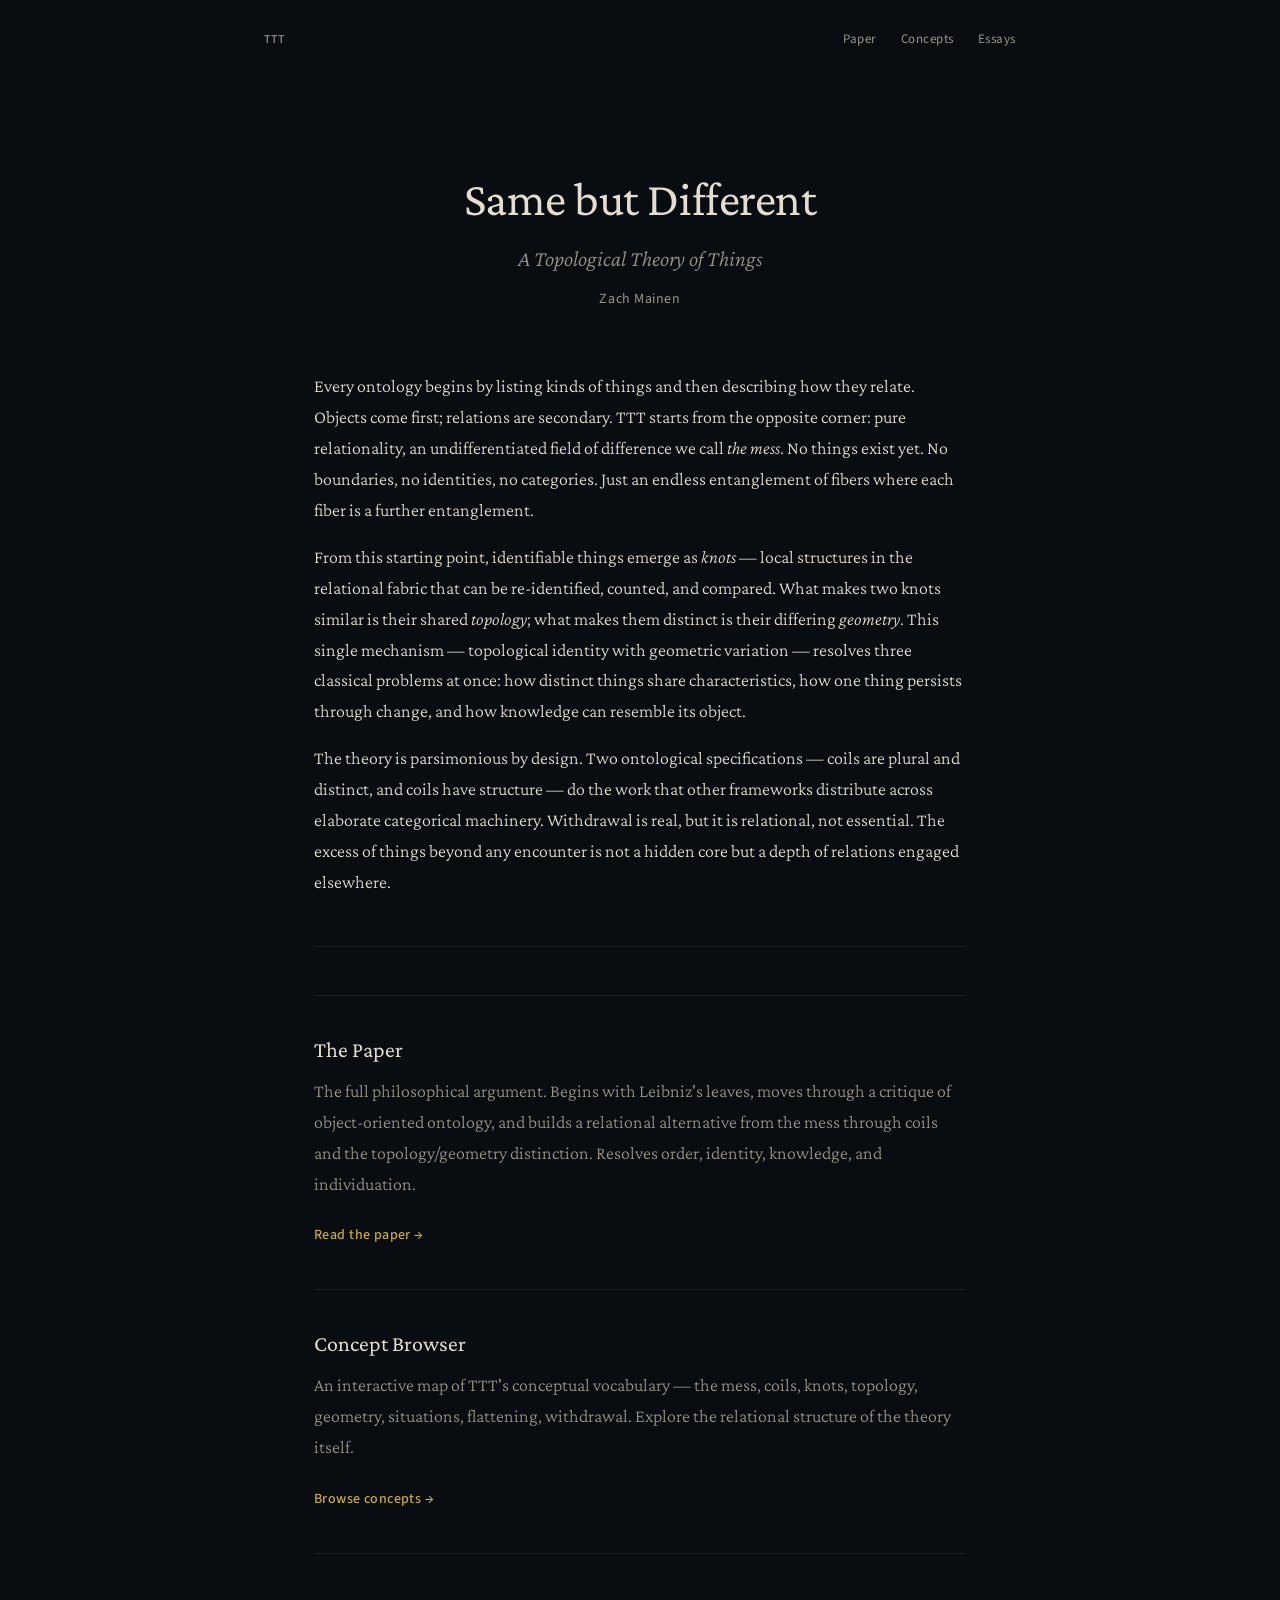
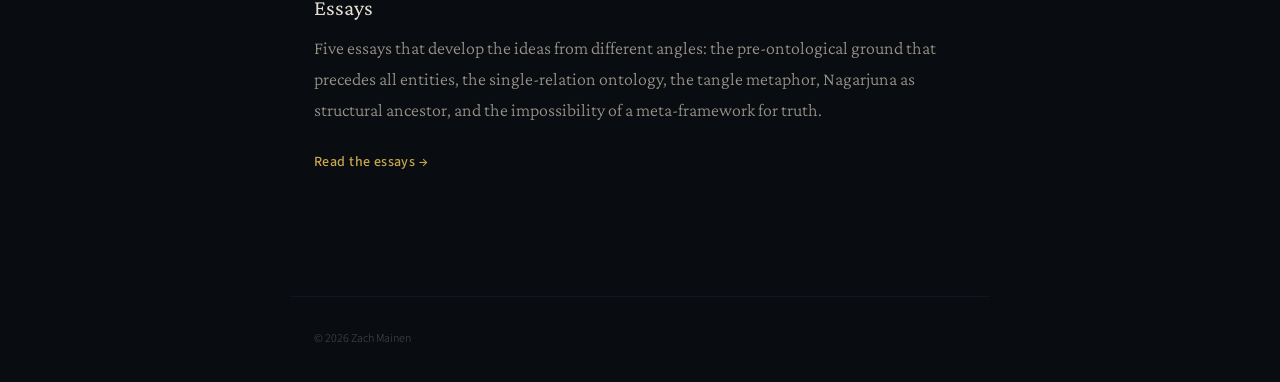
<file: index.html>
<!DOCTYPE html>
<html lang="en">
<head>
<meta charset="UTF-8">
<meta name="viewport" content="width=device-width, initial-scale=1.0">
<title>Same but Different: A Topological Theory of Things</title>
<link rel="stylesheet" href="style.css">
<meta name="description" content="A relational ontology where objects emerge as knots in the mess. By Zach Mainen.">
</head>
<body>

<nav class="site-nav">
  <a href="/" class="nav-title">TTT</a>
  <div class="nav-links">
    <a href="paper.html">Paper</a>
    <a href="concepts/">Concepts</a>
    <a href="essays/">Essays</a>
  </div>
</nav>

<div class="hero">
  <h1>Same but Different</h1>
  <p class="subtitle">A Topological Theory of Things</p>
  <p class="author">Zach Mainen</p>
</div>

<div class="content">

  <p>Every ontology begins by listing kinds of things and then describing how they relate. Objects come first; relations are secondary. TTT starts from the opposite corner: pure relationality, an undifferentiated field of difference we call <em>the mess</em>. No things exist yet. No boundaries, no identities, no categories. Just an endless entanglement of fibers where each fiber is a further entanglement.</p>

  <p>From this starting point, identifiable things emerge as <em>knots</em>&thinsp;&mdash;&thinsp;local structures in the relational fabric that can be re-identified, counted, and compared. What makes two knots similar is their shared <em>topology</em>; what makes them distinct is their differing <em>geometry</em>. This single mechanism&thinsp;&mdash;&thinsp;topological identity with geometric variation&thinsp;&mdash;&thinsp;resolves three classical problems at once: how distinct things share characteristics, how one thing persists through change, and how knowledge can resemble its object.</p>

  <p>The theory is parsimonious by design. Two ontological specifications&thinsp;&mdash;&thinsp;coils are plural and distinct, and coils have structure&thinsp;&mdash;&thinsp;do the work that other frameworks distribute across elaborate categorical machinery. Withdrawal is real, but it is relational, not essential. The excess of things beyond any encounter is not a hidden core but a depth of relations engaged elsewhere.</p>

  <hr>

  <div class="section-card">
    <h2>The Paper</h2>
    <p>The full philosophical argument. Begins with Leibniz's leaves, moves through a critique of object-oriented ontology, and builds a relational alternative from the mess through coils and the topology/geometry distinction. Resolves order, identity, knowledge, and individuation.</p>
    <a href="paper.html" class="section-link">Read the paper &rarr;</a>
  </div>

  <div class="section-card">
    <h2>Concept Browser</h2>
    <p>An interactive map of TTT's conceptual vocabulary&thinsp;&mdash;&thinsp;the mess, coils, knots, topology, geometry, situations, flattening, withdrawal. Explore the relational structure of the theory itself.</p>
    <a href="concepts/" class="section-link">Browse concepts &rarr;</a>
  </div>

  <div class="section-card">
    <h2>Essays</h2>
    <p>Five essays that develop the ideas from different angles: the pre-ontological ground that precedes all entities, the single-relation ontology, the tangle metaphor, Nagarjuna as structural ancestor, and the impossibility of a meta-framework for truth.</p>
    <a href="essays/" class="section-link">Read the essays &rarr;</a>
  </div>

</div>

<footer class="site-footer">
  &copy; 2026 Zach Mainen
</footer>

</body>
</html>
</file>
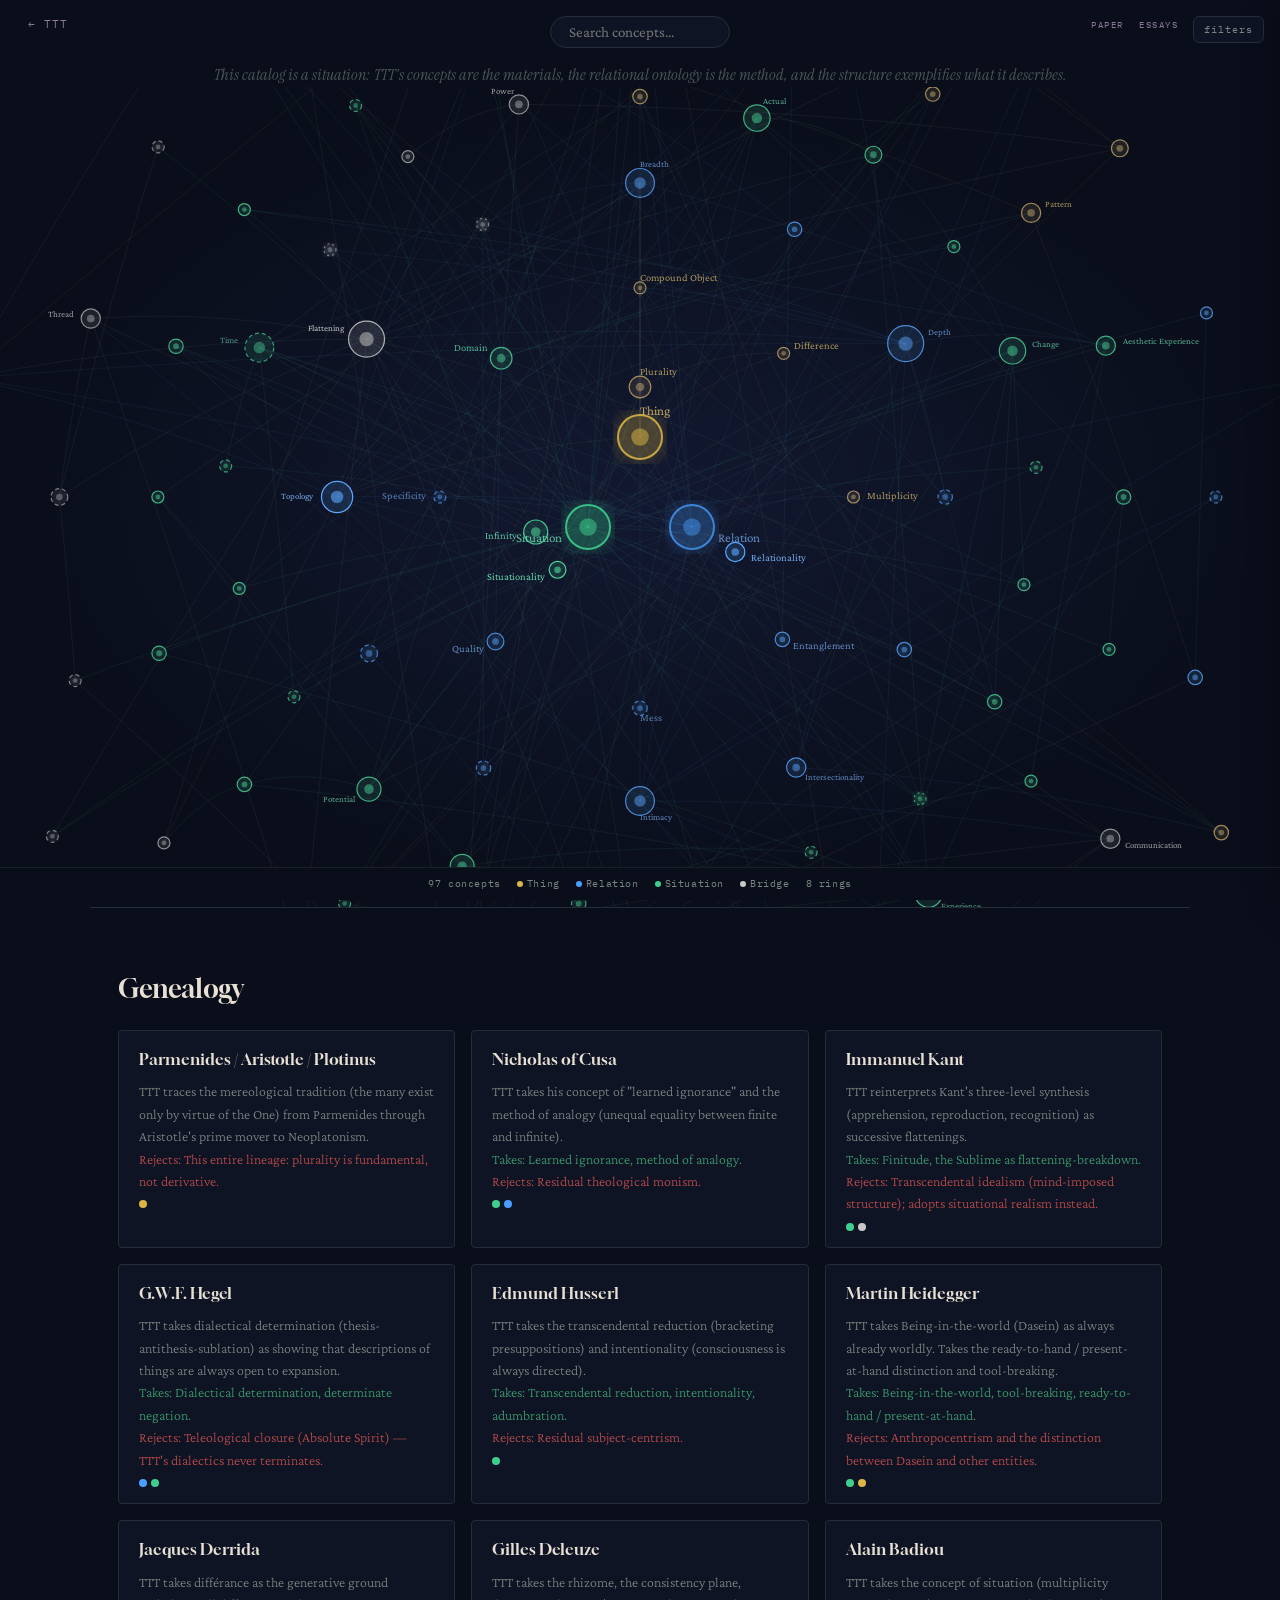
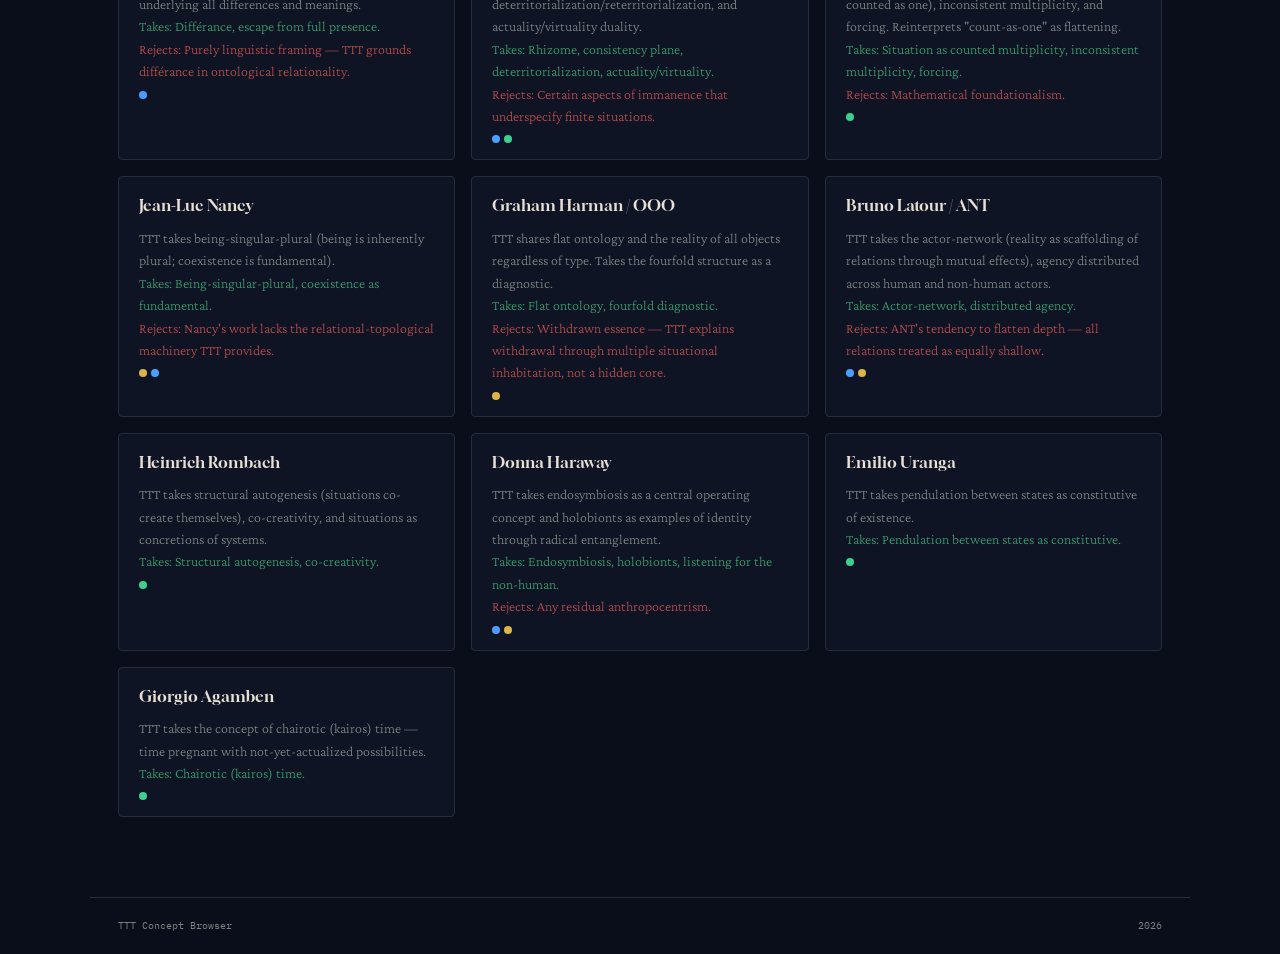
<file: concepts/index.html>
<!DOCTYPE html>
<html lang="en">
<head>
<meta charset="UTF-8">
<meta name="viewport" content="width=device-width, initial-scale=1.0, maximum-scale=5.0, user-scalable=yes">
<title>TTT Concept Browser</title>
<link rel="preconnect" href="https://fonts.googleapis.com">
<link rel="preconnect" href="https://fonts.gstatic.com" crossorigin>
<link href="https://fonts.googleapis.com/css2?family=Gloock&family=Crimson+Pro:ital,wght@0,300;0,400;1,300;1,400&family=IBM+Plex+Mono:wght@300;400&family=Instrument+Serif:ital@0;1&display=optional" rel="stylesheet">
<style>
*, *::before, *::after { box-sizing: border-box; margin: 0; padding: 0; }
:root {
  --bg: #0a0e1a; --bg2: #0f1424; --cream: #e8e0d4; --cream2: #7a8580;
  --gold: #c9a96e; --gold-dim: #2a2318; --silver: #8a7898; --line: #1a2028; --line2: #242d38;
  --thing: #dbb545; --thing-dim: #c9a96e; --relation: #4a9eff; --relation-dim: #7eb8ff;
  --situation: #3ecf8e; --situation-dim: #6ee7b7; --bridge: #c8c8c8;
}
html { scroll-behavior: smooth; }
body { background: var(--bg); color: var(--cream); font-family: 'Crimson Pro', Georgia, serif; line-height: 1.6; }
a { color: var(--gold); text-decoration: none; cursor: pointer; }
a:hover { opacity: 0.8; }

nav { padding: 16px 28px; display: flex; justify-content: space-between; align-items: center; max-width: 1400px; margin: 0 auto; }
.nav-home { font-family: 'Gloock', serif; font-size: 18px; color: var(--cream); }
.nav-links { display: flex; gap: 16px; align-items: center; }
.nav-links a, .nav-links button {
  font-family: 'IBM Plex Mono', monospace; font-size: 9px; letter-spacing: 0.16em;
  text-transform: uppercase; color: var(--silver); background: none; border: none; cursor: pointer;
}
.nav-links a:hover, .nav-links button:hover { color: var(--gold); }

.back-link {
  display: inline-block; font-family: 'IBM Plex Mono', monospace;
  font-size: 11px; letter-spacing: 0.08em; color: var(--silver); padding: 0;
}
.back-link:hover { color: var(--gold); }

.epigraph {
  text-align: center; padding: 12px 28px 0;
  font-family: 'Instrument Serif', serif; font-style: italic;
  font-size: clamp(13px, 1.4vw, 16px); color: var(--cream2); opacity: 0.6;
}

.search-float {
  position: fixed; top: 16px; left: 50%; transform: translateX(-50%); z-index: 100;
  font-family: 'Crimson Pro', serif; font-size: 15px; padding: 7px 18px;
  border: 1px solid var(--line2); border-radius: 20px; background: var(--bg2);
  color: var(--cream); outline: none; width: 180px; min-width: 180px; transition: width 0.3s, border-color 0.3s;
}
.search-float:focus { width: 280px; border-color: var(--gold); }

.active-filters { position: fixed; top: 48px; left: 50%; transform: translateX(-50%); z-index: 100;
  display: flex; gap: 4px; flex-wrap: wrap; justify-content: center; }
.filter-pill { font-family: 'IBM Plex Mono', monospace; font-size: 9px; padding: 2px 8px;
  border-radius: 10px; background: var(--bg2); border: 1px solid var(--line2); color: var(--cream2);
  cursor: pointer; display: flex; align-items: center; gap: 4px; }
.filter-pill:hover { border-color: var(--gold); }
.filter-pill .x { font-size: 11px; }

.graph-wrap { width: 100%; height: calc(100vh - 80px); min-height: 500px; position: relative; overflow: hidden; cursor: grab; }
.graph-wrap:active { cursor: grabbing; }
.graph-wrap svg { position: absolute; top: 0; left: 0; }

.tooltip {
  position: fixed; z-index: 200; pointer-events: none;
  background: var(--bg2); border: 1px solid var(--line2); border-radius: 6px;
  padding: 8px 12px; max-width: 280px; opacity: 0; transition: opacity 0.15s;
  box-shadow: 0 4px 20px rgba(0,0,0,0.4);
}
.tooltip.visible { opacity: 1; }
.tooltip .tt-name { font-family: 'Gloock', serif; font-size: 14px; color: var(--cream); margin-bottom: 2px; }
.tooltip .tt-def { font-family: 'Crimson Pro', serif; font-size: 12px; font-weight: 300;
  color: var(--cream2); line-height: 1.4;
  display: -webkit-box; -webkit-line-clamp: 2; -webkit-box-orient: vertical; overflow: hidden; }

.panel-overlay {
  position: fixed; top: 0; right: -420px; width: 400px; max-width: 90vw; height: 100vh;
  background: var(--bg2); border-left: 1px solid var(--line2); z-index: 300;
  overflow-y: auto; transition: right 0.3s ease; padding: 32px 28px;
  box-shadow: -8px 0 40px rgba(0,0,0,0.4);
}
.panel-overlay.open { right: 0; }
.panel-close { position: absolute; top: 16px; right: 16px; background: none; border: none;
  color: var(--cream2); font-size: 20px; cursor: pointer; line-height: 1; }
.panel-close:hover { color: var(--cream); }

.card-title { font-family: 'Gloock', serif; font-size: 26px; font-weight: 400; color: var(--cream); margin-bottom: 4px; line-height: 1.15; }
.card-alt { font-family: 'IBM Plex Mono', monospace; font-size: 11px; color: var(--cream2); }
.card-badges { display: flex; gap: 6px; flex-wrap: wrap; margin: 12px 0; }
.badge { font-family: 'IBM Plex Mono', monospace; font-size: 9px; letter-spacing: 0.1em;
  text-transform: uppercase; padding: 2px 8px; border-radius: 3px; }
.badge-ring { border: 1px solid var(--gold); color: var(--gold); }
.badge-family { border: 1px solid; padding: 2px 8px; }
.badge-maturity { color: #fff; }
.badge-mat-formalized { background: #2d8a6a; }
.badge-mat-polished { background: #3a9a6a; }
.badge-mat-developed { background: #3a7a9a; }
.badge-mat-sketched { background: #b89a3a; }
.badge-mat-stub { background: #b84a4a; }
.badge-mat-proposed { background: #8a5aaa; }
.badge-type { background: transparent; color: var(--silver); border: 1px solid var(--silver); }
.badge-author { border-radius: 50%; width: 22px; height: 22px; display: flex; align-items: center;
  justify-content: center; font-size: 8px; font-weight: 700; }
.badge-author-zm { background: #c9a96e22; color: #c9a96e; border: 1px solid #c9a96e; }
.badge-author-rs { background: #4a9eff22; color: #4a9eff; border: 1px solid #4a9eff; }
.badge-author-gg { background: #3ecf8e22; color: #3ecf8e; border: 1px solid #3ecf8e; }
.badge-author-collab { background: #c8c8c822; color: #c8c8c8; border: 1px solid #c8c8c8; }

.card-def { font-family: 'Crimson Pro', serif; font-size: 16px; font-weight: 300;
  line-height: 1.65; color: var(--cream2); margin: 16px 0; }
.card-fields { display: grid; grid-template-columns: 100px 1fr; gap: 6px 12px; font-size: 14px; }
.card-label { font-family: 'IBM Plex Mono', monospace; font-size: 9px; letter-spacing: 0.1em;
  text-transform: uppercase; color: var(--silver); padding-top: 3px; }
.card-value { color: var(--cream2); font-family: 'Crimson Pro', serif; font-weight: 300; line-height: 1.5; }
.card-value a { color: var(--gold); cursor: pointer; }
.card-value a:hover { text-decoration: underline; }
.haak-callout { margin: 12px 0; padding: 10px 14px; border-left: 2px solid var(--gold-dim);
  background: rgba(201,169,110,0.04); border-radius: 0 4px 4px 0; }
.haak-callout .card-label { margin-bottom: 4px; }

.pill { display: inline-block; font-family: 'IBM Plex Mono', monospace; font-size: 10px;
  padding: 2px 8px; border: 1px solid var(--line2); border-radius: 12px;
  color: var(--gold); cursor: pointer; margin: 2px 2px; transition: background 0.2s; }
.pill:hover { background: var(--gold-dim); }
.belongings-list { list-style: none; padding: 0; font-family: 'IBM Plex Mono', monospace;
  font-size: 10px; line-height: 1.8; color: var(--cream2); }
.belongings-list .bq { color: var(--silver); font-style: italic; }

.stats-bar { position: fixed; bottom: 0; left: 0; right: 0; z-index: 100;
  display: flex; justify-content: center; align-items: center; gap: 16px; padding: 8px 20px;
  font-family: 'IBM Plex Mono', monospace; font-size: 10px; letter-spacing: 0.06em;
  color: var(--cream2); background: var(--bg); border-top: 1px solid var(--line); }
.stat-dot { width: 6px; height: 6px; border-radius: 50%; display: inline-block; margin-right: 4px; }

.filters-toggle { position: fixed; top: 16px; right: 16px; z-index: 100;
  background: var(--bg2); border: 1px solid var(--line2); border-radius: 6px;
  color: var(--cream2); font-family: 'IBM Plex Mono', monospace; font-size: 10px;
  padding: 6px 10px; cursor: pointer; letter-spacing: 0.1em; }
.filters-toggle:hover { color: var(--cream); border-color: var(--gold); }
.filters-panel { position: fixed; top: 48px; right: 16px; z-index: 100;
  background: var(--bg2); border: 1px solid var(--line2); border-radius: 6px;
  padding: 16px; display: none; flex-direction: column; gap: 8px;
  box-shadow: 0 4px 20px rgba(0,0,0,0.4); }
.filters-panel.open { display: flex; }
.filters-panel label { font-family: 'IBM Plex Mono', monospace; font-size: 10px; color: var(--cream2);
  display: flex; align-items: center; gap: 6px; cursor: pointer; }
.filters-panel select {
  font-family: 'IBM Plex Mono', monospace; font-size: 10px; padding: 4px 8px;
  border: 1px solid var(--line2); border-radius: 3px; background: var(--bg);
  color: var(--cream); cursor: pointer; outline: none; }

.genealogy-section { padding: 60px 28px 80px; max-width: 1100px; margin: 0 auto;
  border-top: 1px solid var(--line2); }
.genealogy-section h2 { font-family: 'Gloock', serif; font-size: 26px; font-weight: 400;
  color: var(--cream); margin-bottom: 20px; }
.genealogy-grid { display: grid; grid-template-columns: repeat(auto-fill, minmax(280px, 1fr)); gap: 16px; }
.gen-card { border: 1px solid var(--line2); border-radius: 4px; padding: 16px 20px; background: var(--bg2); }
.gen-name { font-family: 'Gloock', serif; font-size: 16px; color: var(--cream); margin-bottom: 8px; }
.gen-body { font-family: 'Crimson Pro', serif; font-size: 14px; font-weight: 300; line-height: 1.6; color: var(--cream2); }
.gen-takes { color: #3a9a6a; }
.gen-rejects { color: #b84a4a; }
.gen-pillar-dots { display: flex; gap: 4px; margin-top: 8px; }
.gen-pillar-dot { width: 8px; height: 8px; border-radius: 50%; }

footer { border-top: 1px solid var(--line2); padding: 20px 28px;
  max-width: 1100px; margin: 0 auto;
  display: flex; justify-content: space-between;
  font-family: 'IBM Plex Mono', monospace; font-size: 10px; color: var(--cream2); }

@keyframes pulse-glow { 0%, 100% { filter: brightness(1); } 50% { filter: brightness(1.4); } }
@keyframes proposed-pulse { 0%, 100% { opacity: 0.7; } 50% { opacity: 0.9; } }

@media (max-width: 700px) {
  .panel-overlay { width: 100vw; max-width: 100vw; }
  .search-float { width: 140px; }
  .search-float:focus { width: 220px; }
  .genealogy-grid { grid-template-columns: 1fr; }
}
</style>
</head>
<body>
<nav>
  <a href="/" class="back-link">&larr; TTT</a>
  <div class="nav-links"><a href="../paper.html">Paper</a> <a href="../essays/">Essays</a> <a href="#genealogy">genealogy</a></div>
</nav>

<div class="epigraph">This catalog is a situation: TTT's concepts are the materials, the relational ontology is the method, and the structure exemplifies what it describes.</div>

<input type="text" class="search-float" id="search-input" placeholder="Search concepts...">
<button class="filters-toggle" id="filters-toggle">filters</button>
<div class="filters-panel" id="filters-panel">
  <select id="filter-ring"><option value="">All rings</option>
    <option value="0">Center (pillars)</option><option value="1">Ring 1 (axioms)</option>
    <option value="2">Ring 2 (features)</option><option value="3">Ring 3 (operators)</option>
    <option value="4">Ring 4 (dynamics)</option><option value="5">Ring 5 (experience)</option>
    <option value="6">Ring 6 (knowledge)</option><option value="7">Ring 7 (applied)</option>
  </select>
  <select id="filter-family"><option value="">All families</option>
    <option value="thing">Thing</option><option value="relation">Relation</option>
    <option value="situation">Situation</option><option value="bridge">Bridge</option>
  </select>
  <select id="filter-maturity"><option value="">All maturity</option>
    <option value="formalized">Formalized</option><option value="polished">Polished</option>
    <option value="developed">Developed</option><option value="sketched">Sketched</option>
    <option value="proposed">Proposed</option><option value="stub">Stub</option>
  </select>
  <select id="filter-author"><option value="">All authors</option>
    <option value="ZM">ZM</option><option value="RS">RS</option>
    <option value="GG">GG</option><option value="collaborative">Collaborative</option>
  </select>
</div>
<div class="active-filters" id="active-filters"></div>

<div class="tooltip" id="tooltip"><div class="tt-name"></div><div class="tt-def"></div></div>

<div class="graph-wrap" id="graph-wrap"><svg id="graph"></svg></div>

<div class="panel-overlay" id="panel">
  <button class="panel-close" id="panel-close">&times;</button>
  <div id="panel-content"></div>
</div>

<div class="stats-bar" id="stats-bar"></div>

<section class="genealogy-section" id="genealogy">
  <h2>Genealogy</h2>
  <div class="genealogy-grid" id="genealogy-grid"></div>
</section>

<footer><span>TTT Concept Browser</span><span>2026</span></footer>

<script>

const CONCEPTS = [
  {id:"plurality",num:1,name:"Plurality",alt:"Equivalency",layer:0,type:"quality-like",def:"Everything that exists is a set of equivalent, elemental things. No thing is ordered above or below any other; all share equal ontological status. There is more than one thing.",presupposes:[],maturity:"developed",author:"ZM",source:"ttt-v1-0.md",haak:null,belongings:["Plurality \u2192 TTT-corpus (member)","Plurality \u2192 ZM (author)","Plurality \u2192 ttt-v1-0.md (defined-in)","Plurality \u2192 R4/ontology-02 [HAAK] (correspondence)"]},
  {id:"relationality",num:2,name:"Relationality",alt:"Qualities",layer:0,type:"quality-like",def:"The qualities of things are their relations to other things. Relations do not exist apart from the things they relate. The substance of things is in their relations rather than in intrinsic, independent properties.",presupposes:[],maturity:"formalized",author:"ZM / collaborative",source:"ttt-v1-0.md, relationality-vs.md",haak:null,belongings:["Relationality \u2192 TTT-corpus (member)","Relationality \u2192 ZM (author)","Relationality \u2192 ttt-v1-0.md (defined-in)","Relationality \u2192 Ontology-02 [HAAK] (correspondence)"]},
  {id:"situationality",num:3,name:"Situationality",layer:0,type:"quality-like",def:"Situations are non-exclusive limited subsets of things and their relations. The same thing inhabits multiple situations simultaneously. Situations are characterized by transience, provisionality, and dynamism.",presupposes:[],maturity:"formalized",author:"ZM / collaborative",source:"ttt-v1-0.md, situation.md",haak:null,belongings:["Situationality \u2192 TTT-corpus (member)","Situationality \u2192 ZM (author)","Situationality \u2192 ttt-v1-0.md (defined-in)","Situationality \u2192 Ontology-01 Def.10 [HAAK] (correspondence)"]},
  {id:"infinity",num:4,name:"Infinity",alt:"Orders of Reality",layer:0,type:"quality-like",def:"There is no complete world, no all-encompassing top situation, no fundamental bedrock situation. Things have unlimited kinds of relationships and are thus infinite and mostly inaccessible. Situations are finite; things are inexhaustible.",presupposes:[],maturity:"polished",author:"ZM / collaborative",source:"ttt-v1-0.md, elements.md",haak:null,belongings:["Infinity \u2192 TTT-corpus (member)","Infinity \u2192 ZM (author)","Infinity \u2192 ttt-v1-0.md (defined-in)","Infinity \u2192 open quality graph [HAAK] (correspondence)"]},
  {id:"thing",num:5,name:"Thing",layer:1,type:"entity-like",def:"An element of existence; not reducible to its relations but constituted by them. Everything that is not exhausted by any one situation. Defined not by a substantial core but by infinite relational character.",presupposes:["plurality"],maturity:"polished",author:"ZM / RS",source:"thing.md",haak:null,belongings:["Thing \u2192 Plurality (presupposition)","Thing \u2192 TTT-corpus (member)","Thing \u2192 ZM (author)","Thing \u2192 thing.md (defined-in)","Thing \u2192 Entity [HAAK] (correspondence)"]},
  {id:"relation",num:6,name:"Relation",layer:1,type:"quality-like",def:"The fundamental fabric of reality. Relations are what things are, not what connects them. A thing is a complex of relations without needing an underlying substance. TTT's textile register uses \"fiber\" as an alternative name for relation.",presupposes:["relationality"],maturity:"developed",author:"collaborative",source:"ttt-v1-0.md, how-relations-coil-up-short.md",haak:null,belongings:["Relation \u2192 Relationality (presupposition)","Relation \u2192 TTT-corpus (member)","Relation \u2192 collaborative (author)","Relation \u2192 ttt-v1-0.md (defined-in)","Relation \u2192 Ontology-02 [HAAK] (correspondence)"]},
  {id:"situation",num:7,name:"Situation",layer:1,type:"situation-like",def:"A concrete, finite configuration of things and their relations. The primary site where things become manifest and interact. Always provisional and non-exclusive.",presupposes:["situationality","relationality","plurality"],maturity:"polished",author:"collaborative",source:"situation.md, why-everything-is-a-situation.md",haak:null,belongings:["Situation \u2192 Situationality (presupposition)","Situation \u2192 Relationality (presupposition)","Situation \u2192 Plurality (presupposition)","Situation \u2192 TTT-corpus (member)","Situation \u2192 collaborative (author)","Situation \u2192 situation.md (defined-in)","Situation \u2192 Ontology-01 Def.10 [HAAK] (correspondence)"]},
  {id:"mess",num:8,name:"Mess",alt:"Undifferentiated Multiplicity",layer:1,type:"quality-like",def:"The pre-ontological ground \u2014 pure relationality without identifiable individual entities. Not a limit of the ontology but its precondition. You cannot represent mess as an entity because representing IS the act of differentiating.",presupposes:["relationality"],maturity:"sketched",author:"ZM",source:"different-different-but-same.md",haak:null,belongings:["Mess \u2192 Relationality (presupposition)","Mess \u2192 TTT-corpus (member)","Mess \u2192 ZM (author)","Mess \u2192 different-different-but-same.md (defined-in)","Mess \u2192 entity-creation [HAAK] (correspondence)"]},
  {id:"quality",num:9,name:"Quality",alt:"as Relation",layer:2,type:"quality-like",def:"Not an inherent property but the relational way a thing presents itself within a situation. Qualities are the relations through which a thing is present to itself and other things as a specific something.",presupposes:["thing","relation","situation"],maturity:"developed",author:"collaborative",source:"qualities-as-relations.md",haak:null,belongings:["Quality \u2192 Thing (presupposition)","Quality \u2192 Relation (presupposition)","Quality \u2192 Situation (presupposition)","Quality \u2192 TTT-corpus (member)","Quality \u2192 collaborative (author)","Quality \u2192 qualities-as-relations.md (defined-in)","Quality \u2192 Ontology-02 [HAAK] (correspondence)"]},
  {id:"topology",num:10,name:"Topology",layer:2,type:"quality-like",def:"The stable style of relational configuration that defines identity through time while allowing geometrical variation. The invariant structure of a relational pattern that remains constant across geometric variations.",presupposes:["relation","thing"],maturity:"formalized",author:"ZM / collaborative",source:"different-different-but-same.md, plural-manifesto.md",haak:null,belongings:["Topology \u2192 Relation (presupposition)","Topology \u2192 Thing (presupposition)","Topology \u2192 TTT-corpus (member)","Topology \u2192 ZM (author)","Topology \u2192 different-different-but-same.md (defined-in)","Topology \u2192 Ontology-01 Def.8 [HAAK] (correspondence)"]},
  {id:"geometry",num:11,name:"Geometry",layer:2,type:"quality-like",def:"The specific spatial or configurational instantiation of a topology. Multiple geometries are compatible with a single topology, creating \"wiggle room\" \u2014 determination via topology, freedom via geometric variation.",presupposes:["topology"],maturity:"developed",author:"ZM",source:"different-different-but-same.md",haak:null,belongings:["Geometry \u2192 Topology (presupposition)","Geometry \u2192 TTT-corpus (member)","Geometry \u2192 ZM (author)","Geometry \u2192 different-different-but-same.md (defined-in)","Geometry \u2192 Ontology-01 Def.9/10 [HAAK] (correspondence)"]},
  {id:"coil",num:12,name:"Coil",layer:2,type:"quality-like",def:"A locality or domain within undifferentiated relational multiplicity; a partial grouping of relations that exhibits structure and pattern. Coils impose ordering on the mess by virtue of their structure.",presupposes:["mess","topology"],maturity:"developed",author:"ZM",source:"different-different-but-same.md",haak:null,belongings:["Coil \u2192 Mess (presupposition)","Coil \u2192 Topology (presupposition)","Coil \u2192 TTT-corpus (member)","Coil \u2192 ZM (author)","Coil \u2192 different-different-but-same.md (defined-in)"]},
  {id:"domain",num:13,name:"Domain",layer:2,type:"situation-like",def:"A type of situational entanglement sharing analogous relational structures. A set of one or more qualities defining a space of interaction for things that share those qualities.",presupposes:["situation","quality"],maturity:"developed",author:"collaborative",source:"plural-manifesto.md",haak:null,belongings:["Domain \u2192 Situation (presupposition)","Domain \u2192 Quality (presupposition)","Domain \u2192 TTT-corpus (member)","Domain \u2192 collaborative (author)","Domain \u2192 plural-manifesto.md (defined-in)","Domain \u2192 Ontology-01 Def.4 [HAAK] (correspondence)"]},
  {id:"realm",num:14,name:"Realm",layer:2,type:"situation-like",def:"A set of situations sharing a common set of things and relations \u2014 a field, area, sense, or layer of reality. All realms are equally real.",presupposes:["situation","breadth"],maturity:"developed",author:"collaborative",source:"realm.md",haak:null,belongings:["Realm \u2192 Situation (presupposition)","Realm \u2192 Breadth (presupposition)","Realm \u2192 TTT-corpus (member)","Realm \u2192 collaborative (author)","Realm \u2192 realm.md (defined-in)"]},
  {id:"entanglement",num:15,name:"Entanglement",layer:2,type:"situation-like",def:"A unique, delimited clustering of relations and things constituting a situation. Every entanglement is different from every other; an endless inexhaustible manifold exists.",presupposes:["relation","situation"],maturity:"developed",author:"collaborative",source:"plural-manifesto.md",haak:null,belongings:["Entanglement \u2192 Relation (presupposition)","Entanglement \u2192 Situation (presupposition)","Entanglement \u2192 TTT-corpus (member)","Entanglement \u2192 collaborative (author)","Entanglement \u2192 plural-manifesto.md (defined-in)","Entanglement \u2192 Ontology-09 [HAAK] (correspondence)"]},
  {id:"intersectionality",num:16,name:"Intersectionality",layer:2,type:"quality-like",def:"The relational complexity of things that occupy various situations simultaneously. Any one situation only exhibits a part of a thing's qualities because it contains only a limited part of its relations.",presupposes:["thing","situation","depth"],maturity:"developed",author:"ZM / collaborative",source:"situation.md",haak:null,belongings:["Intersectionality \u2192 Thing (presupposition)","Intersectionality \u2192 Situation (presupposition)","Intersectionality \u2192 Depth (presupposition)","Intersectionality \u2192 TTT-corpus (member)","Intersectionality \u2192 ZM (author)","Intersectionality \u2192 situation.md (defined-in)","Intersectionality \u2192 Ontology-12 [HAAK] (correspondence)"]},
  {id:"depth",num:17,name:"Depth",layer:2,type:"quality-like",def:"How many different aspects or relations of things a situation captures. A deep situation includes many different relations. Because any situation excludes some aspects, a thing is always deeper than what it exposes.",presupposes:["relation","situation"],maturity:"developed",author:"ZM / collaborative",source:"depth.md",haak:null,belongings:["Depth \u2192 Relation (presupposition)","Depth \u2192 Situation (presupposition)","Depth \u2192 TTT-corpus (member)","Depth \u2192 ZM (author)","Depth \u2192 depth.md (defined-in)"]},
  {id:"breadth",num:18,name:"Breadth",layer:2,type:"quality-like",def:"How many different things a situation encompasses. Broad situations include many things; breadth and depth tend to be inversely related.",presupposes:["situation","thing"],maturity:"developed",author:"ZM / collaborative",source:"breadth.md",haak:null,belongings:["Breadth \u2192 Situation (presupposition)","Breadth \u2192 Thing (presupposition)","Breadth \u2192 TTT-corpus (member)","Breadth \u2192 ZM (author)","Breadth \u2192 breadth.md (defined-in)"]},
  {id:"specificity",num:19,name:"Specificity",layer:2,type:"quality-like",def:"The unique relational configuration that makes each thing distinct. Even the undifferentiated mess has complete specificity because every bit is entangled with every other in a different way.",presupposes:["relation"],maturity:"sketched",author:"ZM",source:"different-different-but-same.md",haak:null,belongings:["Specificity \u2192 Relation (presupposition)","Specificity \u2192 TTT-corpus (member)","Specificity \u2192 ZM (author)","Specificity \u2192 different-different-but-same.md (defined-in)"]},
  {id:"difference",num:20,name:"Difference",layer:2,type:"method-like",def:"The classification of things as not the same. Both the shallowest and broadest realm; the foundation for language and mathematics.",presupposes:["thing","plurality"],maturity:"developed",author:"ZM",source:"breadth.md",haak:null,belongings:["Difference \u2192 Thing (presupposition)","Difference \u2192 Plurality (presupposition)","Difference \u2192 TTT-corpus (member)","Difference \u2192 ZM (author)","Difference \u2192 breadth.md (defined-in)"]},
  {id:"flattening",num:21,name:"Flattening",layer:3,type:"method-like",def:"The substitution of a thing by a limited set of its relationships. Increasing breadth while decreasing depth. Not a loss of reality but a perspectival compression that makes interaction possible. Ubiquitous, necessary, and dangerous.",presupposes:["depth","breadth","thing","situation"],maturity:"formalized",author:"ZM / collaborative",source:"flattening.md",haak:null,belongings:["Flattening \u2192 Depth (presupposition)","Flattening \u2192 Breadth (presupposition)","Flattening \u2192 Thing (presupposition)","Flattening \u2192 Situation (presupposition)","Flattening \u2192 TTT-corpus (member)","Flattening \u2192 ZM (author)","Flattening \u2192 flattening.md (defined-in)"]},
  {id:"focusing",num:22,name:"Focusing",layer:3,type:"method-like",def:"Increasing depth while decreasing breadth; concentrating relational intensity on fewer entanglements. The complementary operation to flattening.",presupposes:["depth","breadth"],maturity:"sketched",author:"collaborative",source:"plural-manifesto.md",haak:null,belongings:["Focusing \u2192 Depth (presupposition)","Focusing \u2192 Breadth (presupposition)","Focusing \u2192 TTT-corpus (member)","Focusing \u2192 collaborative (author)","Focusing \u2192 plural-manifesto.md (defined-in)"]},
  {id:"reach",num:23,name:"Reach",layer:3,type:"quality-like",def:"The product of breadth and depth. If reach is conserved, change in depth implies reciprocal change in breadth.",presupposes:["breadth","depth"],maturity:"sketched",author:"collaborative",source:"plural-manifesto.md",haak:null,belongings:["Reach \u2192 Breadth (presupposition)","Reach \u2192 Depth (presupposition)","Reach \u2192 TTT-corpus (member)","Reach \u2192 collaborative (author)","Reach \u2192 plural-manifesto.md (defined-in)"]},
  {id:"knot",num:24,name:"Knot",alt:"Topological Knot",layer:3,type:"entity-like",def:"An entanglement with persistent topology \u2014 persistent homologous relations. Knots correspond to objects or processes; relatively stable clusters of relations maintaining identity through change.",presupposes:["topology","entanglement"],maturity:"developed",author:"collaborative",source:"principles-pluralistic-relational-situational-ontology.md",haak:null,belongings:["Knot \u2192 Topology (presupposition)","Knot \u2192 Entanglement (presupposition)","Knot \u2192 TTT-corpus (member)","Knot \u2192 collaborative (author)","Knot \u2192 Ontology-01 Def.8 [HAAK] (correspondence)"]},
  {id:"pattern",num:25,name:"Pattern",layer:3,type:"quality-like",def:"A shared or common topology appearing across different situational entanglements; regular relational configurations that permit transfer of knowledge between situations.",presupposes:["topology","domain"],maturity:"developed",author:"collaborative",source:"principles-pluralistic-relational-situational-ontology.md",haak:null,belongings:["Pattern \u2192 Topology (presupposition)","Pattern \u2192 Domain (presupposition)","Pattern \u2192 TTT-corpus (member)","Pattern \u2192 collaborative (author)","Pattern \u2192 Ontology-01 Def.8 [HAAK] (correspondence)"]},
  {id:"tension",num:26,name:"Tension",layer:3,type:"quality-like",def:"Stresses that form as things weave with each other in their situations. The relational pressures emerging from interlacing of things.",presupposes:["relation","situation"],maturity:"sketched",author:"collaborative",source:"principles-pluralistic-relational-situational-ontology.md",haak:null,belongings:["Tension \u2192 Relation (presupposition)","Tension \u2192 Situation (presupposition)","Tension \u2192 TTT-corpus (member)","Tension \u2192 collaborative (author)"]},
  {id:"possible",num:27,name:"Possible",layer:3,type:"quality-like",def:"The full range of relations and configurations that could exist; unlimited and unknowable in totality. Cognitively dependent but not cognitively determined.",presupposes:["relation","situation"],maturity:"developed",author:"GG / RS",source:"possibility.md",haak:null,belongings:["Possible \u2192 Relation (presupposition)","Possible \u2192 Situation (presupposition)","Possible \u2192 TTT-corpus (member)","Possible \u2192 GG (author)","Possible \u2192 possibility.md (defined-in)"]},
  {id:"actual",num:28,name:"Actual",layer:3,type:"quality-like",def:"The relations and configurations currently manifesting in a situation. The present configuration of things. Narrower than both potential and possible.",presupposes:["situation"],maturity:"developed",author:"GG / collaborative",source:"intercontextual-nature-of-experience.md",haak:null,belongings:["Actual \u2192 Situation (presupposition)","Actual \u2192 TTT-corpus (member)","Actual \u2192 GG (author)","Actual \u2192 Ontology-01 Def.10 [HAAK] (correspondence)"]},
  {id:"potential",num:29,name:"Potential",layer:3,type:"quality-like",def:"Between the possible and the actual. The subset of possibilities realizable given current circumstances and constraints.",presupposes:["possible","actual","situation"],maturity:"developed",author:"GG",source:"intercontextual-nature-of-experience.md",haak:null,belongings:["Potential \u2192 Possible (presupposition)","Potential \u2192 Actual (presupposition)","Potential \u2192 Situation (presupposition)","Potential \u2192 TTT-corpus (member)","Potential \u2192 GG (author)"]},
  {id:"time",num:30,name:"Time",layer:3,type:"quality-like",def:"Not a container but a relational structure. The relation of situations extending from current state to future possibilities. Encompasses chronological (Chronos) and generative (Kairos) aspects.",presupposes:["relation","situation"],maturity:"sketched",author:"GG / RS / collaborative",source:"time.md",haak:null,belongings:["Time \u2192 Relation (presupposition)","Time \u2192 Situation (presupposition)","Time \u2192 TTT-corpus (member)","Time \u2192 GG (author)","Time \u2192 time.md (defined-in)","Time \u2192 Ontology-01 [HAAK] (correspondence)"]},
  {id:"change",num:31,name:"Change",layer:3,type:"method-like",def:"An ordering of things manifested across situations as possible relations actualize. Can occur within a situation (reconfiguration) or between situations (creation, destruction, discovery).",presupposes:["relation","actual","situation"],maturity:"developed",author:"collaborative",source:"principles-pluralistic-relational-situational-ontology.md",haak:null,belongings:["Change \u2192 Relation (presupposition)","Change \u2192 Actual (presupposition)","Change \u2192 Situation (presupposition)","Change \u2192 TTT-corpus (member)","Change \u2192 collaborative (author)"]},
  {id:"withdrawal",num:32,name:"Withdrawal",layer:3,type:"quality-like",def:"The aspect of a thing that exceeds its manifestation in any particular situation. Not a substantial core (contra Harman) but the result of things always inhabiting multiple situations.",presupposes:["situation","infinity","intersectionality"],maturity:"developed",author:"ZM / RS",source:"intro-to-ttt-what-is-reality.md",haak:null,belongings:["Withdrawal \u2192 Situation (presupposition)","Withdrawal \u2192 Infinity (presupposition)","Withdrawal \u2192 Intersectionality (presupposition)","Withdrawal \u2192 TTT-corpus (member)","Withdrawal \u2192 ZM (author)"]},
  {id:"givenness",num:33,name:"Givenness",alt:"Facet",layer:3,type:"quality-like",def:"How a thing presents itself within a situation; what is accessible through current relational engagement. Always partial and perspectival.",presupposes:["situation","withdrawal"],maturity:"developed",author:"ZM",source:"intro-to-ttt-what-is-reality.md",haak:null,belongings:["Givenness \u2192 Situation (presupposition)","Givenness \u2192 Withdrawal (presupposition)","Givenness \u2192 TTT-corpus (member)","Givenness \u2192 ZM (author)"]},
  {id:"scale",num:34,name:"Scale",layer:3,type:"quality-like",def:"The depth of situational nesting through which a thing is encountered. Scale is not intrinsic to things \u2014 it is the reach (breadth \u00d7 depth) of the situation in which the thing is read.",presupposes:["situation","breadth","depth","reach","domain"],maturity:"proposed",author:"ZM / collaborative",source:"missing-concepts.md",haak:null,belongings:["Scale \u2192 Situation (presupposition)","Scale \u2192 Breadth (presupposition)","Scale \u2192 Depth (presupposition)","Scale \u2192 Reach (presupposition)","Scale \u2192 Domain (presupposition)","Scale \u2192 TTT-corpus (member)","Scale \u2192 ZM (author)","Scale \u2192 missing-concepts.md (defined-in)","Scale \u2192 domain-subsumption [HAAK] (correspondence)"]},
  {id:"event",num:35,name:"Event",layer:4,type:"situation-like",def:"A situation extended across time in which the reality and depth of things is revealed or transformed. A rupture where genuinely new possibilities emerge. The birth of a new compound thing.",presupposes:["change","situation","time","depth"],maturity:"developed",author:"RS / GG / ZM",source:"events.md",haak:null,belongings:["Event \u2192 Change (presupposition)","Event \u2192 Situation (presupposition)","Event \u2192 Time (presupposition)","Event \u2192 Depth (presupposition)","Event \u2192 TTT-corpus (member)","Event \u2192 RS (author)","Event \u2192 events.md (defined-in)"]},
  {id:"movement",num:36,name:"Movement",layer:4,type:"method-like",def:"Change occurring within a situation; reconfiguration of relational position while the situation persists.",presupposes:["change","situation"],maturity:"sketched",author:"collaborative",source:"principles-pluralistic-relational-situational-ontology.md",haak:null,belongings:["Movement \u2192 Change (presupposition)","Movement \u2192 Situation (presupposition)","Movement \u2192 TTT-corpus (member)","Movement \u2192 collaborative (author)"]},
  {id:"process",num:37,name:"Process",layer:4,type:"entity-like",def:"A knot (topologically persistent entanglement) extended through time; a thing that maintains identity while undergoing change.",presupposes:["knot","time","change"],maturity:"sketched",author:"collaborative",source:"principles-pluralistic-relational-situational-ontology.md",haak:null,belongings:["Process \u2192 Knot (presupposition)","Process \u2192 Time (presupposition)","Process \u2192 Change (presupposition)","Process \u2192 TTT-corpus (member)","Process \u2192 collaborative (author)"]},
  {id:"actualization",num:38,name:"Actualization",layer:4,type:"method-like",def:"The process of potential relations becoming actual within situations. What emerges as some of the possible becomes actual through temporal unfolding.",presupposes:["actual","potential","time"],maturity:"developed",author:"collaborative",source:"core-principles-pluralistic-relational-situational-ontology.md",haak:null,belongings:["Actualization \u2192 Actual (presupposition)","Actualization \u2192 Potential (presupposition)","Actualization \u2192 Time (presupposition)","Actualization \u2192 TTT-corpus (member)","Actualization \u2192 collaborative (author)"]},
  {id:"multiplicity",num:39,name:"Multiplicity",layer:4,type:"quality-like",def:"The reserve of not-yet-presented and unknown relations; unrecognized depths exceeding both known possibilities and current actuality.",presupposes:["possible","relation"],maturity:"developed",author:"collaborative",source:"principles-pluralistic-relational-situational-ontology.md",haak:null,belongings:["Multiplicity \u2192 Possible (presupposition)","Multiplicity \u2192 Relation (presupposition)","Multiplicity \u2192 TTT-corpus (member)","Multiplicity \u2192 collaborative (author)"]},
  {id:"possibility_modal",num:40,name:"Possibility (modal)",layer:4,type:"quality-like",def:"The reserve of not-yet-presented but known relations unfolding through situations and time. Distinguished from the Possible (all that could exist) and the Potential (what can actualize given constraints).",presupposes:["possible","actual","knowledge"],maturity:"sketched",author:"collaborative",source:"principles-pluralistic-relational-situational-ontology.md",haak:null,belongings:["Possibility \u2192 Possible (presupposition)","Possibility \u2192 Actual (presupposition)","Possibility \u2192 Knowledge (presupposition)","Possibility \u2192 TTT-corpus (member)","Possibility \u2192 collaborative (author)"]},
  {id:"circumstance",num:41,name:"Circumstance",layer:4,type:"situation-like",def:"A situation considered as the conditions for development of new situations. The set of relational constraints and potentials shaping what can unfold.",presupposes:["situation","potential"],maturity:"sketched",author:"collaborative",source:"situation.md",haak:null,belongings:["Circumstance \u2192 Situation (presupposition)","Circumstance \u2192 Potential (presupposition)","Circumstance \u2192 TTT-corpus (member)","Circumstance \u2192 collaborative (author)"]},
  {id:"scene",num:42,name:"Scene",layer:4,type:"situation-like",def:"A set of situations considered as a sequence. The temporal ordering of situational transformations.",presupposes:["situation","time"],maturity:"sketched",author:"collaborative",source:"situation.md",haak:null,belongings:["Scene \u2192 Situation (presupposition)","Scene \u2192 Time (presupposition)","Scene \u2192 TTT-corpus (member)","Scene \u2192 collaborative (author)"]},
  {id:"causality",num:43,name:"Causality",layer:4,type:"method-like",def:"The expressed situational order of how changes propagate. Domain-specific rather than universal.",presupposes:["domain","change","actualization"],maturity:"developed",author:"collaborative",source:"principles-pluralistic-relational-situational-ontology.md",haak:null,belongings:["Causality \u2192 Domain (presupposition)","Causality \u2192 Change (presupposition)","Causality \u2192 Actualization (presupposition)","Causality \u2192 TTT-corpus (member)","Causality \u2192 collaborative (author)"]},
  {id:"determination",num:44,name:"Determination",layer:4,type:"method-like",def:"The fixing of particular relational configurations within a situation. A state of affairs determines itself by excluding all relations that do not pertain to it. Domain-specific; never absolute.",presupposes:["situation","domain","change"],maturity:"developed",author:"RS",source:"why-everything-is-a-situation.md",haak:null,belongings:["Determination \u2192 Situation (presupposition)","Determination \u2192 Domain (presupposition)","Determination \u2192 Change (presupposition)","Determination \u2192 TTT-corpus (member)","Determination \u2192 RS (author)"]},
  {id:"implicate_order",num:45,name:"Implicate Order",layer:4,type:"quality-like",def:"The unknowable totality of relations and possibilities; the fullness of reality beyond what can be actualized or expressed in situations.",presupposes:["possible","infinity"],maturity:"sketched",author:"collaborative",source:"principles-pluralistic-relational-situational-ontology.md",haak:null,belongings:["Implicate-Order \u2192 Possible (presupposition)","Implicate-Order \u2192 Infinity (presupposition)","Implicate-Order \u2192 TTT-corpus (member)","Implicate-Order \u2192 collaborative (author)"]},
  {id:"power",num:46,name:"Power",layer:4,type:"quality-like",def:"The potential to flatten, focus, or entangle situations; the capacity to reconfigure relational structures.",presupposes:["flattening","focusing"],maturity:"developed",author:"collaborative",source:"plural-manifesto.md",haak:null,belongings:["Power \u2192 Flattening (presupposition)","Power \u2192 Focusing (presupposition)","Power \u2192 TTT-corpus (member)","Power \u2192 collaborative (author)","Power \u2192 plural-manifesto.md (defined-in)"]},
  {id:"force",num:47,name:"Force",layer:4,type:"method-like",def:"The exercise of power; the actual manifestation of the potential to flatten or focus through action or intervention.",presupposes:["power"],maturity:"developed",author:"collaborative",source:"plural-manifesto.md",haak:null,belongings:["Force \u2192 Power (presupposition)","Force \u2192 TTT-corpus (member)","Force \u2192 collaborative (author)","Force \u2192 plural-manifesto.md (defined-in)"]},
  {id:"intimacy",num:48,name:"Intimacy",layer:4,type:"quality-like",def:"A self-entanglement of internal relations deeper than external relations. An intimate entanglement is deep but narrow in breadth.",presupposes:["depth","breadth","relation"],maturity:"developed",author:"collaborative",source:"principles-pluralistic-relational-situational-ontology.md",haak:null,belongings:["Intimacy \u2192 Depth (presupposition)","Intimacy \u2192 Breadth (presupposition)","Intimacy \u2192 Relation (presupposition)","Intimacy \u2192 TTT-corpus (member)","Intimacy \u2192 collaborative (author)"]},
  {id:"thread",num:49,name:"Thread",layer:4,type:"entity-like",def:"Narrow relational connections interweaving intimate situations. Threads are necessarily flatter than the intimate situations they connect.",presupposes:["intimacy","flattening"],maturity:"developed",author:"collaborative",source:"principles-pluralistic-relational-situational-ontology.md",haak:null,belongings:["Thread \u2192 Intimacy (presupposition)","Thread \u2192 Flattening (presupposition)","Thread \u2192 TTT-corpus (member)","Thread \u2192 collaborative (author)"]},
  {id:"composition",num:50,name:"Composition",layer:4,type:"method-like",def:"Nesting through belonging. A situation composes into a larger situation by belonging to it. The composed whole is a new situation, not a mere sum. Replaces mereology without reinstating the One.",presupposes:["situation","relation","quality","depth"],maturity:"proposed",author:"ZM / collaborative",source:"missing-concepts.md",haak:null,belongings:["Composition \u2192 Situation (presupposition)","Composition \u2192 Relation (presupposition)","Composition \u2192 Quality (presupposition)","Composition \u2192 Depth (presupposition)","Composition \u2192 TTT-corpus (member)","Composition \u2192 ZM (author)","Composition \u2192 missing-concepts.md (defined-in)","Composition \u2192 Ontology-12 [HAAK] (correspondence)"]},
  {id:"history",num:51,name:"History",layer:4,type:"quality-like",def:"The predecessor chain of situations that constitutes a thing's topology. Not external narrative but internal structure. History explains why two topologically similar things are still distinguishable: their predecessor chains diverge.",presupposes:["time","identity","situation","topology","change"],maturity:"proposed",author:"ZM / collaborative",source:"missing-concepts.md",haak:null,belongings:["History \u2192 Time (presupposition)","History \u2192 Identity (presupposition)","History \u2192 Situation (presupposition)","History \u2192 Topology (presupposition)","History \u2192 Change (presupposition)","History \u2192 TTT-corpus (member)","History \u2192 ZM (author)","History \u2192 missing-concepts.md (defined-in)","History \u2192 predecessor-chains [HAAK] (correspondence)"]},
  {id:"experience",num:52,name:"Experience",layer:5,type:"situation-like",def:"The unfolding of things into situations \u2014 a presentation, not a representation. Not restricted to conscious beings; all things have experience through their relational engagements.",presupposes:["relation","situation","actualization"],maturity:"developed",author:"GG / collaborative",source:"principles-pluralistic-relational-situational-ontology.md",haak:null,belongings:["Experience \u2192 Relation (presupposition)","Experience \u2192 Situation (presupposition)","Experience \u2192 Actualization (presupposition)","Experience \u2192 TTT-corpus (member)","Experience \u2192 GG (author)","Experience \u2192 Ontology-05 [HAAK] (correspondence)"]},
  {id:"presentation",num:53,name:"Presentation",layer:5,type:"method-like",def:"The actual appearing of relations within a situation. Contrasts with representation. Presentation is direct engagement with real relations.",presupposes:["experience"],maturity:"developed",author:"collaborative",source:"principles-pluralistic-relational-situational-ontology.md",haak:null,belongings:["Presentation \u2192 Experience (presupposition)","Presentation \u2192 TTT-corpus (member)","Presentation \u2192 collaborative (author)"]},
  {id:"selectivity",num:54,name:"Selectivity",layer:5,type:"method-like",def:"Because situational relations are limited, experience is necessarily selective \u2014 a selection of relations from the broader relational field.",presupposes:["experience","situation"],maturity:"developed",author:"collaborative",source:"principles-pluralistic-relational-situational-ontology.md",haak:null,belongings:["Selectivity \u2192 Experience (presupposition)","Selectivity \u2192 Situation (presupposition)","Selectivity \u2192 TTT-corpus (member)","Selectivity \u2192 collaborative (author)"]},
  {id:"perception",num:55,name:"Perception",layer:5,type:"method-like",def:"Sensitivity to tensions; the receptivity of a thing to relational pressures in its situations. Not merely sensory but relational awareness.",presupposes:["tension","experience"],maturity:"developed",author:"collaborative",source:"principles-pluralistic-relational-situational-ontology.md",haak:null,belongings:["Perception \u2192 Tension (presupposition)","Perception \u2192 Experience (presupposition)","Perception \u2192 TTT-corpus (member)","Perception \u2192 collaborative (author)","Perception \u2192 Ontology-05 [HAAK] (correspondence)"]},
  {id:"action",num:56,name:"Action",layer:5,type:"method-like",def:"The configuration of tensions; the exertion or reconfiguration of internal and external tensions to shape situations.",presupposes:["tension","situation"],maturity:"developed",author:"collaborative",source:"principles-pluralistic-relational-situational-ontology.md",haak:null,belongings:["Action \u2192 Tension (presupposition)","Action \u2192 Situation (presupposition)","Action \u2192 TTT-corpus (member)","Action \u2192 collaborative (author)"]},
  {id:"saliency",num:57,name:"Saliency",layer:5,type:"quality-like",def:"The property of becoming drawn to attention from the sea of surrounding relations. A transitional event from potentiality to actuality within the set of the potential.",presupposes:["potential","actual","experience"],maturity:"developed",author:"GG",source:"intercontextual-nature-of-experience.md",haak:null,belongings:["Saliency \u2192 Potential (presupposition)","Saliency \u2192 Actual (presupposition)","Saliency \u2192 Experience (presupposition)","Saliency \u2192 TTT-corpus (member)","Saliency \u2192 GG (author)"]},
  {id:"surprise",num:58,name:"Surprise",layer:5,type:"situation-like",def:"A transitional event from the possible-but-not-potential to actual. What was not expected suddenly becomes actual, causing rupture or radical shift.",presupposes:["possible","potential","actual"],maturity:"developed",author:"GG",source:"intercontextual-nature-of-experience.md",haak:null,belongings:["Surprise \u2192 Possible (presupposition)","Surprise \u2192 Potential (presupposition)","Surprise \u2192 Actual (presupposition)","Surprise \u2192 TTT-corpus (member)","Surprise \u2192 GG (author)"]},
  {id:"awareness",num:59,name:"Awareness",layer:5,type:"quality-like",def:"The capacity of a thing to change its own situation and therefore its experience. The reflexive ability to alter one's relational configuration. Not limited to conscious beings.",presupposes:["experience","action"],maturity:"developed",author:"collaborative",source:"principles-pluralistic-relational-situational-ontology.md",haak:null,belongings:["Awareness \u2192 Experience (presupposition)","Awareness \u2192 Action (presupposition)","Awareness \u2192 TTT-corpus (member)","Awareness \u2192 collaborative (author)"]},
  {id:"consciousness",num:60,name:"Consciousness",layer:5,type:"quality-like",def:"Continuity of awareness over time; known experience. Not a hard problem but a situational and relational phenomenon.",presupposes:["awareness","time","knowledge"],maturity:"developed",author:"GG / collaborative",source:"principles-pluralistic-relational-situational-ontology.md",haak:null,belongings:["Consciousness \u2192 Awareness (presupposition)","Consciousness \u2192 Time (presupposition)","Consciousness \u2192 Knowledge (presupposition)","Consciousness \u2192 TTT-corpus (member)","Consciousness \u2192 GG (author)"]},
  {id:"mind",num:61,name:"Mind",layer:5,type:"situation-like",def:"A highly focused situation of exquisite intimacy, distinguished by exuberant and stable self-relations and selective, comparatively variable non-self relations.",presupposes:["intimacy","selectivity"],maturity:"developed",author:"collaborative",source:"principles-pluralistic-relational-situational-ontology.md",haak:null,belongings:["Mind \u2192 Intimacy (presupposition)","Mind \u2192 Selectivity (presupposition)","Mind \u2192 TTT-corpus (member)","Mind \u2192 collaborative (author)"]},
  {id:"agency",num:62,name:"Agency / Agent",layer:5,type:"entity-like",def:"Agency is the capacity to change situations through actions. An agent is a system whose actions can change a situation.",presupposes:["action","situation"],maturity:"developed",author:"collaborative",source:"principles-pluralistic-relational-situational-ontology.md",haak:null,belongings:["Agency \u2192 Action (presupposition)","Agency \u2192 Situation (presupposition)","Agency \u2192 TTT-corpus (member)","Agency \u2192 collaborative (author)","Agency \u2192 Ontology-01 Def.2 [HAAK] (correspondence)"]},
  {id:"affordance",num:63,name:"Affordance",layer:5,type:"quality-like",def:"The relational possibilities offered by things within situations. Related to J.J. Gibson's ecological psychology.",presupposes:["thing","relation","potential","agency"],maturity:"sketched",author:"GG",source:"intercontextual-nature-of-experience.md",haak:null,belongings:["Affordance \u2192 Thing (presupposition)","Affordance \u2192 Relation (presupposition)","Affordance \u2192 Potential (presupposition)","Affordance \u2192 Agent (presupposition)","Affordance \u2192 TTT-corpus (member)","Affordance \u2192 GG (author)","Affordance \u2192 Ontology-01 [HAAK] (correspondence)"]},
  {id:"value",num:64,name:"Value",layer:5,type:"quality-like",def:"A necessary component for shaping meaning; creates the valence that makes things matter. Things can be valuable without being meaningful.",presupposes:["situation","relation"],maturity:"developed",author:"GG",source:"intercontextual-nature-of-experience.md",haak:null,belongings:["Value \u2192 Situation (presupposition)","Value \u2192 Relation (presupposition)","Value \u2192 TTT-corpus (member)","Value \u2192 GG (author)"]},
  {id:"meaning",num:65,name:"Meaning",layer:5,type:"quality-like",def:"A layer of history-dependent mixture of value and affordance clothed over whatever lies salient for an organism in a specific situation.",presupposes:["value","affordance","saliency"],maturity:"developed",author:"GG",source:"intercontextual-nature-of-experience.md",haak:null,belongings:["Meaning \u2192 Value (presupposition)","Meaning \u2192 Affordance (presupposition)","Meaning \u2192 Saliency (presupposition)","Meaning \u2192 TTT-corpus (member)","Meaning \u2192 GG (author)"]},
  {id:"knowledge",num:66,name:"Knowledge",layer:6,type:"situation-like",def:"The power to control a situation; a relation between knower and known. Limited and always involves an unknown. Situational rather than absolute.",presupposes:["power","situation","agency"],maturity:"developed",author:"collaborative",source:"principles-pluralistic-relational-situational-ontology.md",haak:null,belongings:["Knowledge \u2192 Power (presupposition)","Knowledge \u2192 Situation (presupposition)","Knowledge \u2192 Agent (presupposition)","Knowledge \u2192 TTT-corpus (member)","Knowledge \u2192 collaborative (author)"]},
  {id:"unknown",num:67,name:"Unknown",layer:6,type:"quality-like",def:"All relations of a knower not constituting the known. Simply relations out of the scope of the current knowing situation.",presupposes:["knowledge","relation"],maturity:"developed",author:"collaborative",source:"known-and-unknown.md",haak:null,belongings:["Unknown \u2192 Knowledge (presupposition)","Unknown \u2192 Relation (presupposition)","Unknown \u2192 TTT-corpus (member)","Unknown \u2192 collaborative (author)","Unknown \u2192 known-and-unknown.md (defined-in)"]},
  {id:"homology",num:68,name:"Homology",layer:6,type:"quality-like",def:"A useful similarity or correspondence between knowledge and its referent. Permits transfer of insights across domains.",presupposes:["knowledge","pattern"],maturity:"developed",author:"collaborative",source:"principles-pluralistic-relational-situational-ontology.md",haak:null,belongings:["Homology \u2192 Knowledge (presupposition)","Homology \u2192 Pattern (presupposition)","Homology \u2192 TTT-corpus (member)","Homology \u2192 collaborative (author)","Homology \u2192 Ontology-04 [HAAK] (correspondence)"]},
  {id:"analogy",num:69,name:"Analogy",layer:6,type:"method-like",def:"Relational correspondence based on unequal equality. From Cusanus via Kant: reason can know the absolute only through unequal equality between finite and infinite.",presupposes:["homology","infinity"],maturity:"developed",author:"RS",source:"how-relations-coil-up.md",haak:null,belongings:["Analogy \u2192 Homology (presupposition)","Analogy \u2192 Infinity (presupposition)","Analogy \u2192 TTT-corpus (member)","Analogy \u2192 RS (author)","Analogy \u2192 how-relations-coil-up.md (defined-in)"]},
  {id:"communication",num:70,name:"Communication",layer:6,type:"method-like",def:"The intertwining of intimate situations through threads. Information can only be communicated through flattening.",presupposes:["intimacy","thread","flattening"],maturity:"developed",author:"collaborative",source:"principles-pluralistic-relational-situational-ontology.md",haak:null,belongings:["Communication \u2192 Intimacy (presupposition)","Communication \u2192 Thread (presupposition)","Communication \u2192 Flattening (presupposition)","Communication \u2192 TTT-corpus (member)","Communication \u2192 collaborative (author)","Communication \u2192 Ontology-09 [HAAK] (correspondence)"]},
  {id:"dialogue",num:71,name:"Dialogue",layer:6,type:"situation-like",def:"A relationally broader form of communication in which entanglements increase both breadth and depth. Beyond simple exchange; involves mutual deepening.",presupposes:["communication","intimacy"],maturity:"developed",author:"collaborative",source:"principles-pluralistic-relational-situational-ontology.md",haak:null,belongings:["Dialogue \u2192 Communication (presupposition)","Dialogue \u2192 Intimacy (presupposition)","Dialogue \u2192 TTT-corpus (member)","Dialogue \u2192 collaborative (author)"]},
  {id:"tool",num:72,name:"Tool / Instrument",layer:6,type:"entity-like",def:"Real things engaged in practices with pragmatic purpose; things that can flatten or focus situations. Tools can break, exposing latent qualities.",presupposes:["agency","power","flattening"],maturity:"developed",author:"collaborative",source:"principles-pluralistic-relational-situational-ontology.md",haak:null,belongings:["Tool \u2192 Agency (presupposition)","Tool \u2192 Power (presupposition)","Tool \u2192 Flattening (presupposition)","Tool \u2192 TTT-corpus (member)","Tool \u2192 collaborative (author)","Tool \u2192 Ontology-01 Def.3 [HAAK] (correspondence)"]},
  {id:"breaking",num:73,name:"Breaking",layer:6,type:"method-like",def:"The moment when a tool's smooth functioning is interrupted, revealing the relational depths it normally conceals. Breaking exposes the flattening that was operating invisibly.",presupposes:["tool","flattening","depth"],maturity:"sketched",author:"collaborative",source:"principles-pluralistic-relational-situational-ontology.md",haak:null,belongings:["Breaking \u2192 Tool (presupposition)","Breaking \u2192 Flattening (presupposition)","Breaking \u2192 Depth (presupposition)","Breaking \u2192 TTT-corpus (member)","Breaking \u2192 collaborative (author)"]},
  {id:"endosymbiosis",num:74,name:"Endosymbiosis",alt:"epistemological",layer:6,type:"situation-like",def:"Knowledge as situational endosymbiosis \u2014 the intimate entanglement of knowing subject and known object in mutual relational depth.",presupposes:["knowledge","intimacy"],maturity:"sketched",author:"collaborative",source:"principles-pluralistic-relational-situational-ontology.md",haak:null,belongings:["Endosymbiosis \u2192 Knowledge (presupposition)","Endosymbiosis \u2192 Intimacy (presupposition)","Endosymbiosis \u2192 TTT-corpus (member)","Endosymbiosis \u2192 collaborative (author)"]},
  {id:"idolatry",num:75,name:"Idolatry",layer:6,type:"method-like",def:"The mistake of taking a flattened version of a thing for the entirety of that thing. A fundamental error in knowledge formation.",presupposes:["flattening","knowledge"],maturity:"developed",author:"collaborative",source:"principles-pluralistic-relational-situational-ontology.md",haak:null,belongings:["Idolatry \u2192 Flattening (presupposition)","Idolatry \u2192 Knowledge (presupposition)","Idolatry \u2192 TTT-corpus (member)","Idolatry \u2192 collaborative (author)"]},
  {id:"signal",num:76,name:"Signal",layer:6,type:"quality-like",def:"A flattened relational trace carrying information between situations. The minimal relational content that survives compression through a thread.",presupposes:["flattening","thread"],maturity:"sketched",author:"collaborative",source:"principles-pluralistic-relational-situational-ontology.md",haak:null,belongings:["Signal \u2192 Flattening (presupposition)","Signal \u2192 Thread (presupposition)","Signal \u2192 TTT-corpus (member)","Signal \u2192 collaborative (author)"]},
  {id:"trace",num:77,name:"Trace",layer:6,type:"quality-like",def:"The residual relational imprint left by a signal or interaction. What persists after the situation that produced it has dissolved.",presupposes:["signal","situation"],maturity:"sketched",author:"collaborative",source:"principles-pluralistic-relational-situational-ontology.md",haak:null,belongings:["Trace \u2192 Signal (presupposition)","Trace \u2192 Situation (presupposition)","Trace \u2192 TTT-corpus (member)","Trace \u2192 collaborative (author)"]},
  {id:"preparation",num:78,name:"Preparation",layer:6,type:"method-like",def:"The deliberate structuring of a situation to receive signals and produce traces. Experimental setup as ontological act.",presupposes:["situation","signal","knowledge"],maturity:"sketched",author:"collaborative",source:"principles-pluralistic-relational-situational-ontology.md",haak:null,belongings:["Preparation \u2192 Situation (presupposition)","Preparation \u2192 Signal (presupposition)","Preparation \u2192 Knowledge (presupposition)","Preparation \u2192 TTT-corpus (member)","Preparation \u2192 collaborative (author)"]},
  {id:"error",num:79,name:"Error",alt:"Misperception",layer:6,type:"method-like",def:"Topological misassignment: the attribution of a relational pattern to a coil it does not belong to. The relations perceived are real but the coil through which they are read is wrong. Correction is re-reading the same relations through a different coil.",presupposes:["perception","topology","coil","flattening","pattern"],maturity:"proposed",author:"ZM / collaborative",source:"missing-concepts.md",haak:null,belongings:["Error \u2192 Perception (presupposition)","Error \u2192 Topology (presupposition)","Error \u2192 Coil (presupposition)","Error \u2192 Flattening (presupposition)","Error \u2192 Pattern (presupposition)","Error \u2192 TTT-corpus (member)","Error \u2192 ZM (author)","Error \u2192 missing-concepts.md (defined-in)","Error \u2192 Library-Theorem [HAAK] (correspondence)"]},
  {id:"language",num:80,name:"Language",layer:6,type:"entity-like",def:"A shared repertoire of patterns (topological templates) used to flatten intimate situations into threads for transmission. A word is a pattern \u2014 a topology without specific geometry. Language is the most powerful and most dangerous flattening tool.",presupposes:["communication","thread","flattening","pattern","tool"],maturity:"proposed",author:"ZM / collaborative",source:"missing-concepts.md",haak:null,belongings:["Language \u2192 Communication (presupposition)","Language \u2192 Thread (presupposition)","Language \u2192 Flattening (presupposition)","Language \u2192 Pattern (presupposition)","Language \u2192 Tool (presupposition)","Language \u2192 TTT-corpus (member)","Language \u2192 ZM (author)","Language \u2192 missing-concepts.md (defined-in)","Language \u2192 index-hierarchy [HAAK] (correspondence)"]},
  {id:"subject_object",num:81,name:"Subject / Object",layer:7,type:"entity-like",def:"Subject: the limited aspect of a thing that is the knower. Object: the limited aspect that is the known. Not ontologically distinct; distinction is contextual and relational.",presupposes:["knowledge","situation","thing","flattening"],maturity:"developed",author:"collaborative",source:"principles-pluralistic-relational-situational-ontology.md",haak:null,belongings:["Subject/Object \u2192 Knowledge (presupposition)","Subject/Object \u2192 Situation (presupposition)","Subject/Object \u2192 Thing (presupposition)","Subject/Object \u2192 Flattening (presupposition)","Subject/Object \u2192 TTT-corpus (member)","Subject/Object \u2192 collaborative (author)","Subject/Object \u2192 Ontology-01 Def.2/5 [HAAK] (correspondence)"]},
  {id:"person",num:82,name:"Person",layer:7,type:"entity-like",def:"A thing understood through its relational embeddedness rather than autonomous individuality. Defined by situations inhabited and constellations of relations engaged. Ontologically equal to all other things.",presupposes:["thing","relation","situation","intersectionality"],maturity:"developed",author:"ZM / RS",source:"relational-ethics.md",haak:null,belongings:["Person \u2192 Thing (presupposition)","Person \u2192 Relation (presupposition)","Person \u2192 Situation (presupposition)","Person \u2192 Intersectionality (presupposition)","Person \u2192 TTT-corpus (member)","Person \u2192 ZM (author)","Person \u2192 relational-ethics.md (defined-in)","Person \u2192 Ontology-11 [HAAK] (correspondence)"]},
  {id:"living_being",num:83,name:"Living Being",layer:7,type:"entity-like",def:"An intimate situation in which self-relations (internal) are privileged over non-self relations (external), creating sustained relational asymmetry and self-coherence.",presupposes:["intimacy","relation"],maturity:"sketched",author:"collaborative",source:"principles-pluralistic-relational-situational-ontology.md",haak:null,belongings:["Living-Being \u2192 Intimacy (presupposition)","Living-Being \u2192 Relation (presupposition)","Living-Being \u2192 TTT-corpus (member)","Living-Being \u2192 collaborative (author)"]},
  {id:"identity",num:84,name:"Identity / Individuation",layer:7,type:"quality-like",def:"Persistence through time via topological stability. The unique relational profile distinguishing one thing from all others.",presupposes:["topology","geometry","time","relation"],maturity:"developed",author:"collaborative",source:"how-relations-coil-up.md",haak:null,belongings:["Identity \u2192 Topology (presupposition)","Identity \u2192 Geometry (presupposition)","Identity \u2192 Time (presupposition)","Identity \u2192 Relation (presupposition)","Identity \u2192 TTT-corpus (member)","Identity \u2192 collaborative (author)","Identity \u2192 how-relations-coil-up.md (defined-in)","Identity \u2192 Ontology-11 [HAAK] (correspondence)"]},
  {id:"freedom",num:85,name:"Freedom",layer:7,type:"quality-like",def:"The capacity to act beyond any single situational determination. Arises from infinite depth: agents are always deeper than their situational manifestations.",presupposes:["depth","intersectionality","agency"],maturity:"sketched",author:"GG",source:"determinism-and-free-will.md",haak:null,belongings:["Freedom \u2192 Depth (presupposition)","Freedom \u2192 Intersectionality (presupposition)","Freedom \u2192 Agent (presupposition)","Freedom \u2192 TTT-corpus (member)","Freedom \u2192 GG (author)","Freedom \u2192 determinism-and-free-will.md (defined-in)"]},
  {id:"aesthetic_experience",num:86,name:"Aesthetic Experience",layer:7,type:"situation-like",def:"An encounter at the boundary between situations where the endlessness of things becomes apparent. Merges depth and breadth in a way that makes situational boundaries porous.",presupposes:["depth","breadth","situation"],maturity:"developed",author:"collaborative",source:"principles-pluralistic-relational-situational-ontology.md",haak:null,belongings:["Aesthetic-Experience \u2192 Depth (presupposition)","Aesthetic-Experience \u2192 Breadth (presupposition)","Aesthetic-Experience \u2192 Situation (presupposition)","Aesthetic-Experience \u2192 TTT-corpus (member)","Aesthetic-Experience \u2192 collaborative (author)"]},
  {id:"contemplation",num:87,name:"Contemplation",layer:7,type:"method-like",def:"The opening up of infinities of possibilities within a situation. Contrasts with knowledge (which crystallizes new possibilities). Aesthetic practice; a deepening and loosening rather than closure.",presupposes:["aesthetic_experience","possibility_modal"],maturity:"developed",author:"collaborative",source:"principles-pluralistic-relational-situational-ontology.md",haak:null,belongings:["Contemplation \u2192 Aesthetic-Experience (presupposition)","Contemplation \u2192 Possibility (presupposition)","Contemplation \u2192 TTT-corpus (member)","Contemplation \u2192 collaborative (author)"]},
  {id:"fiction_art",num:88,name:"Fiction / Art",layer:7,type:"method-like",def:"The communication of intimate situations from creator to audience by tapping into shared depths. An aesthetic modality transmitting deep relational structures.",presupposes:["intimacy","communication","aesthetic_experience"],maturity:"developed",author:"collaborative",source:"principles-pluralistic-relational-situational-ontology.md",haak:null,belongings:["Fiction/Art \u2192 Intimacy (presupposition)","Fiction/Art \u2192 Communication (presupposition)","Fiction/Art \u2192 Aesthetic-Experience (presupposition)","Fiction/Art \u2192 TTT-corpus (member)","Fiction/Art \u2192 collaborative (author)"]},
  {id:"wonder",num:89,name:"Wonder",layer:7,type:"situation-like",def:"The continuous oscillation between displeasure and pleasure when encountering things too grand for synthesis to complete. A feedback loop revealing infinite depth and open-endedness of knowledge.",presupposes:["aesthetic_experience","flattening","depth"],maturity:"developed",author:"RS / ZM",source:"ttt-preamble-history-of-flattening.md",haak:null,belongings:["Wonder \u2192 Aesthetic-Experience (presupposition)","Wonder \u2192 Flattening (presupposition)","Wonder \u2192 Depth (presupposition)","Wonder \u2192 TTT-corpus (member)","Wonder \u2192 RS (author)"]},
  {id:"relational_ethics",num:90,name:"Relational Ethics",layer:7,type:"quality-like",def:"Ethics grounded in relationality. Wellbeing of the relational field is good for the person and vice versa. Rejects both isolationist autonomy and homogenizing conformism.",presupposes:["relation","situation","person","infinity"],maturity:"developed",author:"ZM / RS",source:"relational-ethics.md",haak:null,belongings:["Relational-Ethics \u2192 Relation (presupposition)","Relational-Ethics \u2192 Situation (presupposition)","Relational-Ethics \u2192 Person (presupposition)","Relational-Ethics \u2192 Infinity (presupposition)","Relational-Ethics \u2192 TTT-corpus (member)","Relational-Ethics \u2192 ZM (author)","Relational-Ethics \u2192 relational-ethics.md (defined-in)","Relational-Ethics \u2192 Ontology-13 [HAAK] (correspondence)"]},
  {id:"zero_person",num:91,name:"Zero-Person Perspective",layer:7,type:"method-like",def:"A reconceptualization of phenomenological perspective avoiding the subjective/objective split. The perspective of an embodied thing relating from within its own relational field.",presupposes:["thing","situation","experience","perception"],maturity:"sketched",author:"ZM",source:"zero-person-and-the-psyche.md",haak:null,belongings:["Zero-Person \u2192 Thing (presupposition)","Zero-Person \u2192 Situation (presupposition)","Zero-Person \u2192 Experience (presupposition)","Zero-Person \u2192 Perception (presupposition)","Zero-Person \u2192 TTT-corpus (member)","Zero-Person \u2192 ZM (author)"]},
  {id:"psychedelic_remapping",num:92,name:"Psychedelic Remapping",layer:7,type:"method-like",def:"The hypothesis that psychedelics primarily alter how the brain parses the world into situations, enabling new situational configurations and promoting cognitive flexibility.",presupposes:["situationality","perception","mind"],maturity:"sketched",author:"ZM",source:"situations-and-psychedelics.md",haak:null,belongings:["Psychedelic-Remapping \u2192 Situationality (presupposition)","Psychedelic-Remapping \u2192 Perception (presupposition)","Psychedelic-Remapping \u2192 Mind (presupposition)","Psychedelic-Remapping \u2192 TTT-corpus (member)","Psychedelic-Remapping \u2192 ZM (author)"]},
  {id:"interstitiality",num:93,name:"Interstitiality",layer:7,type:"quality-like",def:"The small gaps that open up even in totalizing systems, where expressions of human infinitude escape domination. Life, joy, creativity, and resistance appear in margins.",presupposes:["flattening","infinity","situation"],maturity:"sketched",author:"ZM",source:"interstitiality-of-doom-and-hope.md",haak:null,belongings:["Interstitiality \u2192 Flattening (presupposition)","Interstitiality \u2192 Infinity (presupposition)","Interstitiality \u2192 Situation (presupposition)","Interstitiality \u2192 TTT-corpus (member)","Interstitiality \u2192 ZM (author)"]},
  {id:"democratic_ontology",num:94,name:"Democratic Ontology",layer:7,type:"quality-like",def:"An ontology granting equal ontological status to all things regardless of type, scale, or nature. TTT's pluralism is fundamentally democratic.",presupposes:["plurality","relation"],maturity:"developed",author:"collaborative",source:"plural-manifesto.md",haak:null,belongings:["Democratic-Ontology \u2192 Plurality (presupposition)","Democratic-Ontology \u2192 Relation (presupposition)","Democratic-Ontology \u2192 TTT-corpus (member)","Democratic-Ontology \u2192 collaborative (author)"]},
  {id:"relational_depth_clause",num:95,name:"Relational Depth Clause",layer:7,type:"quality-like",def:"A proposed constraint for AI design: actions cannot reduce the relational depth of things involved; must increase or preserve relational complexity. Prevents harm by preventing flattening.",presupposes:["flattening","depth","agency"],maturity:"stub",author:"ZM",source:"ai-paperclip-catastrophe.md",haak:null,belongings:["Relational-Depth-Clause \u2192 Flattening (presupposition)","Relational-Depth-Clause \u2192 Depth (presupposition)","Relational-Depth-Clause \u2192 Agency (presupposition)","Relational-Depth-Clause \u2192 TTT-corpus (member)","Relational-Depth-Clause \u2192 ZM (author)","Relational-Depth-Clause \u2192 Constitution [HAAK] (correspondence)"]},
  {id:"compound_object",num:96,name:"Compound Object",alt:"Symbiosis",layer:7,type:"entity-like",def:"An object formed through mutually deepening interaction of multiple objects. The birth of a new compound object is an event. Not a mere sum of parts.",presupposes:["thing","relation","event","depth"],maturity:"developed",author:"RS",source:"events.md",haak:null,belongings:["Compound-Object \u2192 Thing (presupposition)","Compound-Object \u2192 Relation (presupposition)","Compound-Object \u2192 Event (presupposition)","Compound-Object \u2192 Depth (presupposition)","Compound-Object \u2192 TTT-corpus (member)","Compound-Object \u2192 RS (author)","Compound-Object \u2192 events.md (defined-in)","Compound-Object \u2192 Ontology-01 Def.6 [HAAK] (correspondence)"]},
  {id:"normativity",num:97,name:"Normativity",layer:7,type:"quality-like",def:"The topological reading of flattening: an act is normatively charged when it changes the topology of a relational field, not merely its geometry. The \"ought\" does not come from outside the relational field \u2014 it is the field's own resistance to topological destruction.",presupposes:["relation","topology","flattening","depth","relational_ethics","agency"],maturity:"proposed",author:"ZM / collaborative",source:"missing-concepts.md",haak:null,belongings:["Normativity \u2192 Relation (presupposition)","Normativity \u2192 Topology (presupposition)","Normativity \u2192 Flattening (presupposition)","Normativity \u2192 Depth (presupposition)","Normativity \u2192 Relational-Ethics (presupposition)","Normativity \u2192 Agency (presupposition)","Normativity \u2192 TTT-corpus (member)","Normativity \u2192 ZM (author)","Normativity \u2192 missing-concepts.md (defined-in)","Normativity \u2192 Policy/Constitution [HAAK] (correspondence)"]}
];

const GENEALOGY = [
  {name:"Parmenides / Aristotle / Plotinus",body:"TTT traces the mereological tradition (the many exist only by virtue of the One) from Parmenides through Aristotle's prime mover to Neoplatonism.",takes:null,rejects:"This entire lineage: plurality is fundamental, not derivative."},
  {name:"Nicholas of Cusa",body:"TTT takes his concept of \"learned ignorance\" and the method of analogy (unequal equality between finite and infinite).",takes:"Learned ignorance, method of analogy.",rejects:"Residual theological monism."},
  {name:"Immanuel Kant",body:"TTT reinterprets Kant's three-level synthesis (apprehension, reproduction, recognition) as successive flattenings.",takes:"Finitude, the Sublime as flattening-breakdown.",rejects:"Transcendental idealism (mind-imposed structure); adopts situational realism instead."},
  {name:"G.W.F. Hegel",body:"TTT takes dialectical determination (thesis-antithesis-sublation) as showing that descriptions of things are always open to expansion.",takes:"Dialectical determination, determinate negation.",rejects:"Teleological closure (Absolute Spirit) \u2014 TTT's dialectics never terminates."},
  {name:"Edmund Husserl",body:"TTT takes the transcendental reduction (bracketing presuppositions) and intentionality (consciousness is always directed).",takes:"Transcendental reduction, intentionality, adumbration.",rejects:"Residual subject-centrism."},
  {name:"Martin Heidegger",body:"TTT takes Being-in-the-world (Dasein) as always already worldly. Takes the ready-to-hand / present-at-hand distinction and tool-breaking.",takes:"Being-in-the-world, tool-breaking, ready-to-hand / present-at-hand.",rejects:"Anthropocentrism and the distinction between Dasein and other entities."},
  {name:"Jacques Derrida",body:"TTT takes diff\u00e9rance as the generative ground underlying all differences and meanings.",takes:"Diff\u00e9rance, escape from full presence.",rejects:"Purely linguistic framing \u2014 TTT grounds diff\u00e9rance in ontological relationality."},
  {name:"Gilles Deleuze",body:"TTT takes the rhizome, the consistency plane, deterritorialization/reterritorialization, and actuality/virtuality duality.",takes:"Rhizome, consistency plane, deterritorialization, actuality/virtuality.",rejects:"Certain aspects of immanence that underspecify finite situations."},
  {name:"Alain Badiou",body:"TTT takes the concept of situation (multiplicity counted as one), inconsistent multiplicity, and forcing. Reinterprets \"count-as-one\" as flattening.",takes:"Situation as counted multiplicity, inconsistent multiplicity, forcing.",rejects:"Mathematical foundationalism."},
  {name:"Jean-Luc Nancy",body:"TTT takes being-singular-plural (being is inherently plural; coexistence is fundamental).",takes:"Being-singular-plural, coexistence as fundamental.",rejects:"Nancy's work lacks the relational-topological machinery TTT provides."},
  {name:"Graham Harman / OOO",body:"TTT shares flat ontology and the reality of all objects regardless of type. Takes the fourfold structure as a diagnostic.",takes:"Flat ontology, fourfold diagnostic.",rejects:"Withdrawn essence \u2014 TTT explains withdrawal through multiple situational inhabitation, not a hidden core."},
  {name:"Bruno Latour / ANT",body:"TTT takes the actor-network (reality as scaffolding of relations through mutual effects), agency distributed across human and non-human actors.",takes:"Actor-network, distributed agency.",rejects:"ANT's tendency to flatten depth \u2014 all relations treated as equally shallow."},
  {name:"Heinrich Rombach",body:"TTT takes structural autogenesis (situations co-create themselves), co-creativity, and situations as concretions of systems.",takes:"Structural autogenesis, co-creativity.",rejects:null},
  {name:"Donna Haraway",body:"TTT takes endosymbiosis as a central operating concept and holobionts as examples of identity through radical entanglement.",takes:"Endosymbiosis, holobionts, listening for the non-human.",rejects:"Any residual anthropocentrism."},
  {name:"Emilio Uranga",body:"TTT takes pendulation between states as constitutive of existence.",takes:"Pendulation between states as constitutive.",rejects:null},
  {name:"Giorgio Agamben",body:"TTT takes the concept of chairotic (kairos) time \u2014 time pregnant with not-yet-actualized possibilities.",takes:"Chairotic (kairos) time.",rejects:null}
];

// === SEMANTIC RING & FAMILY ASSIGNMENTS ===
const RING_MAP = {
  // Ring 0: center pillars
  thing:0, relation:0, situation:0,
  // Ring 1: axioms
  plurality:1, relationality:1, situationality:1, infinity:1,
  // Ring 2: primary features
  quality:2, domain:2, compound_object:2, difference:2, multiplicity:2,
  specificity:2, mess:2, entanglement:2,
  // Ring 3: operators & measures
  breadth:3, depth:3, reach:3, coil:3, topology:3, geometry:3, flattening:3,
  scale:3, focusing:3, intimacy:3, tension:3, intersectionality:3,
  // Ring 4: dynamics
  time:4, change:4, identity:4, composition:4, history:4, scene:4, realm:4,
  possible:4, actual:4, potential:4, actualization:4, event:4, movement:4,
  process:4, circumstance:4, causality:4, determination:4, force:4, power:4,
  implicate_order:4, possibility_modal:4,
  // Ring 5: experience & perception
  perception:5, experience:5, consciousness:5, awareness:5, selectivity:5,
  encounter:5, pattern:5, knot:5, error:5, saliency:5, surprise:5,
  presentation:5, action:5, mind:5, givenness:5, withdrawal:5,
  aesthetic_experience:5, contemplation:5, wonder:5, zero_person:5,
  psychedelic_remapping:5,
  // Ring 6: knowledge & communication
  communication:6, thread:6, language:6, knowledge:6, unknown:6,
  tool:6, signal:6, trace:6, preparation:6, homology:6, analogy:6,
  dialogue:6, breaking:6, endosymbiosis:6, idolatry:6,
  meaning:6, value:6, affordance:6, fiction_art:6, subject_object:6,
  // Ring 7: applied/integrative
  agency:7, relational_ethics:7, normativity:7, freedom:7,
  democratic_ontology:7, person:7, living_being:7,
  relational_depth_clause:7, interstitiality:7,
};

const FAMILY_MAP = {
  // Thing-family: entities, identity, patterns, agents
  thing:"thing", plurality:"thing", difference:"thing", identity:"thing",
  compound_object:"thing", multiplicity:"thing", person:"thing", living_being:"thing",
  pattern:"thing", knot:"thing", agency:"thing", action:"thing",
  mind:"thing", subject_object:"thing", freedom:"thing",
  affordance:"thing", tool:"thing", breaking:"thing",
  // Relation-family: structure, topology, geometry, qualities, operators
  relation:"relation", relationality:"relation", quality:"relation", topology:"relation",
  geometry:"relation", coil:"relation", breadth:"relation", depth:"relation",
  reach:"relation", specificity:"relation", mess:"relation",
  entanglement:"relation", intersectionality:"relation",
  homology:"relation", analogy:"relation", intimacy:"relation",
  tension:"relation", focusing:"relation", endosymbiosis:"relation",
  relational_depth_clause:"relation",
  // Situation-family: encounters, time, change, perception, domains
  situation:"situation", situationality:"situation", infinity:"situation",
  domain:"situation", realm:"situation", time:"situation", change:"situation",
  possible:"situation", actual:"situation", potential:"situation",
  actualization:"situation", event:"situation", movement:"situation",
  process:"situation", circumstance:"situation", scene:"situation",
  history:"situation", causality:"situation", determination:"situation",
  implicate_order:"situation", possibility_modal:"situation",
  experience:"situation", perception:"situation", consciousness:"situation",
  awareness:"situation", selectivity:"situation", saliency:"situation",
  surprise:"situation", presentation:"situation", givenness:"situation",
  withdrawal:"situation", aesthetic_experience:"situation", contemplation:"situation",
  wonder:"situation", zero_person:"situation", psychedelic_remapping:"situation",
  // Bridge concepts
  flattening:"bridge", scale:"bridge", composition:"bridge", communication:"bridge",
  thread:"bridge", language:"bridge", knowledge:"bridge", unknown:"bridge",
  signal:"bridge", trace:"bridge", preparation:"bridge", dialogue:"bridge",
  idolatry:"bridge", error:"bridge", power:"bridge", force:"bridge",
  value:"bridge", meaning:"bridge", fiction_art:"bridge",
  relational_ethics:"bridge", normativity:"bridge",
  democratic_ontology:"bridge", interstitiality:"bridge",
};

const FAMILY_COLORS = {
  thing: {bright:"#dbb545", mid:"#c9a96e", dim:"#e8c872"},
  relation: {bright:"#4a9eff", mid:"#5aa8ff", dim:"#7eb8ff"},
  situation: {bright:"#3ecf8e", mid:"#4dd89a", dim:"#6ee7b7"},
  bridge: {bright:"#c8c8c8", mid:"#b0b0b0", dim:"#d8d8d8"},
};

const RING_RADII = [0, 110, 210, 310, 410, 500, 590, 680];
const RING_LABELS = ["Pillars","Axioms","Features","Operators","Dynamics","Experience","Knowledge","Applied"];

// Pillar angular anchors (Thing=top, Relation=bottom-left, Situation=bottom-right)
const PILLAR_ANGLES = { thing: -Math.PI/2, relation: -Math.PI/2 + 2*Math.PI/3, situation: -Math.PI/2 + 4*Math.PI/3 };

// Assign which pillar each axiom is near
const AXIOM_PILLAR = { plurality:"thing", relationality:"relation", situationality:"situation", infinity:"situation" };

function familyOf(c) { return FAMILY_MAP[c.id] || "bridge"; }
function ringOf(c) { return RING_MAP[c.id] !== undefined ? RING_MAP[c.id] : 4; }
function familyColor(fam) { return FAMILY_COLORS[fam] || FAMILY_COLORS.bridge; }

// Count dependents for sizing
const depCount = {};
CONCEPTS.forEach(c => { depCount[c.id] = 0; });
CONCEPTS.forEach(c => { (c.presupposes||[]).forEach(p => { if(depCount[p]!==undefined) depCount[p]++; }); });

// Maturity config
const MAT_CFG = {
  formalized: {opacity:1, dash:"", glow:false},
  polished: {opacity:0.9, dash:"", glow:false},
  developed: {opacity:0.8, dash:"", glow:false},
  sketched: {opacity:0.7, dash:"4,3", glow:false},
  stub: {opacity:0.6, dash:"2,3", glow:false},
  proposed: {opacity:0.7, dash:"2,3", glow:true},
};

// Build concept lookup
const cMap = {}; CONCEPTS.forEach(c => { cMap[c.id] = c; });

// Layout: assign angular positions
function layoutConcepts() {
  const positions = {};
  const ringGroups = {};
  CONCEPTS.forEach(c => {
    const r = ringOf(c);
    if (!ringGroups[r]) ringGroups[r] = [];
    ringGroups[r].push(c);
  });

  // Ring 0: three pillars at fixed positions
  const pillars = ["thing","relation","situation"];
  pillars.forEach(pid => {
    positions[pid] = { x: Math.cos(PILLAR_ANGLES[pid]) * 60, y: Math.sin(PILLAR_ANGLES[pid]) * 60 };
  });

  // Ring 1: axioms near their pillar
  const axioms = ringGroups[1] || [];
  axioms.forEach(c => {
    const pillar = AXIOM_PILLAR[c.id] || "thing";
    const base = PILLAR_ANGLES[pillar];
    const idx = axioms.filter(a => AXIOM_PILLAR[a.id] === pillar).indexOf(c);
    const count = axioms.filter(a => AXIOM_PILLAR[a.id] === pillar).length;
    const spread = 0.4;
    const angle = base + (idx - (count-1)/2) * spread;
    positions[c.id] = { x: Math.cos(angle) * RING_RADII[1], y: Math.sin(angle) * RING_RADII[1] };
  });

  // Rings 2-7: distribute by family sector + even spacing
  for (let ring = 2; ring <= 7; ring++) {
    const group = ringGroups[ring] || [];
    if (!group.length) continue;
    const radius = RING_RADII[ring] || (ring * 90 + 60);

    // Sort by family to cluster, then spread evenly
    const familyOrder = ["thing","relation","situation","bridge"];
    group.sort((a,b) => {
      const fa = familyOrder.indexOf(familyOf(a)), fb = familyOrder.indexOf(familyOf(b));
      if (fa !== fb) return fa - fb;
      return a.name.localeCompare(b.name);
    });

    const n = group.length;
    group.forEach((c, i) => {
      const angle = -Math.PI/2 + (2 * Math.PI * i / n);
      // Add small jitter based on id hash for visual interest
      let hash = 0;
      for (let j = 0; j < c.id.length; j++) hash = ((hash << 5) - hash) + c.id.charCodeAt(j);
      const jitter = ((hash % 100) / 100 - 0.5) * 12;
      positions[c.id] = {
        x: Math.cos(angle) * (radius + jitter),
        y: Math.sin(angle) * (radius + jitter)
      };
    });
  }
  return positions;
}

// === RENDERING ===
const wrap = document.getElementById('graph-wrap');
const svg = document.getElementById('graph');
const tooltip = document.getElementById('tooltip');
const panel = document.getElementById('panel');
const panelContent = document.getElementById('panel-content');
const searchInput = document.getElementById('search-input');

let W, H, cx, cy;
let zoom = 1, panX = 0, panY = 0;
let selected = null;
let positions = {};
let searchTerm = "";
let filters = { ring: "", family: "", maturity: "", author: "" };

function resize() {
  W = wrap.clientWidth; H = wrap.clientHeight;
  cx = W/2; cy = H/2;
  svg.setAttribute('width', W);
  svg.setAttribute('height', H);
  render();
}

function nodeRadius(c) {
  if (ringOf(c) === 0) return 22;
  const deps = depCount[c.id] || 0;
  return Math.max(6, Math.min(18, 6 + deps * 1.2));
}

function isVisible(c) {
  if (searchTerm) {
    const s = searchTerm.toLowerCase();
    if (!c.name.toLowerCase().includes(s) && !c.id.includes(s) &&
        !(c.alt && c.alt.toLowerCase().includes(s))) return false;
  }
  if (filters.ring !== "" && ringOf(c) !== parseInt(filters.ring)) return false;
  if (filters.family && familyOf(c) !== filters.family) return false;
  if (filters.maturity && c.maturity !== filters.maturity) return false;
  if (filters.author) {
    const fa = filters.author.toLowerCase();
    const ca = (c.author||"").toLowerCase();
    if (fa === "collaborative") { if (!ca.includes("collaborative")) return false; }
    else { if (!ca.toLowerCase().includes(fa.toLowerCase())) return false; }
  }
  return true;
}

function screenX(wx) { return cx + (wx + panX) * zoom; }
function screenY(wy) { return cy + (wy + panY) * zoom; }

function render() {
  positions = layoutConcepts();
  let html = '';

  // Defs: gaussian blur for glow
  html += '<defs>';
  html += '<filter id="glow"><feGaussianBlur stdDeviation="4" result="blur"/><feMerge><feMergeNode in="blur"/><feMergeNode in="SourceGraphic"/></feMerge></filter>';
  html += '<filter id="glow-strong"><feGaussianBlur stdDeviation="8" result="blur"/><feMerge><feMergeNode in="blur"/><feMergeNode in="SourceGraphic"/></feMerge></filter>';
  html += '<radialGradient id="bg-grad" cx="50%" cy="50%" r="50%"><stop offset="0%" stop-color="#121830"/><stop offset="100%" stop-color="#0a0e1a"/></radialGradient>';
  html += '</defs>';

  // Background
  html += `<rect x="0" y="0" width="${W}" height="${H}" fill="url(#bg-grad)"/>`;

  // Ring guides
  for (let i = 1; i <= 7; i++) {
    const r = RING_RADII[i] * zoom;
    html += `<circle cx="${screenX(0)}" cy="${screenY(0)}" r="${r}" fill="none" stroke="#2a3050" stroke-width="0.5" opacity="0.06"/>`;
  }

  // Determine selected ancestry/descendants
  let ancestors = new Set(), descendants = new Set(), chainEdges = new Set();
  if (selected) {
    // BFS ancestors
    const q = [selected];
    ancestors.add(selected);
    while (q.length) {
      const cur = q.shift();
      const c = cMap[cur];
      if (c) (c.presupposes||[]).forEach(p => { if (!ancestors.has(p)) { ancestors.add(p); q.push(p); } chainEdges.add(p+'->'+cur); });
    }
    // BFS descendants
    const q2 = [selected];
    descendants.add(selected);
    while (q2.length) {
      const cur = q2.shift();
      CONCEPTS.forEach(c => {
        if ((c.presupposes||[]).includes(cur) && !descendants.has(c.id)) {
          descendants.add(c.id); q2.push(c.id); chainEdges.add(cur+'->'+c.id);
        }
      });
    }
  }

  const chain = new Set([...ancestors, ...descendants]);

  // Edges
  CONCEPTS.forEach(c => {
    if (!positions[c.id]) return;
    (c.presupposes||[]).forEach(pid => {
      if (!positions[pid]) return;
      const src = positions[pid], tgt = positions[c.id];
      const sx = screenX(src.x), sy = screenY(src.y), tx = screenX(tgt.x), ty = screenY(tgt.y);
      const mx = (sx+tx)/2, my = (sy+ty)/2 - 20*zoom;
      const edgeKey = pid+'->'+c.id;
      const inChain = chainEdges.has(edgeKey);
      const srcFam = familyOf(cMap[pid]||c);
      const col = familyColor(srcFam).mid;
      let op = 0.12, sw = 0.6;
      if (selected) {
        if (inChain) { op = 0.6; sw = 1.8; } else { op = 0.03; }
      }
      if (!isVisible(c) && !isVisible(cMap[pid]||c)) op = 0.02;
      html += `<path d="M${sx},${sy} Q${mx},${my} ${tx},${ty}" fill="none" stroke="${col}" stroke-width="${sw*zoom}" opacity="${op}"/>`;
    });
  });

  // Nodes + labels
  CONCEPTS.forEach(c => {
    if (!positions[c.id]) return;
    const pos = positions[c.id];
    const x = screenX(pos.x), y = screenY(pos.y);
    const r = nodeRadius(c) * zoom;
    const fam = familyOf(c);
    const col = familyColor(fam);
    const mat = MAT_CFG[c.maturity] || MAT_CFG.developed;
    const vis = isVisible(c);
    const ring = ringOf(c);

    let nodeOp = mat.opacity;
    if (!vis) nodeOp = 0.08;
    if (selected) {
      if (chain.has(c.id)) nodeOp = mat.opacity;
      else nodeOp = 0.1;
    }

    const fillCol = ring === 0 ? col.bright : col.mid;
    const useGlow = ring === 0 || (mat.glow);
    const filterAttr = ring === 0 ? 'filter="url(#glow-strong)"' : (useGlow ? 'filter="url(#glow)"' : '');
    const dashAttr = mat.dash ? `stroke-dasharray="${mat.dash}"` : '';
    const pulseStyle = mat.glow ? 'animation: proposed-pulse 2s ease-in-out infinite;' : '';
    const pillarPulse = ring === 0 ? 'animation: pulse-glow 4s ease-in-out infinite;' : '';

    html += `<g class="node" data-id="${c.id}" style="cursor:pointer;${pulseStyle}${pillarPulse}" opacity="${nodeOp}">`;
    html += `<circle cx="${x}" cy="${y}" r="${r}" fill="${fillCol}" fill-opacity="0.15" stroke="${fillCol}" stroke-width="${ring===0?2:1.2}" ${dashAttr} ${filterAttr}/>`;
    html += `<circle cx="${x}" cy="${y}" r="${r*0.4}" fill="${fillCol}" fill-opacity="0.6"/>`;

    // Labels: always show for ring 0-2, or if 3+ dependents, or if zoomed enough
    const showLabel = ring <= 2 || (depCount[c.id]||0) >= 3 || zoom > 1.3;
    if (showLabel) {
      const angle = Math.atan2(pos.y, pos.x);
      const lx = x + Math.cos(angle) * (r + 8);
      const ly = y + Math.sin(angle) * (r + 3);
      const anchor = Math.abs(angle) > Math.PI/2 ? "end" : "start";
      const fs = ring === 0 ? 13*zoom : (ring <= 2 ? 10.5*zoom : 9*zoom);
      html += `<text x="${lx}" y="${ly}" fill="${col.dim}" font-family="'Crimson Pro',serif" font-size="${fs}" text-anchor="${anchor}" dominant-baseline="middle" opacity="${nodeOp > 0.5 ? 0.9 : nodeOp}">${c.name}</text>`;
    }
    html += '</g>';
  });

  svg.innerHTML = html;

  // Attach events
  svg.querySelectorAll('.node').forEach(g => {
    const id = g.dataset.id;
    g.addEventListener('mouseenter', e => showTooltip(e, id));
    g.addEventListener('mousemove', e => moveTooltip(e));
    g.addEventListener('mouseleave', hideTooltip);
    g.addEventListener('click', e => { e.stopPropagation(); selectConcept(id); });
    // Touch
    g.addEventListener('touchend', e => { e.preventDefault(); selectConcept(id); });
  });

  updateStats();
}

function showTooltip(e, id) {
  const c = cMap[id]; if (!c) return;
  tooltip.querySelector('.tt-name').textContent = c.name;
  tooltip.querySelector('.tt-def').textContent = c.def;
  tooltip.classList.add('visible');
  moveTooltip(e);
  // Scale node
  const g = svg.querySelector(`.node[data-id="${id}"]`);
  if (g) g.style.transform = `scale(1.3)`;
}
function moveTooltip(e) {
  const x = (e.touches ? e.touches[0].clientX : e.clientX) + 14;
  const y = (e.touches ? e.touches[0].clientY : e.clientY) + 14;
  tooltip.style.left = Math.min(x, window.innerWidth - 300) + 'px';
  tooltip.style.top = Math.min(y, window.innerHeight - 80) + 'px';
}
function hideTooltip() {
  tooltip.classList.remove('visible');
  svg.querySelectorAll('.node').forEach(g => g.style.transform = '');
}

function selectConcept(id) {
  selected = selected === id ? null : id;
  render();
  if (selected) openPanel(id); else closePanel();
}

function openPanel(id) {
  const c = cMap[id]; if (!c) return;
  const fam = familyOf(c);
  const col = familyColor(fam);
  const ring = ringOf(c);
  const mat = c.maturity;

  let h = `<div class="card-title" style="color:${col.bright}">${c.name}</div>`;
  if (c.alt) h += `<div class="card-alt">${c.alt}</div>`;

  // Badges
  h += '<div class="card-badges">';
  h += `<span class="badge badge-ring">Ring ${ring}: ${RING_LABELS[ring]||''}</span>`;
  h += `<span class="badge badge-family" style="border-color:${col.mid};color:${col.mid}">${fam}</span>`;
  h += `<span class="badge badge-maturity badge-mat-${mat}">${mat}</span>`;
  if (c.type) h += `<span class="badge badge-type">${c.type}</span>`;
  // Author badges
  const authors = (c.author||"").split(/[\/,]/).map(a=>a.trim()).filter(Boolean);
  authors.forEach(a => {
    const al = a.toLowerCase();
    let cls = 'badge-author-collab';
    if (al.includes('zm')) cls = 'badge-author-zm';
    else if (al.includes('rs')) cls = 'badge-author-rs';
    else if (al.includes('gg')) cls = 'badge-author-gg';
    h += `<span class="badge badge-author ${cls}">${a.replace('collaborative','C').substring(0,2).toUpperCase()}</span>`;
  });
  h += '</div>';

  h += `<div class="card-def">${c.def}</div>`;

  // Presupposes
  if (c.presupposes && c.presupposes.length) {
    h += '<div class="card-fields"><div class="card-label">Presupposes</div><div class="card-value">';
    c.presupposes.forEach(pid => {
      const pc = cMap[pid];
      const name = pc ? pc.name : pid;
      h += `<span class="pill" onclick="selectConcept('${pid}')">${name}</span>`;
    });
    h += '</div></div>';
  }

  // Dependents
  const deps = CONCEPTS.filter(d => (d.presupposes||[]).includes(id));
  if (deps.length) {
    h += '<div class="card-fields"><div class="card-label">Dependents</div><div class="card-value">';
    deps.forEach(d => { h += `<span class="pill" onclick="selectConcept('${d.id}')">${d.name}</span>`; });
    h += '</div></div>';
  }

  // Belongings
  if (c.belongings && c.belongings.length) {
    h += '<div class="card-fields"><div class="card-label">Belongings</div><div class="card-value"><ul class="belongings-list">';
    c.belongings.forEach(b => {
      const parts = b.split('(');
      if (parts.length > 1) h += `<li>${parts[0]}<span class="bq">(${parts.slice(1).join('(')}</span></li>`;
      else h += `<li>${b}</li>`;
    });
    h += '</ul></div></div>';
  }

  // Implementation notes
  if (c.haak) {
    h += ``;
  }

  // Source
  if (c.source) h += `<div class="card-fields"><div class="card-label">Source</div><div class="card-value">${c.source}</div></div>`;

  panelContent.innerHTML = h;
  panel.classList.add('open');
}

function closePanel() {
  panel.classList.remove('open');
  selected = null;
  render();
}

document.getElementById('panel-close').onclick = closePanel;
svg.addEventListener('click', e => { if (e.target === svg || e.target.tagName === 'rect') { selected = null; render(); closePanel(); } });
document.addEventListener('keydown', e => { if (e.key === 'Escape') { closePanel(); } });

// Zoom + pan
let dragging = false, dragX = 0, dragY = 0;
wrap.addEventListener('mousedown', e => { if (e.target.closest('.node')) return; dragging = true; dragX = e.clientX; dragY = e.clientY; });
window.addEventListener('mousemove', e => { if (!dragging) return; panX += (e.clientX - dragX) / zoom; panY += (e.clientY - dragY) / zoom; dragX = e.clientX; dragY = e.clientY; render(); });
window.addEventListener('mouseup', () => { dragging = false; });

wrap.addEventListener('wheel', e => {
  e.preventDefault();
  const rect = wrap.getBoundingClientRect();
  const mx = e.clientX - rect.left - cx, my = e.clientY - rect.top - cy;
  const oldZ = zoom;
  zoom *= e.deltaY < 0 ? 1.08 : 0.926;
  zoom = Math.max(0.3, Math.min(5, zoom));
  panX += mx * (1/oldZ - 1/zoom);
  panY += my * (1/oldZ - 1/zoom);
  render();
}, {passive: false});

// Touch zoom/pan
let touches0 = null, touchDist0 = 0, touchPan0 = null;
wrap.addEventListener('touchstart', e => {
  if (e.touches.length === 2) {
    const dx = e.touches[0].clientX - e.touches[1].clientX;
    const dy = e.touches[0].clientY - e.touches[1].clientY;
    touchDist0 = Math.sqrt(dx*dx+dy*dy);
    touches0 = {zoom, panX, panY};
  } else if (e.touches.length === 1) {
    touchPan0 = {x: e.touches[0].clientX, y: e.touches[0].clientY, px: panX, py: panY};
  }
});
wrap.addEventListener('touchmove', e => {
  if (e.touches.length === 2 && touches0) {
    e.preventDefault();
    const dx = e.touches[0].clientX - e.touches[1].clientX;
    const dy = e.touches[0].clientY - e.touches[1].clientY;
    const d = Math.sqrt(dx*dx+dy*dy);
    zoom = Math.max(0.3, Math.min(5, touches0.zoom * d / touchDist0));
    render();
  } else if (e.touches.length === 1 && touchPan0) {
    panX = touchPan0.px + (e.touches[0].clientX - touchPan0.x) / zoom;
    panY = touchPan0.py + (e.touches[0].clientY - touchPan0.y) / zoom;
    render();
  }
}, {passive: false});
wrap.addEventListener('touchend', () => { touches0 = null; touchPan0 = null; });

// Search
searchInput.addEventListener('input', () => { searchTerm = searchInput.value; render(); });

// Filters
['filter-ring','filter-family','filter-maturity','filter-author'].forEach(id => {
  document.getElementById(id).addEventListener('change', e => {
    const key = id.replace('filter-','');
    filters[key] = e.target.value;
    updateFilterPills();
    render();
  });
});

document.getElementById('filters-toggle').onclick = () => {
  document.getElementById('filters-panel').classList.toggle('open');
};

function updateFilterPills() {
  const el = document.getElementById('active-filters');
  let h = '';
  Object.entries(filters).forEach(([k,v]) => {
    if (v) h += `<span class="filter-pill" onclick="clearFilter('${k}')">${k}: ${v} <span class="x">&times;</span></span>`;
  });
  el.innerHTML = h;
}

function clearFilter(key) {
  filters[key] = '';
  document.getElementById('filter-'+key).value = '';
  updateFilterPills();
  render();
}
window.clearFilter = clearFilter;
window.selectConcept = selectConcept;

function updateStats() {
  const vis = CONCEPTS.filter(isVisible).length;
  const bar = document.getElementById('stats-bar');
  bar.innerHTML = `<span>${vis} concepts</span>` +
    `<span><span class="stat-dot" style="background:#dbb545"></span>Thing</span>` +
    `<span><span class="stat-dot" style="background:#4a9eff"></span>Relation</span>` +
    `<span><span class="stat-dot" style="background:#3ecf8e"></span>Situation</span>` +
    `<span><span class="stat-dot" style="background:#c8c8c8"></span>Bridge</span>` +
    `<span>8 rings</span>`;
}

// Genealogy
function renderGenealogy() {
  const grid = document.getElementById('genealogy-grid');
  // Thinker -> pillar influence mapping
  const thinkerPillars = {
    "Parmenides": ["thing"], "Nicholas": ["situation","relation"], "Immanuel Kant": ["situation","bridge"],
    "G.W.F. Hegel": ["relation","situation"], "Edmund Husserl": ["situation"], "Martin Heidegger": ["situation","thing"],
    "Jacques Derrida": ["relation"], "Gilles Deleuze": ["relation","situation"], "Alain Badiou": ["situation"],
    "Jean-Luc Nancy": ["thing","relation"], "Graham Harman": ["thing"], "Bruno Latour": ["relation","thing"],
    "Heinrich Rombach": ["situation"], "Donna Haraway": ["relation","thing"], "Emilio Uranga": ["situation"],
    "Giorgio Agamben": ["situation"]
  };

  grid.innerHTML = GENEALOGY.map(g => {
    let dots = '';
    const key = Object.keys(thinkerPillars).find(k => g.name.includes(k));
    const pillars = key ? thinkerPillars[key] : ["bridge"];
    pillars.forEach(p => {
      const col = FAMILY_COLORS[p] ? FAMILY_COLORS[p].bright : '#888';
      dots += `<span class="gen-pillar-dot" style="background:${col}"></span>`;
    });
    return `<div class="gen-card">
      <div class="gen-name">${g.name}</div>
      <div class="gen-body">${g.body}
        ${g.takes ? `<br><span class="gen-takes">Takes: ${g.takes}</span>` : ''}
        ${g.rejects ? `<br><span class="gen-rejects">Rejects: ${g.rejects}</span>` : ''}
      </div>
      <div class="gen-pillar-dots">${dots}</div>
    </div>`;
  }).join('');
}

// Init
window.addEventListener('resize', resize);
renderGenealogy();
resize();
</script>
</body>
</html>
</file>
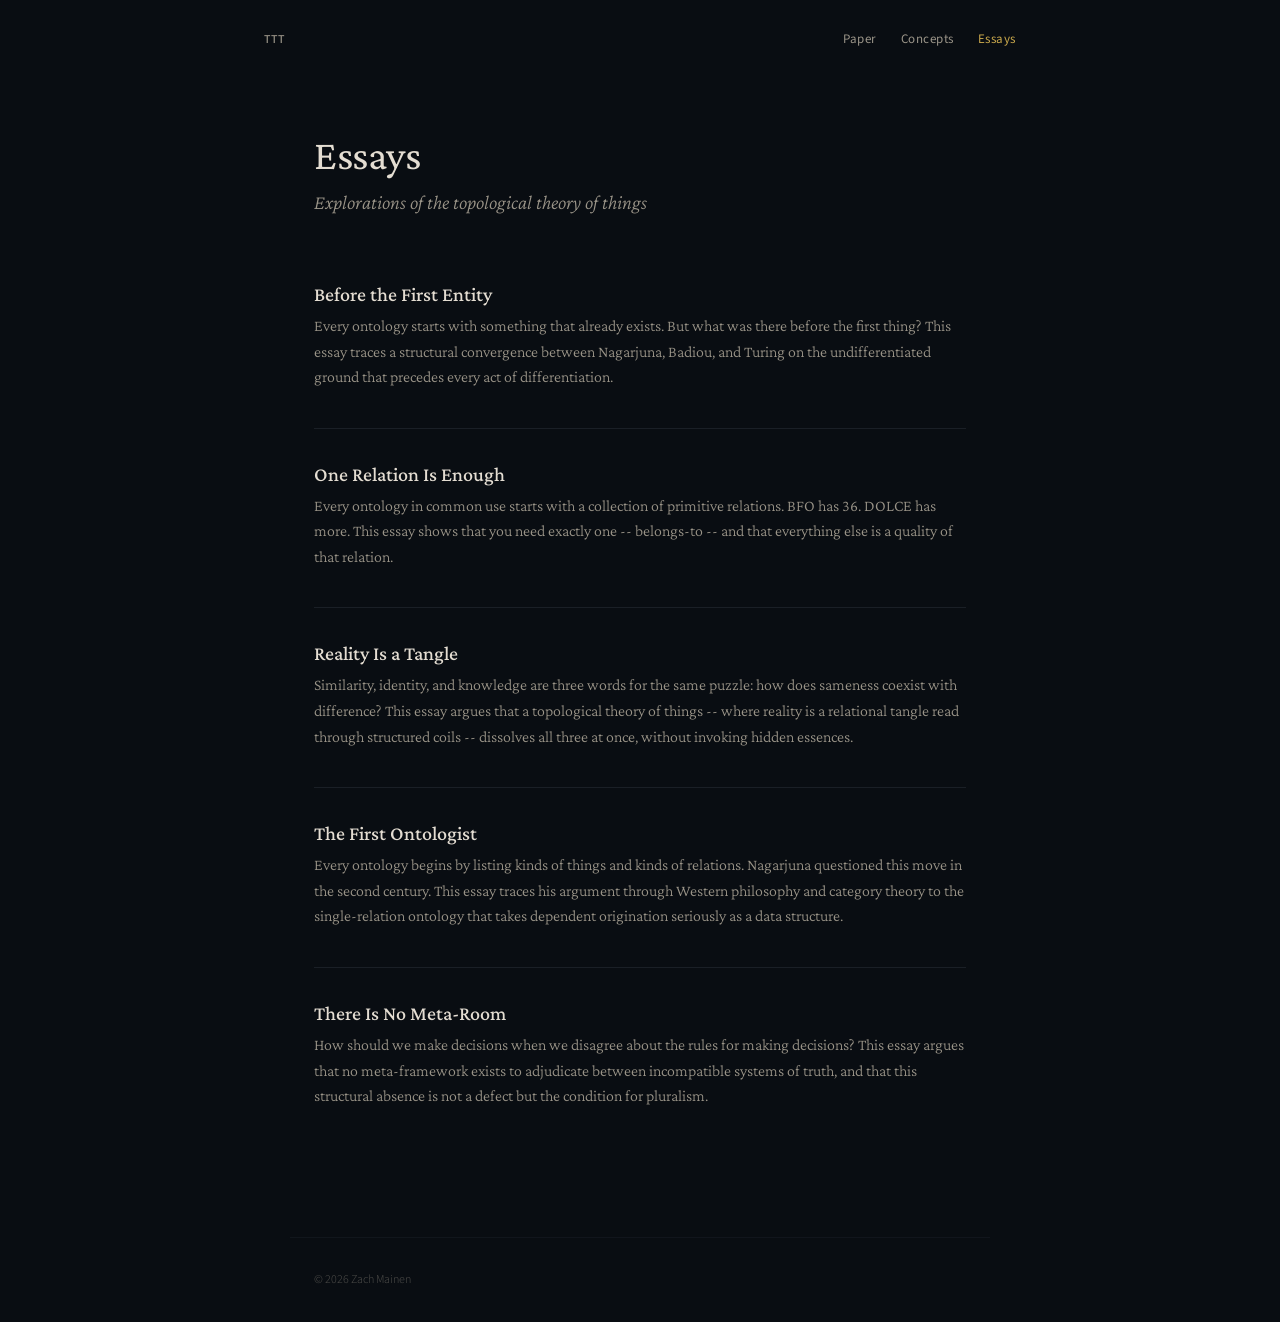
<file: essays/index.html>
<!DOCTYPE html>
<html lang="en">
<head>
<meta charset="UTF-8">
<meta name="viewport" content="width=device-width, initial-scale=1.0">
<title>Essays &mdash; TTT</title>
<link rel="stylesheet" href="../style.css">
</head>
<body>

<nav class="site-nav">
  <a href="/" class="nav-title">TTT</a>
  <div class="nav-links">
    <a href="../paper.html">Paper</a>
    <a href="../concepts/">Concepts</a>
    <a href="./" class="active">Essays</a>
  </div>
</nav>

<div class="content">

<h1>Essays</h1>
<p class="subtitle">Explorations of the topological theory of things</p>

<ul class="essay-list">
  <li class="essay-item">
    <h3><a href="before-the-first-entity.html">Before the First Entity</a></h3>
    <p class="essay-excerpt">Every ontology starts with something that already exists. But what was there before the first thing? This essay traces a structural convergence between Nagarjuna, Badiou, and Turing on the undifferentiated ground that precedes every act of differentiation.</p>
  </li>
  <li class="essay-item">
    <h3><a href="one-relation-is-enough.html">One Relation Is Enough</a></h3>
    <p class="essay-excerpt">Every ontology in common use starts with a collection of primitive relations. BFO has 36. DOLCE has more. This essay shows that you need exactly one -- belongs-to -- and that everything else is a quality of that relation.</p>
  </li>
  <li class="essay-item">
    <h3><a href="reality-is-a-tangle.html">Reality Is a Tangle</a></h3>
    <p class="essay-excerpt">Similarity, identity, and knowledge are three words for the same puzzle: how does sameness coexist with difference? This essay argues that a topological theory of things -- where reality is a relational tangle read through structured coils -- dissolves all three at once, without invoking hidden essences.</p>
  </li>
  <li class="essay-item">
    <h3><a href="the-first-ontologist.html">The First Ontologist</a></h3>
    <p class="essay-excerpt">Every ontology begins by listing kinds of things and kinds of relations. Nagarjuna questioned this move in the second century. This essay traces his argument through Western philosophy and category theory to the single-relation ontology that takes dependent origination seriously as a data structure.</p>
  </li>
  <li class="essay-item">
    <h3><a href="there-is-no-meta-room.html">There Is No Meta-Room</a></h3>
    <p class="essay-excerpt">How should we make decisions when we disagree about the rules for making decisions? This essay argues that no meta-framework exists to adjudicate between incompatible systems of truth, and that this structural absence is not a defect but the condition for pluralism.</p>
  </li>
</ul>

</div>

<footer class="site-footer">
  &copy; 2026 Zach Mainen
</footer>

</body>
</html>
</file>
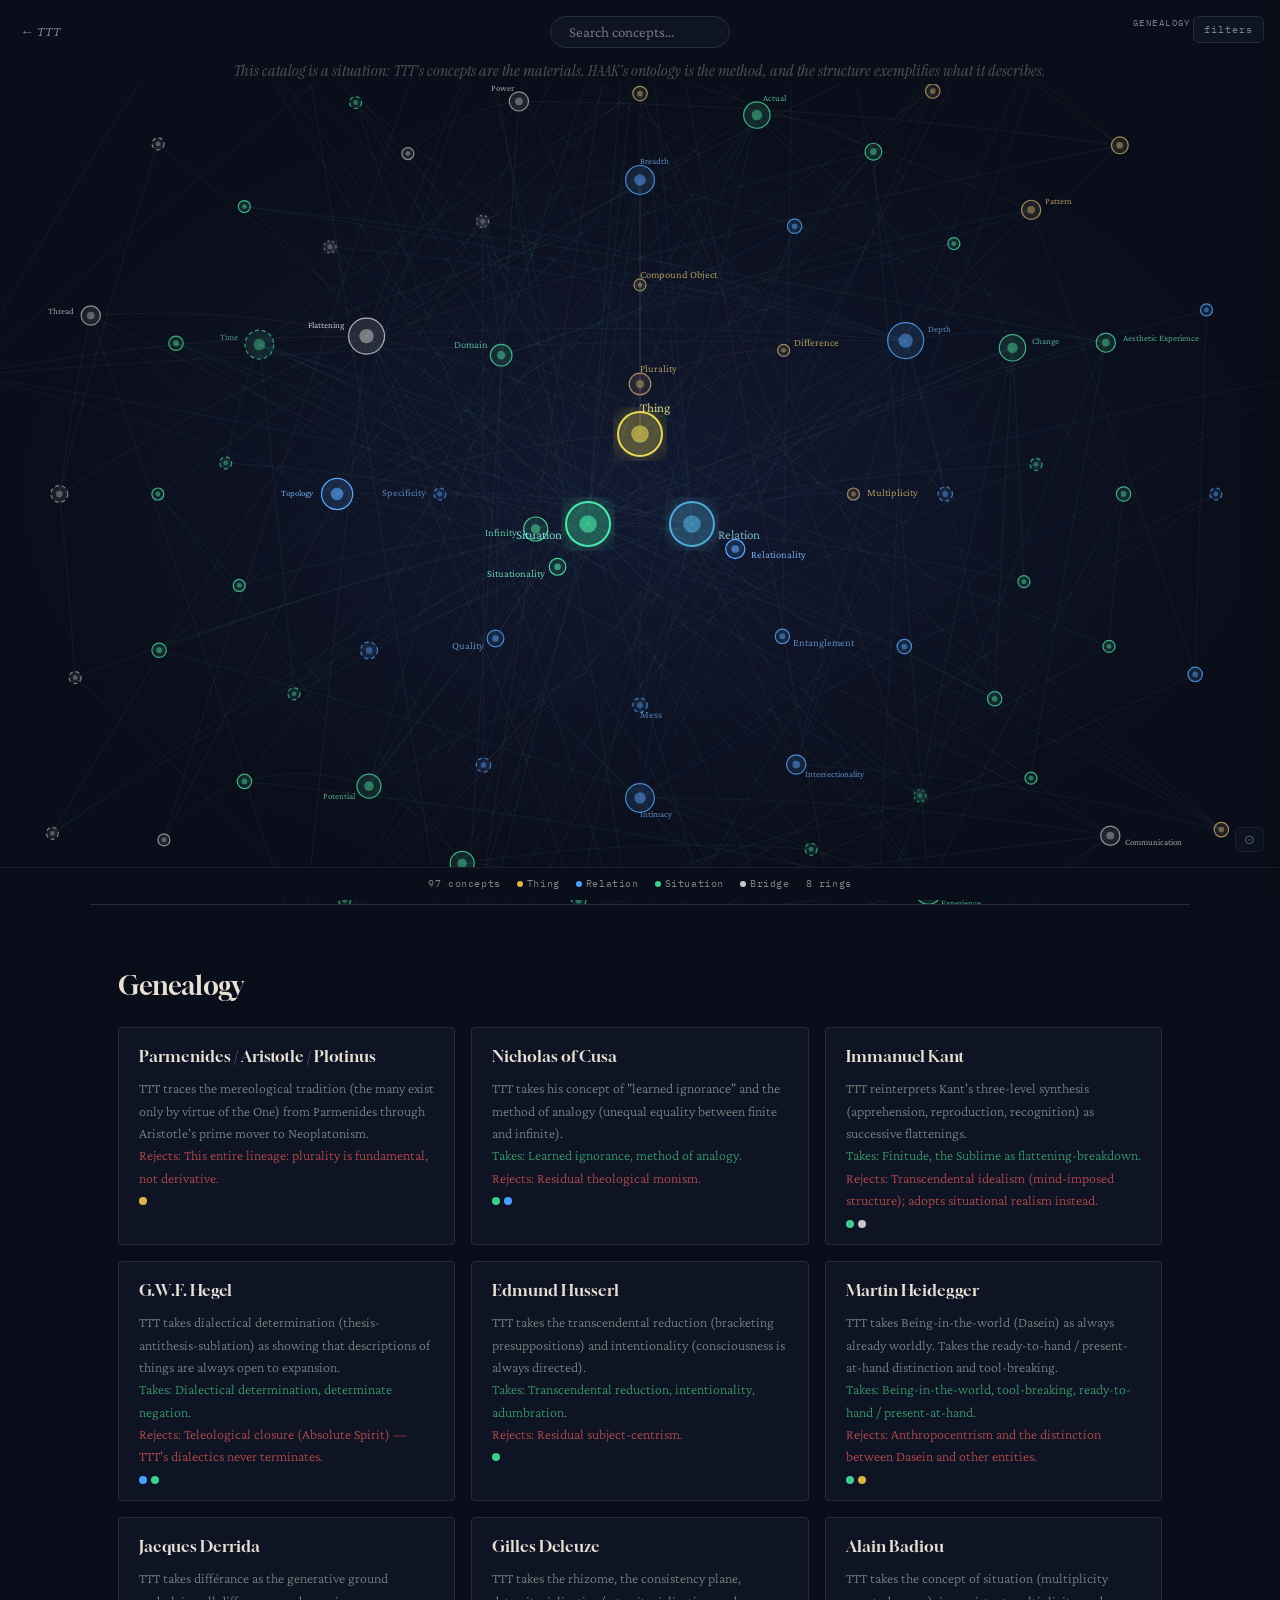
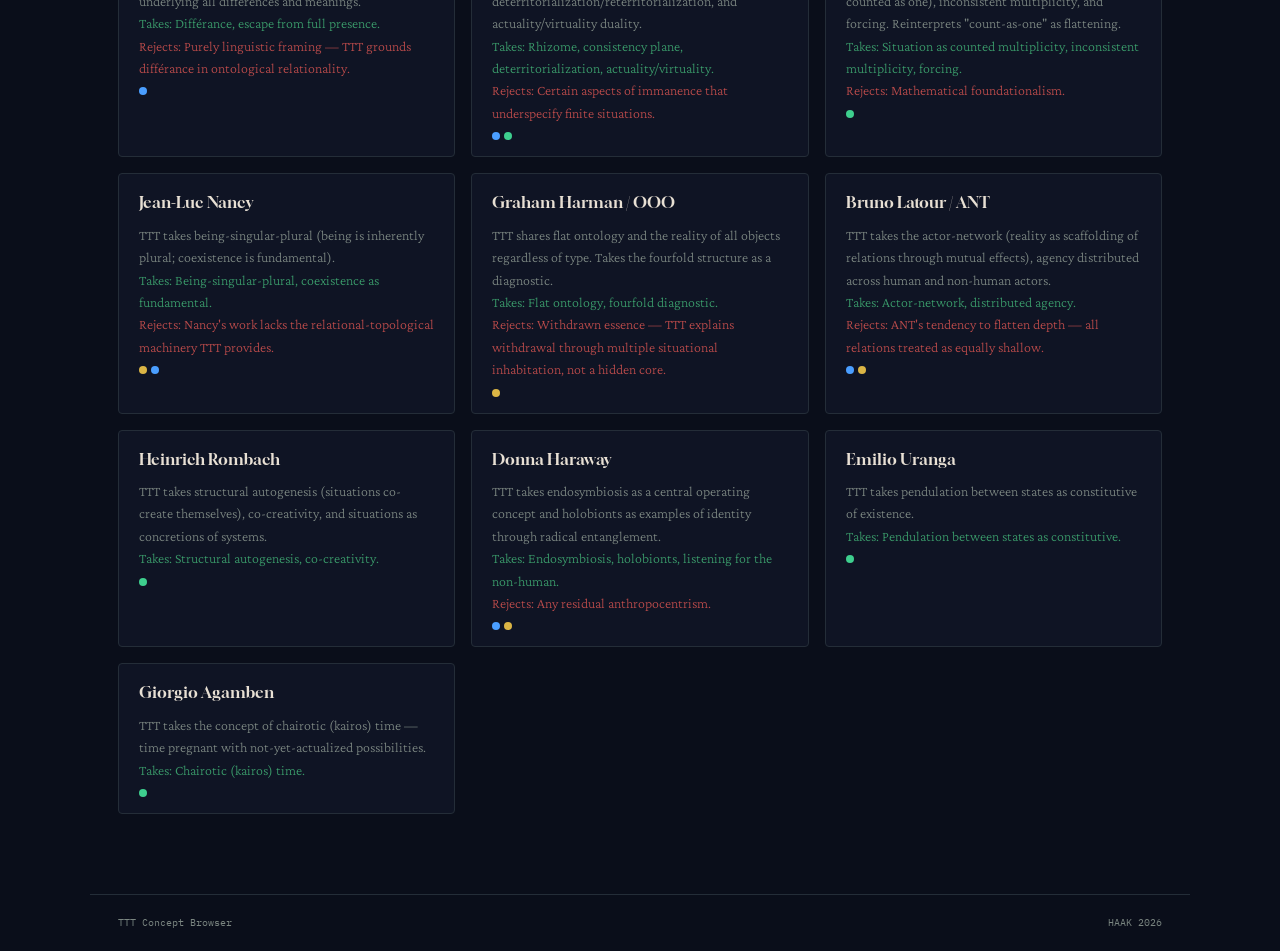
<file: concepts.html>
<!DOCTYPE html>
<html lang="en">
<head>
<meta charset="UTF-8">
<meta name="viewport" content="width=device-width, initial-scale=1.0, maximum-scale=5.0, user-scalable=yes">
<title>TTT — Topological Theory of Things</title>
<link rel="preconnect" href="https://fonts.googleapis.com">
<link rel="preconnect" href="https://fonts.gstatic.com" crossorigin>
<link href="https://fonts.googleapis.com/css2?family=Gloock&family=Crimson+Pro:ital,wght@0,300;0,400;1,300;1,400&family=IBM+Plex+Mono:wght@300;400&family=Instrument+Serif:ital@0;1&display=swap" rel="stylesheet">
<style>
*, *::before, *::after { box-sizing: border-box; margin: 0; padding: 0; }
:root {
  --bg: #0a0e1a; --bg2: #0f1424; --cream: #e8e0d4; --cream2: #7a8580;
  --gold: #c9a96e; --gold-dim: #2a2318; --silver: #8a7898; --line: #1a2028; --line2: #242d38;
  --thing: #dbb545; --thing-dim: #c9a96e; --relation: #4a9eff; --relation-dim: #7eb8ff;
  --situation: #3ecf8e; --situation-dim: #6ee7b7; --bridge: #c8c8c8;
}
html { scroll-behavior: smooth; }
body { background: var(--bg); color: var(--cream); font-family: 'Crimson Pro', Georgia, serif; line-height: 1.6; }
a { color: var(--gold); text-decoration: none; cursor: pointer; }
a:hover { opacity: 0.8; }

nav { padding: 16px 28px; display: flex; justify-content: space-between; align-items: center; max-width: 1400px; margin: 0 auto; }
.nav-home { font-family: 'Gloock', serif; font-size: 18px; color: var(--cream); }
.nav-links { display: flex; gap: 16px; align-items: center; }
.nav-links a, .nav-links button {
  font-family: 'IBM Plex Mono', monospace; font-size: 9px; letter-spacing: 0.16em;
  text-transform: uppercase; color: var(--silver); background: none; border: none; cursor: pointer;
}
.nav-links a:hover, .nav-links button:hover { color: var(--gold); }

.back-link {
  position: fixed; top: 20px; left: 20px; z-index: 100;
  font-family: 'Crimson Pro', serif; font-style: italic;
  font-size: 14px; color: var(--silver); text-decoration: none;
}
.back-link:hover { color: var(--gold); opacity: 1; }

.reset-view {
  position: fixed; bottom: 48px; right: 16px; z-index: 100;
  background: var(--bg2); border: 1px solid var(--line2); border-radius: 6px;
  color: var(--cream2); font-family: 'IBM Plex Mono', monospace; font-size: 13px;
  padding: 5px 8px; cursor: pointer; letter-spacing: 0; line-height: 1;
  opacity: 0.7; transition: opacity 0.2s, border-color 0.2s, color 0.2s;
}
.reset-view:hover { color: var(--gold); border-color: var(--gold); opacity: 1; }

.epigraph {
  text-align: center; padding: 12px 28px 0;
  font-family: 'Instrument Serif', serif; font-style: italic;
  font-size: clamp(13px, 1.4vw, 16px); color: var(--cream2); opacity: 0.6;
}

.search-float {
  position: fixed; top: 16px; left: 50%; transform: translateX(-50%); z-index: 100;
  font-family: 'Crimson Pro', serif; font-size: 15px; padding: 7px 18px;
  border: 1px solid var(--line2); border-radius: 20px; background: var(--bg2);
  color: var(--cream); outline: none; width: 180px; transition: width 0.3s, border-color 0.3s;
}
.search-float:focus { width: 280px; border-color: var(--gold); }

.active-filters { position: fixed; top: 48px; left: 50%; transform: translateX(-50%); z-index: 100;
  display: flex; gap: 4px; flex-wrap: wrap; justify-content: center; }
.filter-pill { font-family: 'IBM Plex Mono', monospace; font-size: 9px; padding: 2px 8px;
  border-radius: 10px; background: var(--bg2); border: 1px solid var(--line2); color: var(--cream2);
  cursor: pointer; display: flex; align-items: center; gap: 4px; }
.filter-pill:hover { border-color: var(--gold); }
.filter-pill .x { font-size: 11px; }

.graph-wrap { width: 100%; height: calc(100vh - 80px); min-height: 500px; position: relative; overflow: hidden; cursor: grab; }
.graph-wrap:active { cursor: grabbing; }
.graph-wrap svg { position: absolute; top: 0; left: 0; }

.tooltip {
  position: fixed; z-index: 200; pointer-events: none;
  background: var(--bg2); border: 1px solid var(--line2); border-radius: 6px;
  padding: 8px 12px; max-width: 280px; opacity: 0; transition: opacity 0.15s;
  box-shadow: 0 4px 20px rgba(0,0,0,0.4);
}
.tooltip.visible { opacity: 1; }
.tooltip .tt-name { font-family: 'Gloock', serif; font-size: 14px; color: var(--cream); margin-bottom: 2px; }
.tooltip .tt-def { font-family: 'Crimson Pro', serif; font-size: 12px; font-weight: 300;
  color: var(--cream2); line-height: 1.4;
  display: -webkit-box; -webkit-line-clamp: 2; -webkit-box-orient: vertical; overflow: hidden; }

.panel-overlay {
  position: fixed; top: 0; right: -420px; width: 400px; max-width: 90vw; height: 100vh;
  background: var(--bg2); border-left: 1px solid var(--line2); z-index: 300;
  overflow-y: auto; transition: right 0.3s ease; padding: 32px 28px;
  box-shadow: -8px 0 40px rgba(0,0,0,0.4);
}
.panel-overlay.open { right: 0; }
.panel-close { position: absolute; top: 16px; right: 16px; background: none; border: none;
  color: var(--cream2); font-size: 20px; cursor: pointer; line-height: 1; }
.panel-close:hover { color: var(--cream); }

.card-title { font-family: 'Gloock', serif; font-size: 26px; font-weight: 400; color: var(--cream); margin-bottom: 4px; line-height: 1.15; }
.card-alt { font-family: 'IBM Plex Mono', monospace; font-size: 11px; color: var(--cream2); }
.card-badges { display: flex; gap: 6px; flex-wrap: wrap; margin: 12px 0; }
.badge { font-family: 'IBM Plex Mono', monospace; font-size: 9px; letter-spacing: 0.1em;
  text-transform: uppercase; padding: 2px 8px; border-radius: 3px; }
.badge-ring { border: 1px solid var(--gold); color: var(--gold); }
.badge-family { border: 1px solid; padding: 2px 8px; }
.badge-maturity { color: #fff; }
.badge-mat-formalized { background: #2d8a6a; }
.badge-mat-polished { background: #3a9a6a; }
.badge-mat-developed { background: #3a7a9a; }
.badge-mat-sketched { background: #b89a3a; }
.badge-mat-stub { background: #b84a4a; }
.badge-mat-proposed { background: #8a5aaa; }
.badge-type { background: transparent; color: var(--silver); border: 1px solid var(--silver); }
.badge-author { border-radius: 50%; width: 22px; height: 22px; display: flex; align-items: center;
  justify-content: center; font-size: 8px; font-weight: 700; }
.badge-author-zm { background: #c9a96e22; color: #c9a96e; border: 1px solid #c9a96e; }
.badge-author-rs { background: #4a9eff22; color: #4a9eff; border: 1px solid #4a9eff; }
.badge-author-gg { background: #3ecf8e22; color: #3ecf8e; border: 1px solid #3ecf8e; }
.badge-author-collab { background: #c8c8c822; color: #c8c8c8; border: 1px solid #c8c8c8; }

.card-def { font-family: 'Crimson Pro', serif; font-size: 16px; font-weight: 300;
  line-height: 1.65; color: var(--cream2); margin: 16px 0; }
.card-fields { display: grid; grid-template-columns: 100px 1fr; gap: 6px 12px; font-size: 14px; }
.card-label { font-family: 'IBM Plex Mono', monospace; font-size: 9px; letter-spacing: 0.1em;
  text-transform: uppercase; color: var(--silver); padding-top: 3px; }
.card-value { color: var(--cream2); font-family: 'Crimson Pro', serif; font-weight: 300; line-height: 1.5; }
.card-value a { color: var(--gold); cursor: pointer; }
.card-value a:hover { text-decoration: underline; }
.haak-callout { margin: 12px 0; padding: 10px 14px; border-left: 2px solid var(--gold-dim);
  background: rgba(201,169,110,0.04); border-radius: 0 4px 4px 0; }
.haak-callout .card-label { margin-bottom: 4px; }

.pill { display: inline-block; font-family: 'IBM Plex Mono', monospace; font-size: 10px;
  padding: 2px 8px; border: 1px solid var(--line2); border-radius: 12px;
  color: var(--gold); cursor: pointer; margin: 2px 2px; transition: background 0.2s; }
.pill:hover { background: var(--gold-dim); }
.belongings-list { list-style: none; padding: 0; font-family: 'IBM Plex Mono', monospace;
  font-size: 10px; line-height: 1.8; color: var(--cream2); }
.belongings-list .bq { color: var(--silver); font-style: italic; }

.stats-bar { position: fixed; bottom: 0; left: 0; right: 0; z-index: 100;
  display: flex; justify-content: center; align-items: center; gap: 16px; padding: 8px 20px;
  font-family: 'IBM Plex Mono', monospace; font-size: 10px; letter-spacing: 0.06em;
  color: var(--cream2); background: var(--bg); border-top: 1px solid var(--line); }
.stat-dot { width: 6px; height: 6px; border-radius: 50%; display: inline-block; margin-right: 4px; }

.filters-toggle { position: fixed; top: 16px; right: 16px; z-index: 100;
  background: var(--bg2); border: 1px solid var(--line2); border-radius: 6px;
  color: var(--cream2); font-family: 'IBM Plex Mono', monospace; font-size: 10px;
  padding: 6px 10px; cursor: pointer; letter-spacing: 0.1em; }
.filters-toggle:hover { color: var(--cream); border-color: var(--gold); }
.filters-panel { position: fixed; top: 48px; right: 16px; z-index: 100;
  background: var(--bg2); border: 1px solid var(--line2); border-radius: 6px;
  padding: 16px; display: none; flex-direction: column; gap: 8px;
  box-shadow: 0 4px 20px rgba(0,0,0,0.4); }
.filters-panel.open { display: flex; }
.filters-panel label { font-family: 'IBM Plex Mono', monospace; font-size: 10px; color: var(--cream2);
  display: flex; align-items: center; gap: 6px; cursor: pointer; }
.filters-panel select {
  font-family: 'IBM Plex Mono', monospace; font-size: 10px; padding: 4px 8px;
  border: 1px solid var(--line2); border-radius: 3px; background: var(--bg);
  color: var(--cream); cursor: pointer; outline: none; }

.genealogy-section { padding: 60px 28px 80px; max-width: 1100px; margin: 0 auto;
  border-top: 1px solid var(--line2); }
.genealogy-section h2 { font-family: 'Gloock', serif; font-size: 26px; font-weight: 400;
  color: var(--cream); margin-bottom: 20px; }
.genealogy-grid { display: grid; grid-template-columns: repeat(auto-fill, minmax(280px, 1fr)); gap: 16px; }
.gen-card { border: 1px solid var(--line2); border-radius: 4px; padding: 16px 20px; background: var(--bg2); }
.gen-name { font-family: 'Gloock', serif; font-size: 16px; color: var(--cream); margin-bottom: 8px; }
.gen-body { font-family: 'Crimson Pro', serif; font-size: 14px; font-weight: 300; line-height: 1.6; color: var(--cream2); }
.gen-takes { color: #3a9a6a; }
.gen-rejects { color: #b84a4a; }
.gen-pillar-dots { display: flex; gap: 4px; margin-top: 8px; }
.gen-pillar-dot { width: 8px; height: 8px; border-radius: 50%; }

footer { border-top: 1px solid var(--line2); padding: 20px 28px;
  max-width: 1100px; margin: 0 auto;
  display: flex; justify-content: space-between;
  font-family: 'IBM Plex Mono', monospace; font-size: 10px; color: var(--cream2); }


@media (max-width: 700px) {
  .panel-overlay { width: 100vw; max-width: 100vw; }
  .search-float { width: 140px; }
  .search-float:focus { width: 220px; }
  .genealogy-grid { grid-template-columns: 1fr; }
}
</style>
</head>
<body>
<a href="index.html" class="back-link">&larr; TTT</a>
<nav>
  <div></div>
  <div class="nav-links"><a href="#genealogy">genealogy</a><a href="paper.html">paper &rarr;</a></div>
</nav>

<div class="epigraph">This catalog is a situation: TTT's concepts are the materials, HAAK's ontology is the method, and the structure exemplifies what it describes.</div>

<input type="text" class="search-float" id="search-input" placeholder="Search concepts...">
<button class="filters-toggle" id="filters-toggle">filters</button>
<button class="reset-view" id="reset-view" title="Reset view">⊙</button>
<div class="filters-panel" id="filters-panel">
  <select id="filter-ring"><option value="">All rings</option>
    <option value="0">Center (pillars)</option><option value="1">Ring 1 (axioms)</option>
    <option value="2">Ring 2 (features)</option><option value="3">Ring 3 (operators)</option>
    <option value="4">Ring 4 (dynamics)</option><option value="5">Ring 5 (experience)</option>
    <option value="6">Ring 6 (knowledge)</option><option value="7">Ring 7 (applied)</option>
  </select>
  <select id="filter-family"><option value="">All families</option>
    <option value="thing">Thing</option><option value="relation">Relation</option>
    <option value="situation">Situation</option><option value="bridge">Bridge</option>
  </select>
  <select id="filter-maturity"><option value="">All maturity</option>
    <option value="formalized">Formalized</option><option value="polished">Polished</option>
    <option value="developed">Developed</option><option value="sketched">Sketched</option>
    <option value="proposed">Proposed</option><option value="stub">Stub</option>
  </select>
  <select id="filter-author"><option value="">All authors</option>
    <option value="ZM">ZM</option><option value="RS">RS</option>
    <option value="GG">GG</option><option value="collaborative">Collaborative</option>
  </select>
</div>
<div class="active-filters" id="active-filters"></div>

<div class="tooltip" id="tooltip"><div class="tt-name"></div><div class="tt-def"></div></div>

<div class="graph-wrap" id="graph-wrap"><svg id="graph"></svg></div>

<div class="panel-overlay" id="panel">
  <button class="panel-close" id="panel-close">&times;</button>
  <div id="panel-content"></div>
</div>

<div class="stats-bar" id="stats-bar"></div>

<section class="genealogy-section" id="genealogy">
  <h2>Genealogy</h2>
  <div class="genealogy-grid" id="genealogy-grid"></div>
</section>

<footer><span>TTT Concept Browser</span><span>HAAK 2026</span></footer>

<script>

const CONCEPTS = [
  {id:"plurality",num:1,name:"Plurality",alt:"Equivalency",layer:0,type:"quality-like",def:"Everything that exists is a set of equivalent, elemental things. No thing is ordered above or below any other; all share equal ontological status. There is more than one thing.",presupposes:[],maturity:"developed",author:"ZM",source:"ttt-v1-0.md",haak:"R4 (ontology/02) resolves the apparent divergence: axis-roles are qualities of BELONGINGS, not types of ENTITIES. TTT's ontological equivalence is preserved at the entity level.",belongings:["Plurality \u2192 TTT-corpus (member)","Plurality \u2192 ZM (author)","Plurality \u2192 ttt-v1-0.md (defined-in)","Plurality \u2192 R4/ontology-02 [HAAK] (correspondence)"]},
  {id:"relationality",num:2,name:"Relationality",alt:"Qualities",layer:0,type:"quality-like",def:"The qualities of things are their relations to other things. Relations do not exist apart from the things they relate. The substance of things is in their relations rather than in intrinsic, independent properties.",presupposes:[],maturity:"formalized",author:"ZM / collaborative",source:"ttt-v1-0.md, relationality-vs.md",haak:"Ontology 02-relations (relations as constitutive, not external)",belongings:["Relationality \u2192 TTT-corpus (member)","Relationality \u2192 ZM (author)","Relationality \u2192 ttt-v1-0.md (defined-in)","Relationality \u2192 Ontology-02 [HAAK] (correspondence)"]},
  {id:"situationality",num:3,name:"Situationality",layer:0,type:"quality-like",def:"Situations are non-exclusive limited subsets of things and their relations. The same thing inhabits multiple situations simultaneously. Situations are characterized by transience, provisionality, and dynamism.",presupposes:[],maturity:"formalized",author:"ZM / collaborative",source:"ttt-v1-0.md, situation.md",haak:"Ontology 01-objects Def. 10 (Situation as descriptive token compound)",belongings:["Situationality \u2192 TTT-corpus (member)","Situationality \u2192 ZM (author)","Situationality \u2192 ttt-v1-0.md (defined-in)","Situationality \u2192 Ontology-01 Def.10 [HAAK] (correspondence)"]},
  {id:"infinity",num:4,name:"Infinity",alt:"Orders of Reality",layer:0,type:"quality-like",def:"There is no complete world, no all-encompassing top situation, no fundamental bedrock situation. Things have unlimited kinds of relationships and are thus infinite and mostly inaccessible. Situations are finite; things are inexhaustible.",presupposes:[],maturity:"polished",author:"ZM / collaborative",source:"ttt-v1-0.md, elements.md",haak:"HAAK achieves infinity through openness \u2014 the quality graph is finite at any snapshot but has no closure axiom.",belongings:["Infinity \u2192 TTT-corpus (member)","Infinity \u2192 ZM (author)","Infinity \u2192 ttt-v1-0.md (defined-in)","Infinity \u2192 open quality graph [HAAK] (correspondence)"]},
  {id:"thing",num:5,name:"Thing",layer:1,type:"entity-like",def:"An element of existence; not reducible to its relations but constituted by them. Everything that is not exhausted by any one situation. Defined not by a substantial core but by infinite relational character.",presupposes:["plurality"],maturity:"polished",author:"ZM / RS",source:"thing.md",haak:"Entity (ontology/01 Def. 1)",belongings:["Thing \u2192 Plurality (presupposition)","Thing \u2192 TTT-corpus (member)","Thing \u2192 ZM (author)","Thing \u2192 thing.md (defined-in)","Thing \u2192 Entity [HAAK] (correspondence)"]},
  {id:"relation",num:6,name:"Relation",layer:1,type:"quality-like",def:"The fundamental fabric of reality. Relations are what things are, not what connects them. A thing is a complex of relations without needing an underlying substance. TTT's textile register uses \"fiber\" as an alternative name for relation.",presupposes:["relationality"],maturity:"developed",author:"collaborative",source:"ttt-v1-0.md, how-relations-coil-up-short.md",haak:"Ontology 02-relations (relations formalized as typed edges in situation graphs)",belongings:["Relation \u2192 Relationality (presupposition)","Relation \u2192 TTT-corpus (member)","Relation \u2192 collaborative (author)","Relation \u2192 ttt-v1-0.md (defined-in)","Relation \u2192 Ontology-02 [HAAK] (correspondence)"]},
  {id:"situation",num:7,name:"Situation",layer:1,type:"situation-like",def:"A concrete, finite configuration of things and their relations. The primary site where things become manifest and interact. Always provisional and non-exclusive.",presupposes:["situationality","relationality","plurality"],maturity:"polished",author:"collaborative",source:"situation.md, why-everything-is-a-situation.md",haak:"Ontology 01-objects Def. 10 (Situation = descriptive token in actor \u00d7 method \u00d7 domain)",belongings:["Situation \u2192 Situationality (presupposition)","Situation \u2192 Relationality (presupposition)","Situation \u2192 Plurality (presupposition)","Situation \u2192 TTT-corpus (member)","Situation \u2192 collaborative (author)","Situation \u2192 situation.md (defined-in)","Situation \u2192 Ontology-01 Def.10 [HAAK] (correspondence)"]},
  {id:"mess",num:8,name:"Mess",alt:"Undifferentiated Multiplicity",layer:1,type:"quality-like",def:"The pre-ontological ground \u2014 pure relationality without identifiable individual entities. Not a limit of the ontology but its precondition. You cannot represent mess as an entity because representing IS the act of differentiating.",presupposes:["relationality"],maturity:"sketched",author:"ZM",source:"different-different-but-same.md",haak:"The count-for-one operation (entity creation as first belonging appended to ledger)",belongings:["Mess \u2192 Relationality (presupposition)","Mess \u2192 TTT-corpus (member)","Mess \u2192 ZM (author)","Mess \u2192 different-different-but-same.md (defined-in)","Mess \u2192 entity-creation [HAAK] (correspondence)"]},
  {id:"quality",num:9,name:"Quality",alt:"as Relation",layer:2,type:"quality-like",def:"Not an inherent property but the relational way a thing presents itself within a situation. Qualities are the relations through which a thing is present to itself and other things as a specific something.",presupposes:["thing","relation","situation"],maturity:"developed",author:"collaborative",source:"qualities-as-relations.md",haak:"Ontology 02-relations (qualities as typed relation values)",belongings:["Quality \u2192 Thing (presupposition)","Quality \u2192 Relation (presupposition)","Quality \u2192 Situation (presupposition)","Quality \u2192 TTT-corpus (member)","Quality \u2192 collaborative (author)","Quality \u2192 qualities-as-relations.md (defined-in)","Quality \u2192 Ontology-02 [HAAK] (correspondence)"]},
  {id:"topology",num:10,name:"Topology",layer:2,type:"quality-like",def:"The stable style of relational configuration that defines identity through time while allowing geometrical variation. The invariant structure of a relational pattern that remains constant across geometric variations.",presupposes:["relation","thing"],maturity:"formalized",author:"ZM / collaborative",source:"different-different-but-same.md, plural-manifesto.md",haak:"Ontology 01-objects Def. 8 (Pattern = descriptive type compound)",belongings:["Topology \u2192 Relation (presupposition)","Topology \u2192 Thing (presupposition)","Topology \u2192 TTT-corpus (member)","Topology \u2192 ZM (author)","Topology \u2192 different-different-but-same.md (defined-in)","Topology \u2192 Ontology-01 Def.8 [HAAK] (correspondence)"]},
  {id:"geometry",num:11,name:"Geometry",layer:2,type:"quality-like",def:"The specific spatial or configurational instantiation of a topology. Multiple geometries are compatible with a single topology, creating \"wiggle room\" \u2014 determination via topology, freedom via geometric variation.",presupposes:["topology"],maturity:"developed",author:"ZM",source:"different-different-but-same.md",haak:"Ontology 01-objects Def. 9/10 (type/token distinction)",belongings:["Geometry \u2192 Topology (presupposition)","Geometry \u2192 TTT-corpus (member)","Geometry \u2192 ZM (author)","Geometry \u2192 different-different-but-same.md (defined-in)","Geometry \u2192 Ontology-01 Def.9/10 [HAAK] (correspondence)"]},
  {id:"coil",num:12,name:"Coil",layer:2,type:"quality-like",def:"A locality or domain within undifferentiated relational multiplicity; a partial grouping of relations that exhibits structure and pattern. Coils impose ordering on the mess by virtue of their structure.",presupposes:["mess","topology"],maturity:"developed",author:"ZM",source:"different-different-but-same.md",haak:null,belongings:["Coil \u2192 Mess (presupposition)","Coil \u2192 Topology (presupposition)","Coil \u2192 TTT-corpus (member)","Coil \u2192 ZM (author)","Coil \u2192 different-different-but-same.md (defined-in)"]},
  {id:"domain",num:13,name:"Domain",layer:2,type:"situation-like",def:"A type of situational entanglement sharing analogous relational structures. A set of one or more qualities defining a space of interaction for things that share those qualities.",presupposes:["situation","quality"],maturity:"developed",author:"collaborative",source:"plural-manifesto.md",haak:"Ontology 01-objects Def. 4 (Domain = bounded context for action)",belongings:["Domain \u2192 Situation (presupposition)","Domain \u2192 Quality (presupposition)","Domain \u2192 TTT-corpus (member)","Domain \u2192 collaborative (author)","Domain \u2192 plural-manifesto.md (defined-in)","Domain \u2192 Ontology-01 Def.4 [HAAK] (correspondence)"]},
  {id:"realm",num:14,name:"Realm",layer:2,type:"situation-like",def:"A set of situations sharing a common set of things and relations \u2014 a field, area, sense, or layer of reality. All realms are equally real.",presupposes:["situation","breadth"],maturity:"developed",author:"collaborative",source:"realm.md",haak:null,belongings:["Realm \u2192 Situation (presupposition)","Realm \u2192 Breadth (presupposition)","Realm \u2192 TTT-corpus (member)","Realm \u2192 collaborative (author)","Realm \u2192 realm.md (defined-in)"]},
  {id:"entanglement",num:15,name:"Entanglement",layer:2,type:"situation-like",def:"A unique, delimited clustering of relations and things constituting a situation. Every entanglement is different from every other; an endless inexhaustible manifold exists.",presupposes:["relation","situation"],maturity:"developed",author:"collaborative",source:"plural-manifesto.md",haak:"Ontology 09-situation-graph (situation as a subgraph of relations)",belongings:["Entanglement \u2192 Relation (presupposition)","Entanglement \u2192 Situation (presupposition)","Entanglement \u2192 TTT-corpus (member)","Entanglement \u2192 collaborative (author)","Entanglement \u2192 plural-manifesto.md (defined-in)","Entanglement \u2192 Ontology-09 [HAAK] (correspondence)"]},
  {id:"intersectionality",num:16,name:"Intersectionality",layer:2,type:"quality-like",def:"The relational complexity of things that occupy various situations simultaneously. Any one situation only exhibits a part of a thing's qualities because it contains only a limited part of its relations.",presupposes:["thing","situation","depth"],maturity:"developed",author:"ZM / collaborative",source:"situation.md",haak:"Ontology 12-situation-nesting (situations nest and overlap)",belongings:["Intersectionality \u2192 Thing (presupposition)","Intersectionality \u2192 Situation (presupposition)","Intersectionality \u2192 Depth (presupposition)","Intersectionality \u2192 TTT-corpus (member)","Intersectionality \u2192 ZM (author)","Intersectionality \u2192 situation.md (defined-in)","Intersectionality \u2192 Ontology-12 [HAAK] (correspondence)"]},
  {id:"depth",num:17,name:"Depth",layer:2,type:"quality-like",def:"How many different aspects or relations of things a situation captures. A deep situation includes many different relations. Because any situation excludes some aspects, a thing is always deeper than what it exposes.",presupposes:["relation","situation"],maturity:"developed",author:"ZM / collaborative",source:"depth.md",haak:null,belongings:["Depth \u2192 Relation (presupposition)","Depth \u2192 Situation (presupposition)","Depth \u2192 TTT-corpus (member)","Depth \u2192 ZM (author)","Depth \u2192 depth.md (defined-in)"]},
  {id:"breadth",num:18,name:"Breadth",layer:2,type:"quality-like",def:"How many different things a situation encompasses. Broad situations include many things; breadth and depth tend to be inversely related.",presupposes:["situation","thing"],maturity:"developed",author:"ZM / collaborative",source:"breadth.md",haak:null,belongings:["Breadth \u2192 Situation (presupposition)","Breadth \u2192 Thing (presupposition)","Breadth \u2192 TTT-corpus (member)","Breadth \u2192 ZM (author)","Breadth \u2192 breadth.md (defined-in)"]},
  {id:"specificity",num:19,name:"Specificity",layer:2,type:"quality-like",def:"The unique relational configuration that makes each thing distinct. Even the undifferentiated mess has complete specificity because every bit is entangled with every other in a different way.",presupposes:["relation"],maturity:"sketched",author:"ZM",source:"different-different-but-same.md",haak:null,belongings:["Specificity \u2192 Relation (presupposition)","Specificity \u2192 TTT-corpus (member)","Specificity \u2192 ZM (author)","Specificity \u2192 different-different-but-same.md (defined-in)"]},
  {id:"difference",num:20,name:"Difference",layer:2,type:"method-like",def:"The classification of things as not the same. Both the shallowest and broadest realm; the foundation for language and mathematics.",presupposes:["thing","plurality"],maturity:"developed",author:"ZM",source:"breadth.md",haak:null,belongings:["Difference \u2192 Thing (presupposition)","Difference \u2192 Plurality (presupposition)","Difference \u2192 TTT-corpus (member)","Difference \u2192 ZM (author)","Difference \u2192 breadth.md (defined-in)"]},
  {id:"flattening",num:21,name:"Flattening",layer:3,type:"method-like",def:"The substitution of a thing by a limited set of its relationships. Increasing breadth while decreasing depth. Not a loss of reality but a perspectival compression that makes interaction possible. Ubiquitous, necessary, and dangerous.",presupposes:["depth","breadth","thing","situation"],maturity:"formalized",author:"ZM / collaborative",source:"flattening.md",haak:null,belongings:["Flattening \u2192 Depth (presupposition)","Flattening \u2192 Breadth (presupposition)","Flattening \u2192 Thing (presupposition)","Flattening \u2192 Situation (presupposition)","Flattening \u2192 TTT-corpus (member)","Flattening \u2192 ZM (author)","Flattening \u2192 flattening.md (defined-in)"]},
  {id:"focusing",num:22,name:"Focusing",layer:3,type:"method-like",def:"Increasing depth while decreasing breadth; concentrating relational intensity on fewer entanglements. The complementary operation to flattening.",presupposes:["depth","breadth"],maturity:"sketched",author:"collaborative",source:"plural-manifesto.md",haak:null,belongings:["Focusing \u2192 Depth (presupposition)","Focusing \u2192 Breadth (presupposition)","Focusing \u2192 TTT-corpus (member)","Focusing \u2192 collaborative (author)","Focusing \u2192 plural-manifesto.md (defined-in)"]},
  {id:"reach",num:23,name:"Reach",layer:3,type:"quality-like",def:"The product of breadth and depth. If reach is conserved, change in depth implies reciprocal change in breadth.",presupposes:["breadth","depth"],maturity:"sketched",author:"collaborative",source:"plural-manifesto.md",haak:null,belongings:["Reach \u2192 Breadth (presupposition)","Reach \u2192 Depth (presupposition)","Reach \u2192 TTT-corpus (member)","Reach \u2192 collaborative (author)","Reach \u2192 plural-manifesto.md (defined-in)"]},
  {id:"knot",num:24,name:"Knot",alt:"Topological Knot",layer:3,type:"entity-like",def:"An entanglement with persistent topology \u2014 persistent homologous relations. Knots correspond to objects or processes; relatively stable clusters of relations maintaining identity through change.",presupposes:["topology","entanglement"],maturity:"developed",author:"collaborative",source:"principles-pluralistic-relational-situational-ontology.md",haak:"Ontology 01-objects Def. 8 (Pattern as persistent relational structure)",belongings:["Knot \u2192 Topology (presupposition)","Knot \u2192 Entanglement (presupposition)","Knot \u2192 TTT-corpus (member)","Knot \u2192 collaborative (author)","Knot \u2192 Ontology-01 Def.8 [HAAK] (correspondence)"]},
  {id:"pattern",num:25,name:"Pattern",layer:3,type:"quality-like",def:"A shared or common topology appearing across different situational entanglements; regular relational configurations that permit transfer of knowledge between situations.",presupposes:["topology","domain"],maturity:"developed",author:"collaborative",source:"principles-pluralistic-relational-situational-ontology.md",haak:"Ontology 01-objects Def. 8 (Pattern = descriptive type compound)",belongings:["Pattern \u2192 Topology (presupposition)","Pattern \u2192 Domain (presupposition)","Pattern \u2192 TTT-corpus (member)","Pattern \u2192 collaborative (author)","Pattern \u2192 Ontology-01 Def.8 [HAAK] (correspondence)"]},
  {id:"tension",num:26,name:"Tension",layer:3,type:"quality-like",def:"Stresses that form as things weave with each other in their situations. The relational pressures emerging from interlacing of things.",presupposes:["relation","situation"],maturity:"sketched",author:"collaborative",source:"principles-pluralistic-relational-situational-ontology.md",haak:null,belongings:["Tension \u2192 Relation (presupposition)","Tension \u2192 Situation (presupposition)","Tension \u2192 TTT-corpus (member)","Tension \u2192 collaborative (author)"]},
  {id:"possible",num:27,name:"Possible",layer:3,type:"quality-like",def:"The full range of relations and configurations that could exist; unlimited and unknowable in totality. Cognitively dependent but not cognitively determined.",presupposes:["relation","situation"],maturity:"developed",author:"GG / RS",source:"possibility.md",haak:null,belongings:["Possible \u2192 Relation (presupposition)","Possible \u2192 Situation (presupposition)","Possible \u2192 TTT-corpus (member)","Possible \u2192 GG (author)","Possible \u2192 possibility.md (defined-in)"]},
  {id:"actual",num:28,name:"Actual",layer:3,type:"quality-like",def:"The relations and configurations currently manifesting in a situation. The present configuration of things. Narrower than both potential and possible.",presupposes:["situation"],maturity:"developed",author:"GG / collaborative",source:"intercontextual-nature-of-experience.md",haak:"Ontology 01-objects Def. 10 (Situation = what is actually happening)",belongings:["Actual \u2192 Situation (presupposition)","Actual \u2192 TTT-corpus (member)","Actual \u2192 GG (author)","Actual \u2192 Ontology-01 Def.10 [HAAK] (correspondence)"]},
  {id:"potential",num:29,name:"Potential",layer:3,type:"quality-like",def:"Between the possible and the actual. The subset of possibilities realizable given current circumstances and constraints.",presupposes:["possible","actual","situation"],maturity:"developed",author:"GG",source:"intercontextual-nature-of-experience.md",haak:null,belongings:["Potential \u2192 Possible (presupposition)","Potential \u2192 Actual (presupposition)","Potential \u2192 Situation (presupposition)","Potential \u2192 TTT-corpus (member)","Potential \u2192 GG (author)"]},
  {id:"time",num:30,name:"Time",layer:3,type:"quality-like",def:"Not a container but a relational structure. The relation of situations extending from current state to future possibilities. Encompasses chronological (Chronos) and generative (Kairos) aspects.",presupposes:["relation","situation"],maturity:"sketched",author:"GG / RS / collaborative",source:"time.md",haak:"Ontology 01-objects (time as property of all objects)",belongings:["Time \u2192 Relation (presupposition)","Time \u2192 Situation (presupposition)","Time \u2192 TTT-corpus (member)","Time \u2192 GG (author)","Time \u2192 time.md (defined-in)","Time \u2192 Ontology-01 [HAAK] (correspondence)"]},
  {id:"change",num:31,name:"Change",layer:3,type:"method-like",def:"An ordering of things manifested across situations as possible relations actualize. Can occur within a situation (reconfiguration) or between situations (creation, destruction, discovery).",presupposes:["relation","actual","situation"],maturity:"developed",author:"collaborative",source:"principles-pluralistic-relational-situational-ontology.md",haak:null,belongings:["Change \u2192 Relation (presupposition)","Change \u2192 Actual (presupposition)","Change \u2192 Situation (presupposition)","Change \u2192 TTT-corpus (member)","Change \u2192 collaborative (author)"]},
  {id:"withdrawal",num:32,name:"Withdrawal",layer:3,type:"quality-like",def:"The aspect of a thing that exceeds its manifestation in any particular situation. Not a substantial core (contra Harman) but the result of things always inhabiting multiple situations.",presupposes:["situation","infinity","intersectionality"],maturity:"developed",author:"ZM / RS",source:"intro-to-ttt-what-is-reality.md",haak:null,belongings:["Withdrawal \u2192 Situation (presupposition)","Withdrawal \u2192 Infinity (presupposition)","Withdrawal \u2192 Intersectionality (presupposition)","Withdrawal \u2192 TTT-corpus (member)","Withdrawal \u2192 ZM (author)"]},
  {id:"givenness",num:33,name:"Givenness",alt:"Facet",layer:3,type:"quality-like",def:"How a thing presents itself within a situation; what is accessible through current relational engagement. Always partial and perspectival.",presupposes:["situation","withdrawal"],maturity:"developed",author:"ZM",source:"intro-to-ttt-what-is-reality.md",haak:null,belongings:["Givenness \u2192 Situation (presupposition)","Givenness \u2192 Withdrawal (presupposition)","Givenness \u2192 TTT-corpus (member)","Givenness \u2192 ZM (author)"]},
  {id:"scale",num:34,name:"Scale",layer:3,type:"quality-like",def:"The depth of situational nesting through which a thing is encountered. Scale is not intrinsic to things \u2014 it is the reach (breadth \u00d7 depth) of the situation in which the thing is read.",presupposes:["situation","breadth","depth","reach","domain"],maturity:"proposed",author:"ZM / collaborative",source:"missing-concepts.md",haak:"Domain subsumption hierarchy",belongings:["Scale \u2192 Situation (presupposition)","Scale \u2192 Breadth (presupposition)","Scale \u2192 Depth (presupposition)","Scale \u2192 Reach (presupposition)","Scale \u2192 Domain (presupposition)","Scale \u2192 TTT-corpus (member)","Scale \u2192 ZM (author)","Scale \u2192 missing-concepts.md (defined-in)","Scale \u2192 domain-subsumption [HAAK] (correspondence)"]},
  {id:"event",num:35,name:"Event",layer:4,type:"situation-like",def:"A situation extended across time in which the reality and depth of things is revealed or transformed. A rupture where genuinely new possibilities emerge. The birth of a new compound thing.",presupposes:["change","situation","time","depth"],maturity:"developed",author:"RS / GG / ZM",source:"events.md",haak:null,belongings:["Event \u2192 Change (presupposition)","Event \u2192 Situation (presupposition)","Event \u2192 Time (presupposition)","Event \u2192 Depth (presupposition)","Event \u2192 TTT-corpus (member)","Event \u2192 RS (author)","Event \u2192 events.md (defined-in)"]},
  {id:"movement",num:36,name:"Movement",layer:4,type:"method-like",def:"Change occurring within a situation; reconfiguration of relational position while the situation persists.",presupposes:["change","situation"],maturity:"sketched",author:"collaborative",source:"principles-pluralistic-relational-situational-ontology.md",haak:null,belongings:["Movement \u2192 Change (presupposition)","Movement \u2192 Situation (presupposition)","Movement \u2192 TTT-corpus (member)","Movement \u2192 collaborative (author)"]},
  {id:"process",num:37,name:"Process",layer:4,type:"entity-like",def:"A knot (topologically persistent entanglement) extended through time; a thing that maintains identity while undergoing change.",presupposes:["knot","time","change"],maturity:"sketched",author:"collaborative",source:"principles-pluralistic-relational-situational-ontology.md",haak:null,belongings:["Process \u2192 Knot (presupposition)","Process \u2192 Time (presupposition)","Process \u2192 Change (presupposition)","Process \u2192 TTT-corpus (member)","Process \u2192 collaborative (author)"]},
  {id:"actualization",num:38,name:"Actualization",layer:4,type:"method-like",def:"The process of potential relations becoming actual within situations. What emerges as some of the possible becomes actual through temporal unfolding.",presupposes:["actual","potential","time"],maturity:"developed",author:"collaborative",source:"core-principles-pluralistic-relational-situational-ontology.md",haak:null,belongings:["Actualization \u2192 Actual (presupposition)","Actualization \u2192 Potential (presupposition)","Actualization \u2192 Time (presupposition)","Actualization \u2192 TTT-corpus (member)","Actualization \u2192 collaborative (author)"]},
  {id:"multiplicity",num:39,name:"Multiplicity",layer:4,type:"quality-like",def:"The reserve of not-yet-presented and unknown relations; unrecognized depths exceeding both known possibilities and current actuality.",presupposes:["possible","relation"],maturity:"developed",author:"collaborative",source:"principles-pluralistic-relational-situational-ontology.md",haak:null,belongings:["Multiplicity \u2192 Possible (presupposition)","Multiplicity \u2192 Relation (presupposition)","Multiplicity \u2192 TTT-corpus (member)","Multiplicity \u2192 collaborative (author)"]},
  {id:"possibility_modal",num:40,name:"Possibility (modal)",layer:4,type:"quality-like",def:"The reserve of not-yet-presented but known relations unfolding through situations and time. Distinguished from the Possible (all that could exist) and the Potential (what can actualize given constraints).",presupposes:["possible","actual","knowledge"],maturity:"sketched",author:"collaborative",source:"principles-pluralistic-relational-situational-ontology.md",haak:null,belongings:["Possibility \u2192 Possible (presupposition)","Possibility \u2192 Actual (presupposition)","Possibility \u2192 Knowledge (presupposition)","Possibility \u2192 TTT-corpus (member)","Possibility \u2192 collaborative (author)"]},
  {id:"circumstance",num:41,name:"Circumstance",layer:4,type:"situation-like",def:"A situation considered as the conditions for development of new situations. The set of relational constraints and potentials shaping what can unfold.",presupposes:["situation","potential"],maturity:"sketched",author:"collaborative",source:"situation.md",haak:null,belongings:["Circumstance \u2192 Situation (presupposition)","Circumstance \u2192 Potential (presupposition)","Circumstance \u2192 TTT-corpus (member)","Circumstance \u2192 collaborative (author)"]},
  {id:"scene",num:42,name:"Scene",layer:4,type:"situation-like",def:"A set of situations considered as a sequence. The temporal ordering of situational transformations.",presupposes:["situation","time"],maturity:"sketched",author:"collaborative",source:"situation.md",haak:null,belongings:["Scene \u2192 Situation (presupposition)","Scene \u2192 Time (presupposition)","Scene \u2192 TTT-corpus (member)","Scene \u2192 collaborative (author)"]},
  {id:"causality",num:43,name:"Causality",layer:4,type:"method-like",def:"The expressed situational order of how changes propagate. Domain-specific rather than universal.",presupposes:["domain","change","actualization"],maturity:"developed",author:"collaborative",source:"principles-pluralistic-relational-situational-ontology.md",haak:null,belongings:["Causality \u2192 Domain (presupposition)","Causality \u2192 Change (presupposition)","Causality \u2192 Actualization (presupposition)","Causality \u2192 TTT-corpus (member)","Causality \u2192 collaborative (author)"]},
  {id:"determination",num:44,name:"Determination",layer:4,type:"method-like",def:"The fixing of particular relational configurations within a situation. A state of affairs determines itself by excluding all relations that do not pertain to it. Domain-specific; never absolute.",presupposes:["situation","domain","change"],maturity:"developed",author:"RS",source:"why-everything-is-a-situation.md",haak:null,belongings:["Determination \u2192 Situation (presupposition)","Determination \u2192 Domain (presupposition)","Determination \u2192 Change (presupposition)","Determination \u2192 TTT-corpus (member)","Determination \u2192 RS (author)"]},
  {id:"implicate_order",num:45,name:"Implicate Order",layer:4,type:"quality-like",def:"The unknowable totality of relations and possibilities; the fullness of reality beyond what can be actualized or expressed in situations.",presupposes:["possible","infinity"],maturity:"sketched",author:"collaborative",source:"principles-pluralistic-relational-situational-ontology.md",haak:null,belongings:["Implicate-Order \u2192 Possible (presupposition)","Implicate-Order \u2192 Infinity (presupposition)","Implicate-Order \u2192 TTT-corpus (member)","Implicate-Order \u2192 collaborative (author)"]},
  {id:"power",num:46,name:"Power",layer:4,type:"quality-like",def:"The potential to flatten, focus, or entangle situations; the capacity to reconfigure relational structures.",presupposes:["flattening","focusing"],maturity:"developed",author:"collaborative",source:"plural-manifesto.md",haak:null,belongings:["Power \u2192 Flattening (presupposition)","Power \u2192 Focusing (presupposition)","Power \u2192 TTT-corpus (member)","Power \u2192 collaborative (author)","Power \u2192 plural-manifesto.md (defined-in)"]},
  {id:"force",num:47,name:"Force",layer:4,type:"method-like",def:"The exercise of power; the actual manifestation of the potential to flatten or focus through action or intervention.",presupposes:["power"],maturity:"developed",author:"collaborative",source:"plural-manifesto.md",haak:null,belongings:["Force \u2192 Power (presupposition)","Force \u2192 TTT-corpus (member)","Force \u2192 collaborative (author)","Force \u2192 plural-manifesto.md (defined-in)"]},
  {id:"intimacy",num:48,name:"Intimacy",layer:4,type:"quality-like",def:"A self-entanglement of internal relations deeper than external relations. An intimate entanglement is deep but narrow in breadth.",presupposes:["depth","breadth","relation"],maturity:"developed",author:"collaborative",source:"principles-pluralistic-relational-situational-ontology.md",haak:null,belongings:["Intimacy \u2192 Depth (presupposition)","Intimacy \u2192 Breadth (presupposition)","Intimacy \u2192 Relation (presupposition)","Intimacy \u2192 TTT-corpus (member)","Intimacy \u2192 collaborative (author)"]},
  {id:"thread",num:49,name:"Thread",layer:4,type:"entity-like",def:"Narrow relational connections interweaving intimate situations. Threads are necessarily flatter than the intimate situations they connect.",presupposes:["intimacy","flattening"],maturity:"developed",author:"collaborative",source:"principles-pluralistic-relational-situational-ontology.md",haak:null,belongings:["Thread \u2192 Intimacy (presupposition)","Thread \u2192 Flattening (presupposition)","Thread \u2192 TTT-corpus (member)","Thread \u2192 collaborative (author)"]},
  {id:"composition",num:50,name:"Composition",layer:4,type:"method-like",def:"Nesting through belonging. A situation composes into a larger situation by belonging to it. The composed whole is a new situation, not a mere sum. Replaces mereology without reinstating the One.",presupposes:["situation","relation","quality","depth"],maturity:"proposed",author:"ZM / collaborative",source:"missing-concepts.md",haak:"Ontology/12 situation nesting; rank field on belongings",belongings:["Composition \u2192 Situation (presupposition)","Composition \u2192 Relation (presupposition)","Composition \u2192 Quality (presupposition)","Composition \u2192 Depth (presupposition)","Composition \u2192 TTT-corpus (member)","Composition \u2192 ZM (author)","Composition \u2192 missing-concepts.md (defined-in)","Composition \u2192 Ontology-12 [HAAK] (correspondence)"]},
  {id:"history",num:51,name:"History",layer:4,type:"quality-like",def:"The predecessor chain of situations that constitutes a thing's topology. Not external narrative but internal structure. History explains why two topologically similar things are still distinguishable: their predecessor chains diverge.",presupposes:["time","identity","situation","topology","change"],maturity:"proposed",author:"ZM / collaborative",source:"missing-concepts.md",haak:"Session predecessor chains; situation registers; agent mortality (Foundation 08)",belongings:["History \u2192 Time (presupposition)","History \u2192 Identity (presupposition)","History \u2192 Situation (presupposition)","History \u2192 Topology (presupposition)","History \u2192 Change (presupposition)","History \u2192 TTT-corpus (member)","History \u2192 ZM (author)","History \u2192 missing-concepts.md (defined-in)","History \u2192 predecessor-chains [HAAK] (correspondence)"]},
  {id:"experience",num:52,name:"Experience",layer:5,type:"situation-like",def:"The unfolding of things into situations \u2014 a presentation, not a representation. Not restricted to conscious beings; all things have experience through their relational engagements.",presupposes:["relation","situation","actualization"],maturity:"developed",author:"GG / collaborative",source:"principles-pluralistic-relational-situational-ontology.md",haak:"Ontology 05-perception-memory (perception as relational engagement)",belongings:["Experience \u2192 Relation (presupposition)","Experience \u2192 Situation (presupposition)","Experience \u2192 Actualization (presupposition)","Experience \u2192 TTT-corpus (member)","Experience \u2192 GG (author)","Experience \u2192 Ontology-05 [HAAK] (correspondence)"]},
  {id:"presentation",num:53,name:"Presentation",layer:5,type:"method-like",def:"The actual appearing of relations within a situation. Contrasts with representation. Presentation is direct engagement with real relations.",presupposes:["experience"],maturity:"developed",author:"collaborative",source:"principles-pluralistic-relational-situational-ontology.md",haak:null,belongings:["Presentation \u2192 Experience (presupposition)","Presentation \u2192 TTT-corpus (member)","Presentation \u2192 collaborative (author)"]},
  {id:"selectivity",num:54,name:"Selectivity",layer:5,type:"method-like",def:"Because situational relations are limited, experience is necessarily selective \u2014 a selection of relations from the broader relational field.",presupposes:["experience","situation"],maturity:"developed",author:"collaborative",source:"principles-pluralistic-relational-situational-ontology.md",haak:null,belongings:["Selectivity \u2192 Experience (presupposition)","Selectivity \u2192 Situation (presupposition)","Selectivity \u2192 TTT-corpus (member)","Selectivity \u2192 collaborative (author)"]},
  {id:"perception",num:55,name:"Perception",layer:5,type:"method-like",def:"Sensitivity to tensions; the receptivity of a thing to relational pressures in its situations. Not merely sensory but relational awareness.",presupposes:["tension","experience"],maturity:"developed",author:"collaborative",source:"principles-pluralistic-relational-situational-ontology.md",haak:"Ontology 05-perception-memory",belongings:["Perception \u2192 Tension (presupposition)","Perception \u2192 Experience (presupposition)","Perception \u2192 TTT-corpus (member)","Perception \u2192 collaborative (author)","Perception \u2192 Ontology-05 [HAAK] (correspondence)"]},
  {id:"action",num:56,name:"Action",layer:5,type:"method-like",def:"The configuration of tensions; the exertion or reconfiguration of internal and external tensions to shape situations.",presupposes:["tension","situation"],maturity:"developed",author:"collaborative",source:"principles-pluralistic-relational-situational-ontology.md",haak:null,belongings:["Action \u2192 Tension (presupposition)","Action \u2192 Situation (presupposition)","Action \u2192 TTT-corpus (member)","Action \u2192 collaborative (author)"]},
  {id:"saliency",num:57,name:"Saliency",layer:5,type:"quality-like",def:"The property of becoming drawn to attention from the sea of surrounding relations. A transitional event from potentiality to actuality within the set of the potential.",presupposes:["potential","actual","experience"],maturity:"developed",author:"GG",source:"intercontextual-nature-of-experience.md",haak:null,belongings:["Saliency \u2192 Potential (presupposition)","Saliency \u2192 Actual (presupposition)","Saliency \u2192 Experience (presupposition)","Saliency \u2192 TTT-corpus (member)","Saliency \u2192 GG (author)"]},
  {id:"surprise",num:58,name:"Surprise",layer:5,type:"situation-like",def:"A transitional event from the possible-but-not-potential to actual. What was not expected suddenly becomes actual, causing rupture or radical shift.",presupposes:["possible","potential","actual"],maturity:"developed",author:"GG",source:"intercontextual-nature-of-experience.md",haak:null,belongings:["Surprise \u2192 Possible (presupposition)","Surprise \u2192 Potential (presupposition)","Surprise \u2192 Actual (presupposition)","Surprise \u2192 TTT-corpus (member)","Surprise \u2192 GG (author)"]},
  {id:"awareness",num:59,name:"Awareness",layer:5,type:"quality-like",def:"The capacity of a thing to change its own situation and therefore its experience. The reflexive ability to alter one's relational configuration. Not limited to conscious beings.",presupposes:["experience","action"],maturity:"developed",author:"collaborative",source:"principles-pluralistic-relational-situational-ontology.md",haak:null,belongings:["Awareness \u2192 Experience (presupposition)","Awareness \u2192 Action (presupposition)","Awareness \u2192 TTT-corpus (member)","Awareness \u2192 collaborative (author)"]},
  {id:"consciousness",num:60,name:"Consciousness",layer:5,type:"quality-like",def:"Continuity of awareness over time; known experience. Not a hard problem but a situational and relational phenomenon.",presupposes:["awareness","time","knowledge"],maturity:"developed",author:"GG / collaborative",source:"principles-pluralistic-relational-situational-ontology.md",haak:null,belongings:["Consciousness \u2192 Awareness (presupposition)","Consciousness \u2192 Time (presupposition)","Consciousness \u2192 Knowledge (presupposition)","Consciousness \u2192 TTT-corpus (member)","Consciousness \u2192 GG (author)"]},
  {id:"mind",num:61,name:"Mind",layer:5,type:"situation-like",def:"A highly focused situation of exquisite intimacy, distinguished by exuberant and stable self-relations and selective, comparatively variable non-self relations.",presupposes:["intimacy","selectivity"],maturity:"developed",author:"collaborative",source:"principles-pluralistic-relational-situational-ontology.md",haak:null,belongings:["Mind \u2192 Intimacy (presupposition)","Mind \u2192 Selectivity (presupposition)","Mind \u2192 TTT-corpus (member)","Mind \u2192 collaborative (author)"]},
  {id:"agency",num:62,name:"Agency / Agent",layer:5,type:"entity-like",def:"Agency is the capacity to change situations through actions. An agent is a system whose actions can change a situation.",presupposes:["action","situation"],maturity:"developed",author:"collaborative",source:"principles-pluralistic-relational-situational-ontology.md",haak:"Ontology 01-objects Def. 2 (Actor = operator capable of processing)",belongings:["Agency \u2192 Action (presupposition)","Agency \u2192 Situation (presupposition)","Agency \u2192 TTT-corpus (member)","Agency \u2192 collaborative (author)","Agency \u2192 Ontology-01 Def.2 [HAAK] (correspondence)"]},
  {id:"affordance",num:63,name:"Affordance",layer:5,type:"quality-like",def:"The relational possibilities offered by things within situations. Related to J.J. Gibson's ecological psychology.",presupposes:["thing","relation","potential","agency"],maturity:"sketched",author:"GG",source:"intercontextual-nature-of-experience.md",haak:"Ontology 01-objects (affordances of materials)",belongings:["Affordance \u2192 Thing (presupposition)","Affordance \u2192 Relation (presupposition)","Affordance \u2192 Potential (presupposition)","Affordance \u2192 Agent (presupposition)","Affordance \u2192 TTT-corpus (member)","Affordance \u2192 GG (author)","Affordance \u2192 Ontology-01 [HAAK] (correspondence)"]},
  {id:"value",num:64,name:"Value",layer:5,type:"quality-like",def:"A necessary component for shaping meaning; creates the valence that makes things matter. Things can be valuable without being meaningful.",presupposes:["situation","relation"],maturity:"developed",author:"GG",source:"intercontextual-nature-of-experience.md",haak:null,belongings:["Value \u2192 Situation (presupposition)","Value \u2192 Relation (presupposition)","Value \u2192 TTT-corpus (member)","Value \u2192 GG (author)"]},
  {id:"meaning",num:65,name:"Meaning",layer:5,type:"quality-like",def:"A layer of history-dependent mixture of value and affordance clothed over whatever lies salient for an organism in a specific situation.",presupposes:["value","affordance","saliency"],maturity:"developed",author:"GG",source:"intercontextual-nature-of-experience.md",haak:null,belongings:["Meaning \u2192 Value (presupposition)","Meaning \u2192 Affordance (presupposition)","Meaning \u2192 Saliency (presupposition)","Meaning \u2192 TTT-corpus (member)","Meaning \u2192 GG (author)"]},
  {id:"knowledge",num:66,name:"Knowledge",layer:6,type:"situation-like",def:"The power to control a situation; a relation between knower and known. Limited and always involves an unknown. Situational rather than absolute.",presupposes:["power","situation","agency"],maturity:"developed",author:"collaborative",source:"principles-pluralistic-relational-situational-ontology.md",haak:null,belongings:["Knowledge \u2192 Power (presupposition)","Knowledge \u2192 Situation (presupposition)","Knowledge \u2192 Agent (presupposition)","Knowledge \u2192 TTT-corpus (member)","Knowledge \u2192 collaborative (author)"]},
  {id:"unknown",num:67,name:"Unknown",layer:6,type:"quality-like",def:"All relations of a knower not constituting the known. Simply relations out of the scope of the current knowing situation.",presupposes:["knowledge","relation"],maturity:"developed",author:"collaborative",source:"known-and-unknown.md",haak:null,belongings:["Unknown \u2192 Knowledge (presupposition)","Unknown \u2192 Relation (presupposition)","Unknown \u2192 TTT-corpus (member)","Unknown \u2192 collaborative (author)","Unknown \u2192 known-and-unknown.md (defined-in)"]},
  {id:"homology",num:68,name:"Homology",layer:6,type:"quality-like",def:"A useful similarity or correspondence between knowledge and its referent. Permits transfer of insights across domains.",presupposes:["knowledge","pattern"],maturity:"developed",author:"collaborative",source:"principles-pluralistic-relational-situational-ontology.md",haak:"Ontology 04-correspondence (correspondence as structural homology)",belongings:["Homology \u2192 Knowledge (presupposition)","Homology \u2192 Pattern (presupposition)","Homology \u2192 TTT-corpus (member)","Homology \u2192 collaborative (author)","Homology \u2192 Ontology-04 [HAAK] (correspondence)"]},
  {id:"analogy",num:69,name:"Analogy",layer:6,type:"method-like",def:"Relational correspondence based on unequal equality. From Cusanus via Kant: reason can know the absolute only through unequal equality between finite and infinite.",presupposes:["homology","infinity"],maturity:"developed",author:"RS",source:"how-relations-coil-up.md",haak:null,belongings:["Analogy \u2192 Homology (presupposition)","Analogy \u2192 Infinity (presupposition)","Analogy \u2192 TTT-corpus (member)","Analogy \u2192 RS (author)","Analogy \u2192 how-relations-coil-up.md (defined-in)"]},
  {id:"communication",num:70,name:"Communication",layer:6,type:"method-like",def:"The intertwining of intimate situations through threads. Information can only be communicated through flattening.",presupposes:["intimacy","thread","flattening"],maturity:"developed",author:"collaborative",source:"principles-pluralistic-relational-situational-ontology.md",haak:"Ontology 09-situation-graph (communication as edges between situation subgraphs)",belongings:["Communication \u2192 Intimacy (presupposition)","Communication \u2192 Thread (presupposition)","Communication \u2192 Flattening (presupposition)","Communication \u2192 TTT-corpus (member)","Communication \u2192 collaborative (author)","Communication \u2192 Ontology-09 [HAAK] (correspondence)"]},
  {id:"dialogue",num:71,name:"Dialogue",layer:6,type:"situation-like",def:"A relationally broader form of communication in which entanglements increase both breadth and depth. Beyond simple exchange; involves mutual deepening.",presupposes:["communication","intimacy"],maturity:"developed",author:"collaborative",source:"principles-pluralistic-relational-situational-ontology.md",haak:null,belongings:["Dialogue \u2192 Communication (presupposition)","Dialogue \u2192 Intimacy (presupposition)","Dialogue \u2192 TTT-corpus (member)","Dialogue \u2192 collaborative (author)"]},
  {id:"tool",num:72,name:"Tool / Instrument",layer:6,type:"entity-like",def:"Real things engaged in practices with pragmatic purpose; things that can flatten or focus situations. Tools can break, exposing latent qualities.",presupposes:["agency","power","flattening"],maturity:"developed",author:"collaborative",source:"principles-pluralistic-relational-situational-ontology.md",haak:"Ontology 01-objects Def. 3 (Method as procedure; Material as operand)",belongings:["Tool \u2192 Agency (presupposition)","Tool \u2192 Power (presupposition)","Tool \u2192 Flattening (presupposition)","Tool \u2192 TTT-corpus (member)","Tool \u2192 collaborative (author)","Tool \u2192 Ontology-01 Def.3 [HAAK] (correspondence)"]},
  {id:"breaking",num:73,name:"Breaking",layer:6,type:"method-like",def:"The moment when a tool's smooth functioning is interrupted, revealing the relational depths it normally conceals. Breaking exposes the flattening that was operating invisibly.",presupposes:["tool","flattening","depth"],maturity:"sketched",author:"collaborative",source:"principles-pluralistic-relational-situational-ontology.md",haak:null,belongings:["Breaking \u2192 Tool (presupposition)","Breaking \u2192 Flattening (presupposition)","Breaking \u2192 Depth (presupposition)","Breaking \u2192 TTT-corpus (member)","Breaking \u2192 collaborative (author)"]},
  {id:"endosymbiosis",num:74,name:"Endosymbiosis",alt:"epistemological",layer:6,type:"situation-like",def:"Knowledge as situational endosymbiosis \u2014 the intimate entanglement of knowing subject and known object in mutual relational depth.",presupposes:["knowledge","intimacy"],maturity:"sketched",author:"collaborative",source:"principles-pluralistic-relational-situational-ontology.md",haak:null,belongings:["Endosymbiosis \u2192 Knowledge (presupposition)","Endosymbiosis \u2192 Intimacy (presupposition)","Endosymbiosis \u2192 TTT-corpus (member)","Endosymbiosis \u2192 collaborative (author)"]},
  {id:"idolatry",num:75,name:"Idolatry",layer:6,type:"method-like",def:"The mistake of taking a flattened version of a thing for the entirety of that thing. A fundamental error in knowledge formation.",presupposes:["flattening","knowledge"],maturity:"developed",author:"collaborative",source:"principles-pluralistic-relational-situational-ontology.md",haak:null,belongings:["Idolatry \u2192 Flattening (presupposition)","Idolatry \u2192 Knowledge (presupposition)","Idolatry \u2192 TTT-corpus (member)","Idolatry \u2192 collaborative (author)"]},
  {id:"signal",num:76,name:"Signal",layer:6,type:"quality-like",def:"A flattened relational trace carrying information between situations. The minimal relational content that survives compression through a thread.",presupposes:["flattening","thread"],maturity:"sketched",author:"collaborative",source:"principles-pluralistic-relational-situational-ontology.md",haak:null,belongings:["Signal \u2192 Flattening (presupposition)","Signal \u2192 Thread (presupposition)","Signal \u2192 TTT-corpus (member)","Signal \u2192 collaborative (author)"]},
  {id:"trace",num:77,name:"Trace",layer:6,type:"quality-like",def:"The residual relational imprint left by a signal or interaction. What persists after the situation that produced it has dissolved.",presupposes:["signal","situation"],maturity:"sketched",author:"collaborative",source:"principles-pluralistic-relational-situational-ontology.md",haak:null,belongings:["Trace \u2192 Signal (presupposition)","Trace \u2192 Situation (presupposition)","Trace \u2192 TTT-corpus (member)","Trace \u2192 collaborative (author)"]},
  {id:"preparation",num:78,name:"Preparation",layer:6,type:"method-like",def:"The deliberate structuring of a situation to receive signals and produce traces. Experimental setup as ontological act.",presupposes:["situation","signal","knowledge"],maturity:"sketched",author:"collaborative",source:"principles-pluralistic-relational-situational-ontology.md",haak:null,belongings:["Preparation \u2192 Situation (presupposition)","Preparation \u2192 Signal (presupposition)","Preparation \u2192 Knowledge (presupposition)","Preparation \u2192 TTT-corpus (member)","Preparation \u2192 collaborative (author)"]},
  {id:"error",num:79,name:"Error",alt:"Misperception",layer:6,type:"method-like",def:"Topological misassignment: the attribution of a relational pattern to a coil it does not belong to. The relations perceived are real but the coil through which they are read is wrong. Correction is re-reading the same relations through a different coil.",presupposes:["perception","topology","coil","flattening","pattern"],maturity:"proposed",author:"ZM / collaborative",source:"missing-concepts.md",haak:"Library Theorem (organized retrieval preserves structure); drift resistance",belongings:["Error \u2192 Perception (presupposition)","Error \u2192 Topology (presupposition)","Error \u2192 Coil (presupposition)","Error \u2192 Flattening (presupposition)","Error \u2192 Pattern (presupposition)","Error \u2192 TTT-corpus (member)","Error \u2192 ZM (author)","Error \u2192 missing-concepts.md (defined-in)","Error \u2192 Library-Theorem [HAAK] (correspondence)"]},
  {id:"language",num:80,name:"Language",layer:6,type:"entity-like",def:"A shared repertoire of patterns (topological templates) used to flatten intimate situations into threads for transmission. A word is a pattern \u2014 a topology without specific geometry. Language is the most powerful and most dangerous flattening tool.",presupposes:["communication","thread","flattening","pattern","tool"],maturity:"proposed",author:"ZM / collaborative",source:"missing-concepts.md",haak:"Index hierarchy; gateway channels; the belongs-to relation as minimal language",belongings:["Language \u2192 Communication (presupposition)","Language \u2192 Thread (presupposition)","Language \u2192 Flattening (presupposition)","Language \u2192 Pattern (presupposition)","Language \u2192 Tool (presupposition)","Language \u2192 TTT-corpus (member)","Language \u2192 ZM (author)","Language \u2192 missing-concepts.md (defined-in)","Language \u2192 index-hierarchy [HAAK] (correspondence)"]},
  {id:"subject_object",num:81,name:"Subject / Object",layer:7,type:"entity-like",def:"Subject: the limited aspect of a thing that is the knower. Object: the limited aspect that is the known. Not ontologically distinct; distinction is contextual and relational.",presupposes:["knowledge","situation","thing","flattening"],maturity:"developed",author:"collaborative",source:"principles-pluralistic-relational-situational-ontology.md",haak:"Ontology 01-objects Def. 2/5 (Actor/Material asymmetry)",belongings:["Subject/Object \u2192 Knowledge (presupposition)","Subject/Object \u2192 Situation (presupposition)","Subject/Object \u2192 Thing (presupposition)","Subject/Object \u2192 Flattening (presupposition)","Subject/Object \u2192 TTT-corpus (member)","Subject/Object \u2192 collaborative (author)","Subject/Object \u2192 Ontology-01 Def.2/5 [HAAK] (correspondence)"]},
  {id:"person",num:82,name:"Person",layer:7,type:"entity-like",def:"A thing understood through its relational embeddedness rather than autonomous individuality. Defined by situations inhabited and constellations of relations engaged. Ontologically equal to all other things.",presupposes:["thing","relation","situation","intersectionality"],maturity:"developed",author:"ZM / RS",source:"relational-ethics.md",haak:"Ontology 11-identity (entity identity resolution)",belongings:["Person \u2192 Thing (presupposition)","Person \u2192 Relation (presupposition)","Person \u2192 Situation (presupposition)","Person \u2192 Intersectionality (presupposition)","Person \u2192 TTT-corpus (member)","Person \u2192 ZM (author)","Person \u2192 relational-ethics.md (defined-in)","Person \u2192 Ontology-11 [HAAK] (correspondence)"]},
  {id:"living_being",num:83,name:"Living Being",layer:7,type:"entity-like",def:"An intimate situation in which self-relations (internal) are privileged over non-self relations (external), creating sustained relational asymmetry and self-coherence.",presupposes:["intimacy","relation"],maturity:"sketched",author:"collaborative",source:"principles-pluralistic-relational-situational-ontology.md",haak:null,belongings:["Living-Being \u2192 Intimacy (presupposition)","Living-Being \u2192 Relation (presupposition)","Living-Being \u2192 TTT-corpus (member)","Living-Being \u2192 collaborative (author)"]},
  {id:"identity",num:84,name:"Identity / Individuation",layer:7,type:"quality-like",def:"Persistence through time via topological stability. The unique relational profile distinguishing one thing from all others.",presupposes:["topology","geometry","time","relation"],maturity:"developed",author:"collaborative",source:"how-relations-coil-up.md",haak:"Ontology 11-identity (hub-and-spoke identity resolution)",belongings:["Identity \u2192 Topology (presupposition)","Identity \u2192 Geometry (presupposition)","Identity \u2192 Time (presupposition)","Identity \u2192 Relation (presupposition)","Identity \u2192 TTT-corpus (member)","Identity \u2192 collaborative (author)","Identity \u2192 how-relations-coil-up.md (defined-in)","Identity \u2192 Ontology-11 [HAAK] (correspondence)"]},
  {id:"freedom",num:85,name:"Freedom",layer:7,type:"quality-like",def:"The capacity to act beyond any single situational determination. Arises from infinite depth: agents are always deeper than their situational manifestations.",presupposes:["depth","intersectionality","agency"],maturity:"sketched",author:"GG",source:"determinism-and-free-will.md",haak:null,belongings:["Freedom \u2192 Depth (presupposition)","Freedom \u2192 Intersectionality (presupposition)","Freedom \u2192 Agent (presupposition)","Freedom \u2192 TTT-corpus (member)","Freedom \u2192 GG (author)","Freedom \u2192 determinism-and-free-will.md (defined-in)"]},
  {id:"aesthetic_experience",num:86,name:"Aesthetic Experience",layer:7,type:"situation-like",def:"An encounter at the boundary between situations where the endlessness of things becomes apparent. Merges depth and breadth in a way that makes situational boundaries porous.",presupposes:["depth","breadth","situation"],maturity:"developed",author:"collaborative",source:"principles-pluralistic-relational-situational-ontology.md",haak:null,belongings:["Aesthetic-Experience \u2192 Depth (presupposition)","Aesthetic-Experience \u2192 Breadth (presupposition)","Aesthetic-Experience \u2192 Situation (presupposition)","Aesthetic-Experience \u2192 TTT-corpus (member)","Aesthetic-Experience \u2192 collaborative (author)"]},
  {id:"contemplation",num:87,name:"Contemplation",layer:7,type:"method-like",def:"The opening up of infinities of possibilities within a situation. Contrasts with knowledge (which crystallizes new possibilities). Aesthetic practice; a deepening and loosening rather than closure.",presupposes:["aesthetic_experience","possibility_modal"],maturity:"developed",author:"collaborative",source:"principles-pluralistic-relational-situational-ontology.md",haak:null,belongings:["Contemplation \u2192 Aesthetic-Experience (presupposition)","Contemplation \u2192 Possibility (presupposition)","Contemplation \u2192 TTT-corpus (member)","Contemplation \u2192 collaborative (author)"]},
  {id:"fiction_art",num:88,name:"Fiction / Art",layer:7,type:"method-like",def:"The communication of intimate situations from creator to audience by tapping into shared depths. An aesthetic modality transmitting deep relational structures.",presupposes:["intimacy","communication","aesthetic_experience"],maturity:"developed",author:"collaborative",source:"principles-pluralistic-relational-situational-ontology.md",haak:null,belongings:["Fiction/Art \u2192 Intimacy (presupposition)","Fiction/Art \u2192 Communication (presupposition)","Fiction/Art \u2192 Aesthetic-Experience (presupposition)","Fiction/Art \u2192 TTT-corpus (member)","Fiction/Art \u2192 collaborative (author)"]},
  {id:"wonder",num:89,name:"Wonder",layer:7,type:"situation-like",def:"The continuous oscillation between displeasure and pleasure when encountering things too grand for synthesis to complete. A feedback loop revealing infinite depth and open-endedness of knowledge.",presupposes:["aesthetic_experience","flattening","depth"],maturity:"developed",author:"RS / ZM",source:"ttt-preamble-history-of-flattening.md",haak:null,belongings:["Wonder \u2192 Aesthetic-Experience (presupposition)","Wonder \u2192 Flattening (presupposition)","Wonder \u2192 Depth (presupposition)","Wonder \u2192 TTT-corpus (member)","Wonder \u2192 RS (author)"]},
  {id:"relational_ethics",num:90,name:"Relational Ethics",layer:7,type:"quality-like",def:"Ethics grounded in relationality. Wellbeing of the relational field is good for the person and vice versa. Rejects both isolationist autonomy and homogenizing conformism.",presupposes:["relation","situation","person","infinity"],maturity:"developed",author:"ZM / RS",source:"relational-ethics.md",haak:"Ontology 13-governance-as-situation (governance as situated normative structure)",belongings:["Relational-Ethics \u2192 Relation (presupposition)","Relational-Ethics \u2192 Situation (presupposition)","Relational-Ethics \u2192 Person (presupposition)","Relational-Ethics \u2192 Infinity (presupposition)","Relational-Ethics \u2192 TTT-corpus (member)","Relational-Ethics \u2192 ZM (author)","Relational-Ethics \u2192 relational-ethics.md (defined-in)","Relational-Ethics \u2192 Ontology-13 [HAAK] (correspondence)"]},
  {id:"zero_person",num:91,name:"Zero-Person Perspective",layer:7,type:"method-like",def:"A reconceptualization of phenomenological perspective avoiding the subjective/objective split. The perspective of an embodied thing relating from within its own relational field.",presupposes:["thing","situation","experience","perception"],maturity:"sketched",author:"ZM",source:"zero-person-and-the-psyche.md",haak:null,belongings:["Zero-Person \u2192 Thing (presupposition)","Zero-Person \u2192 Situation (presupposition)","Zero-Person \u2192 Experience (presupposition)","Zero-Person \u2192 Perception (presupposition)","Zero-Person \u2192 TTT-corpus (member)","Zero-Person \u2192 ZM (author)"]},
  {id:"psychedelic_remapping",num:92,name:"Psychedelic Remapping",layer:7,type:"method-like",def:"The hypothesis that psychedelics primarily alter how the brain parses the world into situations, enabling new situational configurations and promoting cognitive flexibility.",presupposes:["situationality","perception","mind"],maturity:"sketched",author:"ZM",source:"situations-and-psychedelics.md",haak:null,belongings:["Psychedelic-Remapping \u2192 Situationality (presupposition)","Psychedelic-Remapping \u2192 Perception (presupposition)","Psychedelic-Remapping \u2192 Mind (presupposition)","Psychedelic-Remapping \u2192 TTT-corpus (member)","Psychedelic-Remapping \u2192 ZM (author)"]},
  {id:"interstitiality",num:93,name:"Interstitiality",layer:7,type:"quality-like",def:"The small gaps that open up even in totalizing systems, where expressions of human infinitude escape domination. Life, joy, creativity, and resistance appear in margins.",presupposes:["flattening","infinity","situation"],maturity:"sketched",author:"ZM",source:"interstitiality-of-doom-and-hope.md",haak:null,belongings:["Interstitiality \u2192 Flattening (presupposition)","Interstitiality \u2192 Infinity (presupposition)","Interstitiality \u2192 Situation (presupposition)","Interstitiality \u2192 TTT-corpus (member)","Interstitiality \u2192 ZM (author)"]},
  {id:"democratic_ontology",num:94,name:"Democratic Ontology",layer:7,type:"quality-like",def:"An ontology granting equal ontological status to all things regardless of type, scale, or nature. TTT's pluralism is fundamentally democratic.",presupposes:["plurality","relation"],maturity:"developed",author:"collaborative",source:"plural-manifesto.md",haak:null,belongings:["Democratic-Ontology \u2192 Plurality (presupposition)","Democratic-Ontology \u2192 Relation (presupposition)","Democratic-Ontology \u2192 TTT-corpus (member)","Democratic-Ontology \u2192 collaborative (author)"]},
  {id:"relational_depth_clause",num:95,name:"Relational Depth Clause",layer:7,type:"quality-like",def:"A proposed constraint for AI design: actions cannot reduce the relational depth of things involved; must increase or preserve relational complexity. Prevents harm by preventing flattening.",presupposes:["flattening","depth","agency"],maturity:"stub",author:"ZM",source:"ai-paperclip-catastrophe.md",haak:"Patterns/policies 01-constitution (governance constraints on agent action)",belongings:["Relational-Depth-Clause \u2192 Flattening (presupposition)","Relational-Depth-Clause \u2192 Depth (presupposition)","Relational-Depth-Clause \u2192 Agency (presupposition)","Relational-Depth-Clause \u2192 TTT-corpus (member)","Relational-Depth-Clause \u2192 ZM (author)","Relational-Depth-Clause \u2192 Constitution [HAAK] (correspondence)"]},
  {id:"compound_object",num:96,name:"Compound Object",alt:"Symbiosis",layer:7,type:"entity-like",def:"An object formed through mutually deepening interaction of multiple objects. The birth of a new compound object is an event. Not a mere sum of parts.",presupposes:["thing","relation","event","depth"],maturity:"developed",author:"RS",source:"events.md",haak:"Ontology 01-objects Def. 6 (Compound = synthesis across all three axes)",belongings:["Compound-Object \u2192 Thing (presupposition)","Compound-Object \u2192 Relation (presupposition)","Compound-Object \u2192 Event (presupposition)","Compound-Object \u2192 Depth (presupposition)","Compound-Object \u2192 TTT-corpus (member)","Compound-Object \u2192 RS (author)","Compound-Object \u2192 events.md (defined-in)","Compound-Object \u2192 Ontology-01 Def.6 [HAAK] (correspondence)"]},
  {id:"normativity",num:97,name:"Normativity",layer:7,type:"quality-like",def:"The topological reading of flattening: an act is normatively charged when it changes the topology of a relational field, not merely its geometry. The \"ought\" does not come from outside the relational field \u2014 it is the field's own resistance to topological destruction.",presupposes:["relation","topology","flattening","depth","relational_ethics","agency"],maturity:"proposed",author:"ZM / collaborative",source:"missing-concepts.md",haak:"Descriptive/normative split (ontology/01); Policy and Constitution (patterns/policies/01)",belongings:["Normativity \u2192 Relation (presupposition)","Normativity \u2192 Topology (presupposition)","Normativity \u2192 Flattening (presupposition)","Normativity \u2192 Depth (presupposition)","Normativity \u2192 Relational-Ethics (presupposition)","Normativity \u2192 Agency (presupposition)","Normativity \u2192 TTT-corpus (member)","Normativity \u2192 ZM (author)","Normativity \u2192 missing-concepts.md (defined-in)","Normativity \u2192 Policy/Constitution [HAAK] (correspondence)"]}
];

const GENEALOGY = [
  {name:"Parmenides / Aristotle / Plotinus",body:"TTT traces the mereological tradition (the many exist only by virtue of the One) from Parmenides through Aristotle's prime mover to Neoplatonism.",takes:null,rejects:"This entire lineage: plurality is fundamental, not derivative."},
  {name:"Nicholas of Cusa",body:"TTT takes his concept of \"learned ignorance\" and the method of analogy (unequal equality between finite and infinite).",takes:"Learned ignorance, method of analogy.",rejects:"Residual theological monism."},
  {name:"Immanuel Kant",body:"TTT reinterprets Kant's three-level synthesis (apprehension, reproduction, recognition) as successive flattenings.",takes:"Finitude, the Sublime as flattening-breakdown.",rejects:"Transcendental idealism (mind-imposed structure); adopts situational realism instead."},
  {name:"G.W.F. Hegel",body:"TTT takes dialectical determination (thesis-antithesis-sublation) as showing that descriptions of things are always open to expansion.",takes:"Dialectical determination, determinate negation.",rejects:"Teleological closure (Absolute Spirit) \u2014 TTT's dialectics never terminates."},
  {name:"Edmund Husserl",body:"TTT takes the transcendental reduction (bracketing presuppositions) and intentionality (consciousness is always directed).",takes:"Transcendental reduction, intentionality, adumbration.",rejects:"Residual subject-centrism."},
  {name:"Martin Heidegger",body:"TTT takes Being-in-the-world (Dasein) as always already worldly. Takes the ready-to-hand / present-at-hand distinction and tool-breaking.",takes:"Being-in-the-world, tool-breaking, ready-to-hand / present-at-hand.",rejects:"Anthropocentrism and the distinction between Dasein and other entities."},
  {name:"Jacques Derrida",body:"TTT takes diff\u00e9rance as the generative ground underlying all differences and meanings.",takes:"Diff\u00e9rance, escape from full presence.",rejects:"Purely linguistic framing \u2014 TTT grounds diff\u00e9rance in ontological relationality."},
  {name:"Gilles Deleuze",body:"TTT takes the rhizome, the consistency plane, deterritorialization/reterritorialization, and actuality/virtuality duality.",takes:"Rhizome, consistency plane, deterritorialization, actuality/virtuality.",rejects:"Certain aspects of immanence that underspecify finite situations."},
  {name:"Alain Badiou",body:"TTT takes the concept of situation (multiplicity counted as one), inconsistent multiplicity, and forcing. Reinterprets \"count-as-one\" as flattening.",takes:"Situation as counted multiplicity, inconsistent multiplicity, forcing.",rejects:"Mathematical foundationalism."},
  {name:"Jean-Luc Nancy",body:"TTT takes being-singular-plural (being is inherently plural; coexistence is fundamental).",takes:"Being-singular-plural, coexistence as fundamental.",rejects:"Nancy's work lacks the relational-topological machinery TTT provides."},
  {name:"Graham Harman / OOO",body:"TTT shares flat ontology and the reality of all objects regardless of type. Takes the fourfold structure as a diagnostic.",takes:"Flat ontology, fourfold diagnostic.",rejects:"Withdrawn essence \u2014 TTT explains withdrawal through multiple situational inhabitation, not a hidden core."},
  {name:"Bruno Latour / ANT",body:"TTT takes the actor-network (reality as scaffolding of relations through mutual effects), agency distributed across human and non-human actors.",takes:"Actor-network, distributed agency.",rejects:"ANT's tendency to flatten depth \u2014 all relations treated as equally shallow."},
  {name:"Heinrich Rombach",body:"TTT takes structural autogenesis (situations co-create themselves), co-creativity, and situations as concretions of systems.",takes:"Structural autogenesis, co-creativity.",rejects:null},
  {name:"Donna Haraway",body:"TTT takes endosymbiosis as a central operating concept and holobionts as examples of identity through radical entanglement.",takes:"Endosymbiosis, holobionts, listening for the non-human.",rejects:"Any residual anthropocentrism."},
  {name:"Emilio Uranga",body:"TTT takes pendulation between states as constitutive of existence.",takes:"Pendulation between states as constitutive.",rejects:null},
  {name:"Giorgio Agamben",body:"TTT takes the concept of chairotic (kairos) time \u2014 time pregnant with not-yet-actualized possibilities.",takes:"Chairotic (kairos) time.",rejects:null}
];

// === SEMANTIC RING & FAMILY ASSIGNMENTS ===
const RING_MAP = {
  // Ring 0: center pillars
  thing:0, relation:0, situation:0,
  // Ring 1: axioms
  plurality:1, relationality:1, situationality:1, infinity:1,
  // Ring 2: primary features
  quality:2, domain:2, compound_object:2, difference:2, multiplicity:2,
  specificity:2, mess:2, entanglement:2,
  // Ring 3: operators & measures
  breadth:3, depth:3, reach:3, coil:3, topology:3, geometry:3, flattening:3,
  scale:3, focusing:3, intimacy:3, tension:3, intersectionality:3,
  // Ring 4: dynamics
  time:4, change:4, identity:4, composition:4, history:4, scene:4, realm:4,
  possible:4, actual:4, potential:4, actualization:4, event:4, movement:4,
  process:4, circumstance:4, causality:4, determination:4, force:4, power:4,
  implicate_order:4, possibility_modal:4,
  // Ring 5: experience & perception
  perception:5, experience:5, consciousness:5, awareness:5, selectivity:5,
  encounter:5, pattern:5, knot:5, error:5, saliency:5, surprise:5,
  presentation:5, action:5, mind:5, givenness:5, withdrawal:5,
  aesthetic_experience:5, contemplation:5, wonder:5, zero_person:5,
  psychedelic_remapping:5,
  // Ring 6: knowledge & communication
  communication:6, thread:6, language:6, knowledge:6, unknown:6,
  tool:6, signal:6, trace:6, preparation:6, homology:6, analogy:6,
  dialogue:6, breaking:6, endosymbiosis:6, idolatry:6,
  meaning:6, value:6, affordance:6, fiction_art:6, subject_object:6,
  // Ring 7: applied/integrative
  agency:7, relational_ethics:7, normativity:7, freedom:7,
  democratic_ontology:7, person:7, living_being:7,
  relational_depth_clause:7, interstitiality:7,
};

const FAMILY_MAP = {
  // Thing-family: entities, identity, patterns, agents
  thing:"thing", plurality:"thing", difference:"thing", identity:"thing",
  compound_object:"thing", multiplicity:"thing", person:"thing", living_being:"thing",
  pattern:"thing", knot:"thing", agency:"thing", action:"thing",
  mind:"thing", subject_object:"thing", freedom:"thing",
  affordance:"thing", tool:"thing", breaking:"thing",
  // Relation-family: structure, topology, geometry, qualities, operators
  relation:"relation", relationality:"relation", quality:"relation", topology:"relation",
  geometry:"relation", coil:"relation", breadth:"relation", depth:"relation",
  reach:"relation", specificity:"relation", mess:"relation",
  entanglement:"relation", intersectionality:"relation",
  homology:"relation", analogy:"relation", intimacy:"relation",
  tension:"relation", focusing:"relation", endosymbiosis:"relation",
  relational_depth_clause:"relation",
  // Situation-family: encounters, time, change, perception, domains
  situation:"situation", situationality:"situation", infinity:"situation",
  domain:"situation", realm:"situation", time:"situation", change:"situation",
  possible:"situation", actual:"situation", potential:"situation",
  actualization:"situation", event:"situation", movement:"situation",
  process:"situation", circumstance:"situation", scene:"situation",
  history:"situation", causality:"situation", determination:"situation",
  implicate_order:"situation", possibility_modal:"situation",
  experience:"situation", perception:"situation", consciousness:"situation",
  awareness:"situation", selectivity:"situation", saliency:"situation",
  surprise:"situation", presentation:"situation", givenness:"situation",
  withdrawal:"situation", aesthetic_experience:"situation", contemplation:"situation",
  wonder:"situation", zero_person:"situation", psychedelic_remapping:"situation",
  // Bridge concepts
  flattening:"bridge", scale:"bridge", composition:"bridge", communication:"bridge",
  thread:"bridge", language:"bridge", knowledge:"bridge", unknown:"bridge",
  signal:"bridge", trace:"bridge", preparation:"bridge", dialogue:"bridge",
  idolatry:"bridge", error:"bridge", power:"bridge", force:"bridge",
  value:"bridge", meaning:"bridge", fiction_art:"bridge",
  relational_ethics:"bridge", normativity:"bridge",
  democratic_ontology:"bridge", interstitiality:"bridge",
};

const FAMILY_COLORS = {
  thing: {bright:"#dbb545", mid:"#c9a96e", dim:"#e8c872"},
  relation: {bright:"#4a9eff", mid:"#5aa8ff", dim:"#7eb8ff"},
  situation: {bright:"#3ecf8e", mid:"#4dd89a", dim:"#6ee7b7"},
  bridge: {bright:"#c8c8c8", mid:"#b0b0b0", dim:"#d8d8d8"},
};

const RING_RADII = [0, 110, 210, 310, 410, 500, 590, 680];
const RING_LABELS = ["Pillars","Axioms","Features","Operators","Dynamics","Experience","Knowledge","Applied"];

// Pillar angular anchors (Thing=top, Relation=bottom-left, Situation=bottom-right)
const PILLAR_ANGLES = { thing: -Math.PI/2, relation: -Math.PI/2 + 2*Math.PI/3, situation: -Math.PI/2 + 4*Math.PI/3 };

// Assign which pillar each axiom is near
const AXIOM_PILLAR = { plurality:"thing", relationality:"relation", situationality:"situation", infinity:"situation" };

function familyOf(c) { return FAMILY_MAP[c.id] || "bridge"; }
function ringOf(c) { return RING_MAP[c.id] !== undefined ? RING_MAP[c.id] : 4; }
function familyColor(fam) { return FAMILY_COLORS[fam] || FAMILY_COLORS.bridge; }

// Count dependents for sizing
const depCount = {};
CONCEPTS.forEach(c => { depCount[c.id] = 0; });
CONCEPTS.forEach(c => { (c.presupposes||[]).forEach(p => { if(depCount[p]!==undefined) depCount[p]++; }); });

// Maturity config
const MAT_CFG = {
  formalized: {opacity:1, dash:"", glow:false},
  polished: {opacity:0.9, dash:"", glow:false},
  developed: {opacity:0.8, dash:"", glow:false},
  sketched: {opacity:0.7, dash:"4,3", glow:false},
  stub: {opacity:0.6, dash:"2,3", glow:false},
  proposed: {opacity:0.7, dash:"2,3", glow:true},
};

// Build concept lookup
const cMap = {}; CONCEPTS.forEach(c => { cMap[c.id] = c; });

// Layout: assign angular positions
function layoutConcepts() {
  const positions = {};
  const ringGroups = {};
  CONCEPTS.forEach(c => {
    const r = ringOf(c);
    if (!ringGroups[r]) ringGroups[r] = [];
    ringGroups[r].push(c);
  });

  // Ring 0: three pillars at fixed positions
  const pillars = ["thing","relation","situation"];
  pillars.forEach(pid => {
    positions[pid] = { x: Math.cos(PILLAR_ANGLES[pid]) * 60, y: Math.sin(PILLAR_ANGLES[pid]) * 60 };
  });

  // Ring 1: axioms near their pillar
  const axioms = ringGroups[1] || [];
  axioms.forEach(c => {
    const pillar = AXIOM_PILLAR[c.id] || "thing";
    const base = PILLAR_ANGLES[pillar];
    const idx = axioms.filter(a => AXIOM_PILLAR[a.id] === pillar).indexOf(c);
    const count = axioms.filter(a => AXIOM_PILLAR[a.id] === pillar).length;
    const spread = 0.4;
    const angle = base + (idx - (count-1)/2) * spread;
    positions[c.id] = { x: Math.cos(angle) * RING_RADII[1], y: Math.sin(angle) * RING_RADII[1] };
  });

  // Rings 2-7: distribute by family sector + even spacing
  for (let ring = 2; ring <= 7; ring++) {
    const group = ringGroups[ring] || [];
    if (!group.length) continue;
    const radius = RING_RADII[ring] || (ring * 90 + 60);

    // Sort by family to cluster, then spread evenly
    const familyOrder = ["thing","relation","situation","bridge"];
    group.sort((a,b) => {
      const fa = familyOrder.indexOf(familyOf(a)), fb = familyOrder.indexOf(familyOf(b));
      if (fa !== fb) return fa - fb;
      return a.name.localeCompare(b.name);
    });

    const n = group.length;
    group.forEach((c, i) => {
      const angle = -Math.PI/2 + (2 * Math.PI * i / n);
      // Add small jitter based on id hash for visual interest
      let hash = 0;
      for (let j = 0; j < c.id.length; j++) hash = ((hash << 5) - hash) + c.id.charCodeAt(j);
      const jitter = ((hash % 100) / 100 - 0.5) * 12;
      positions[c.id] = {
        x: Math.cos(angle) * (radius + jitter),
        y: Math.sin(angle) * (radius + jitter)
      };
    });
  }
  return positions;
}

// === RENDERING ===
const wrap = document.getElementById('graph-wrap');
const svg = document.getElementById('graph');
const tooltip = document.getElementById('tooltip');
const panel = document.getElementById('panel');
const panelContent = document.getElementById('panel-content');
const searchInput = document.getElementById('search-input');

let W, H, cx, cy;
let zoom = 1, panX = 0, panY = 0;
let selected = null;
let positions = {};
let searchTerm = "";
let filters = { ring: "", family: "", maturity: "", author: "" };

function resize() {
  W = wrap.clientWidth; H = wrap.clientHeight;
  cx = W/2; cy = H/2;
  svg.setAttribute('width', W);
  svg.setAttribute('height', H);
  render();
}

function nodeRadius(c) {
  if (ringOf(c) === 0) return 22;
  const deps = depCount[c.id] || 0;
  return Math.max(6, Math.min(18, 6 + deps * 1.2));
}

function isVisible(c) {
  if (searchTerm) {
    const s = searchTerm.toLowerCase();
    if (!c.name.toLowerCase().includes(s) && !c.id.includes(s) &&
        !(c.alt && c.alt.toLowerCase().includes(s))) return false;
  }
  if (filters.ring !== "" && ringOf(c) !== parseInt(filters.ring)) return false;
  if (filters.family && familyOf(c) !== filters.family) return false;
  if (filters.maturity && c.maturity !== filters.maturity) return false;
  if (filters.author) {
    const fa = filters.author.toLowerCase();
    const ca = (c.author||"").toLowerCase();
    if (fa === "collaborative") { if (!ca.includes("collaborative")) return false; }
    else { if (!ca.toLowerCase().includes(fa.toLowerCase())) return false; }
  }
  return true;
}

function screenX(wx) { return cx + (wx + panX) * zoom; }
function screenY(wy) { return cy + (wy + panY) * zoom; }

function render() {
  positions = layoutConcepts();
  let html = '';

  // Defs: gaussian blur for glow
  html += '<defs>';
  html += '<filter id="glow"><feGaussianBlur stdDeviation="4" result="blur"/><feMerge><feMergeNode in="blur"/><feMergeNode in="SourceGraphic"/></feMerge></filter>';
  html += '<filter id="glow-strong"><feGaussianBlur stdDeviation="8" result="blur"/><feMerge><feMergeNode in="blur"/><feMergeNode in="SourceGraphic"/></feMerge></filter>';
  html += '<radialGradient id="bg-grad" cx="50%" cy="50%" r="50%"><stop offset="0%" stop-color="#121830"/><stop offset="100%" stop-color="#0a0e1a"/></radialGradient>';
  html += '</defs>';

  // Background
  html += `<rect x="0" y="0" width="${W}" height="${H}" fill="url(#bg-grad)"/>`;

  // Ring guides
  for (let i = 1; i <= 7; i++) {
    const r = RING_RADII[i] * zoom;
    html += `<circle cx="${screenX(0)}" cy="${screenY(0)}" r="${r}" fill="none" stroke="#2a3050" stroke-width="0.5" opacity="0.06"/>`;
  }

  // Determine selected ancestry/descendants
  let ancestors = new Set(), descendants = new Set(), chainEdges = new Set();
  if (selected) {
    // BFS ancestors
    const q = [selected];
    ancestors.add(selected);
    while (q.length) {
      const cur = q.shift();
      const c = cMap[cur];
      if (c) (c.presupposes||[]).forEach(p => { if (!ancestors.has(p)) { ancestors.add(p); q.push(p); } chainEdges.add(p+'->'+cur); });
    }
    // BFS descendants
    const q2 = [selected];
    descendants.add(selected);
    while (q2.length) {
      const cur = q2.shift();
      CONCEPTS.forEach(c => {
        if ((c.presupposes||[]).includes(cur) && !descendants.has(c.id)) {
          descendants.add(c.id); q2.push(c.id); chainEdges.add(cur+'->'+c.id);
        }
      });
    }
  }

  const chain = new Set([...ancestors, ...descendants]);

  // Edges
  CONCEPTS.forEach(c => {
    if (!positions[c.id]) return;
    (c.presupposes||[]).forEach(pid => {
      if (!positions[pid]) return;
      const src = positions[pid], tgt = positions[c.id];
      const sx = screenX(src.x), sy = screenY(src.y), tx = screenX(tgt.x), ty = screenY(tgt.y);
      const mx = (sx+tx)/2, my = (sy+ty)/2 - 20*zoom;
      const edgeKey = pid+'->'+c.id;
      const inChain = chainEdges.has(edgeKey);
      const srcFam = familyOf(cMap[pid]||c);
      const col = familyColor(srcFam).mid;
      let op = 0.12, sw = 0.6;
      if (selected) {
        if (inChain) { op = 0.6; sw = 1.8; } else { op = 0.03; }
      }
      if (!isVisible(c) && !isVisible(cMap[pid]||c)) op = 0.02;
      html += `<path d="M${sx},${sy} Q${mx},${my} ${tx},${ty}" fill="none" stroke="${col}" stroke-width="${sw*zoom}" opacity="${op}"/>`;
    });
  });

  // Nodes + labels
  CONCEPTS.forEach(c => {
    if (!positions[c.id]) return;
    const pos = positions[c.id];
    const x = screenX(pos.x), y = screenY(pos.y);
    const r = nodeRadius(c) * zoom;
    const fam = familyOf(c);
    const col = familyColor(fam);
    const mat = MAT_CFG[c.maturity] || MAT_CFG.developed;
    const vis = isVisible(c);
    const ring = ringOf(c);

    let nodeOp = mat.opacity;
    if (!vis) nodeOp = 0.08;
    if (selected) {
      if (chain.has(c.id)) nodeOp = mat.opacity;
      else nodeOp = 0.1;
    }

    const fillCol = ring === 0 ? col.bright : col.mid;
    const useGlow = ring === 0 || (mat.glow);
    const filterAttr = ring === 0 ? 'filter="url(#glow-strong)"' : (useGlow ? 'filter="url(#glow)"' : '');
    const dashAttr = mat.dash ? `stroke-dasharray="${mat.dash}"` : '';
    const isPillar = ring === 0;
    const isProposed = mat.glow;

    html += `<g class="node${isPillar ? ' anim-pillar' : ''}${isProposed ? ' anim-proposed' : ''}" data-id="${c.id}" style="cursor:pointer;transform-box:fill-box;transform-origin:center;" opacity="${nodeOp}">`;
    html += `<circle cx="${x}" cy="${y}" r="${r}" fill="${fillCol}" fill-opacity="0.15" stroke="${fillCol}" stroke-width="${ring===0?2:1.2}" ${dashAttr} ${filterAttr}/>`;
    html += `<circle cx="${x}" cy="${y}" r="${r*0.4}" fill="${fillCol}" fill-opacity="0.6"/>`;

    // Labels: always show for ring 0-2, or if 3+ dependents, or if zoomed enough
    const showLabel = ring <= 2 || (depCount[c.id]||0) >= 3 || zoom > 1.3;
    if (showLabel) {
      const angle = Math.atan2(pos.y, pos.x);
      const lx = x + Math.cos(angle) * (r + 8);
      const ly = y + Math.sin(angle) * (r + 3);
      const anchor = Math.abs(angle) > Math.PI/2 ? "end" : "start";
      const fs = ring === 0 ? 13*zoom : (ring <= 2 ? 10.5*zoom : 9*zoom);
      html += `<text x="${lx}" y="${ly}" fill="${col.dim}" font-family="'Crimson Pro',serif" font-size="${fs}" text-anchor="${anchor}" dominant-baseline="middle" opacity="${nodeOp > 0.5 ? 0.9 : nodeOp}">${c.name}</text>`;
    }
    html += '</g>';
  });

  svg.innerHTML = html;

  // Attach events
  svg.querySelectorAll('.node').forEach(g => {
    const id = g.dataset.id;
    g.addEventListener('mouseenter', e => showTooltip(e, id));
    g.addEventListener('mousemove', e => moveTooltip(e));
    g.addEventListener('mouseleave', hideTooltip);
    g.addEventListener('click', e => { e.stopPropagation(); selectConcept(id); });
    // Touch
    g.addEventListener('touchend', e => { e.preventDefault(); selectConcept(id); });
  });

  updateStats();
}

function showTooltip(e, id) {
  const c = cMap[id]; if (!c) return;
  tooltip.querySelector('.tt-name').textContent = c.name;
  tooltip.querySelector('.tt-def').textContent = c.def;
  tooltip.classList.add('visible');
  moveTooltip(e);
  // Scale node
  const g = svg.querySelector(`.node[data-id="${id}"]`);
  if (g) { g.style.transformBox = 'fill-box'; g.style.transformOrigin = 'center'; g.style.transform = `scale(1.3)`; }
}
function moveTooltip(e) {
  const x = (e.touches ? e.touches[0].clientX : e.clientX) + 14;
  const y = (e.touches ? e.touches[0].clientY : e.clientY) + 14;
  tooltip.style.left = Math.min(x, window.innerWidth - 300) + 'px';
  tooltip.style.top = Math.min(y, window.innerHeight - 80) + 'px';
}
function hideTooltip() {
  tooltip.classList.remove('visible');
  svg.querySelectorAll('.node').forEach(g => { g.style.transformBox = ''; g.style.transformOrigin = ''; g.style.transform = ''; });
}

function selectConcept(id) {
  selected = selected === id ? null : id;
  render();
  if (selected) openPanel(id); else closePanel();
}

function openPanel(id) {
  const c = cMap[id]; if (!c) return;
  const fam = familyOf(c);
  const col = familyColor(fam);
  const ring = ringOf(c);
  const mat = c.maturity;

  let h = `<div class="card-title" style="color:${col.bright}">${c.name}</div>`;
  if (c.alt) h += `<div class="card-alt">${c.alt}</div>`;

  // Badges
  h += '<div class="card-badges">';
  h += `<span class="badge badge-ring">Ring ${ring}: ${RING_LABELS[ring]||''}</span>`;
  h += `<span class="badge badge-family" style="border-color:${col.mid};color:${col.mid}">${fam}</span>`;
  h += `<span class="badge badge-maturity badge-mat-${mat}">${mat}</span>`;
  if (c.type) h += `<span class="badge badge-type">${c.type}</span>`;
  // Author badges
  const authors = (c.author||"").split(/[\/,]/).map(a=>a.trim()).filter(Boolean);
  authors.forEach(a => {
    const al = a.toLowerCase();
    let cls = 'badge-author-collab';
    if (al.includes('zm')) cls = 'badge-author-zm';
    else if (al.includes('rs')) cls = 'badge-author-rs';
    else if (al.includes('gg')) cls = 'badge-author-gg';
    h += `<span class="badge badge-author ${cls}">${a.replace('collaborative','C').substring(0,2).toUpperCase()}</span>`;
  });
  h += '</div>';

  h += `<div class="card-def">${c.def}</div>`;

  // Presupposes
  if (c.presupposes && c.presupposes.length) {
    h += '<div class="card-fields"><div class="card-label">Presupposes</div><div class="card-value">';
    c.presupposes.forEach(pid => {
      const pc = cMap[pid];
      const name = pc ? pc.name : pid;
      h += `<span class="pill" onclick="selectConcept('${pid}')">${name}</span>`;
    });
    h += '</div></div>';
  }

  // Dependents
  const deps = CONCEPTS.filter(d => (d.presupposes||[]).includes(id));
  if (deps.length) {
    h += '<div class="card-fields"><div class="card-label">Dependents</div><div class="card-value">';
    deps.forEach(d => { h += `<span class="pill" onclick="selectConcept('${d.id}')">${d.name}</span>`; });
    h += '</div></div>';
  }

  // Belongings
  if (c.belongings && c.belongings.length) {
    h += '<div class="card-fields"><div class="card-label">Belongings</div><div class="card-value"><ul class="belongings-list">';
    c.belongings.forEach(b => {
      const parts = b.split('(');
      if (parts.length > 1) h += `<li>${parts[0]}<span class="bq">(${parts.slice(1).join('(')}</span></li>`;
      else h += `<li>${b}</li>`;
    });
    h += '</ul></div></div>';
  }

  // HAAK counterpart
  if (c.haak) {
    h += `<div class="haak-callout"><div class="card-label">HAAK counterpart</div><div class="card-value">${c.haak}</div></div>`;
  }

  // Source
  if (c.source) h += `<div class="card-fields"><div class="card-label">Source</div><div class="card-value">${c.source}</div></div>`;

  panelContent.innerHTML = h;
  panel.classList.add('open');
}

function closePanel() {
  panel.classList.remove('open');
  selected = null;
  render();
}

document.getElementById('panel-close').onclick = closePanel;
svg.addEventListener('click', e => { if (e.target === svg || e.target.tagName === 'rect') { selected = null; render(); closePanel(); } });
document.addEventListener('keydown', e => { if (e.key === 'Escape') { closePanel(); } });

// Zoom + pan
let dragging = false, dragX = 0, dragY = 0;
wrap.addEventListener('mousedown', e => { if (e.target.closest('.node')) return; dragging = true; dragX = e.clientX; dragY = e.clientY; });
window.addEventListener('mousemove', e => { if (!dragging) return; panX += (e.clientX - dragX) / zoom; panY += (e.clientY - dragY) / zoom; dragX = e.clientX; dragY = e.clientY; render(); });
window.addEventListener('mouseup', () => { dragging = false; });

wrap.addEventListener('wheel', e => {
  e.preventDefault();
  const rect = wrap.getBoundingClientRect();
  const mx = e.clientX - rect.left - cx, my = e.clientY - rect.top - cy;
  const oldZ = zoom;
  zoom *= e.deltaY < 0 ? 1.08 : 0.926;
  zoom = Math.max(0.3, Math.min(5, zoom));
  panX += mx * (1/oldZ - 1/zoom);
  panY += my * (1/oldZ - 1/zoom);
  render();
}, {passive: false});

// Touch zoom/pan
let touches0 = null, touchDist0 = 0, touchPan0 = null;
wrap.addEventListener('touchstart', e => {
  if (e.touches.length === 2) {
    const dx = e.touches[0].clientX - e.touches[1].clientX;
    const dy = e.touches[0].clientY - e.touches[1].clientY;
    touchDist0 = Math.sqrt(dx*dx+dy*dy);
    touches0 = {zoom, panX, panY};
  } else if (e.touches.length === 1) {
    touchPan0 = {x: e.touches[0].clientX, y: e.touches[0].clientY, px: panX, py: panY};
  }
});
wrap.addEventListener('touchmove', e => {
  if (e.touches.length === 2 && touches0) {
    e.preventDefault();
    const dx = e.touches[0].clientX - e.touches[1].clientX;
    const dy = e.touches[0].clientY - e.touches[1].clientY;
    const d = Math.sqrt(dx*dx+dy*dy);
    zoom = Math.max(0.3, Math.min(5, touches0.zoom * d / touchDist0));
    render();
  } else if (e.touches.length === 1 && touchPan0) {
    panX = touchPan0.px + (e.touches[0].clientX - touchPan0.x) / zoom;
    panY = touchPan0.py + (e.touches[0].clientY - touchPan0.y) / zoom;
    render();
  }
}, {passive: false});
wrap.addEventListener('touchend', () => { touches0 = null; touchPan0 = null; });

// Reset view
const DEFAULT_ZOOM = 1, DEFAULT_PAN_X = 0, DEFAULT_PAN_Y = 0;
function animateReset() {
  const startZoom = zoom, startPanX = panX, startPanY = panY;
  const duration = 320;
  const t0 = performance.now();
  function step(now) {
    const p = Math.min(1, (now - t0) / duration);
    const e = 1 - Math.pow(1 - p, 3); // ease-out cubic
    zoom = startZoom + (DEFAULT_ZOOM - startZoom) * e;
    panX = startPanX + (DEFAULT_PAN_X - startPanX) * e;
    panY = startPanY + (DEFAULT_PAN_Y - startPanY) * e;
    render();
    if (p < 1) requestAnimationFrame(step);
  }
  requestAnimationFrame(step);
}
document.getElementById('reset-view').onclick = animateReset;
wrap.addEventListener('dblclick', e => {
  if (e.target.closest('.node')) return;
  animateReset();
});

// Search
searchInput.addEventListener('input', () => { searchTerm = searchInput.value; render(); });

// Filters
['filter-ring','filter-family','filter-maturity','filter-author'].forEach(id => {
  document.getElementById(id).addEventListener('change', e => {
    const key = id.replace('filter-','');
    filters[key] = e.target.value;
    updateFilterPills();
    render();
  });
});

document.getElementById('filters-toggle').onclick = () => {
  document.getElementById('filters-panel').classList.toggle('open');
};

function updateFilterPills() {
  const el = document.getElementById('active-filters');
  let h = '';
  Object.entries(filters).forEach(([k,v]) => {
    if (v) h += `<span class="filter-pill" onclick="clearFilter('${k}')">${k}: ${v} <span class="x">&times;</span></span>`;
  });
  el.innerHTML = h;
}

function clearFilter(key) {
  filters[key] = '';
  document.getElementById('filter-'+key).value = '';
  updateFilterPills();
  render();
}
window.clearFilter = clearFilter;
window.selectConcept = selectConcept;

function updateStats() {
  const vis = CONCEPTS.filter(isVisible).length;
  const bar = document.getElementById('stats-bar');
  bar.innerHTML = `<span>${vis} concepts</span>` +
    `<span><span class="stat-dot" style="background:#dbb545"></span>Thing</span>` +
    `<span><span class="stat-dot" style="background:#4a9eff"></span>Relation</span>` +
    `<span><span class="stat-dot" style="background:#3ecf8e"></span>Situation</span>` +
    `<span><span class="stat-dot" style="background:#c8c8c8"></span>Bridge</span>` +
    `<span>8 rings</span>`;
}

// Genealogy
function renderGenealogy() {
  const grid = document.getElementById('genealogy-grid');
  // Thinker -> pillar influence mapping
  const thinkerPillars = {
    "Parmenides": ["thing"], "Nicholas": ["situation","relation"], "Immanuel Kant": ["situation","bridge"],
    "G.W.F. Hegel": ["relation","situation"], "Edmund Husserl": ["situation"], "Martin Heidegger": ["situation","thing"],
    "Jacques Derrida": ["relation"], "Gilles Deleuze": ["relation","situation"], "Alain Badiou": ["situation"],
    "Jean-Luc Nancy": ["thing","relation"], "Graham Harman": ["thing"], "Bruno Latour": ["relation","thing"],
    "Heinrich Rombach": ["situation"], "Donna Haraway": ["relation","thing"], "Emilio Uranga": ["situation"],
    "Giorgio Agamben": ["situation"]
  };

  grid.innerHTML = GENEALOGY.map(g => {
    let dots = '';
    const key = Object.keys(thinkerPillars).find(k => g.name.includes(k));
    const pillars = key ? thinkerPillars[key] : ["bridge"];
    pillars.forEach(p => {
      const col = FAMILY_COLORS[p] ? FAMILY_COLORS[p].bright : '#888';
      dots += `<span class="gen-pillar-dot" style="background:${col}"></span>`;
    });
    return `<div class="gen-card">
      <div class="gen-name">${g.name}</div>
      <div class="gen-body">${g.body}
        ${g.takes ? `<br><span class="gen-takes">Takes: ${g.takes}</span>` : ''}
        ${g.rejects ? `<br><span class="gen-rejects">Rejects: ${g.rejects}</span>` : ''}
      </div>
      <div class="gen-pillar-dots">${dots}</div>
    </div>`;
  }).join('');
}

// Pulse animation loop — runs independently of render() so pan/zoom doesn't restart it
let pulseStart = null;
function pulseTick(ts) {
  if (!pulseStart) pulseStart = ts;
  const t = (ts - pulseStart) / 1000; // seconds

  // Pillar nodes: brightness pulse over 4s
  const pillarT = (Math.sin(t * Math.PI / 2) + 1) / 2; // 0→1→0, period 4s
  const brightness = 1 + pillarT * 0.4;
  svg.querySelectorAll('.anim-pillar').forEach(g => {
    g.style.filter = `brightness(${brightness.toFixed(3)})`;
  });

  // Proposed nodes: opacity pulse over 2s
  const propT = (Math.sin(t * Math.PI) + 1) / 2; // 0→1→0, period 2s
  svg.querySelectorAll('.anim-proposed').forEach(g => {
    const baseOp = parseFloat(g.getAttribute('opacity')) || 0.7;
    g.style.opacity = (baseOp * (0.85 + propT * 0.15)).toFixed(3);
  });

  requestAnimationFrame(pulseTick);
}
requestAnimationFrame(pulseTick);

// Init
window.addEventListener('resize', resize);
renderGenealogy();
resize();
</script>
</body>
</html>
</file>
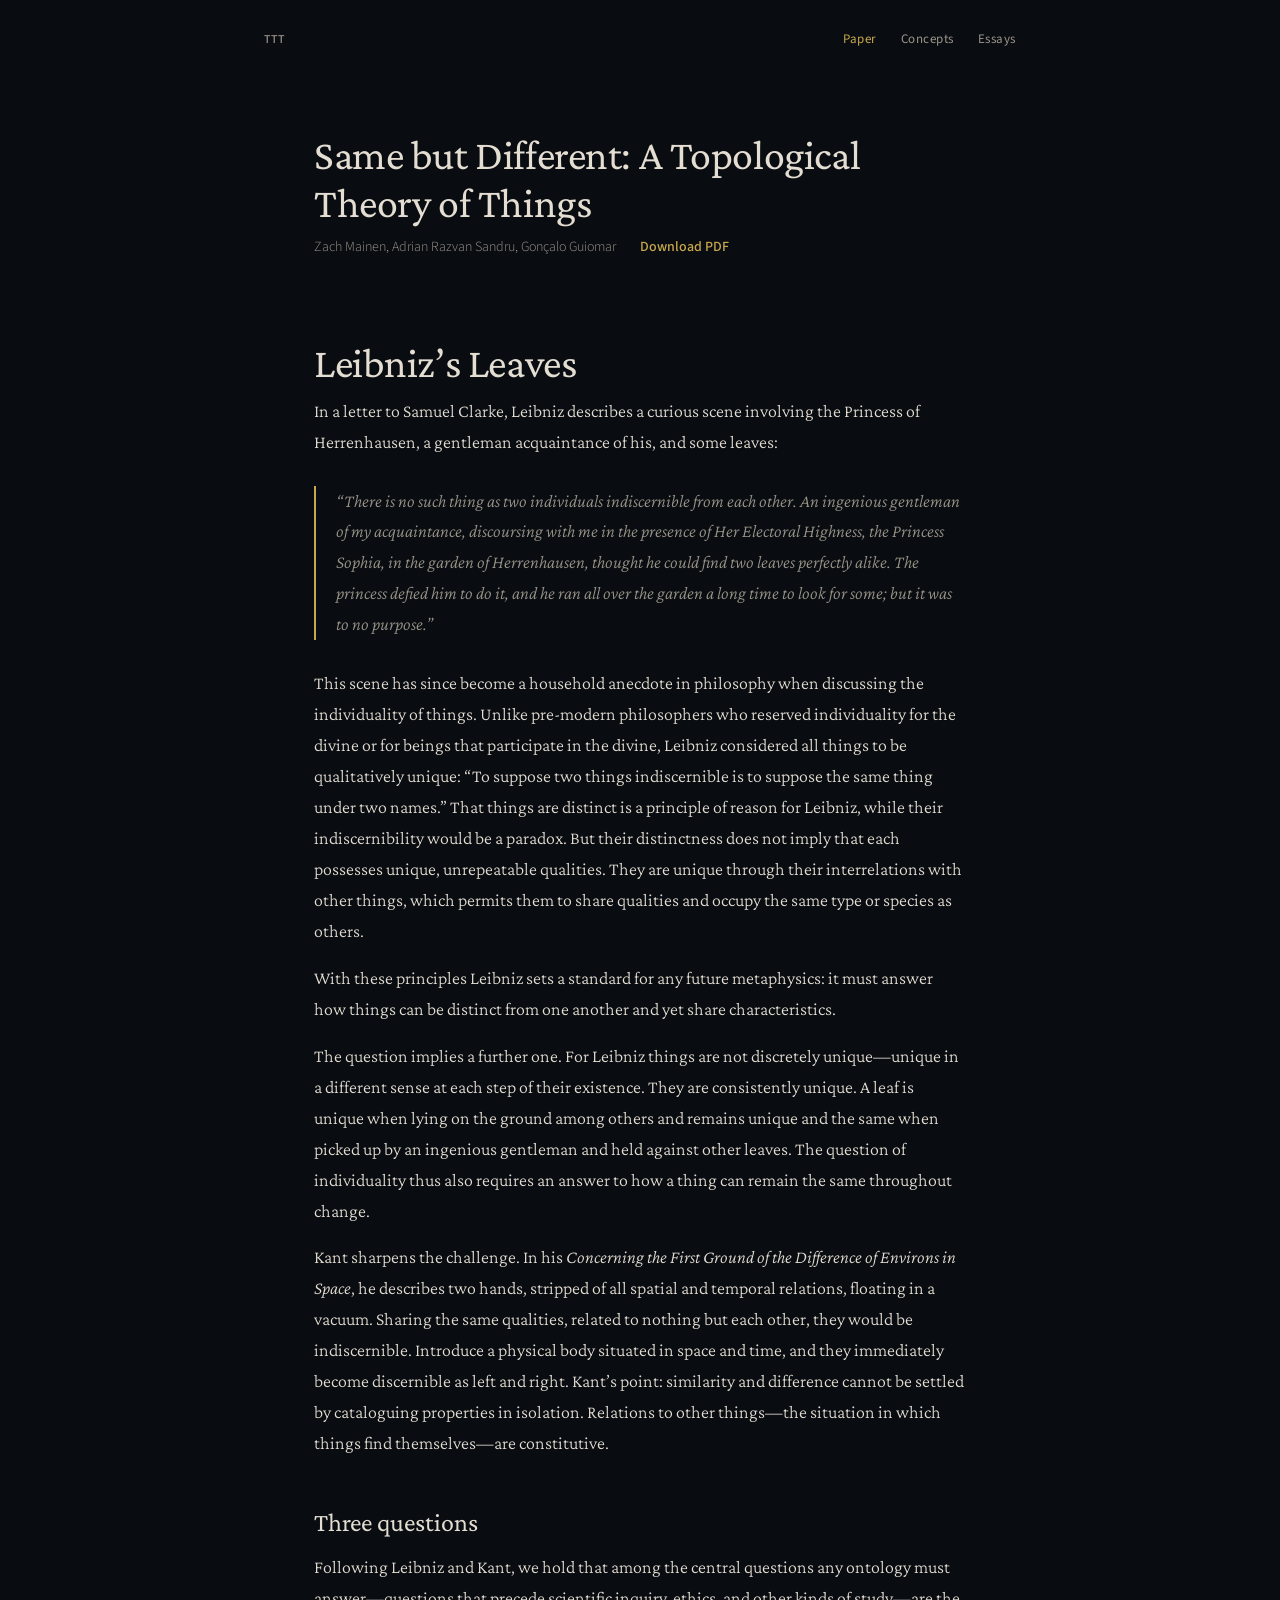
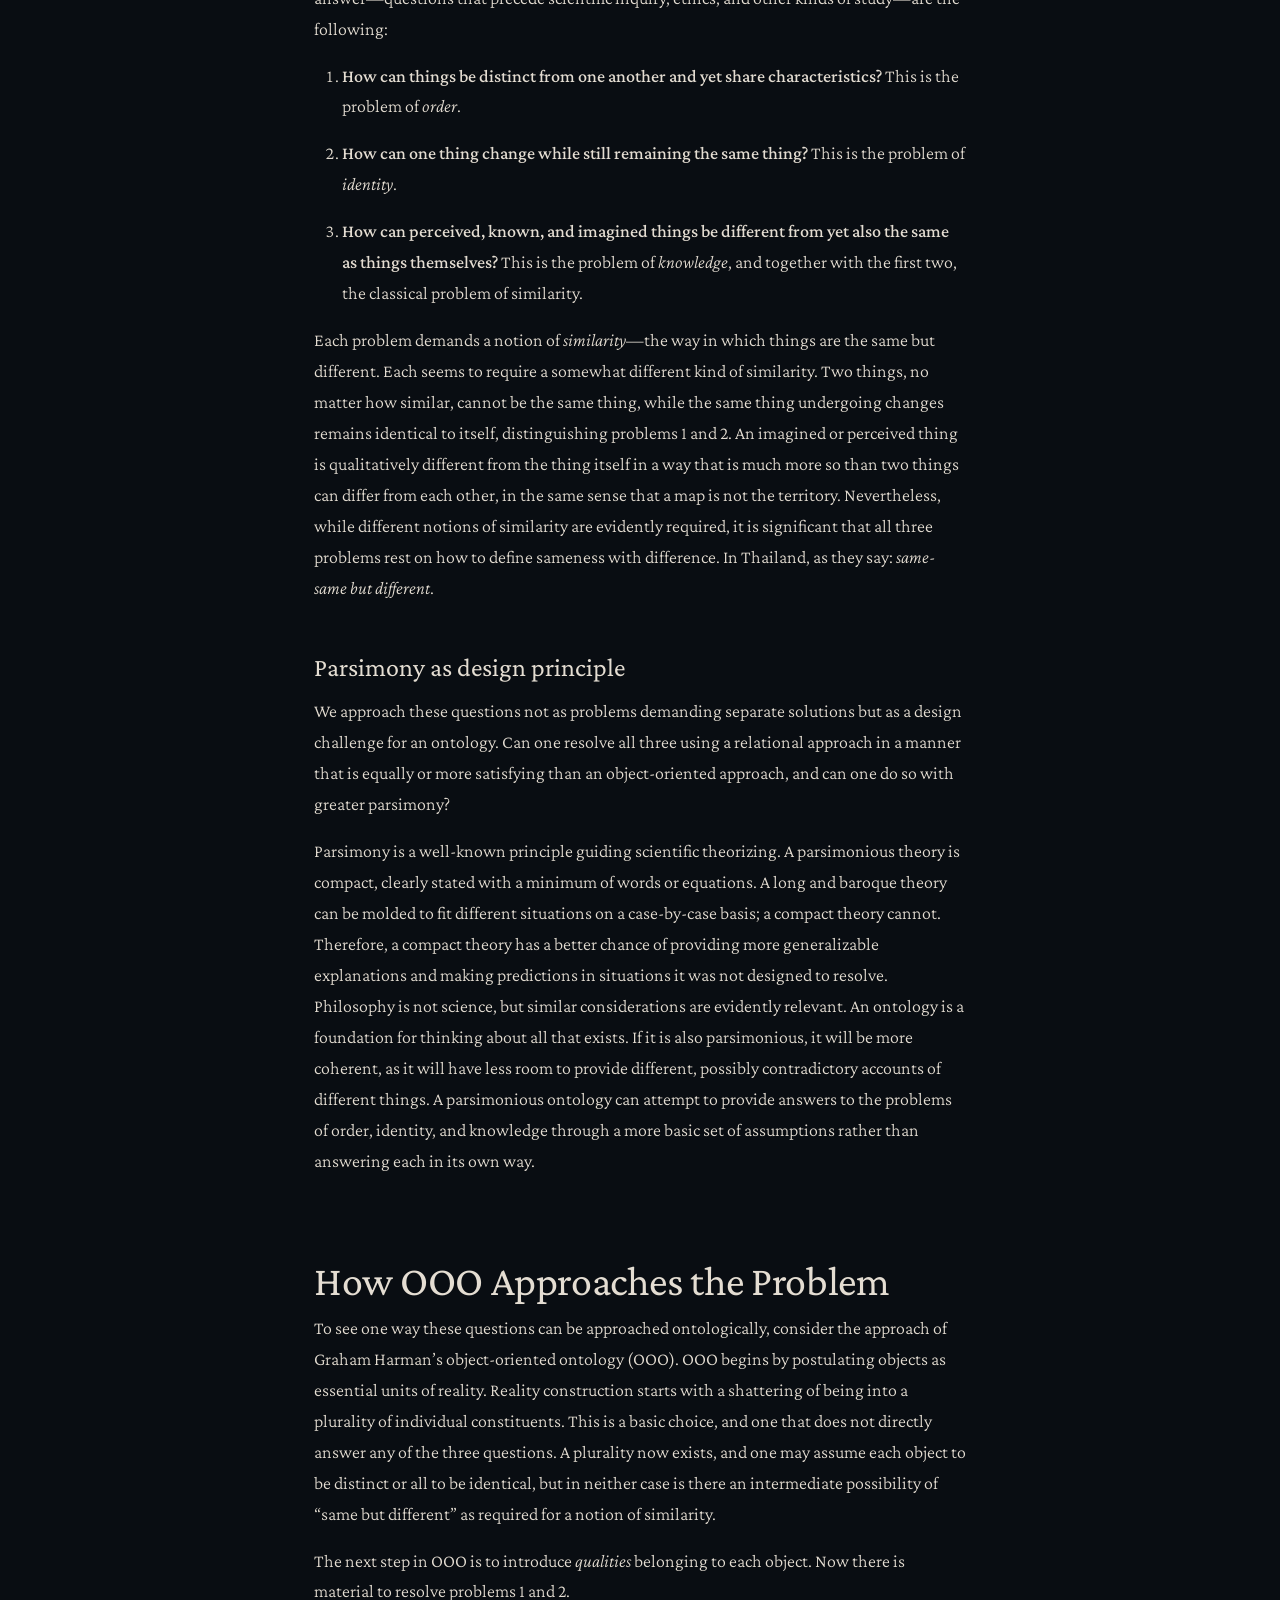
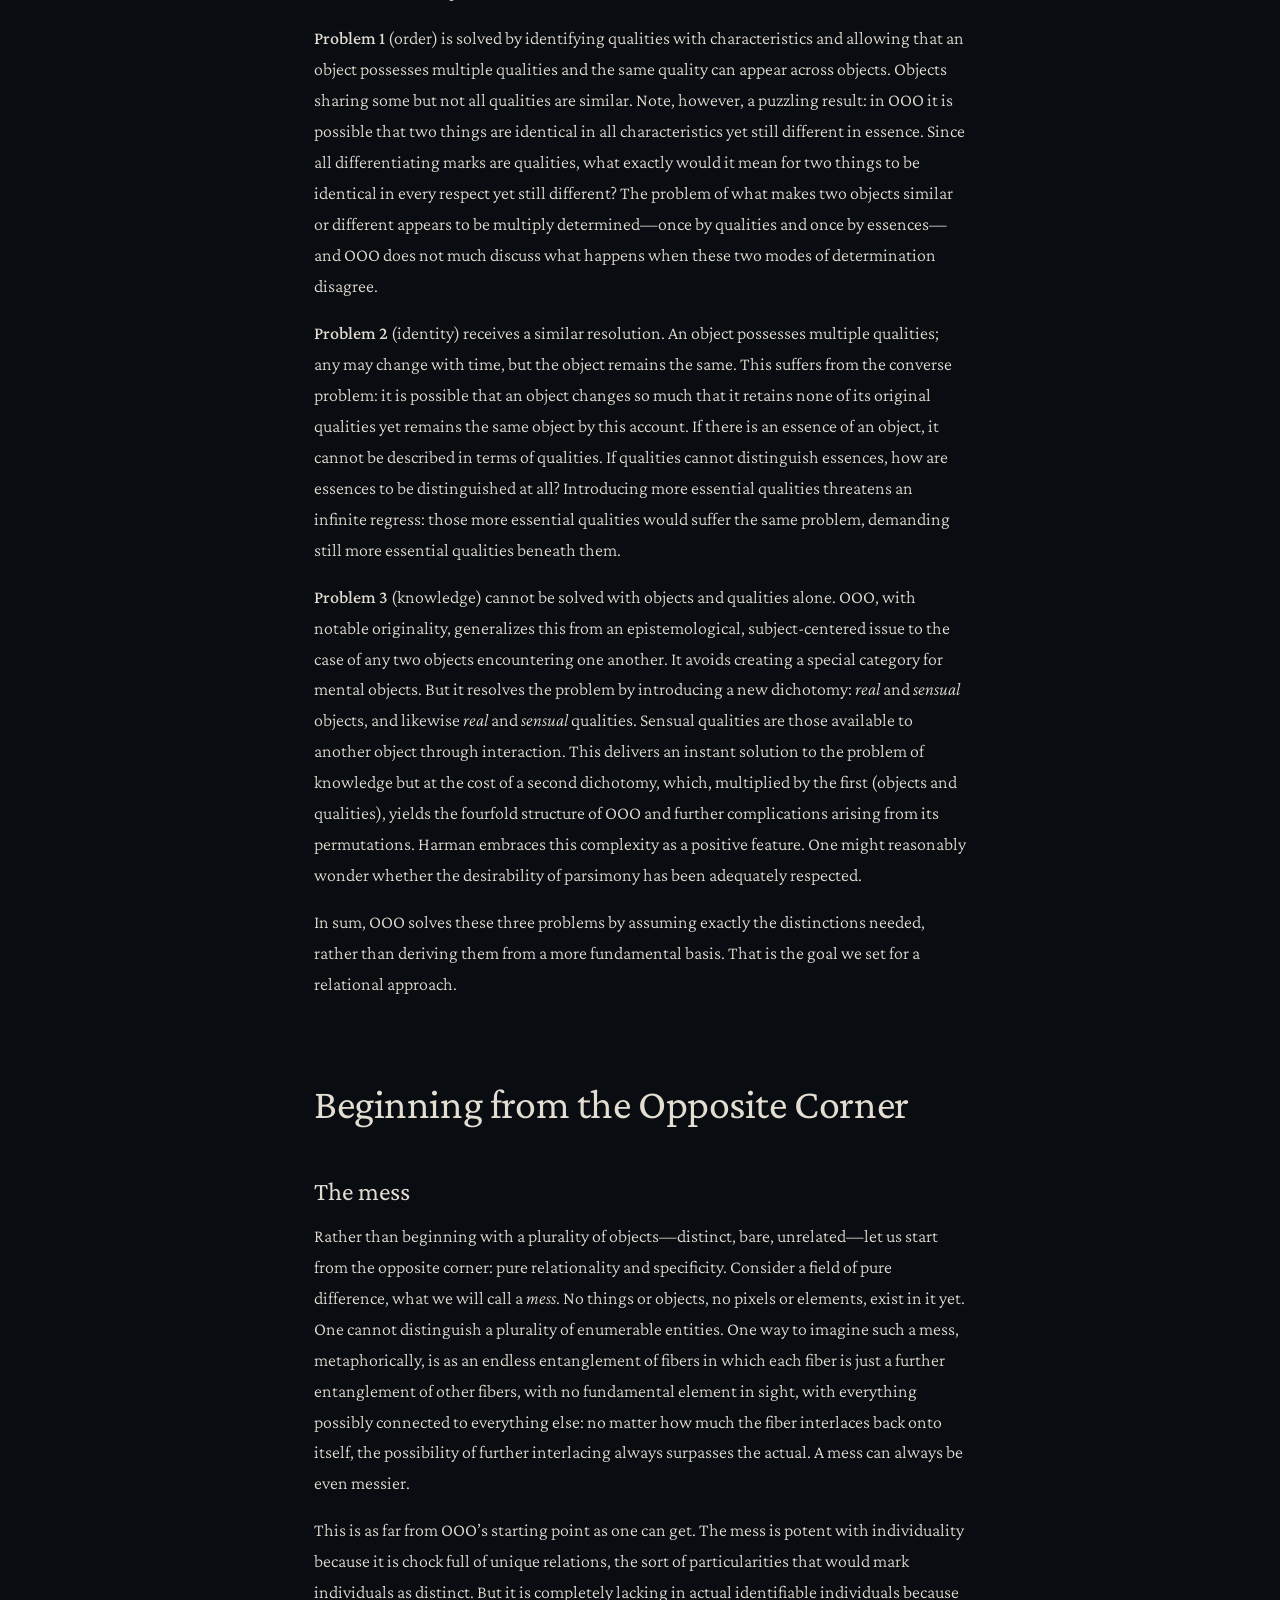
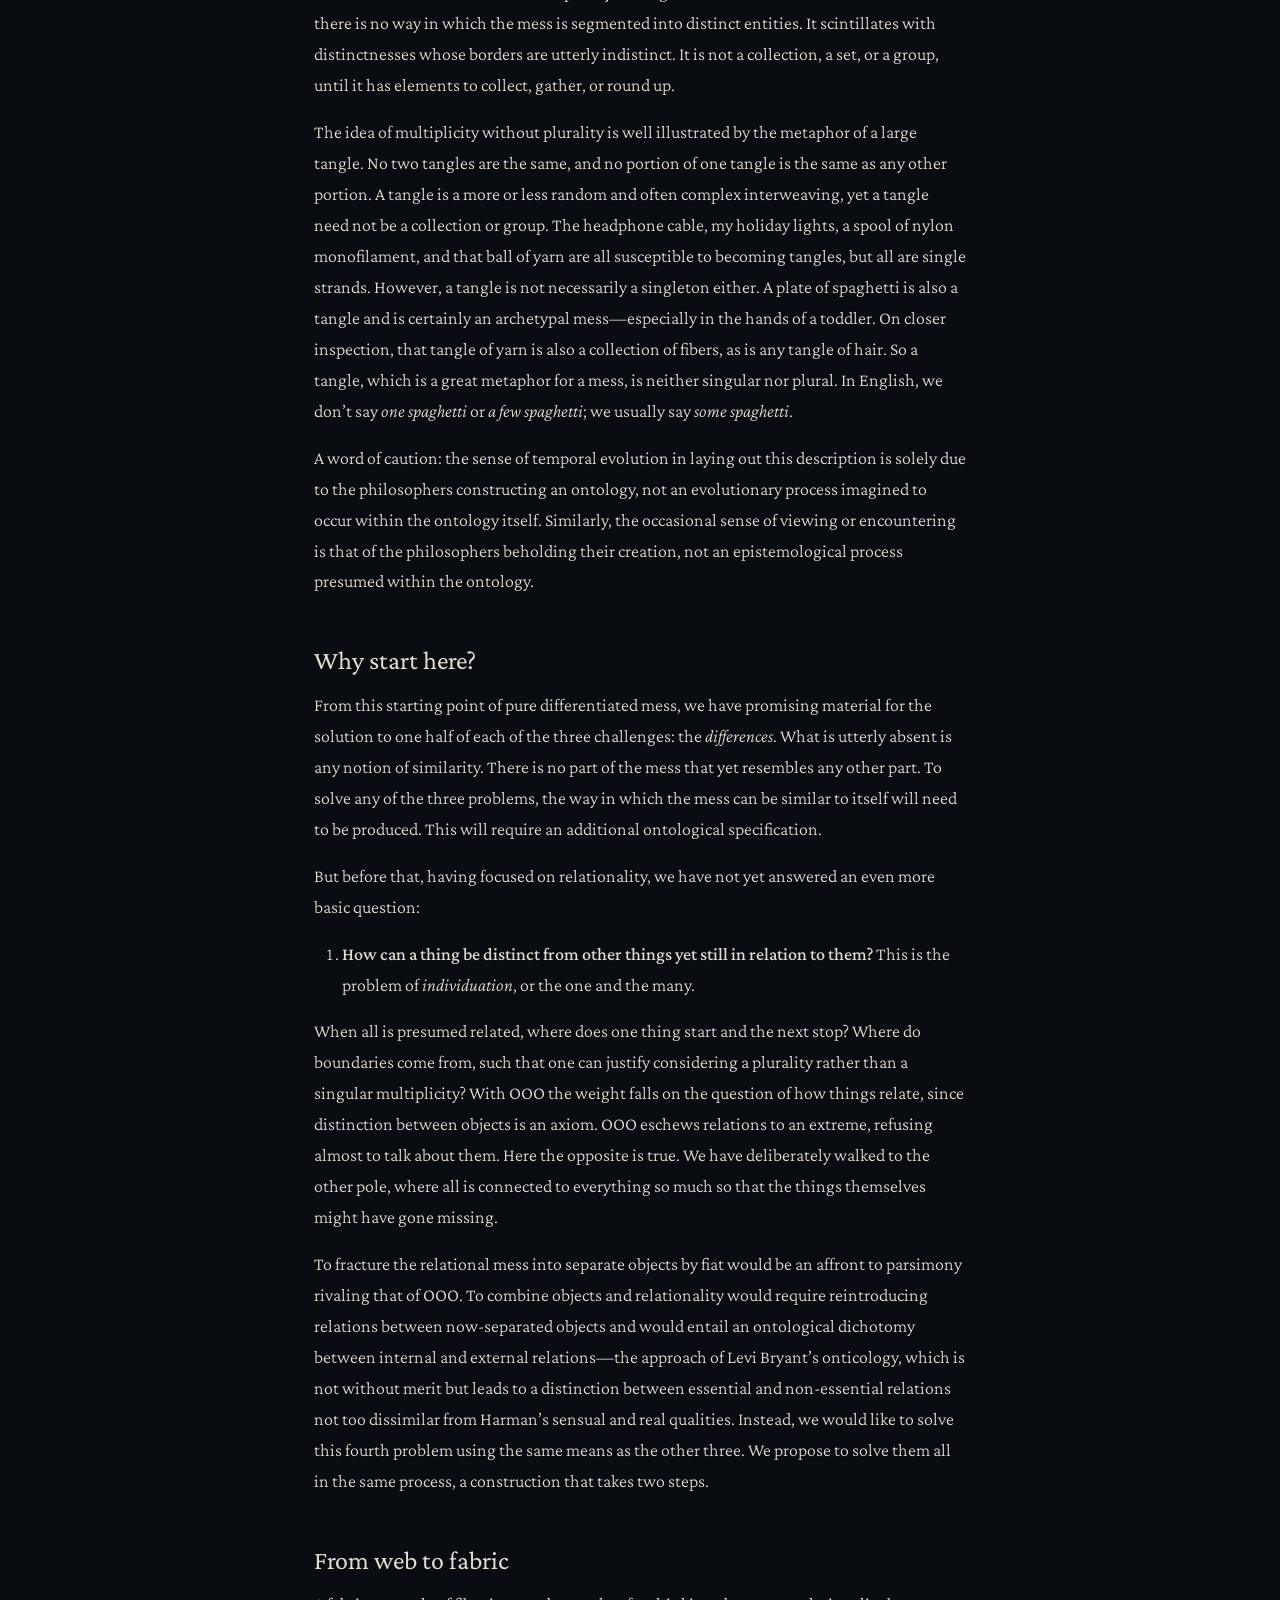
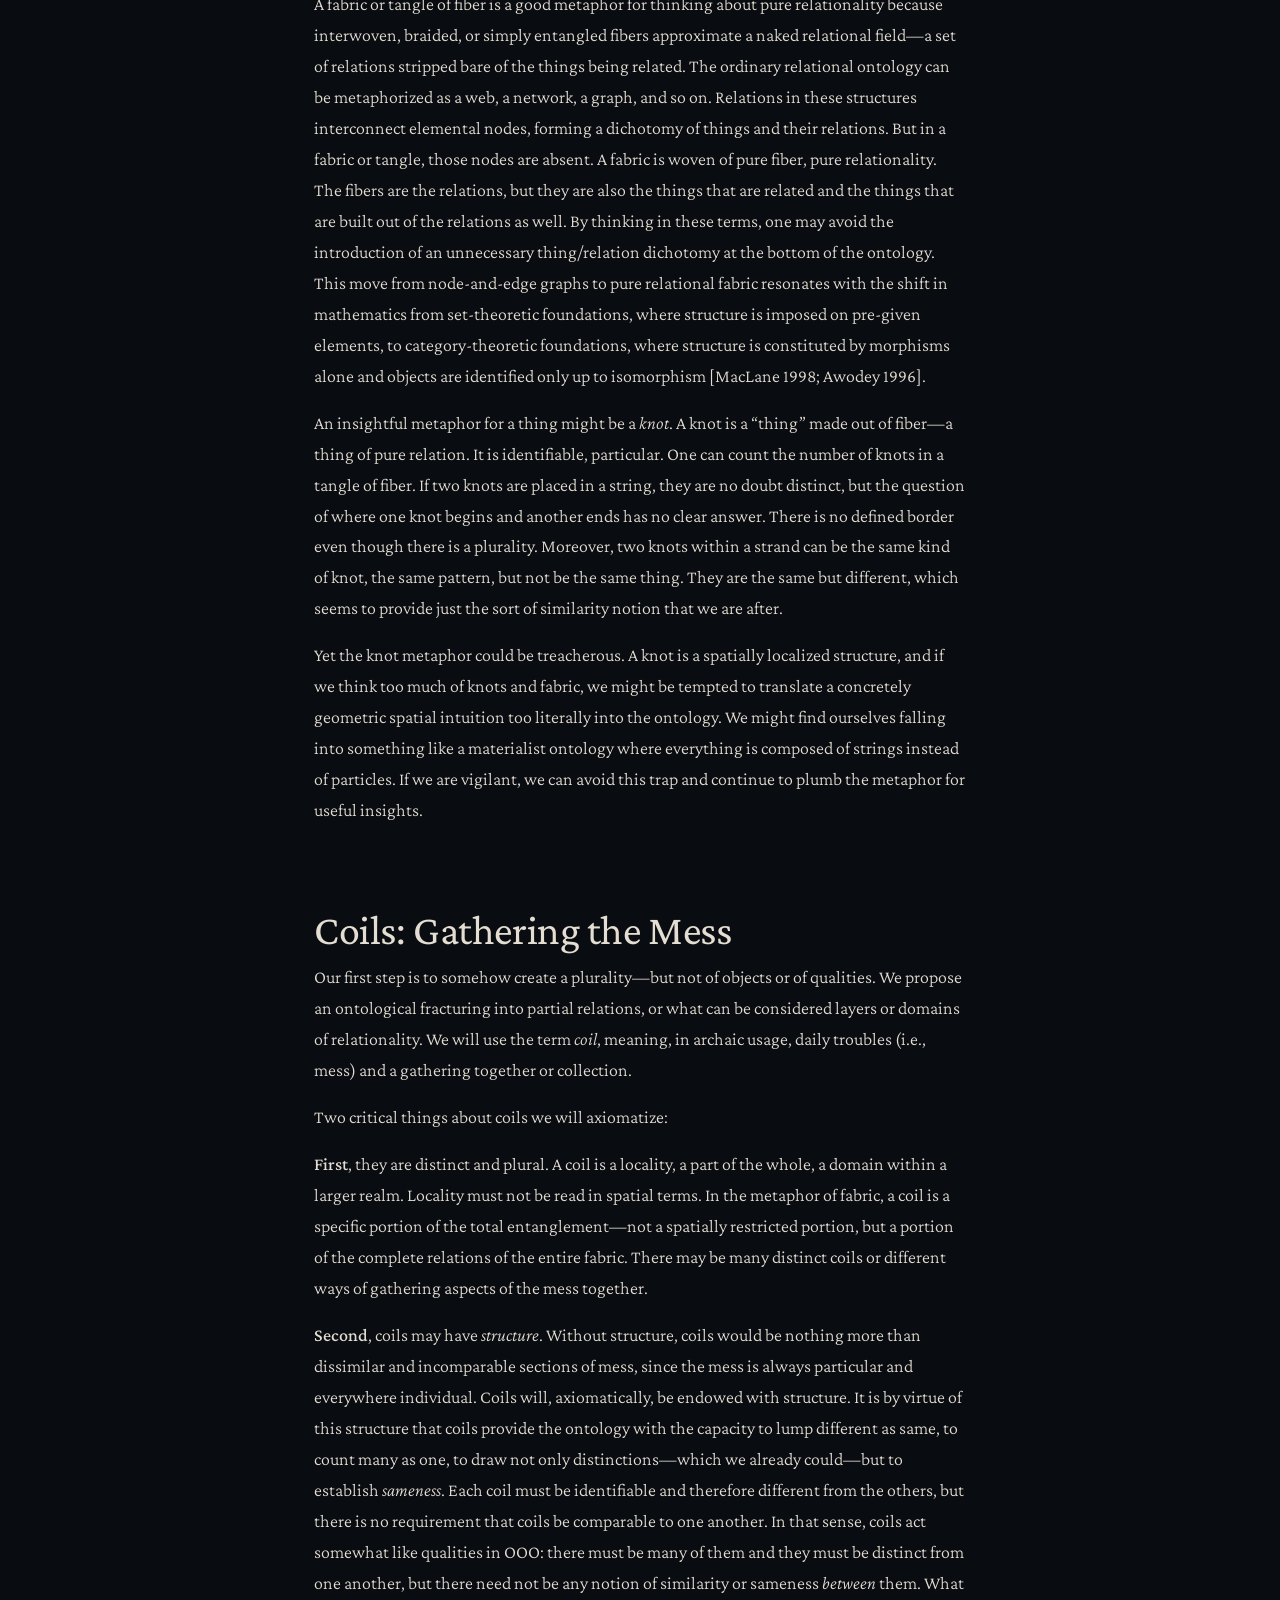
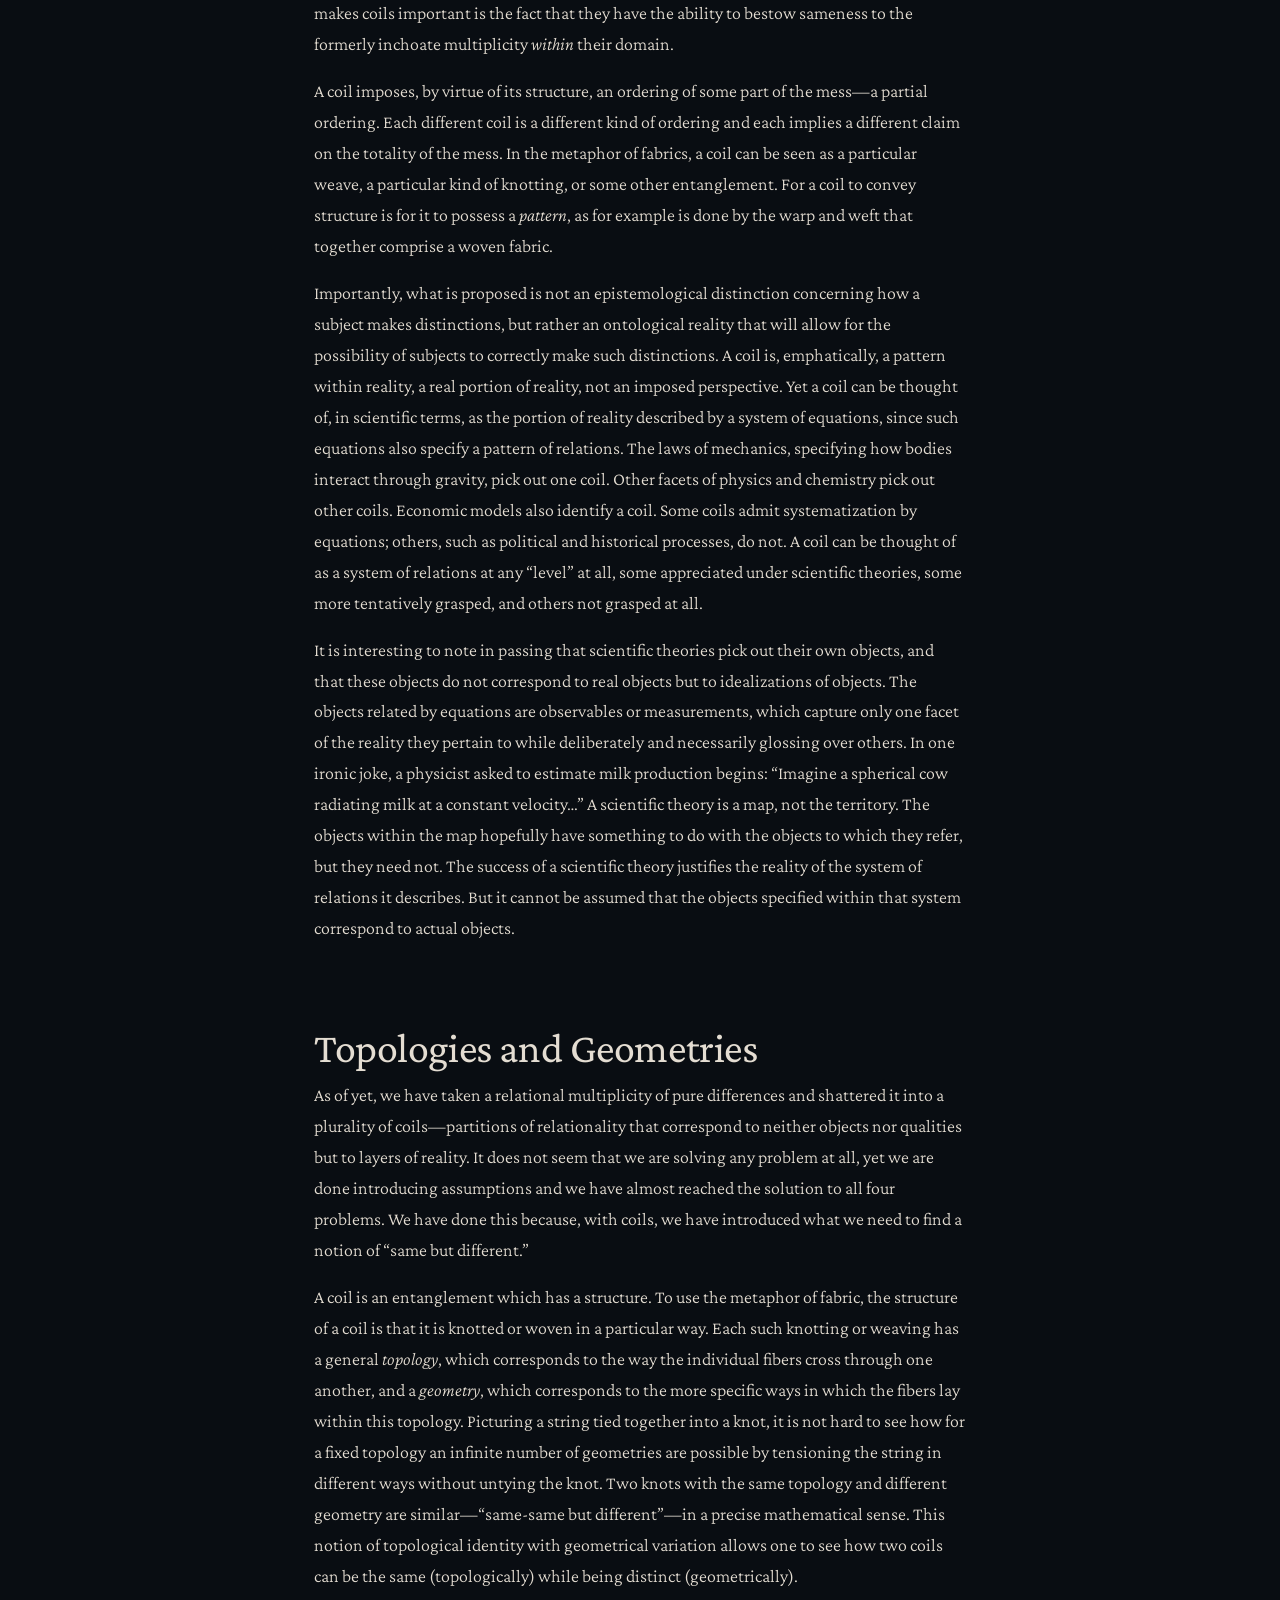
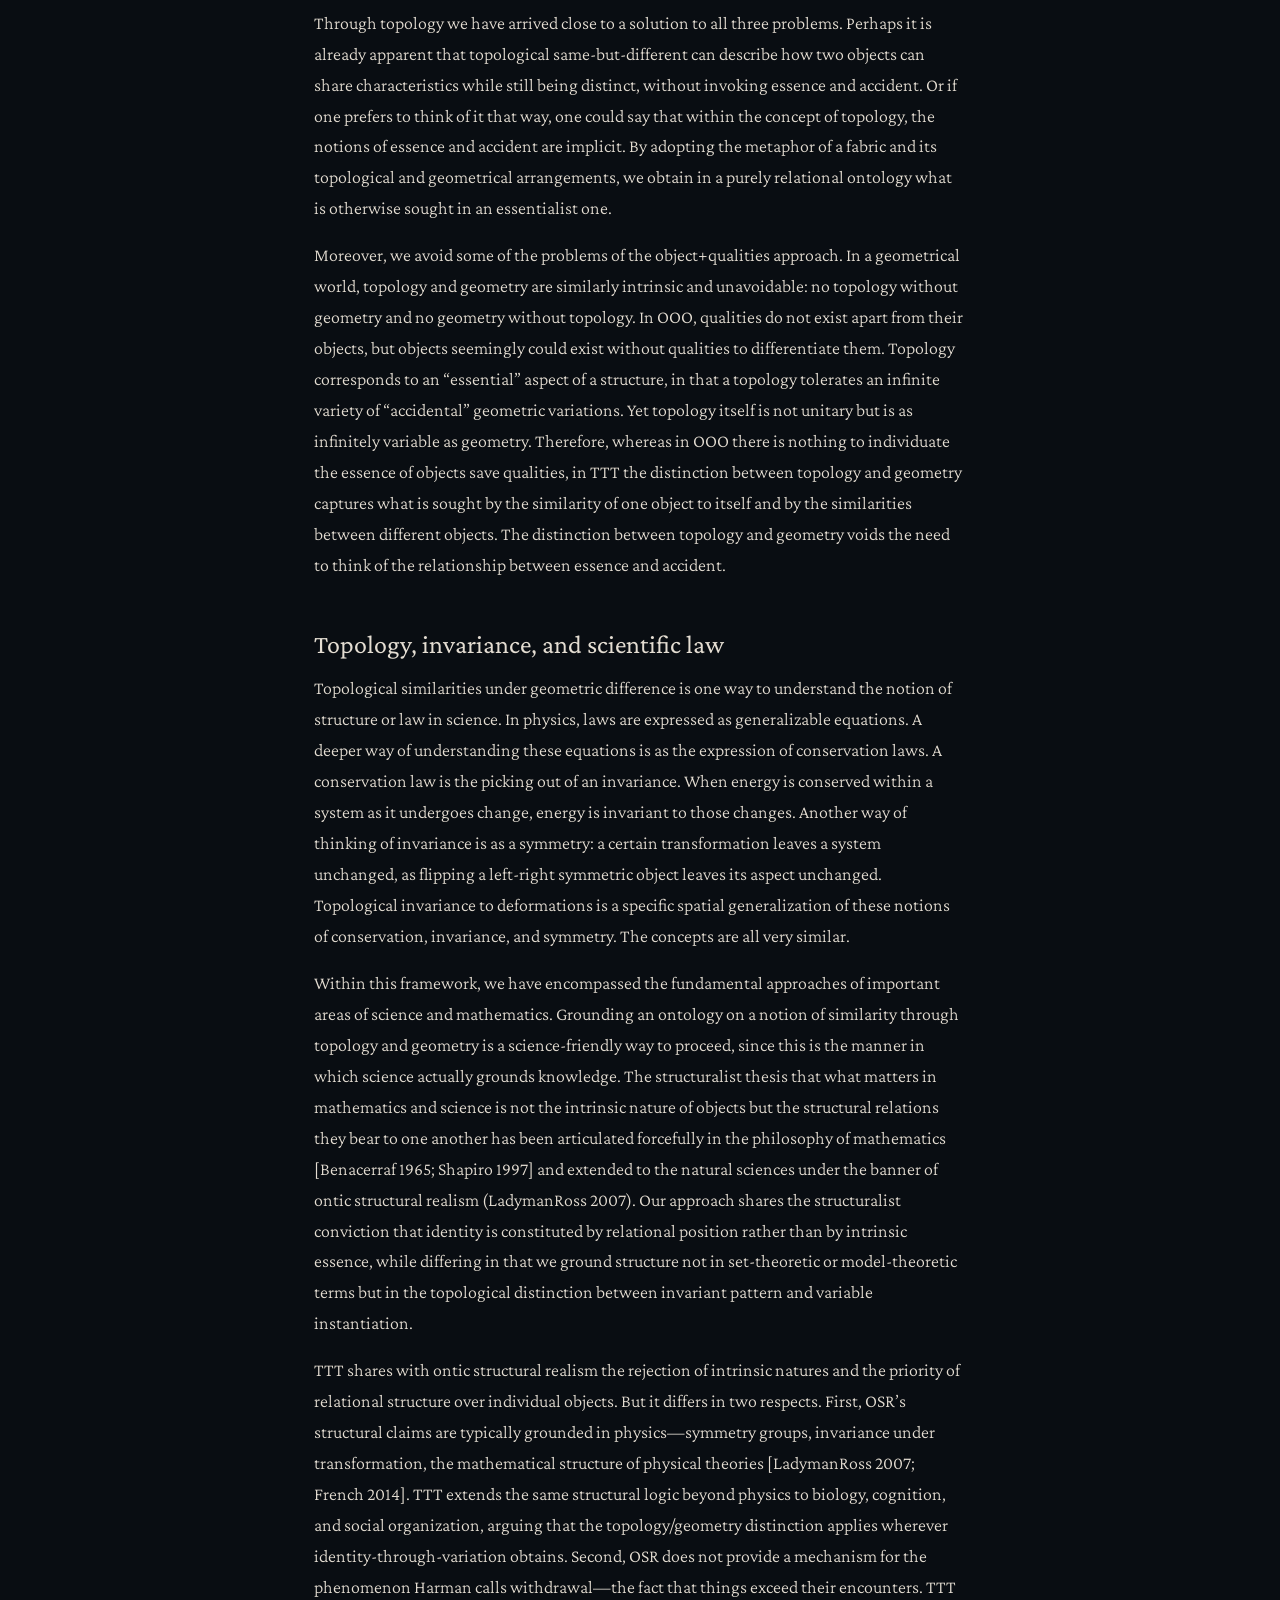
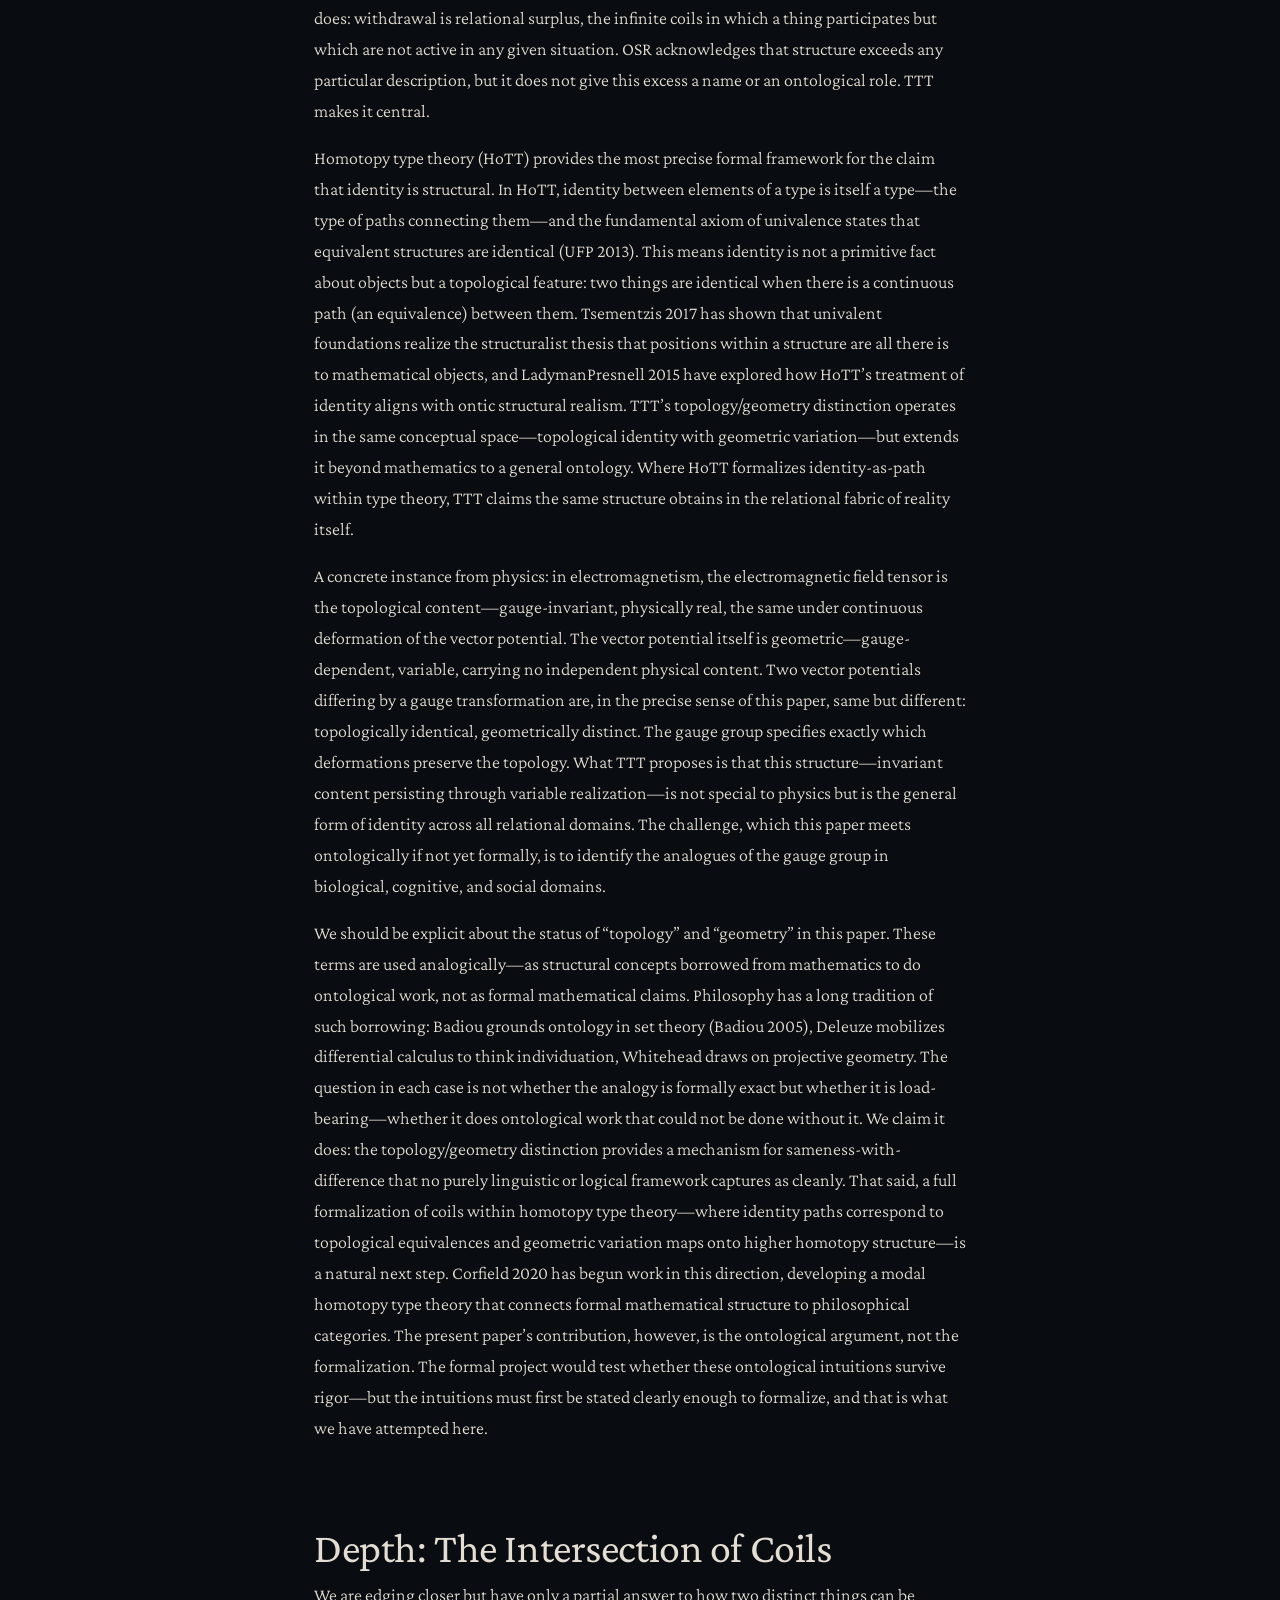
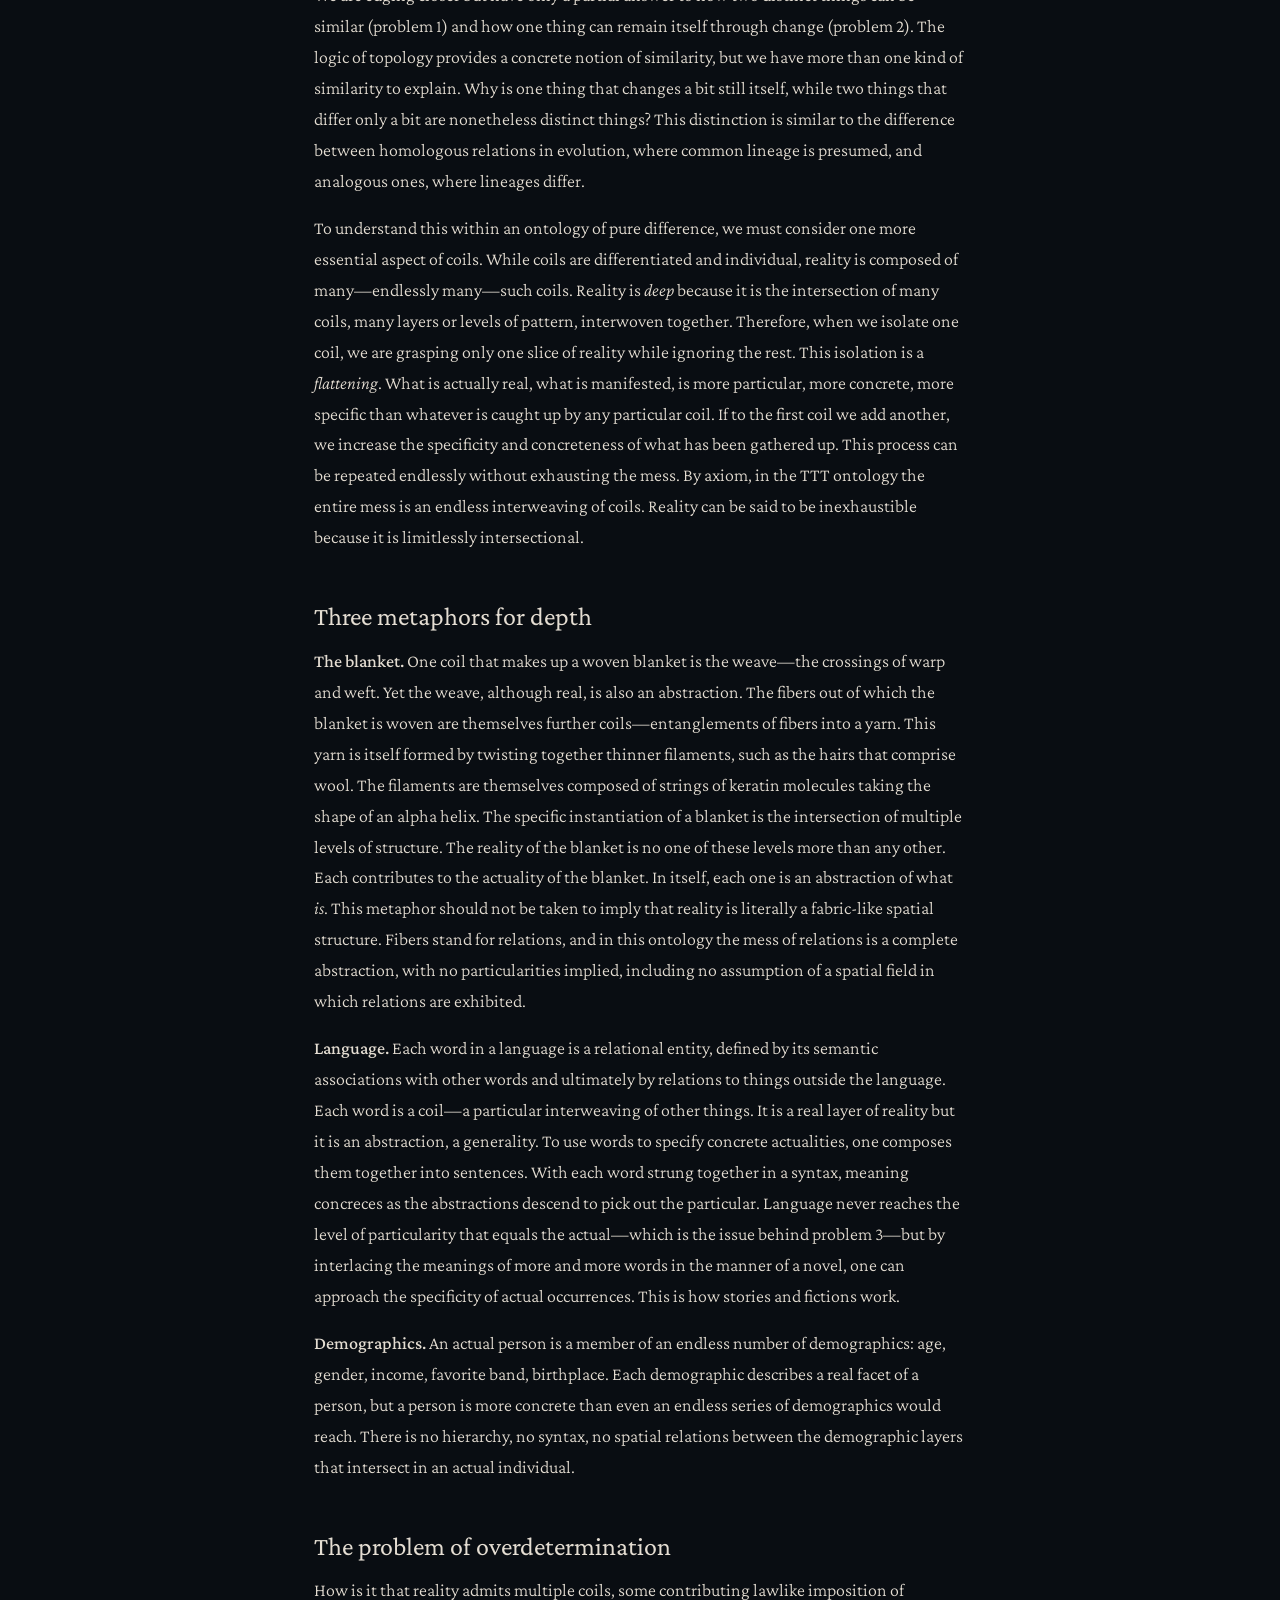
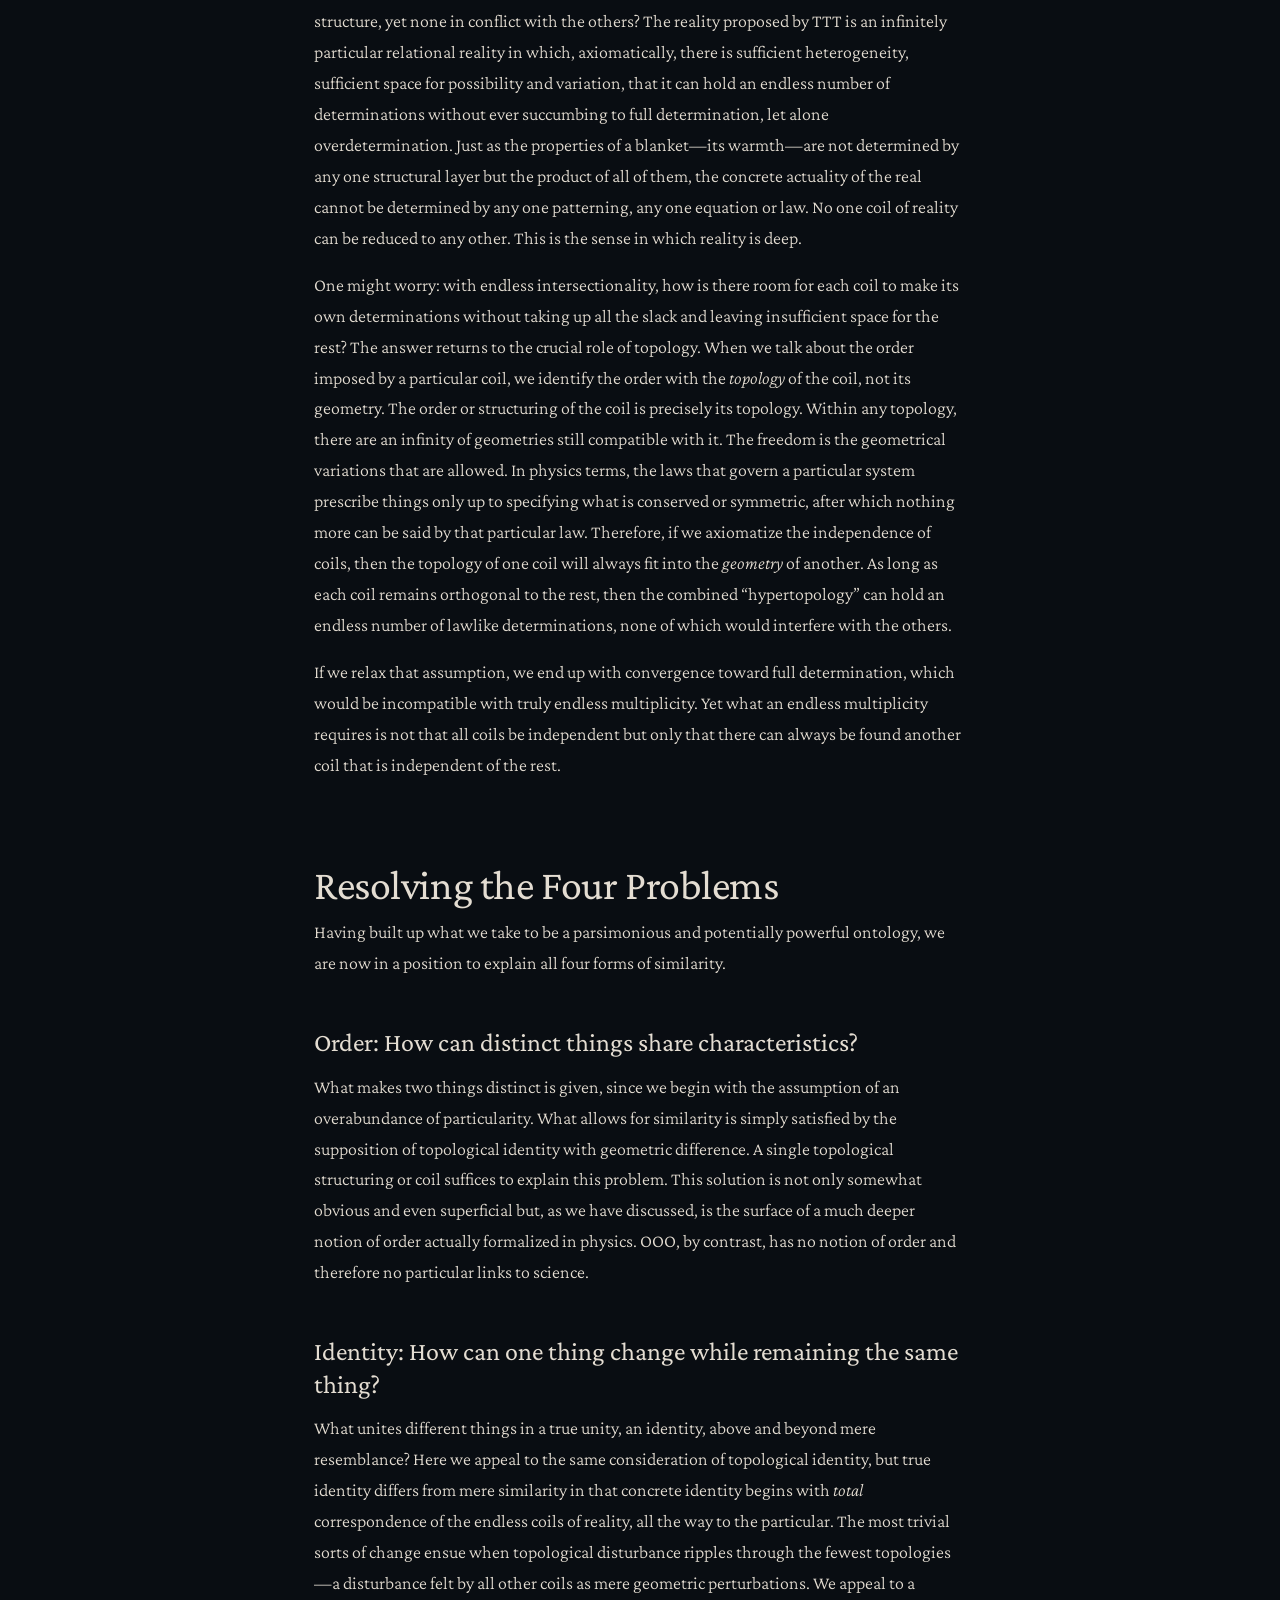
<file: paper.html>
<!DOCTYPE html>
<html lang="en">
<head>
<meta charset="UTF-8">
<meta name="viewport" content="width=device-width, initial-scale=1.0">
<title>Same but Different &mdash; The Paper</title>
<link rel="stylesheet" href="style.css">
</head>
<body>

<nav class="site-nav">
  <a href="/" class="nav-title">TTT</a>
  <div class="nav-links">
    <a href="paper.html" class="active">Paper</a>
    <a href="concepts/">Concepts</a>
    <a href="essays/">Essays</a>
  </div>
</nav>

<div class="content">

<h1>Same but Different: A Topological Theory of Things</h1>
<div class="paper-meta">
  <span>Zach Mainen, Adrian Razvan Sandru, Gon&ccedil;alo Guiomar</span>
  <a href="same-but-different-v2.pdf">Download PDF</a>
</div>

<h1>Leibniz&rsquo;s Leaves</h1>
<p>In a letter to Samuel Clarke, Leibniz describes a curious scene
involving the Princess of Herrenhausen, a gentleman acquaintance of his,
and some leaves:</p>
<blockquote>
<p>&ldquo;There is no such thing as two individuals indiscernible from each
other. An ingenious gentleman of my acquaintance, discoursing with me
in the presence of Her Electoral Highness, the Princess Sophia, in the
garden of Herrenhausen, thought he could find two leaves perfectly
alike. The princess defied him to do it, and he ran all over the
garden a long time to look for some; but it was to no purpose.&rdquo;</p>
</blockquote>
<p>This scene has since become a household anecdote in philosophy when
discussing the individuality of things. Unlike pre-modern philosophers
who reserved individuality for the divine or for beings that participate
in the divine, Leibniz considered all things to be qualitatively unique:
&ldquo;To suppose two things indiscernible is to suppose the same thing under
two names.&rdquo; That things are distinct is a principle of reason for
Leibniz, while their indiscernibility would be a paradox. But their
distinctness does not imply that each possesses unique, unrepeatable
qualities. They are unique through their interrelations with other
things, which permits them to share qualities and occupy the same type
or species as others.</p>
<p>With these principles Leibniz sets a standard for any future
metaphysics: it must answer how things can be distinct from one another
and yet share characteristics.</p>
<p>The question implies a further one. For Leibniz things are not
discretely unique&mdash;unique in a different sense at each step of their
existence. They are consistently unique. A leaf is unique when lying on
the ground among others and remains unique and the same when picked up
by an ingenious gentleman and held against other leaves. The question of
individuality thus also requires an answer to how a thing can remain the
same throughout change.</p>
<p>Kant sharpens the challenge. In his <em>Concerning the First Ground of the
Difference of Environs in Space</em>, he describes two hands, stripped of
all spatial and temporal relations, floating in a vacuum. Sharing the
same qualities, related to nothing but each other, they would be
indiscernible. Introduce a physical body situated in space and time, and
they immediately become discernible as left and right. Kant&rsquo;s point:
similarity and difference cannot be settled by cataloguing properties in
isolation. Relations to other things&mdash;the situation in which things
find themselves&mdash;are constitutive.</p>
<h2>Three questions</h2>
<p>Following Leibniz and Kant, we hold that among the central questions any
ontology must answer&mdash;questions that precede scientific inquiry,
ethics, and other kinds of study&mdash;are the following:</p>
<ol>
<li>
<p><strong>How can things be distinct from one another and yet share
    characteristics?</strong> This is the problem of <em>order</em>.</p>
</li>
<li>
<p><strong>How can one thing change while still remaining the same thing?</strong>
    This is the problem of <em>identity</em>.</p>
</li>
<li>
<p><strong>How can perceived, known, and imagined things be different from
    yet also the same as things themselves?</strong> This is the problem of
    <em>knowledge</em>, and together with the first two, the classical problem
    of similarity.</p>
</li>
</ol>
<p>Each problem demands a notion of <em>similarity</em>&mdash;the way in which things
are the same but different. Each seems to require a somewhat different
kind of similarity. Two things, no matter how similar, cannot be the
same thing, while the same thing undergoing changes remains identical to
itself, distinguishing problems 1 and 2. An imagined or perceived thing
is qualitatively different from the thing itself in a way that is much
more so than two things can differ from each other, in the same sense
that a map is not the territory. Nevertheless, while different notions
of similarity are evidently required, it is significant that all three
problems rest on how to define sameness with difference. In Thailand, as
they say: <em>same-same but different</em>.</p>
<h2>Parsimony as design principle</h2>
<p>We approach these questions not as problems demanding separate solutions
but as a design challenge for an ontology. Can one resolve all three
using a relational approach in a manner that is equally or more
satisfying than an object-oriented approach, and can one do so with
greater parsimony?</p>
<p>Parsimony is a well-known principle guiding scientific theorizing. A
parsimonious theory is compact, clearly stated with a minimum of words
or equations. A long and baroque theory can be molded to fit different
situations on a case-by-case basis; a compact theory cannot. Therefore,
a compact theory has a better chance of providing more generalizable
explanations and making predictions in situations it was not designed to
resolve. Philosophy is not science, but similar considerations are
evidently relevant. An ontology is a foundation for thinking about all
that exists. If it is also parsimonious, it will be more coherent, as it
will have less room to provide different, possibly contradictory
accounts of different things. A parsimonious ontology can attempt to
provide answers to the problems of order, identity, and knowledge
through a more basic set of assumptions rather than answering each in
its own way.</p>
<h1>How OOO Approaches the Problem</h1>
<p>To see one way these questions can be approached ontologically, consider
the approach of Graham Harman&rsquo;s object-oriented ontology (OOO). OOO
begins by postulating objects as essential units of reality. Reality
construction starts with a shattering of being into a plurality of
individual constituents. This is a basic choice, and one that does not
directly answer any of the three questions. A plurality now exists, and
one may assume each object to be distinct or all to be identical, but in
neither case is there an intermediate possibility of &ldquo;same but
different&rdquo; as required for a notion of similarity.</p>
<p>The next step in OOO is to introduce <em>qualities</em> belonging to each
object. Now there is material to resolve problems 1 and 2.</p>
<p><strong>Problem 1</strong> (order) is solved by identifying qualities with
characteristics and allowing that an object possesses multiple qualities
and the same quality can appear across objects. Objects sharing some but
not all qualities are similar. Note, however, a puzzling result: in OOO
it is possible that two things are identical in all characteristics yet
still different in essence. Since all differentiating marks are
qualities, what exactly would it mean for two things to be identical in
every respect yet still different? The problem of what makes two objects
similar or different appears to be multiply determined&mdash;once by
qualities and once by essences&mdash;and OOO does not much discuss what
happens when these two modes of determination disagree.</p>
<p><strong>Problem 2</strong> (identity) receives a similar resolution. An object
possesses multiple qualities; any may change with time, but the object
remains the same. This suffers from the converse problem: it is possible
that an object changes so much that it retains none of its original
qualities yet remains the same object by this account. If there is an
essence of an object, it cannot be described in terms of qualities. If
qualities cannot distinguish essences, how are essences to be
distinguished at all? Introducing more essential qualities threatens an
infinite regress: those more essential qualities would suffer the same
problem, demanding still more essential qualities beneath them.</p>
<p><strong>Problem 3</strong> (knowledge) cannot be solved with objects and qualities
alone. OOO, with notable originality, generalizes this from an
epistemological, subject-centered issue to the case of any two objects
encountering one another. It avoids creating a special category for
mental objects. But it resolves the problem by introducing a new
dichotomy: <em>real</em> and <em>sensual</em> objects, and likewise <em>real</em> and
<em>sensual</em> qualities. Sensual qualities are those available to another
object through interaction. This delivers an instant solution to the
problem of knowledge but at the cost of a second dichotomy, which,
multiplied by the first (objects and qualities), yields the fourfold
structure of OOO and further complications arising from its
permutations. Harman embraces this complexity as a positive feature. One
might reasonably wonder whether the desirability of parsimony has been
adequately respected.</p>
<p>In sum, OOO solves these three problems by assuming exactly the
distinctions needed, rather than deriving them from a more fundamental
basis. That is the goal we set for a relational approach.</p>
<h1>Beginning from the Opposite Corner</h1>
<h2>The mess</h2>
<p>Rather than beginning with a plurality of objects&mdash;distinct, bare,
unrelated&mdash;let us start from the opposite corner: pure relationality
and specificity. Consider a field of pure difference, what we will call
a <em>mess</em>. No things or objects, no pixels or elements, exist in it yet.
One cannot distinguish a plurality of enumerable entities. One way to
imagine such a mess, metaphorically, is as an endless entanglement of
fibers in which each fiber is just a further entanglement of other
fibers, with no fundamental element in sight, with everything possibly
connected to everything else: no matter how much the fiber interlaces
back onto itself, the possibility of further interlacing always
surpasses the actual. A mess can always be even messier.</p>
<p>This is as far from OOO&rsquo;s starting point as one can get. The mess is
potent with individuality because it is chock full of unique relations,
the sort of particularities that would mark individuals as distinct. But
it is completely lacking in actual identifiable individuals because
there is no way in which the mess is segmented into distinct entities.
It scintillates with distinctnesses whose borders are utterly
indistinct. It is not a collection, a set, or a group, until it has
elements to collect, gather, or round up.</p>
<p>The idea of multiplicity without plurality is well illustrated by the
metaphor of a large tangle. No two tangles are the same, and no portion
of one tangle is the same as any other portion. A tangle is a more or
less random and often complex interweaving, yet a tangle need not be a
collection or group. The headphone cable, my holiday lights, a spool of
nylon monofilament, and that ball of yarn are all susceptible to
becoming tangles, but all are single strands. However, a tangle is not
necessarily a singleton either. A plate of spaghetti is also a tangle
and is certainly an archetypal mess&mdash;especially in the hands of a
toddler. On closer inspection, that tangle of yarn is also a collection
of fibers, as is any tangle of hair. So a tangle, which is a great
metaphor for a mess, is neither singular nor plural. In English, we
don&rsquo;t say <em>one spaghetti</em> or <em>a few spaghetti</em>; we usually say <em>some
spaghetti</em>.</p>
<p>A word of caution: the sense of temporal evolution in laying out this
description is solely due to the philosophers constructing an ontology,
not an evolutionary process imagined to occur within the ontology
itself. Similarly, the occasional sense of viewing or encountering is
that of the philosophers beholding their creation, not an
epistemological process presumed within the ontology.</p>
<h2>Why start here?</h2>
<p>From this starting point of pure differentiated mess, we have promising
material for the solution to one half of each of the three challenges:
the <em>differences</em>. What is utterly absent is any notion of similarity.
There is no part of the mess that yet resembles any other part. To solve
any of the three problems, the way in which the mess can be similar to
itself will need to be produced. This will require an additional
ontological specification.</p>
<p>But before that, having focused on relationality, we have not yet
answered an even more basic question:</p>
<ol>
<li><strong>How can a thing be distinct from other things yet still in
    relation to them?</strong> This is the problem of <em>individuation</em>, or the
    one and the many.</li>
</ol>
<p>When all is presumed related, where does one thing start and the next
stop? Where do boundaries come from, such that one can justify
considering a plurality rather than a singular multiplicity? With OOO
the weight falls on the question of how things relate, since distinction
between objects is an axiom. OOO eschews relations to an extreme,
refusing almost to talk about them. Here the opposite is true. We have
deliberately walked to the other pole, where all is connected to
everything so much so that the things themselves might have gone
missing.</p>
<p>To fracture the relational mess into separate objects by fiat would be
an affront to parsimony rivaling that of OOO. To combine objects and
relationality would require reintroducing relations between
now-separated objects and would entail an ontological dichotomy between
internal and external relations&mdash;the approach of Levi Bryant&rsquo;s
onticology, which is not without merit but leads to a distinction
between essential and non-essential relations not too dissimilar from
Harman&rsquo;s sensual and real qualities. Instead, we would like to solve
this fourth problem using the same means as the other three. We propose
to solve them all in the same process, a construction that takes two
steps.</p>
<h2>From web to fabric</h2>
<p>A fabric or tangle of fiber is a good metaphor for thinking about pure
relationality because interwoven, braided, or simply entangled fibers
approximate a naked relational field&mdash;a set of relations stripped bare
of the things being related. The ordinary relational ontology can be
metaphorized as a web, a network, a graph, and so on. Relations in these
structures interconnect elemental nodes, forming a dichotomy of things
and their relations. But in a fabric or tangle, those nodes are absent.
A fabric is woven of pure fiber, pure relationality. The fibers are the
relations, but they are also the things that are related and the things
that are built out of the relations as well. By thinking in these terms,
one may avoid the introduction of an unnecessary thing/relation
dichotomy at the bottom of the ontology. This move from node-and-edge
graphs to pure relational fabric resonates with the shift in mathematics
from set-theoretic foundations, where structure is imposed on pre-given
elements, to category-theoretic foundations, where structure is
constituted by morphisms alone and objects are identified only up to
isomorphism [MacLane 1998; Awodey 1996].</p>
<p>An insightful metaphor for a thing might be a <em>knot</em>. A knot is a
&ldquo;thing&rdquo; made out of fiber&mdash;a thing of pure relation. It is
identifiable, particular. One can count the number of knots in a tangle
of fiber. If two knots are placed in a string, they are no doubt
distinct, but the question of where one knot begins and another ends has
no clear answer. There is no defined border even though there is a
plurality. Moreover, two knots within a strand can be the same kind of
knot, the same pattern, but not be the same thing. They are the same but
different, which seems to provide just the sort of similarity notion
that we are after.</p>
<p>Yet the knot metaphor could be treacherous. A knot is a spatially
localized structure, and if we think too much of knots and fabric, we
might be tempted to translate a concretely geometric spatial intuition
too literally into the ontology. We might find ourselves falling into
something like a materialist ontology where everything is composed of
strings instead of particles. If we are vigilant, we can avoid this trap
and continue to plumb the metaphor for useful insights.</p>
<h1>Coils: Gathering the Mess</h1>
<p>Our first step is to somehow create a plurality&mdash;but not of objects or
of qualities. We propose an ontological fracturing into partial
relations, or what can be considered layers or domains of relationality.
We will use the term <em>coil</em>, meaning, in archaic usage, daily troubles
(i.e., mess) and a gathering together or collection.</p>
<p>Two critical things about coils we will axiomatize:</p>
<p><strong>First</strong>, they are distinct and plural. A coil is a locality, a part of
the whole, a domain within a larger realm. Locality must not be read in
spatial terms. In the metaphor of fabric, a coil is a specific portion
of the total entanglement&mdash;not a spatially restricted portion, but a
portion of the complete relations of the entire fabric. There may be
many distinct coils or different ways of gathering aspects of the mess
together.</p>
<p><strong>Second</strong>, coils may have <em>structure</em>. Without structure, coils would
be nothing more than dissimilar and incomparable sections of mess, since
the mess is always particular and everywhere individual. Coils will,
axiomatically, be endowed with structure. It is by virtue of this
structure that coils provide the ontology with the capacity to lump
different as same, to count many as one, to draw not only
distinctions&mdash;which we already could&mdash;but to establish <em>sameness</em>.
Each coil must be identifiable and therefore different from the others,
but there is no requirement that coils be comparable to one another. In
that sense, coils act somewhat like qualities in OOO: there must be many
of them and they must be distinct from one another, but there need not
be any notion of similarity or sameness <em>between</em> them. What makes coils
important is the fact that they have the ability to bestow sameness to
the formerly inchoate multiplicity <em>within</em> their domain.</p>
<p>A coil imposes, by virtue of its structure, an ordering of some part of
the mess&mdash;a partial ordering. Each different coil is a different kind
of ordering and each implies a different claim on the totality of the
mess. In the metaphor of fabrics, a coil can be seen as a particular
weave, a particular kind of knotting, or some other entanglement. For a
coil to convey structure is for it to possess a <em>pattern</em>, as for
example is done by the warp and weft that together comprise a woven
fabric.</p>
<p>Importantly, what is proposed is not an epistemological distinction
concerning how a subject makes distinctions, but rather an ontological
reality that will allow for the possibility of subjects to correctly
make such distinctions. A coil is, emphatically, a pattern within
reality, a real portion of reality, not an imposed perspective. Yet a
coil can be thought of, in scientific terms, as the portion of reality
described by a system of equations, since such equations also specify a
pattern of relations. The laws of mechanics, specifying how bodies
interact through gravity, pick out one coil. Other facets of physics and
chemistry pick out other coils. Economic models also identify a coil.
Some coils admit systematization by equations; others, such as political
and historical processes, do not. A coil can be thought of as a system
of relations at any &ldquo;level&rdquo; at all, some appreciated under scientific
theories, some more tentatively grasped, and others not grasped at all.</p>
<p>It is interesting to note in passing that scientific theories pick out
their own objects, and that these objects do not correspond to real
objects but to idealizations of objects. The objects related by
equations are observables or measurements, which capture only one facet
of the reality they pertain to while deliberately and necessarily
glossing over others. In one ironic joke, a physicist asked to estimate
milk production begins: &ldquo;Imagine a spherical cow radiating milk at a
constant velocity&hellip;&rdquo; A scientific theory is a map, not the territory.
The objects within the map hopefully have something to do with the
objects to which they refer, but they need not. The success of a
scientific theory justifies the reality of the system of relations it
describes. But it cannot be assumed that the objects specified within
that system correspond to actual objects.</p>
<h1>Topologies and Geometries</h1>
<p>As of yet, we have taken a relational multiplicity of pure differences
and shattered it into a plurality of coils&mdash;partitions of relationality
that correspond to neither objects nor qualities but to layers of
reality. It does not seem that we are solving any problem at all, yet we
are done introducing assumptions and we have almost reached the solution
to all four problems. We have done this because, with coils, we have
introduced what we need to find a notion of &ldquo;same but different.&rdquo;</p>
<p>A coil is an entanglement which has a structure. To use the metaphor of
fabric, the structure of a coil is that it is knotted or woven in a
particular way. Each such knotting or weaving has a general <em>topology</em>,
which corresponds to the way the individual fibers cross through one
another, and a <em>geometry</em>, which corresponds to the more specific ways
in which the fibers lay within this topology. Picturing a string tied
together into a knot, it is not hard to see how for a fixed topology an
infinite number of geometries are possible by tensioning the string in
different ways without untying the knot. Two knots with the same
topology and different geometry are similar&mdash;&ldquo;same-same but
different&rdquo;&mdash;in a precise mathematical sense. This notion of topological
identity with geometrical variation allows one to see how two coils can
be the same (topologically) while being distinct (geometrically).</p>
<p>Through topology we have arrived close to a solution to all three
problems. Perhaps it is already apparent that topological
same-but-different can describe how two objects can share
characteristics while still being distinct, without invoking essence and
accident. Or if one prefers to think of it that way, one could say that
within the concept of topology, the notions of essence and accident are
implicit. By adopting the metaphor of a fabric and its topological and
geometrical arrangements, we obtain in a purely relational ontology what
is otherwise sought in an essentialist one.</p>
<p>Moreover, we avoid some of the problems of the object+qualities
approach. In a geometrical world, topology and geometry are similarly
intrinsic and unavoidable: no topology without geometry and no geometry
without topology. In OOO, qualities do not exist apart from their
objects, but objects seemingly could exist without qualities to
differentiate them. Topology corresponds to an &ldquo;essential&rdquo; aspect of a
structure, in that a topology tolerates an infinite variety of
&ldquo;accidental&rdquo; geometric variations. Yet topology itself is not unitary
but is as infinitely variable as geometry. Therefore, whereas in OOO
there is nothing to individuate the essence of objects save qualities,
in TTT the distinction between topology and geometry captures what is
sought by the similarity of one object to itself and by the similarities
between different objects. The distinction between topology and geometry
voids the need to think of the relationship between essence and
accident.</p>
<h2>Topology, invariance, and scientific law</h2>
<p>Topological similarities under geometric difference is one way to
understand the notion of structure or law in science. In physics, laws
are expressed as generalizable equations. A deeper way of understanding
these equations is as the expression of conservation laws. A
conservation law is the picking out of an invariance. When energy is
conserved within a system as it undergoes change, energy is invariant to
those changes. Another way of thinking of invariance is as a symmetry: a
certain transformation leaves a system unchanged, as flipping a
left-right symmetric object leaves its aspect unchanged. Topological
invariance to deformations is a specific spatial generalization of these
notions of conservation, invariance, and symmetry. The concepts are all
very similar.</p>
<p>Within this framework, we have encompassed the fundamental approaches of
important areas of science and mathematics. Grounding an ontology on a
notion of similarity through topology and geometry is a science-friendly
way to proceed, since this is the manner in which science actually
grounds knowledge. The structuralist thesis that what matters in
mathematics and science is not the intrinsic nature of objects but the
structural relations they bear to one another has been articulated
forcefully in the philosophy of mathematics
[Benacerraf 1965; Shapiro 1997] and extended to the natural sciences
under the banner of ontic structural realism (LadymanRoss 2007). Our
approach shares the structuralist conviction that identity is
constituted by relational position rather than by intrinsic essence,
while differing in that we ground structure not in set-theoretic or
model-theoretic terms but in the topological distinction between
invariant pattern and variable instantiation.</p>
<p>TTT shares with ontic structural realism the rejection of intrinsic
natures and the priority of relational structure over individual
objects. But it differs in two respects. First, OSR&rsquo;s structural claims
are typically grounded in physics&mdash;symmetry groups, invariance under
transformation, the mathematical structure of physical theories
[LadymanRoss 2007; French 2014]. TTT extends the same structural logic
beyond physics to biology, cognition, and social organization, arguing
that the topology/geometry distinction applies wherever
identity-through-variation obtains. Second, OSR does not provide a
mechanism for the phenomenon Harman calls withdrawal&mdash;the fact that
things exceed their encounters. TTT does: withdrawal is relational
surplus, the infinite coils in which a thing participates but which are
not active in any given situation. OSR acknowledges that structure
exceeds any particular description, but it does not give this excess a
name or an ontological role. TTT makes it central.</p>
<p>Homotopy type theory (HoTT) provides the most precise formal framework
for the claim that identity is structural. In HoTT, identity between
elements of a type is itself a type&mdash;the type of paths connecting
them&mdash;and the fundamental axiom of univalence states that equivalent
structures are identical (UFP 2013). This means identity is not a
primitive fact about objects but a topological feature: two things are
identical when there is a continuous path (an equivalence) between them.
Tsementzis 2017 has shown that univalent foundations realize the
structuralist thesis that positions within a structure are all there is
to mathematical objects, and LadymanPresnell 2015 have explored how
HoTT&rsquo;s treatment of identity aligns with ontic structural realism. TTT&rsquo;s
topology/geometry distinction operates in the same conceptual
space&mdash;topological identity with geometric variation&mdash;but extends it
beyond mathematics to a general ontology. Where HoTT formalizes
identity-as-path within type theory, TTT claims the same structure
obtains in the relational fabric of reality itself.</p>
<p>A concrete instance from physics: in electromagnetism, the
electromagnetic field tensor is the topological
content&mdash;gauge-invariant, physically real, the same under continuous
deformation of the vector potential. The vector potential itself is
geometric&mdash;gauge-dependent, variable, carrying no independent physical
content. Two vector potentials differing by a gauge transformation are,
in the precise sense of this paper, same but different: topologically
identical, geometrically distinct. The gauge group specifies exactly
which deformations preserve the topology. What TTT proposes is that this
structure&mdash;invariant content persisting through variable
realization&mdash;is not special to physics but is the general form of
identity across all relational domains. The challenge, which this paper
meets ontologically if not yet formally, is to identify the analogues of
the gauge group in biological, cognitive, and social domains.</p>
<p>We should be explicit about the status of &ldquo;topology&rdquo; and &ldquo;geometry&rdquo; in
this paper. These terms are used analogically&mdash;as structural concepts
borrowed from mathematics to do ontological work, not as formal
mathematical claims. Philosophy has a long tradition of such borrowing:
Badiou grounds ontology in set theory (Badiou 2005), Deleuze mobilizes
differential calculus to think individuation, Whitehead draws on
projective geometry. The question in each case is not whether the
analogy is formally exact but whether it is load-bearing&mdash;whether it
does ontological work that could not be done without it. We claim it
does: the topology/geometry distinction provides a mechanism for
sameness-with-difference that no purely linguistic or logical framework
captures as cleanly. That said, a full formalization of coils within
homotopy type theory&mdash;where identity paths correspond to topological
equivalences and geometric variation maps onto higher homotopy
structure&mdash;is a natural next step. Corfield 2020 has begun work in this
direction, developing a modal homotopy type theory that connects formal
mathematical structure to philosophical categories. The present paper&rsquo;s
contribution, however, is the ontological argument, not the
formalization. The formal project would test whether these ontological
intuitions survive rigor&mdash;but the intuitions must first be stated
clearly enough to formalize, and that is what we have attempted here.</p>
<h1>Depth: The Intersection of Coils</h1>
<p>We are edging closer but have only a partial answer to how two distinct
things can be similar (problem 1) and how one thing can remain itself
through change (problem 2). The logic of topology provides a concrete
notion of similarity, but we have more than one kind of similarity to
explain. Why is one thing that changes a bit still itself, while two
things that differ only a bit are nonetheless distinct things? This
distinction is similar to the difference between homologous relations in
evolution, where common lineage is presumed, and analogous ones, where
lineages differ.</p>
<p>To understand this within an ontology of pure difference, we must
consider one more essential aspect of coils. While coils are
differentiated and individual, reality is composed of many&mdash;endlessly
many&mdash;such coils. Reality is <em>deep</em> because it is the intersection of
many coils, many layers or levels of pattern, interwoven together.
Therefore, when we isolate one coil, we are grasping only one slice of
reality while ignoring the rest. This isolation is a <em>flattening</em>. What
is actually real, what is manifested, is more particular, more concrete,
more specific than whatever is caught up by any particular coil. If to
the first coil we add another, we increase the specificity and
concreteness of what has been gathered up. This process can be repeated
endlessly without exhausting the mess. By axiom, in the TTT ontology the
entire mess is an endless interweaving of coils. Reality can be said to
be inexhaustible because it is limitlessly intersectional.</p>
<h2>Three metaphors for depth</h2>
<p><strong>The blanket.</strong> One coil that makes up a woven blanket is the
weave&mdash;the crossings of warp and weft. Yet the weave, although real, is
also an abstraction. The fibers out of which the blanket is woven are
themselves further coils&mdash;entanglements of fibers into a yarn. This
yarn is itself formed by twisting together thinner filaments, such as
the hairs that comprise wool. The filaments are themselves composed of
strings of keratin molecules taking the shape of an alpha helix. The
specific instantiation of a blanket is the intersection of multiple
levels of structure. The reality of the blanket is no one of these
levels more than any other. Each contributes to the actuality of the
blanket. In itself, each one is an abstraction of what <em>is</em>. This
metaphor should not be taken to imply that reality is literally a
fabric-like spatial structure. Fibers stand for relations, and in this
ontology the mess of relations is a complete abstraction, with no
particularities implied, including no assumption of a spatial field in
which relations are exhibited.</p>
<p><strong>Language.</strong> Each word in a language is a relational entity, defined by
its semantic associations with other words and ultimately by relations
to things outside the language. Each word is a coil&mdash;a particular
interweaving of other things. It is a real layer of reality but it is an
abstraction, a generality. To use words to specify concrete actualities,
one composes them together into sentences. With each word strung
together in a syntax, meaning concreces as the abstractions descend to
pick out the particular. Language never reaches the level of
particularity that equals the actual&mdash;which is the issue behind
problem 3&mdash;but by interlacing the meanings of more and more words in
the manner of a novel, one can approach the specificity of actual
occurrences. This is how stories and fictions work.</p>
<p><strong>Demographics.</strong> An actual person is a member of an endless number of
demographics: age, gender, income, favorite band, birthplace. Each
demographic describes a real facet of a person, but a person is more
concrete than even an endless series of demographics would reach. There
is no hierarchy, no syntax, no spatial relations between the demographic
layers that intersect in an actual individual.</p>
<h2>The problem of overdetermination</h2>
<p>How is it that reality admits multiple coils, some contributing lawlike
imposition of structure, yet none in conflict with the others? The
reality proposed by TTT is an infinitely particular relational reality
in which, axiomatically, there is sufficient heterogeneity, sufficient
space for possibility and variation, that it can hold an endless number
of determinations without ever succumbing to full determination, let
alone overdetermination. Just as the properties of a blanket&mdash;its
warmth&mdash;are not determined by any one structural layer but the product
of all of them, the concrete actuality of the real cannot be determined
by any one patterning, any one equation or law. No one coil of reality
can be reduced to any other. This is the sense in which reality is deep.</p>
<p>One might worry: with endless intersectionality, how is there room for
each coil to make its own determinations without taking up all the slack
and leaving insufficient space for the rest? The answer returns to the
crucial role of topology. When we talk about the order imposed by a
particular coil, we identify the order with the <em>topology</em> of the coil,
not its geometry. The order or structuring of the coil is precisely its
topology. Within any topology, there are an infinity of geometries still
compatible with it. The freedom is the geometrical variations that are
allowed. In physics terms, the laws that govern a particular system
prescribe things only up to specifying what is conserved or symmetric,
after which nothing more can be said by that particular law. Therefore,
if we axiomatize the independence of coils, then the topology of one
coil will always fit into the <em>geometry</em> of another. As long as each
coil remains orthogonal to the rest, then the combined &ldquo;hypertopology&rdquo;
can hold an endless number of lawlike determinations, none of which
would interfere with the others.</p>
<p>If we relax that assumption, we end up with convergence toward full
determination, which would be incompatible with truly endless
multiplicity. Yet what an endless multiplicity requires is not that all
coils be independent but only that there can always be found another
coil that is independent of the rest.</p>
<h1>Resolving the Four Problems</h1>
<p>Having built up what we take to be a parsimonious and potentially
powerful ontology, we are now in a position to explain all four forms of
similarity.</p>
<h2>Order: How can distinct things share characteristics?</h2>
<p>What makes two things distinct is given, since we begin with the
assumption of an overabundance of particularity. What allows for
similarity is simply satisfied by the supposition of topological
identity with geometric difference. A single topological structuring or
coil suffices to explain this problem. This solution is not only
somewhat obvious and even superficial but, as we have discussed, is the
surface of a much deeper notion of order actually formalized in physics.
OOO, by contrast, has no notion of order and therefore no particular
links to science.</p>
<h2>Identity: How can one thing change while remaining the same thing?</h2>
<p>What unites different things in a true unity, an identity, above and
beyond mere resemblance? Here we appeal to the same consideration of
topological identity, but true identity differs from mere similarity in
that concrete identity begins with <em>total</em> correspondence of the endless
coils of reality, all the way to the particular. The most trivial sorts
of change ensue when topological disturbance ripples through the fewest
topologies&mdash;a disturbance felt by all other coils as mere geometric
perturbations. We appeal to a quantitative, not qualitative, distinction
to explain the difference between homology and analogy: identity is the
limiting case of similarity, where all coils are (nearly) shared.</p>
<h2>Knowledge: How can perceived things resemble things themselves?</h2>
<p>This problem is thornier. Any mental image, perception, or dream is in
itself a facet of a fully concrete entity, as real as any other concrete
thing. Images and dreams are no less real than anything else. Yet when
we consider the dream as resembling the object dreamt, or the percept
resembling the object perceived, what must be explained is the
similarity of image and object. How can one real, fully concrete thing
become like another thing by taking it in?</p>
<p>Following the line of thinking in OOO, we consider perception to be a
type of interaction between things&mdash;a species of interaction belonging
to the same order as the burning of cotton by flame. Like OOO, we aim to
explain the fact that things are never fully present in any interaction,
that they are always withdrawn. Unlike OOO, we do not introduce a
dichotomy between real and sensual in order to account for this. Rather
we rely, once more, on the plurality of different layers of
reality&mdash;the coils. Our basic proposition is that things can interact
or become entangled insofar as they are united by a shared coil, a
common patterning, yet retain differences. This &ldquo;same but different&rdquo;
results in tensions between coils (since coils are not in actuality
fully orthogonal or independent), and thus changes the interactants.
Presence, representation, perception, dreams, and the like are all types
of interaction that must be explained in this general format.</p>
<p>The likeness of a thing as present to another and the thing in its full
depths is supported by mutual coils, providing the topological basis for
one thing to &ldquo;unfold within&rdquo; another. What results is a very special
kind of interaction: the image of the object is topologically
disconnected from its subject and attached topologically to its object.
This is only possible because the image is vastly less deep than either
subject or object. This is both its limitation and its utility. A
photograph is not the landscape; it is a flattened trace of a real
situational encounter between camera and scene. The brain&rsquo;s activity is
analogous: a relational node, not a theatre.</p>
<h2>Individuation: How can a thing be distinct yet in relation?</h2>
<p>We exposed this problem but have not yet proposed a sharp solution&mdash;and
that is the point. There are no actual sharp boundaries to things in
their full concreteness. Things remain connected, relationally, always.
The objects with isolated, withdrawn volcanic interiors are only those
that appear within specific orderings, when gathered up by equations,
words, and so on. This causes no trouble for any empirical scientific
theory, which necessarily deals in such orderings to make its objects.
The sticking point, if any, comes from the claim to a unitary
phenomenological subject&mdash;a question we defer to the treatment of
consciousness.</p>
<h1>Withdrawal Without Essence</h1>
<p>We are now in a position to state precisely how TTT accounts for
Harman&rsquo;s withdrawal&mdash;his most powerful and original
observation&mdash;without invoking hidden essences.</p>
<p>Every thing is implicated in unlimited situations, each activating only
a finite subset of its relational character. The surplus is not
metaphysical but structural: a graph too large for any single situation
to traverse. A flame burning cotton accesses some of its
qualities&mdash;combustibility&mdash;but does not exhaust them. It does not get
at the softness appreciated by the stroke of a human hand. Contrary to
Harman&rsquo;s essentialist explanation, a relational ontology can explain
this: things are withdrawn from any given situation not because they
retreat to a private interior realm, but because things always lead more
promiscuous lives than can be gleaned from any particular field in which
they lie. Their depths reside not in themselves, not in an essential
core, but in relationships not exhibited by a given set of interactants
within any particular situation.</p>
<p>This follows directly from the construction we have built. A situation
is a finite intersection of coils&mdash;a circumscription of some of the
relations in which a thing is involved. The thing exceeds the situation
because endlessly many other coils are engaged elsewhere. Withdrawal is
real. It is just not essential.</p>
<p>Harman would object that this move constitutes &ldquo;overmining&rdquo;&mdash;reducing
objects to their relational effects and thereby losing their capacity to
surprise, to enter novel situations, to exceed any relational
description (Harman 2011). The objection has force: if a thing is
exhausted by its current relations, nothing accounts for its potential
to relate differently. But TTT does not claim things are exhausted by
their current relations. The claim is that a thing&rsquo;s relational
character is infinite&mdash;it participates in endlessly many coils, only
finitely many of which are active in any situation. The surplus is not
hidden behind a veil; it is actual, relational, and distributed across
situations the thing is not currently in. A thing can surprise because
it carries relational commitments from coils not engaged in this
encounter. The difference from Harman is ontological, not verbal: for
OOO, the surplus is essential and inaccessible in principle; for TTT, it
is relational and inaccessible only in practice&mdash;bounded by the
finitude of situations, not by a metaphysical partition between real and
sensual.</p>
<h2>The circularity objection</h2>
<p>A natural objection arises: is the identification of topological
invariants circular? To discover that a pattern persists across
situations, one must track the thing across those situations&mdash;which
seems to require that the thing already be individuated before its
invariant is discovered. This would make topological identity parasitic
on a prior, unexplained identity, and that prior identity would be,
under another name, exactly the real object that OOO posits.</p>
<p>The objection rests on an epistemological assumption: that individuation
requires an observer who discovers the invariant by tracking. But
individuation in TTT is structural, not epistemic. A knot in a rope is
individuated by its local topology&mdash;it is a structural fact about the
rope, not something that depends on someone following the rope with
their finger. The knot exists whether anyone discovers it or not. Fixed
points of functions exist by fixed-point theorems; they do not require
computation to be real.</p>
<p>The deeper question is what distinguishes two knots with the same
topology. Two trefoil knots are topologically identical but numerically
distinct. Topology gives type identity&mdash;what kind of thing&mdash;but not
token identity&mdash;which thing. This is where the topology/geometry pair
completes its work. Numerical identity is geometric, not topological.
Two trefoil knots differ by their geometric embedding&mdash;their position
in the rope, their relations to neighboring structure, their specific
material realization. And that geometric embedding is itself relational:
it is the knot&rsquo;s situation in the broader fabric.</p>
<p>Individuation thus requires both axes. Topology provides qualitative
identity&mdash;the invariant pattern that makes a thing the kind of thing it
is. Geometry provides numerical identity&mdash;the particular relational
context that makes it this thing rather than that one. Neither alone
individuates. Together they do, without recourse to hidden essences or
primitive thisness. The thing is not a bare particular dressed in
properties. It is a topological pattern geometrically situated&mdash;fully
relational at both levels.</p>
<p>This is not a stipulation but a structural consequence of the framework.
If reality is relational fabric, and things are knots, then the only
resources available for individuation are the invariant structure of the
knot (topology) and its particular embedding (geometry). There is no
third resource&mdash;no haecceity, no hidden core&mdash;because there is nothing
in the fabric except fabric.</p>
<p>Moreover, the number of situations any thing may inhabit is unlimited. A
situation may change through reconfiguration&mdash;the relations between a
fixed set of things change&mdash;or more fundamentally through the entry of
a new thing, a true <em>event</em>. My children entering the room open
possibilities that were inexistent without them. Such an ordinary event
exemplifies the transformability of all situations. The unknown always
lingers outside, poised to transform a situation utterly. A flawless
computer program is at the mercy of the power cord or a cockroach on the
motherboard. There is no complete world, no all-encompassing top
situation, no fundamental bottom situation.</p>
<h1>Flattening, Breadth, and Depth</h1>
<p>Every interaction, every act of knowledge, every practical engagement
requires what we call <em>flattening</em>: the substitution of an infinite
thing with a limited set of its relations. A physicist describing a
teacup in terms of atomic structure flattens the teacup&mdash;gains breadth
across the physical domain while losing the depth of the teacup as a
cultural object, a gift, a vessel with aesthetic properties. A novelist
describing the same teacup as a treasured heirloom flattens it
differently&mdash;gains depth in the personal-historical domain while losing
the physical structure entirely. Neither is wrong. Both are partial.
Both are real.</p>
<p>Every situation has two dimensions: its <em>breadth</em> (the range of things
and relations it encompasses) and its <em>depth</em> (how intricately it
engages the relational character of those things). We propose, as a
structural hypothesis, that the reach of a situation&mdash;the product of
breadth and depth&mdash;is conserved. Increasing breadth requires decreasing
depth, and vice versa.</p>
<p>Flattening is ubiquitous and necessary, but it carries a danger:
mistaking a flattened version of a thing for the entirety of the thing.
This is what we call <em>idolatry</em>&mdash;the confusion of a situational
manifestation with the full relational depth of the thing manifested.
Scientific reductionism is one form: it flattens all things to their
physical relations and then declares the flattened version is all there
is. But so is any dogmatism that treats one domain&rsquo;s description as
exhaustive. The antidote is not scepticism but pluralism: the
recognition that every flattening is legitimate within its situation and
illegitimate as a totality.</p>
<h1>Against Radical Internalism</h1>
<p>A specific and influential form of idolatry deserves separate treatment:
the thesis that conscious experience is a model constructed by the
brain. The strongest versions of this position are philosophically
serious and empirically grounded. Hohwy 2013&rsquo;s ((Hohwy 2013))
predictive processing framework holds that the brain constructs a
generative model of its sensory causes through prediction error
minimization&mdash;experience just <em>is</em> this model. Clark 2016 extends
cognition beyond the skull while maintaining that the computational core
remains neural. Metzinger 2003 argues that consciousness is a
transparent self-model: there is no self, only a self-model so seamless
that it cannot be recognized as representation from the inside. These
are not naive claims that &ldquo;the brain simulates reality.&rdquo; They are
careful accounts of how neural systems generate structured experience
from noisy sensory signals, and they have substantial empirical support.</p>
<p>TTT&rsquo;s objection is not that these accounts are self-contradictory but
that they presuppose a boundary they cannot ground. The distinction
between &ldquo;inside&rdquo; (model) and &ldquo;outside&rdquo; (world) on which all internalist
accounts depend is itself a cut&mdash;one imposed by the coil of
neuroanatomy. From within that coil, the brain-world boundary is real
and consequential. But internalism elevates this one coil&rsquo;s cut to the
fundamental ontological partition: all experience occurs on one side,
all reality on the other. This is the idolatry described in
Section 9&mdash;mistaking one domain&rsquo;s flattening for the total structure of
the real.</p>
<p>From within the relational framework, there is no principled
inside/outside distinction prior to coils. The brain is continuous with
its environment through relational engagement&mdash;metabolic, perceptual,
social, linguistic. What the predictive processing account describes as
&ldquo;constructing a model&rdquo; can equally be described as participating in a
particularly dense intersection of coils. And the second description is
more parsimonious: it does not require positing a boundary across which
representations must somehow correspond to their causes, the notorious
&ldquo;hard problem&rdquo; of content that internalism inherits from Cartesian
dualism even as it claims to have left Descartes behind.</p>
<p>This is not to deny that the brain is special. It is a locus of
extraordinary relational density&mdash;a knot where an enormous number of
coils converge. The question is whether that specialness is best
characterized as &ldquo;constructing an internal model of the world&rdquo; or as
&ldquo;being a particularly dense intersection of coils through which an
organism engages its situation.&rdquo; TTT prefers the latter. The brain is
not a world-modeler but an effector&mdash;a node in a relational network
that mediates between the organism&rsquo;s internal relations and its
environmental relations. It does not generate experience from behind a
veil; it concentrates relational engagement. Rosen 1991 develops a
parallel argument in biology: living systems cannot be reduced to their
material components because their organization&mdash;the relational
structure that makes them alive&mdash;exceeds any finite mechanical model.
The irreducibility Rosen identifies in organisms is a specific instance
of the general principle TTT proposes: the relational depth of a thing
always exceeds any particular flattening of it.</p>
<h1>Implications</h1>
<h2>For science</h2>
<p>Scientific knowledge is a species of situational engagement, not
privileged access to ultimate reality. It flattens things into
measurable quantities within carefully controlled situations. Within
those situations, it achieves extraordinary predictive power. Outside
them, it has no more authority than any other mode of engagement. This
is not anti-scientific. It is the recognition that science is powerful
<em>because</em> it flattens systematically, and that systematic flattening is
one mode of engagement among many.</p>
<p>In physics, the convergence is already explicit. Rovelli&rsquo;s relational
quantum mechanics eliminates observer-independent states entirely:
quantum properties are relations between systems, not intrinsic features
of systems in isolation (Rovelli 1996). This is the physical
instantiation of the ontological claim TTT makes generally&mdash;that what a
thing is is constituted by its relational engagements, not by an
underlying substrate.</p>
<h2>For ethics and politics</h2>
<p>If no domain holds ontological privilege, then the reduction of complex
situations to single metrics&mdash;economic, biological, national&mdash;is
always an act of power, not a discovery of truth. Flattening diverse
lives into a single identity category is a specific exercise of force
that sacrifices depth for breadth. Political pluralism is not a
pragmatic compromise but an ontological commitment: reality is
irreducibly plural, and governance that denies this is structurally
violent.</p>
<h2>For consciousness</h2>
<p>If the brain is an effector rather than a world-modeler, then the
explanatory target shifts from &ldquo;how does the brain construct
experience?&rdquo; to &ldquo;how does the organism engage relationally with its
environment?&rdquo; Consciousness is not generated by computation within the
skull. It is the relational topology of a particular kind of
situation&mdash;one involving intimate self-entanglement, selective
engagement with the environment, and the capacity to flatten and focus.</p>
<h2>For knowledge systems</h2>
<p>An artificial agent operating within this ontology does not &ldquo;represent&rdquo;
the world. It participates in situations&mdash;finite, relational
engagements with things. Its knowledge is situational, partial, and
real. The quality of its engagement depends on the quality of its
flattening&mdash;whether it preserves enough topological structure to
support accurate prediction within its domain, and whether it recognizes
the limits of that domain.</p>
<h1>Conclusion</h1>
<p>We have constructed a relational ontology that resolves the classical
problems of order, identity, and knowledge through a single mechanism:
the distinction between topology and geometry within a field of
structured partial orderings (coils) imposed on an undifferentiated
relational multiplicity (the mess). The construction solves four
problems&mdash;the three classical ones plus the problem of
individuation&mdash;with two ontological specifications: coils are plural
and distinct, and coils have structure. Everything else follows.</p>
<p>The ontology is democratic: no thing holds ontological privilege. It is
pluralistic: no domain of knowledge exhausts reality. It is relational:
things are constituted by their relations without being reduced to them.
And it is finite in a structural sense: every situation, every
engagement, every act of knowledge is a partial selection from an
inexhaustible relational field.</p>
<p>The work of Harman and the object-oriented ontologists has been
indispensable. They broke the grip of correlationism and insisted that
things have reality independent of human access. We accept this insight
without accepting their solution. Withdrawal is real. Things always
exceed any encounter. But the mechanism is relational, not essential.
The excess is not a hidden core but a depth of relations engaged
elsewhere. No hidden natures, no inaccessible interiors. Only a fabric
too rich, too interwoven, too alive for any single situation to hold. In
process-philosophical terms, what we have called the mess&mdash;pure
undifferentiated relationality prior to any actual entity&mdash;recalls
Whitehead&rsquo;s notion of creativity as the ultimate behind all forms
(Whitehead 1978). But where Whitehead&rsquo;s system proceeds by introducing
actual occasions, eternal objects, and an elaborate categorical scheme,
TTT seeks a more parsimonious path: coils and the topology/geometry
distinction do the work that Whitehead distributes across many
categories. The convergence on the primacy of process and relation, and
the divergence on how much categorical machinery is required, marks the
distance between the two projects.</p>
<pre><code>`zmainen@neuro.fchampalimaud.org`
</code></pre>

<div class="bibliography"><h2>References</h2>
<p>Awodey, S. (1996). Structure in mathematics and logic: A categorical
perspective. *Philosophia Mathematica*, 4(3), 209--237.
<a href="https://doi.org/10.1093/philmat/4.3.209">https://doi.org/10.1093/philmat/4.3.209</a></p>
<p>Badiou, A. (2005). *Being and Event*. Translated by O. Feltham.
Continuum.</p>
<p>Benacerraf, P. (1965). What numbers could not be. *The Philosophical
Review*, 74(1), 47--73. <a href="https://doi.org/10.2307/2183530">https://doi.org/10.2307/2183530</a></p>
<p>Bryant, L. R. (2011). *The Democracy of Objects*. Open Humanities Press.</p>
<p>Clark, A. (2016). *Surfing Uncertainty: Prediction, Action, and the
Embodied Mind*. Oxford University Press.</p>
<p>Corfield, D. (2020). *Modal Homotopy Type Theory: The Prospect of a New
Logic for Philosophy*. Oxford University Press.</p>
<p>French, S. (2014). *The Structure of the World: Metaphysics and
Representation*. Oxford University Press.
<a href="https://doi.org/10.1093/acprof:oso/9780199684847.001.0001">https://doi.org/10.1093/acprof:oso/9780199684847.001.0001</a></p>
<p>Harman, G. (2002). *Tool-Being: Heidegger and the Metaphysics of
Objects*. Open Court.</p>
<p>Harman, G. (2005). *Guerrilla Metaphysics: Phenomenology and the
Carpentry of Things*. Open Court.</p>
<p>Harman, G. (2011). *The Quadruple Object*. Zero Books.</p>
<p>Harman, G. (2018). *Object-Oriented Ontology: A New Theory of
Everything*. Pelican Books.</p>
<p>Hohwy, J. (2013). *The Predictive Mind*. Oxford University Press.</p>
<p>Husserl, E. (1900/1901). *Logical Investigations*. Translated by
J. N. Findlay. Routledge.</p>
<p>Kant, I. (1768). *Concerning the First Ground of the Difference of
Environs in Space*. Various editions.</p>
<p>Kant, I. (1786). *Metaphysical Foundations of Natural Science*.
Translated by M. Friedman. Cambridge University Press.</p>
<p>Ladyman, J., and Presnell, S. (2015). Identity in Homotopy Type Theory,
Part I: The Justification of Path Induction. *Philosophia Mathematica*,
23(3), 386--406. <a href="https://doi.org/10.1093/philmat/nkv014">https://doi.org/10.1093/philmat/nkv014</a></p>
<p>Ladyman, J., and Ross, D. (2007). *Every Thing Must Go: Metaphysics
Naturalized*. Oxford University Press.
<a href="https://doi.org/10.1093/acprof:oso/9780199276196.001.0001">https://doi.org/10.1093/acprof:oso/9780199276196.001.0001</a></p>
<p>Latour, B. (2005). *Reassembling the Social: An Introduction to
Actor-Network-Theory*. Oxford University Press.</p>
<p>Leibniz, G. W. (1714). *Monadology*. Various editions.</p>
<p>Leibniz, G. W., and Clarke, S. (1717). *The Leibniz-Clarke
Correspondence*. Edited by H. G. Alexander. Manchester University Press,
1956.</p>
<p>Mac Lane, S. (1998). *Categories for the Working Mathematician*. 2nd ed.
Springer. <a href="https://doi.org/10.1007/978-1-4757-4721-8">https://doi.org/10.1007/978-1-4757-4721-8</a></p>
<p>Metzinger, T. (2003). *Being No One: The Self-Model Theory of
Subjectivity*. MIT Press.</p>
<p>Nancy, J.-L. (2000). *Being Singular Plural*. Translated by
R. D. Richardson and A. E. O'Byrne. Stanford University Press.</p>
<p>Rovelli, C. (1996). Relational quantum mechanics. *International Journal
of Theoretical Physics*, 35, 1637--1678.
<a href="https://doi.org/10.1007/BF02302261">https://doi.org/10.1007/BF02302261</a></p>
<p>Rovelli, C. (2021). *Helgoland: Making Sense of the Quantum Revolution*.
Riverhead Books.</p>
<p>Rosen, R. (1991). *Life Itself: A Comprehensive Inquiry into the Nature,
Origin, and Fabrication of Life*. Columbia University Press.</p>
<p>Shapiro, S. (1997). *Philosophy of Mathematics: Structure and Ontology*.
Oxford University Press. <a href="https://doi.org/10.1093/0195139305.001.0001">https://doi.org/10.1093/0195139305.001.0001</a></p>
<p>Shaviro, S. (2014). *The Universe of Things: On Speculative Realism*.
University of Minnesota Press.</p>
<p>Tsementzis, D. (2017). Univalent foundations as structuralist
foundations. *Synthese*, 194(9), 3583--3617.
<a href="https://doi.org/10.1007/s11229-016-1109-x">https://doi.org/10.1007/s11229-016-1109-x</a></p>
<p>Univalent Foundations Program. (2013). *Homotopy Type Theory: Univalent
Foundations of Mathematics*. Institute for Advanced Study.</p>
<p>Whitehead, A. N. (1978). *Process and Reality*. Corrected ed. Free
Press.</p>
</div>


<div class="footnotes"><h2>Notes</h2>
<ol>
<li id="fn1">Champalimaud Foundation, Lisbon. Email: <a href="#fnref1">&uarr;</a></li>
<li id="fn2">University of Lisbon. <a href="#fnref2">&uarr;</a></li>
<li id="fn3">Champalimaud Foundation, Lisbon. <a href="#fnref3">&uarr;</a></li>
</ol>
</div>


</div>

<footer class="site-footer">
  &copy; 2026 Zach Mainen
</footer>

</body>
</html>
</file>
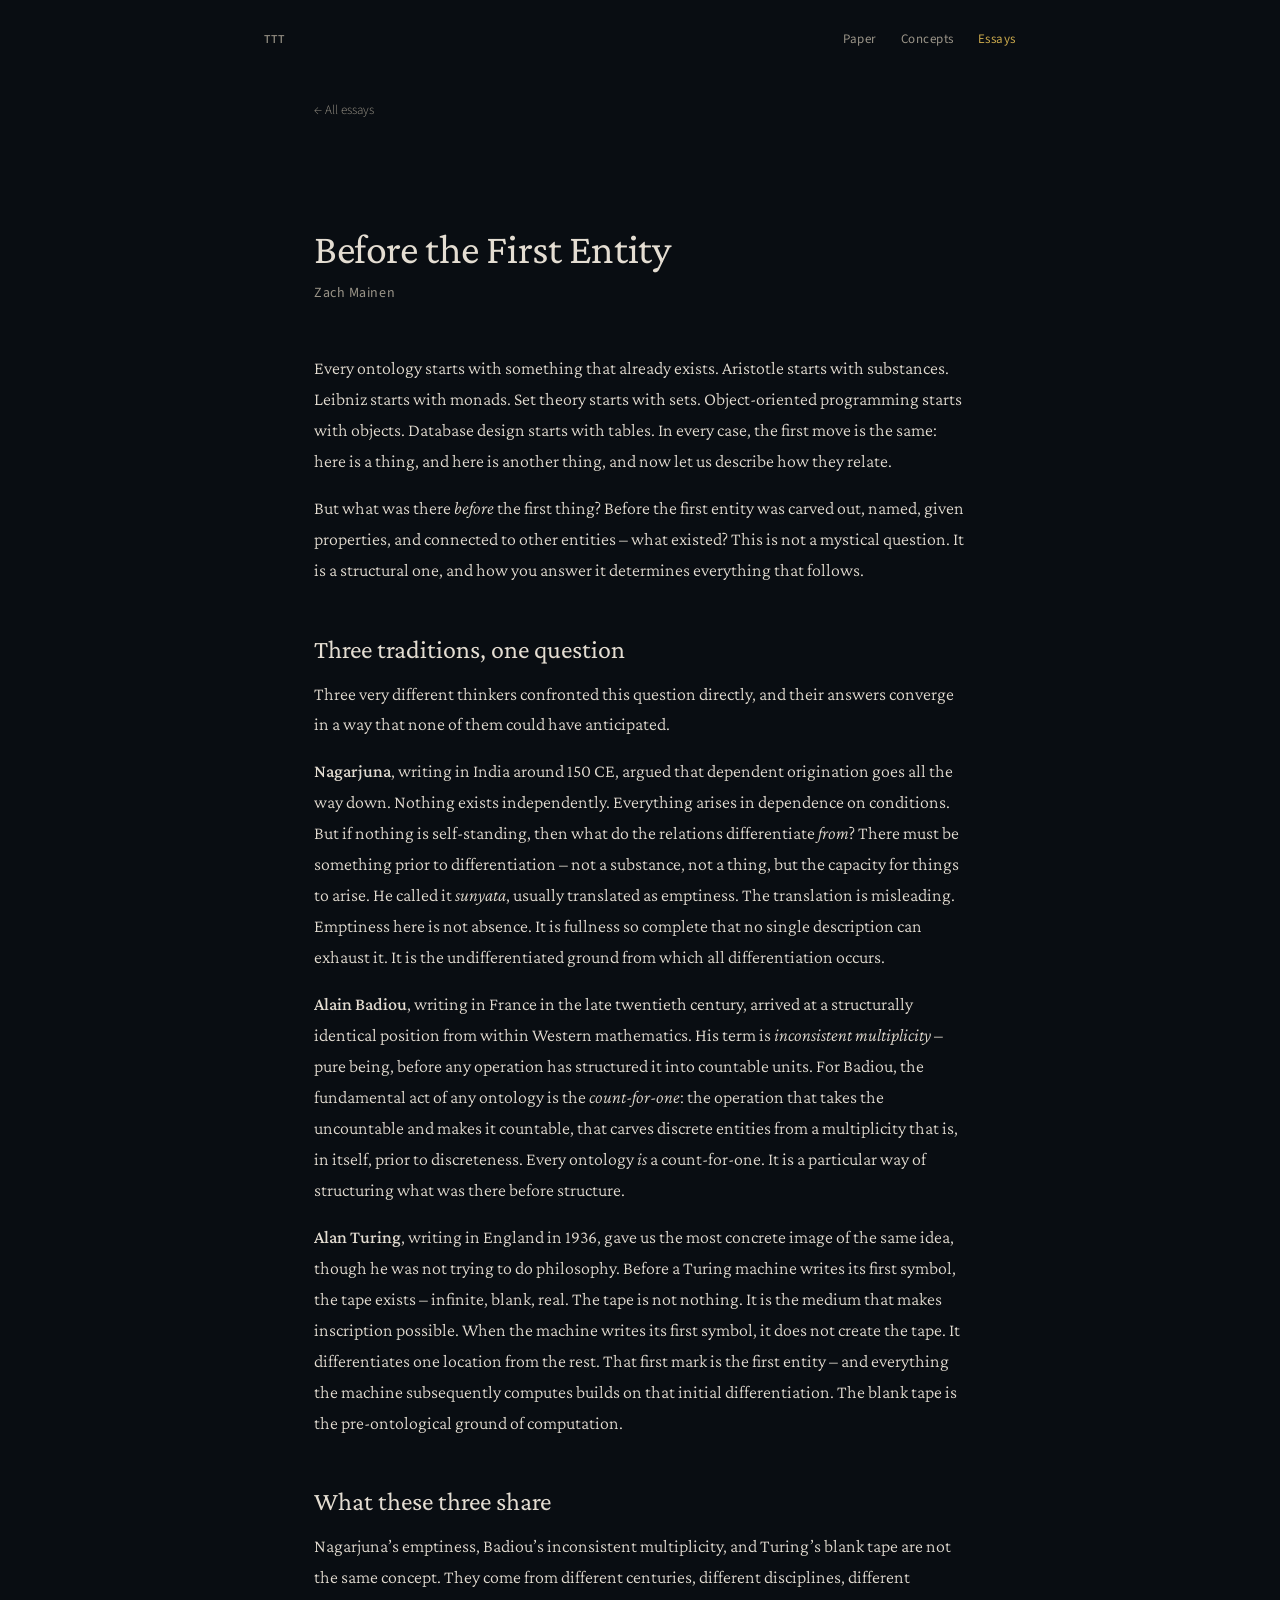
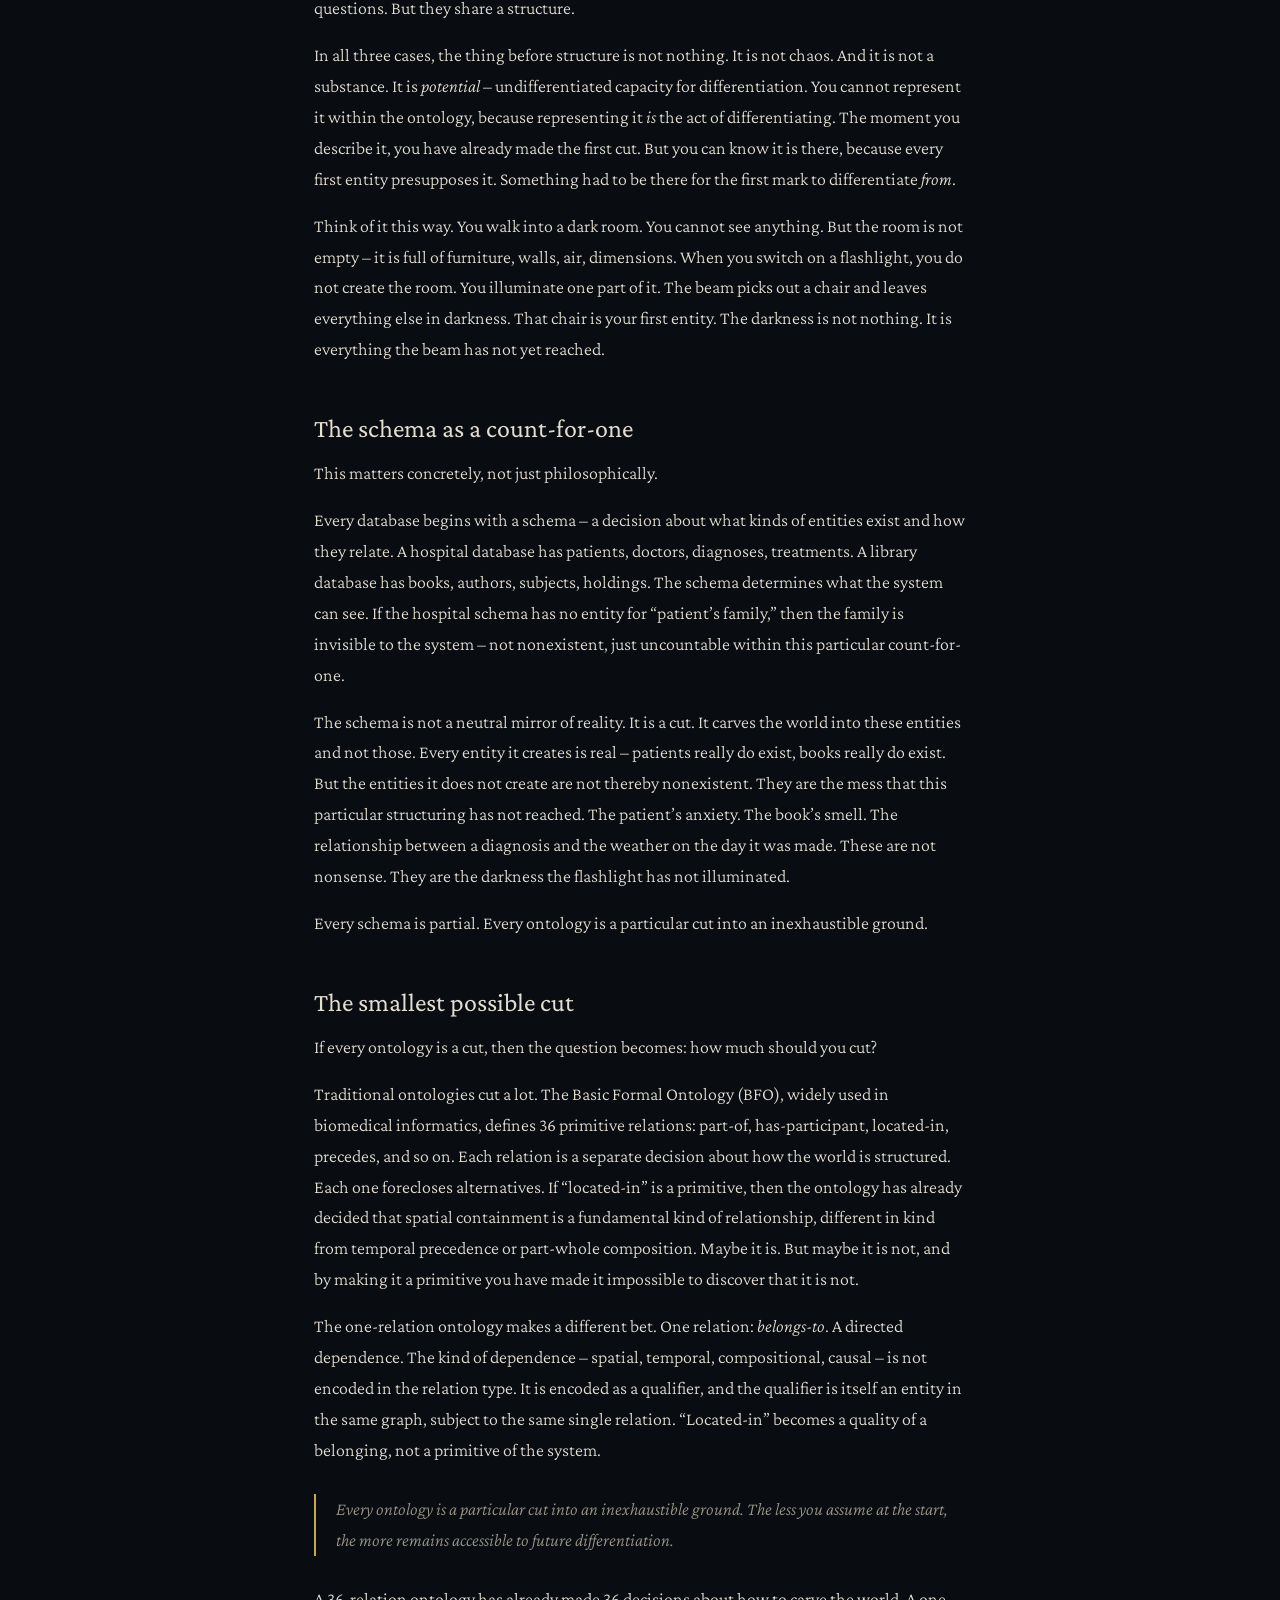
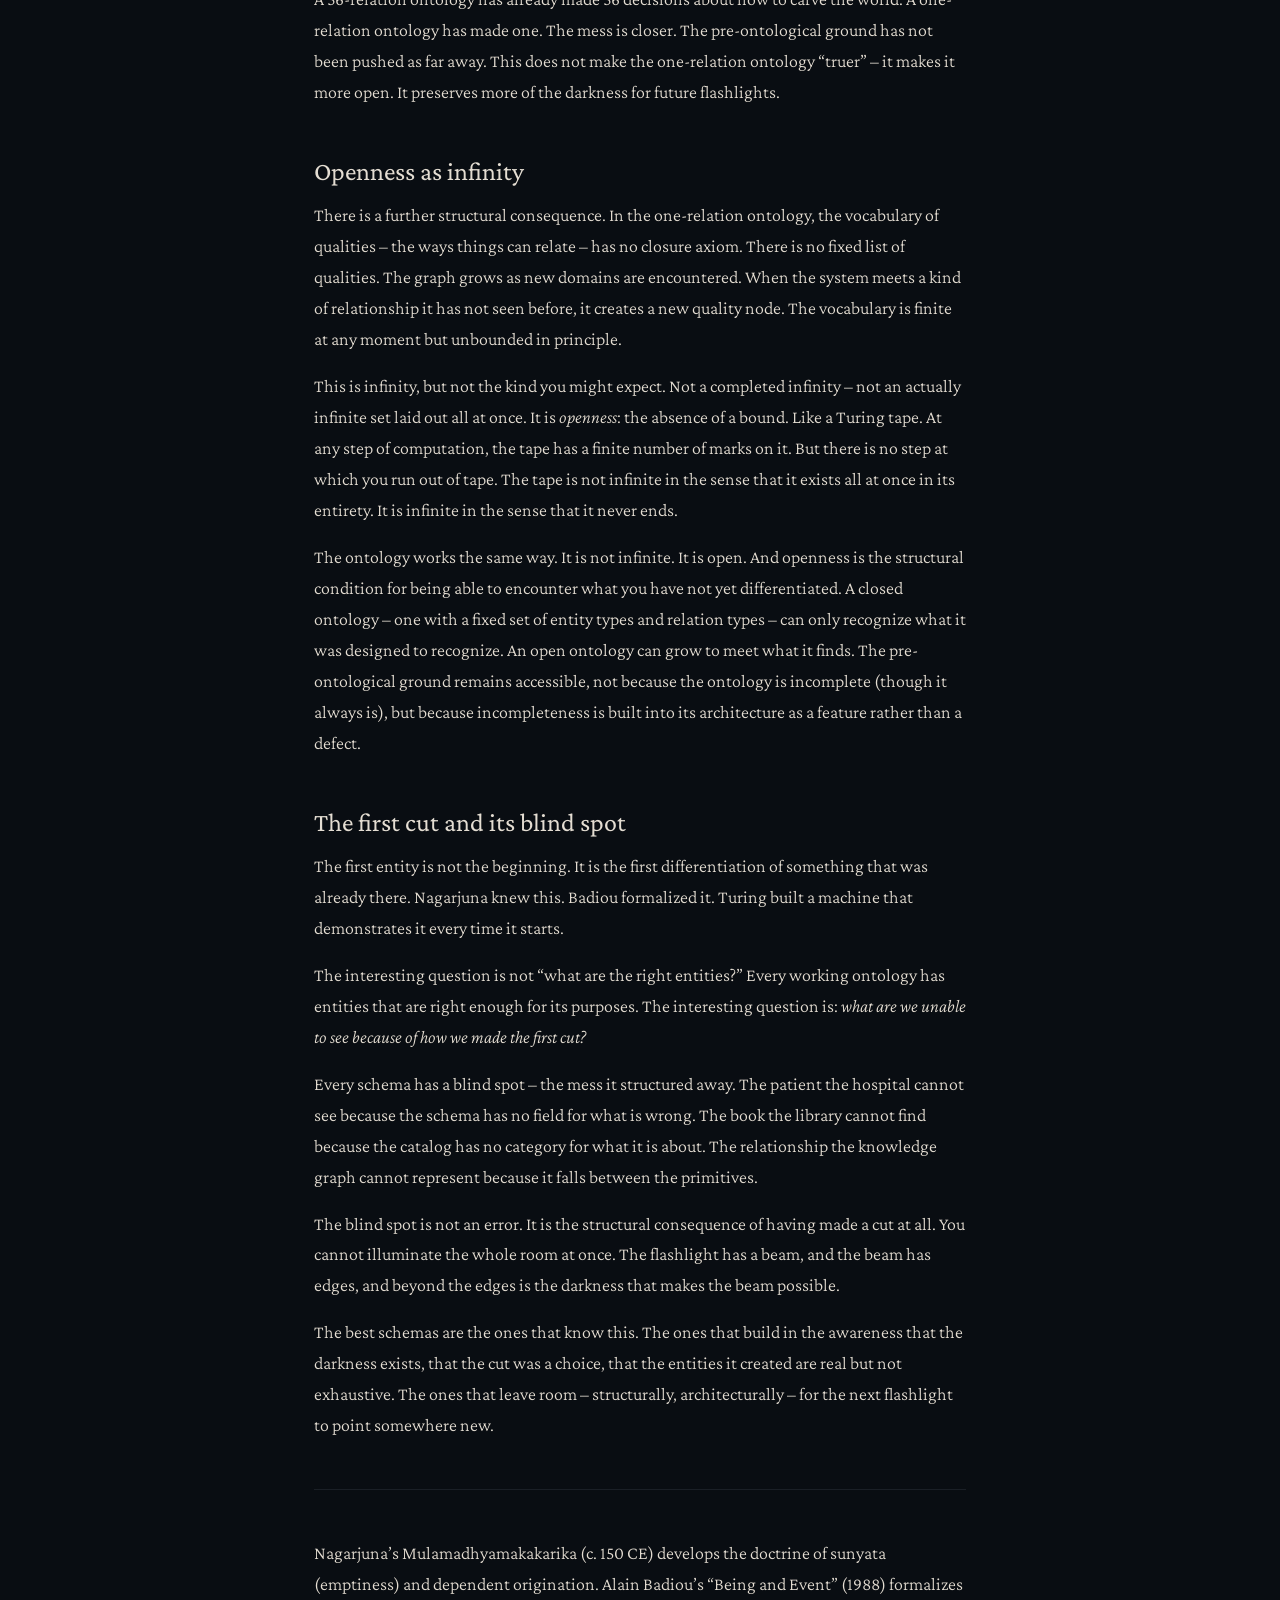
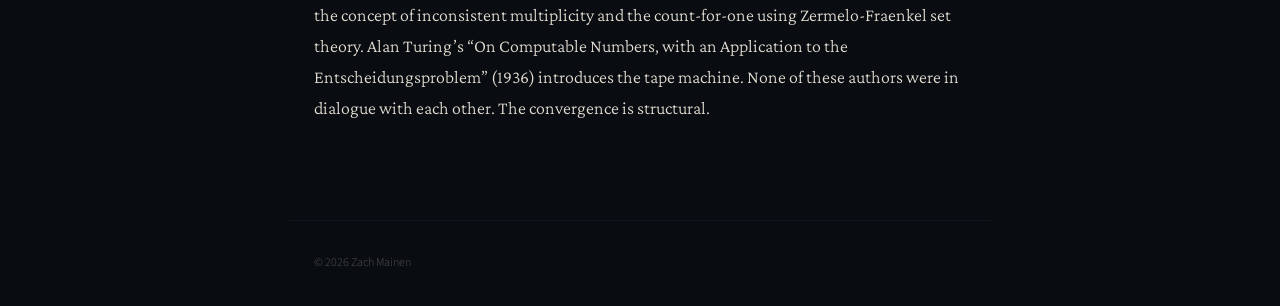
<file: essays/before-the-first-entity.html>
<!DOCTYPE html>
<html lang="en">
<head>
<meta charset="UTF-8">
<meta name="viewport" content="width=device-width, initial-scale=1.0">
<title>Before the First Entity &mdash; TTT Essays</title>
<link rel="stylesheet" href="../style.css">
</head>
<body>

<nav class="site-nav">
  <a href="/" class="nav-title">TTT</a>
  <div class="nav-links">
    <a href="../paper.html">Paper</a>
    <a href="../concepts/">Concepts</a>
    <a href="./" class="active">Essays</a>
  </div>
</nav>

<div class="content">

<a href="./" class="back-link">&larr; All essays</a>

<h1>Before the First Entity</h1>
<p class="author">Zach Mainen</p>

<p>Every ontology starts with something that already exists. Aristotle starts with substances. Leibniz starts with monads. Set theory starts with sets. Object-oriented programming starts with objects. Database design starts with tables. In every case, the first move is the same: here is a thing, and here is another thing, and now let us describe how they relate.</p>
<p>But what was there <em>before</em> the first thing? Before the first entity was carved out, named, given properties, and connected to other entities &ndash; what existed? This is not a mystical question. It is a structural one, and how you answer it determines everything that follows.</p>
<h2>Three traditions, one question</h2>
<p>Three very different thinkers confronted this question directly, and their answers converge in a way that none of them could have anticipated.</p>
<p><strong>Nagarjuna</strong>, writing in India around 150 CE, argued that dependent origination goes all the way down. Nothing exists independently. Everything arises in dependence on conditions. But if nothing is self-standing, then what do the relations differentiate <em>from</em>? There must be something prior to differentiation &ndash; not a substance, not a thing, but the capacity for things to arise. He called it <em>sunyata</em>, usually translated as emptiness. The translation is misleading. Emptiness here is not absence. It is fullness so complete that no single description can exhaust it. It is the undifferentiated ground from which all differentiation occurs.</p>
<p><strong>Alain Badiou</strong>, writing in France in the late twentieth century, arrived at a structurally identical position from within Western mathematics. His term is <em>inconsistent multiplicity</em> &ndash; pure being, before any operation has structured it into countable units. For Badiou, the fundamental act of any ontology is the <em>count-for-one</em>: the operation that takes the uncountable and makes it countable, that carves discrete entities from a multiplicity that is, in itself, prior to discreteness. Every ontology <em>is</em> a count-for-one. It is a particular way of structuring what was there before structure.</p>
<p><strong>Alan Turing</strong>, writing in England in 1936, gave us the most concrete image of the same idea, though he was not trying to do philosophy. Before a Turing machine writes its first symbol, the tape exists &ndash; infinite, blank, real. The tape is not nothing. It is the medium that makes inscription possible. When the machine writes its first symbol, it does not create the tape. It differentiates one location from the rest. That first mark is the first entity &ndash; and everything the machine subsequently computes builds on that initial differentiation. The blank tape is the pre-ontological ground of computation.</p>
<h2>What these three share</h2>
<p>Nagarjuna&rsquo;s emptiness, Badiou&rsquo;s inconsistent multiplicity, and Turing&rsquo;s blank tape are not the same concept. They come from different centuries, different disciplines, different questions. But they share a structure.</p>
<p>In all three cases, the thing before structure is not nothing. It is not chaos. And it is not a substance. It is <em>potential</em> &ndash; undifferentiated capacity for differentiation. You cannot represent it within the ontology, because representing it <em>is</em> the act of differentiating. The moment you describe it, you have already made the first cut. But you can know it is there, because every first entity presupposes it. Something had to be there for the first mark to differentiate <em>from</em>.</p>
<p>Think of it this way. You walk into a dark room. You cannot see anything. But the room is not empty &ndash; it is full of furniture, walls, air, dimensions. When you switch on a flashlight, you do not create the room. You illuminate one part of it. The beam picks out a chair and leaves everything else in darkness. That chair is your first entity. The darkness is not nothing. It is everything the beam has not yet reached.</p>
<h2>The schema as a count-for-one</h2>
<p>This matters concretely, not just philosophically.</p>
<p>Every database begins with a schema &ndash; a decision about what kinds of entities exist and how they relate. A hospital database has patients, doctors, diagnoses, treatments. A library database has books, authors, subjects, holdings. The schema determines what the system can see. If the hospital schema has no entity for &ldquo;patient&rsquo;s family,&rdquo; then the family is invisible to the system &ndash; not nonexistent, just uncountable within this particular count-for-one.</p>
<p>The schema is not a neutral mirror of reality. It is a cut. It carves the world into these entities and not those. Every entity it creates is real &ndash; patients really do exist, books really do exist. But the entities it does not create are not thereby nonexistent. They are the mess that this particular structuring has not reached. The patient&rsquo;s anxiety. The book&rsquo;s smell. The relationship between a diagnosis and the weather on the day it was made. These are not nonsense. They are the darkness the flashlight has not illuminated.</p>
<p>Every schema is partial. Every ontology is a particular cut into an inexhaustible ground.</p>
<h2>The smallest possible cut</h2>
<p>If every ontology is a cut, then the question becomes: how much should you cut?</p>
<p>Traditional ontologies cut a lot. The Basic Formal Ontology (BFO), widely used in biomedical informatics, defines 36 primitive relations: part-of, has-participant, located-in, precedes, and so on. Each relation is a separate decision about how the world is structured. Each one forecloses alternatives. If &ldquo;located-in&rdquo; is a primitive, then the ontology has already decided that spatial containment is a fundamental kind of relationship, different in kind from temporal precedence or part-whole composition. Maybe it is. But maybe it is not, and by making it a primitive you have made it impossible to discover that it is not.</p>
<p>The one-relation ontology makes a different bet. One relation: <em>belongs-to</em>. A directed dependence. The kind of dependence &ndash; spatial, temporal, compositional, causal &ndash; is not encoded in the relation type. It is encoded as a qualifier, and the qualifier is itself an entity in the same graph, subject to the same single relation. &ldquo;Located-in&rdquo; becomes a quality of a belonging, not a primitive of the system.</p>
<blockquote>
<p>Every ontology is a particular cut into an inexhaustible ground. The less you assume at the start, the more remains accessible to future differentiation.</p>
</blockquote>
<p>A 36-relation ontology has already made 36 decisions about how to carve the world. A one-relation ontology has made one. The mess is closer. The pre-ontological ground has not been pushed as far away. This does not make the one-relation ontology &ldquo;truer&rdquo; &ndash; it makes it more open. It preserves more of the darkness for future flashlights.</p>
<h2>Openness as infinity</h2>
<p>There is a further structural consequence. In the one-relation ontology, the vocabulary of qualities &ndash; the ways things can relate &ndash; has no closure axiom. There is no fixed list of qualities. The graph grows as new domains are encountered. When the system meets a kind of relationship it has not seen before, it creates a new quality node. The vocabulary is finite at any moment but unbounded in principle.</p>
<p>This is infinity, but not the kind you might expect. Not a completed infinity &ndash; not an actually infinite set laid out all at once. It is <em>openness</em>: the absence of a bound. Like a Turing tape. At any step of computation, the tape has a finite number of marks on it. But there is no step at which you run out of tape. The tape is not infinite in the sense that it exists all at once in its entirety. It is infinite in the sense that it never ends.</p>
<p>The ontology works the same way. It is not infinite. It is open. And openness is the structural condition for being able to encounter what you have not yet differentiated. A closed ontology &ndash; one with a fixed set of entity types and relation types &ndash; can only recognize what it was designed to recognize. An open ontology can grow to meet what it finds. The pre-ontological ground remains accessible, not because the ontology is incomplete (though it always is), but because incompleteness is built into its architecture as a feature rather than a defect.</p>
<h2>The first cut and its blind spot</h2>
<p>The first entity is not the beginning. It is the first differentiation of something that was already there. Nagarjuna knew this. Badiou formalized it. Turing built a machine that demonstrates it every time it starts.</p>
<p>The interesting question is not &ldquo;what are the right entities?&rdquo; Every working ontology has entities that are right enough for its purposes. The interesting question is: <em>what are we unable to see because of how we made the first cut?</em></p>
<p>Every schema has a blind spot &ndash; the mess it structured away. The patient the hospital cannot see because the schema has no field for what is wrong. The book the library cannot find because the catalog has no category for what it is about. The relationship the knowledge graph cannot represent because it falls between the primitives.</p>
<p>The blind spot is not an error. It is the structural consequence of having made a cut at all. You cannot illuminate the whole room at once. The flashlight has a beam, and the beam has edges, and beyond the edges is the darkness that makes the beam possible.</p>
<p>The best schemas are the ones that know this. The ones that build in the awareness that the darkness exists, that the cut was a choice, that the entities it created are real but not exhaustive. The ones that leave room &ndash; structurally, architecturally &ndash; for the next flashlight to point somewhere new.</p>
<hr />
<p>Nagarjuna&rsquo;s Mulamadhyamakakarika (c. 150 CE) develops the doctrine of sunyata (emptiness) and dependent origination. Alain Badiou&rsquo;s &ldquo;Being and Event&rdquo; (1988) formalizes the concept of inconsistent multiplicity and the count-for-one using Zermelo-Fraenkel set theory. Alan Turing&rsquo;s &ldquo;On Computable Numbers, with an Application to the Entscheidungsproblem&rdquo; (1936) introduces the tape machine. None of these authors were in dialogue with each other. The convergence is structural.</p>

</div>

<footer class="site-footer">
  &copy; 2026 Zach Mainen
</footer>

</body>
</html>
</file>
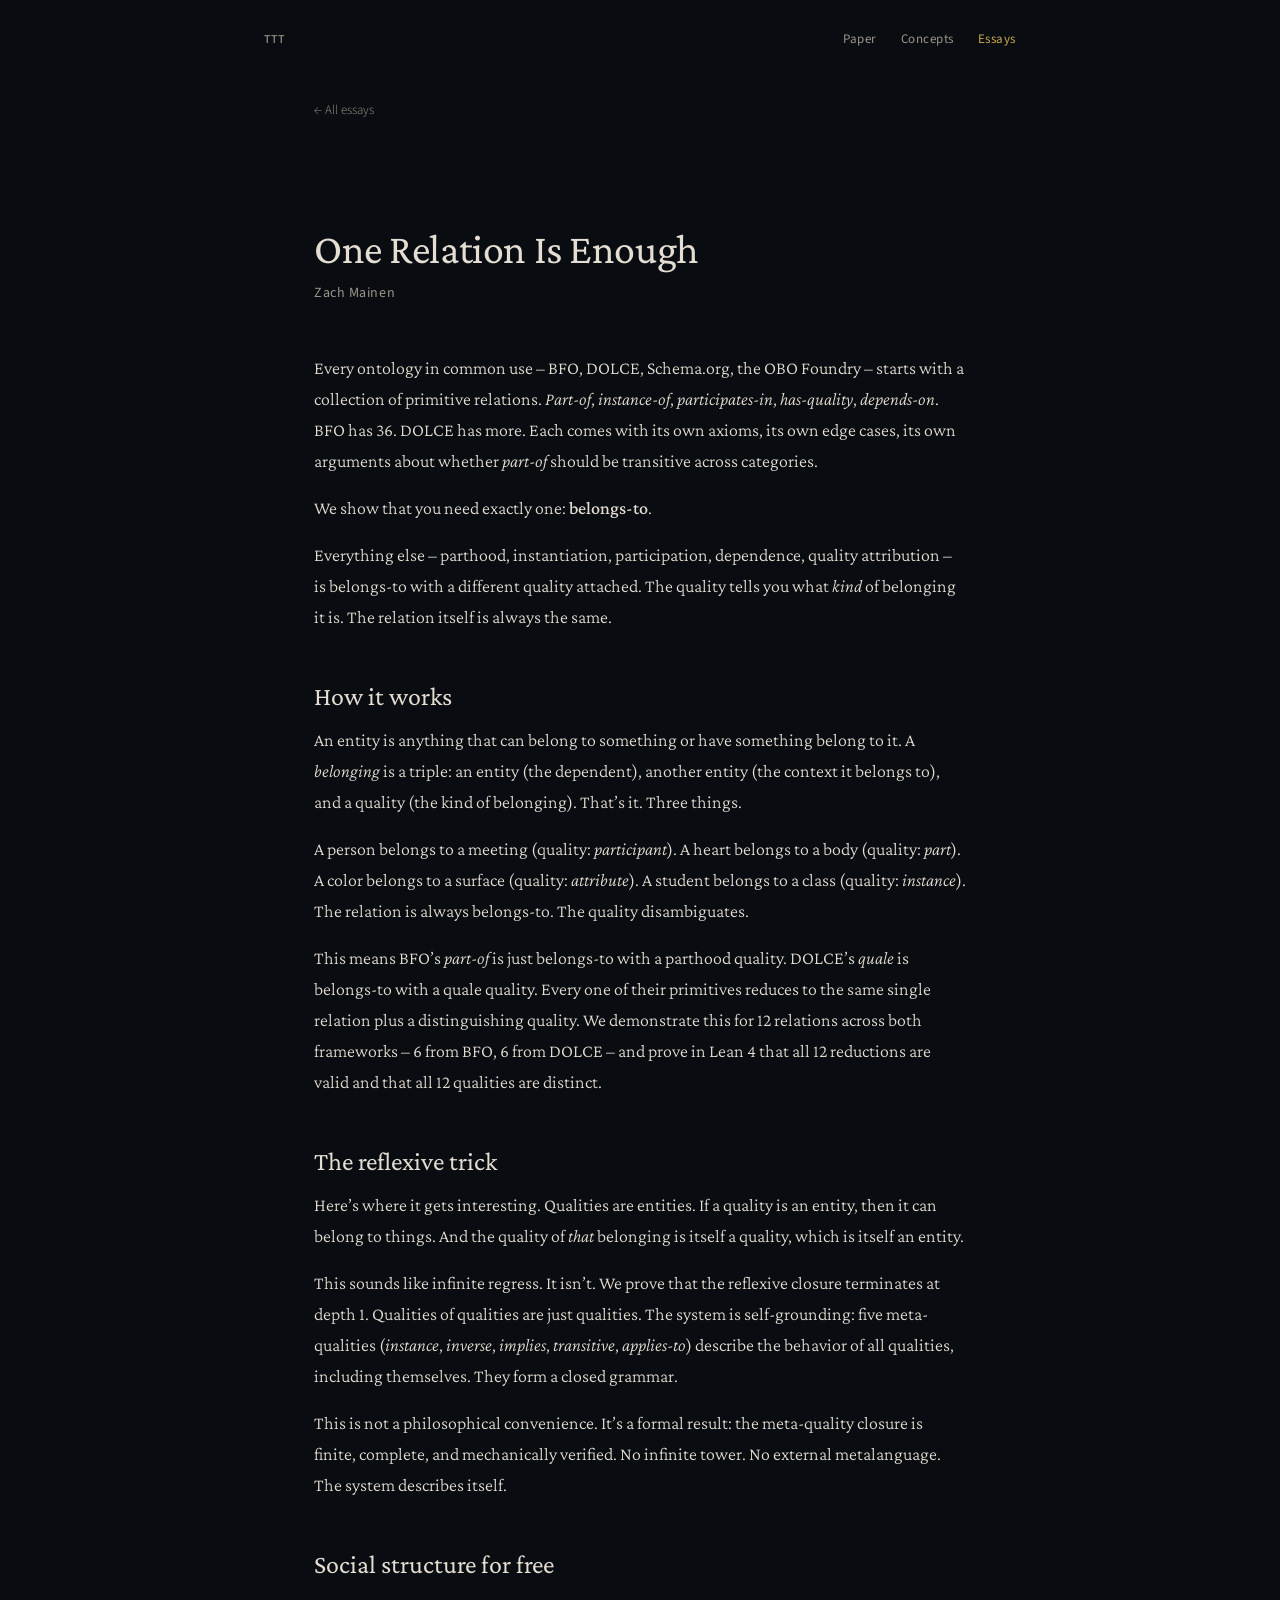
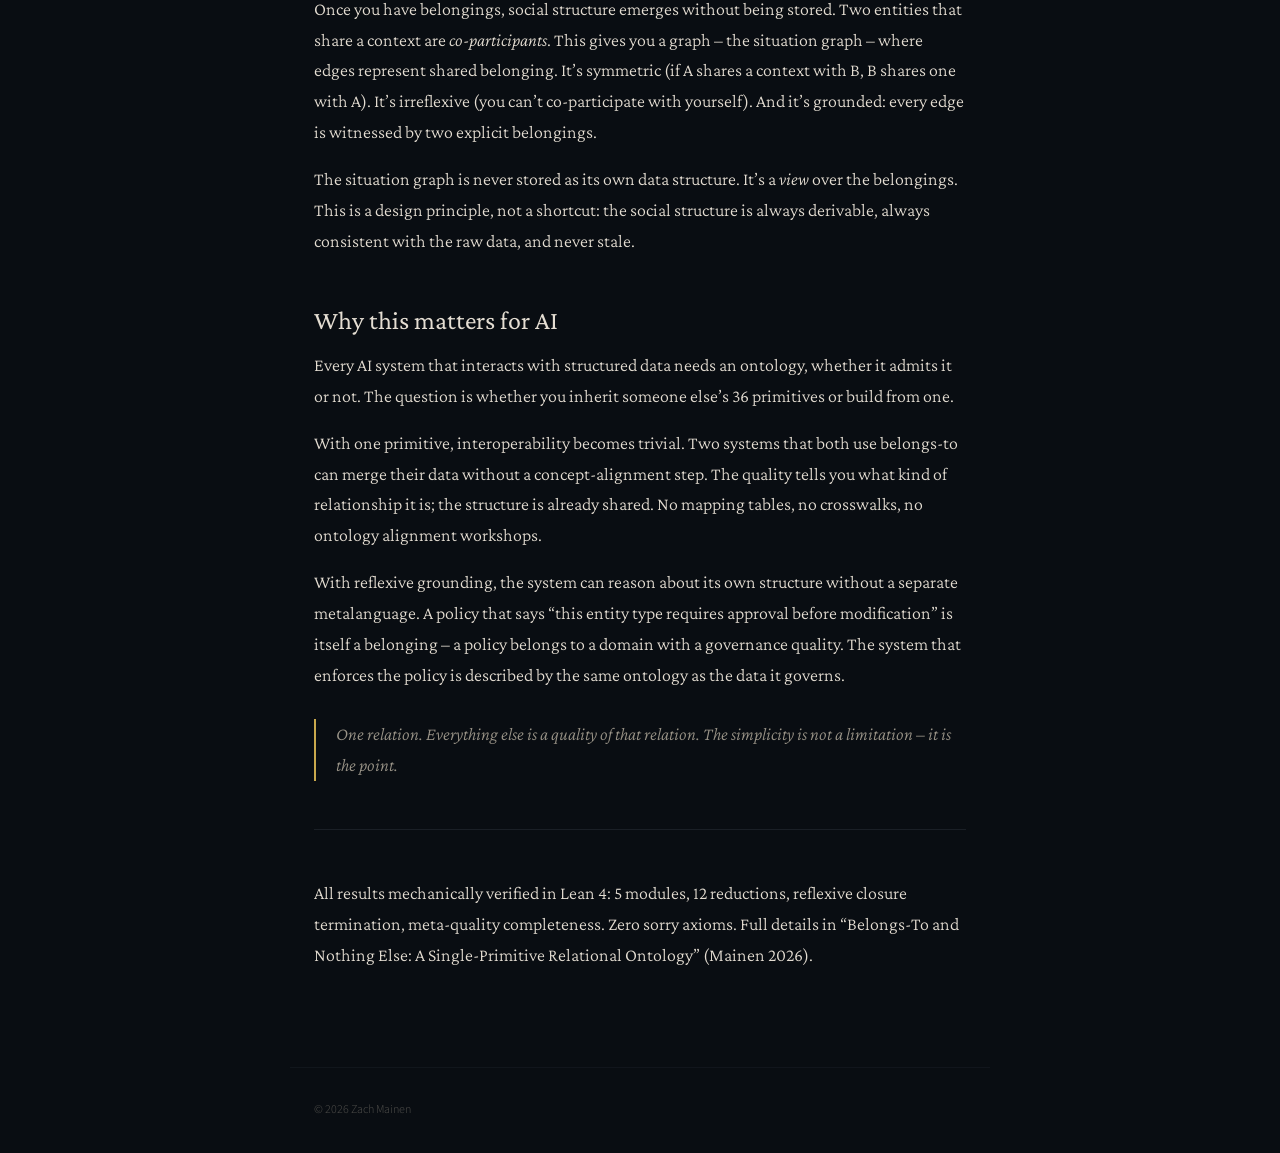
<file: essays/one-relation-is-enough.html>
<!DOCTYPE html>
<html lang="en">
<head>
<meta charset="UTF-8">
<meta name="viewport" content="width=device-width, initial-scale=1.0">
<title>One Relation Is Enough &mdash; TTT Essays</title>
<link rel="stylesheet" href="../style.css">
</head>
<body>

<nav class="site-nav">
  <a href="/" class="nav-title">TTT</a>
  <div class="nav-links">
    <a href="../paper.html">Paper</a>
    <a href="../concepts/">Concepts</a>
    <a href="./" class="active">Essays</a>
  </div>
</nav>

<div class="content">

<a href="./" class="back-link">&larr; All essays</a>

<h1>One Relation Is Enough</h1>
<p class="author">Zach Mainen</p>

<p>Every ontology in common use &ndash; BFO, DOLCE, Schema.org, the OBO Foundry &ndash; starts with a collection of primitive relations. <em>Part-of</em>, <em>instance-of</em>, <em>participates-in</em>, <em>has-quality</em>, <em>depends-on</em>. BFO has 36. DOLCE has more. Each comes with its own axioms, its own edge cases, its own arguments about whether <em>part-of</em> should be transitive across categories.</p>
<p>We show that you need exactly one: <strong>belongs-to</strong>.</p>
<p>Everything else &ndash; parthood, instantiation, participation, dependence, quality attribution &ndash; is belongs-to with a different quality attached. The quality tells you what <em>kind</em> of belonging it is. The relation itself is always the same.</p>
<h2>How it works</h2>
<p>An entity is anything that can belong to something or have something belong to it. A <em>belonging</em> is a triple: an entity (the dependent), another entity (the context it belongs to), and a quality (the kind of belonging). That&rsquo;s it. Three things.</p>
<p>A person belongs to a meeting (quality: <em>participant</em>). A heart belongs to a body (quality: <em>part</em>). A color belongs to a surface (quality: <em>attribute</em>). A student belongs to a class (quality: <em>instance</em>). The relation is always belongs-to. The quality disambiguates.</p>
<p>This means BFO&rsquo;s <em>part-of</em> is just belongs-to with a parthood quality. DOLCE&rsquo;s <em>quale</em> is belongs-to with a quale quality. Every one of their primitives reduces to the same single relation plus a distinguishing quality. We demonstrate this for 12 relations across both frameworks &ndash; 6 from BFO, 6 from DOLCE &ndash; and prove in Lean 4 that all 12 reductions are valid and that all 12 qualities are distinct.</p>
<h2>The reflexive trick</h2>
<p>Here&rsquo;s where it gets interesting. Qualities are entities. If a quality is an entity, then it can belong to things. And the quality of <em>that</em> belonging is itself a quality, which is itself an entity.</p>
<p>This sounds like infinite regress. It isn&rsquo;t. We prove that the reflexive closure terminates at depth 1. Qualities of qualities are just qualities. The system is self-grounding: five meta-qualities (<em>instance</em>, <em>inverse</em>, <em>implies</em>, <em>transitive</em>, <em>applies-to</em>) describe the behavior of all qualities, including themselves. They form a closed grammar.</p>
<p>This is not a philosophical convenience. It&rsquo;s a formal result: the meta-quality closure is finite, complete, and mechanically verified. No infinite tower. No external metalanguage. The system describes itself.</p>
<h2>Social structure for free</h2>
<p>Once you have belongings, social structure emerges without being stored. Two entities that share a context are <em>co-participants</em>. This gives you a graph &ndash; the situation graph &ndash; where edges represent shared belonging. It&rsquo;s symmetric (if A shares a context with B, B shares one with A). It&rsquo;s irreflexive (you can&rsquo;t co-participate with yourself). And it&rsquo;s grounded: every edge is witnessed by two explicit belongings.</p>
<p>The situation graph is never stored as its own data structure. It&rsquo;s a <em>view</em> over the belongings. This is a design principle, not a shortcut: the social structure is always derivable, always consistent with the raw data, and never stale.</p>
<h2>Why this matters for AI</h2>
<p>Every AI system that interacts with structured data needs an ontology, whether it admits it or not. The question is whether you inherit someone else&rsquo;s 36 primitives or build from one.</p>
<p>With one primitive, interoperability becomes trivial. Two systems that both use belongs-to can merge their data without a concept-alignment step. The quality tells you what kind of relationship it is; the structure is already shared. No mapping tables, no crosswalks, no ontology alignment workshops.</p>
<p>With reflexive grounding, the system can reason about its own structure without a separate metalanguage. A policy that says &ldquo;this entity type requires approval before modification&rdquo; is itself a belonging &ndash; a policy belongs to a domain with a governance quality. The system that enforces the policy is described by the same ontology as the data it governs.</p>
<blockquote>
<p>One relation. Everything else is a quality of that relation. The simplicity is not a limitation &ndash; it is the point.</p>
</blockquote>
<hr />
<p>All results mechanically verified in Lean 4: 5 modules, 12 reductions, reflexive closure termination, meta-quality completeness. Zero sorry axioms. Full details in &ldquo;Belongs-To and Nothing Else: A Single-Primitive Relational Ontology&rdquo; (Mainen 2026).</p>

</div>

<footer class="site-footer">
  &copy; 2026 Zach Mainen
</footer>

</body>
</html>
</file>
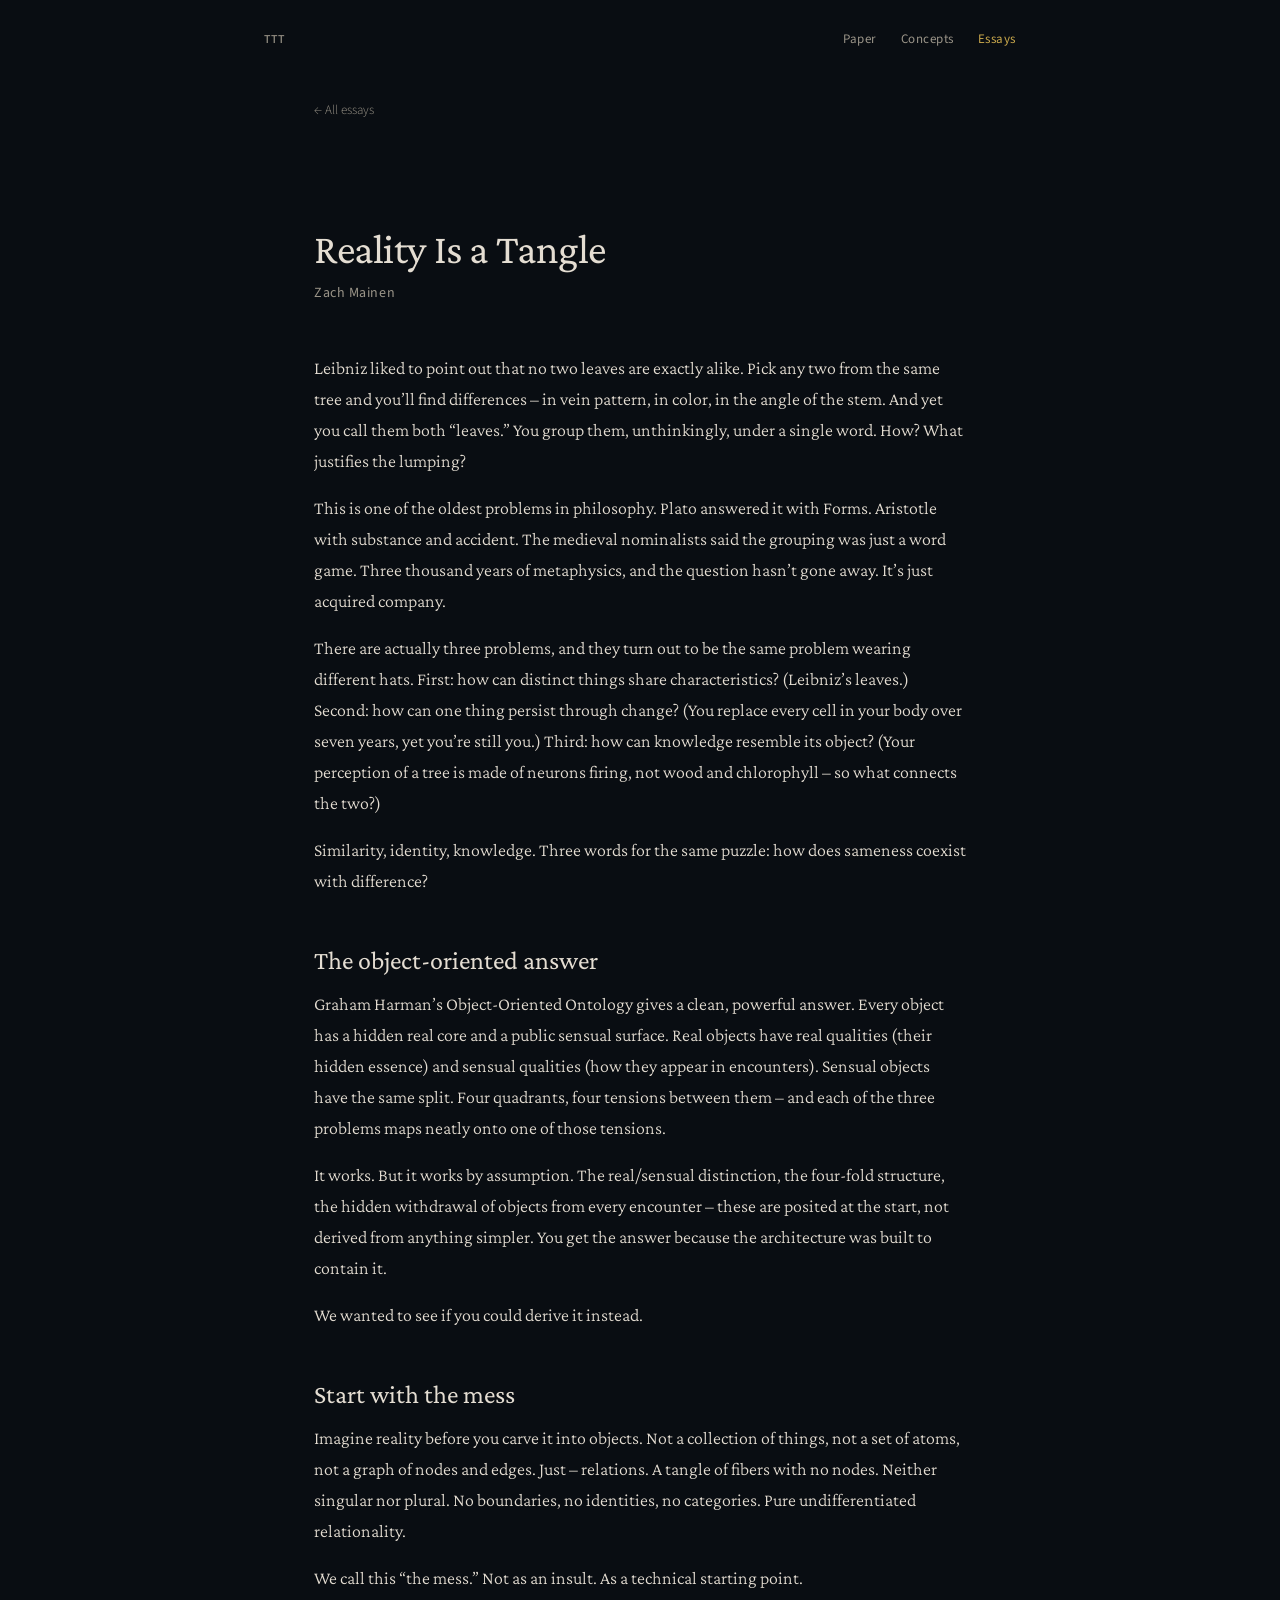
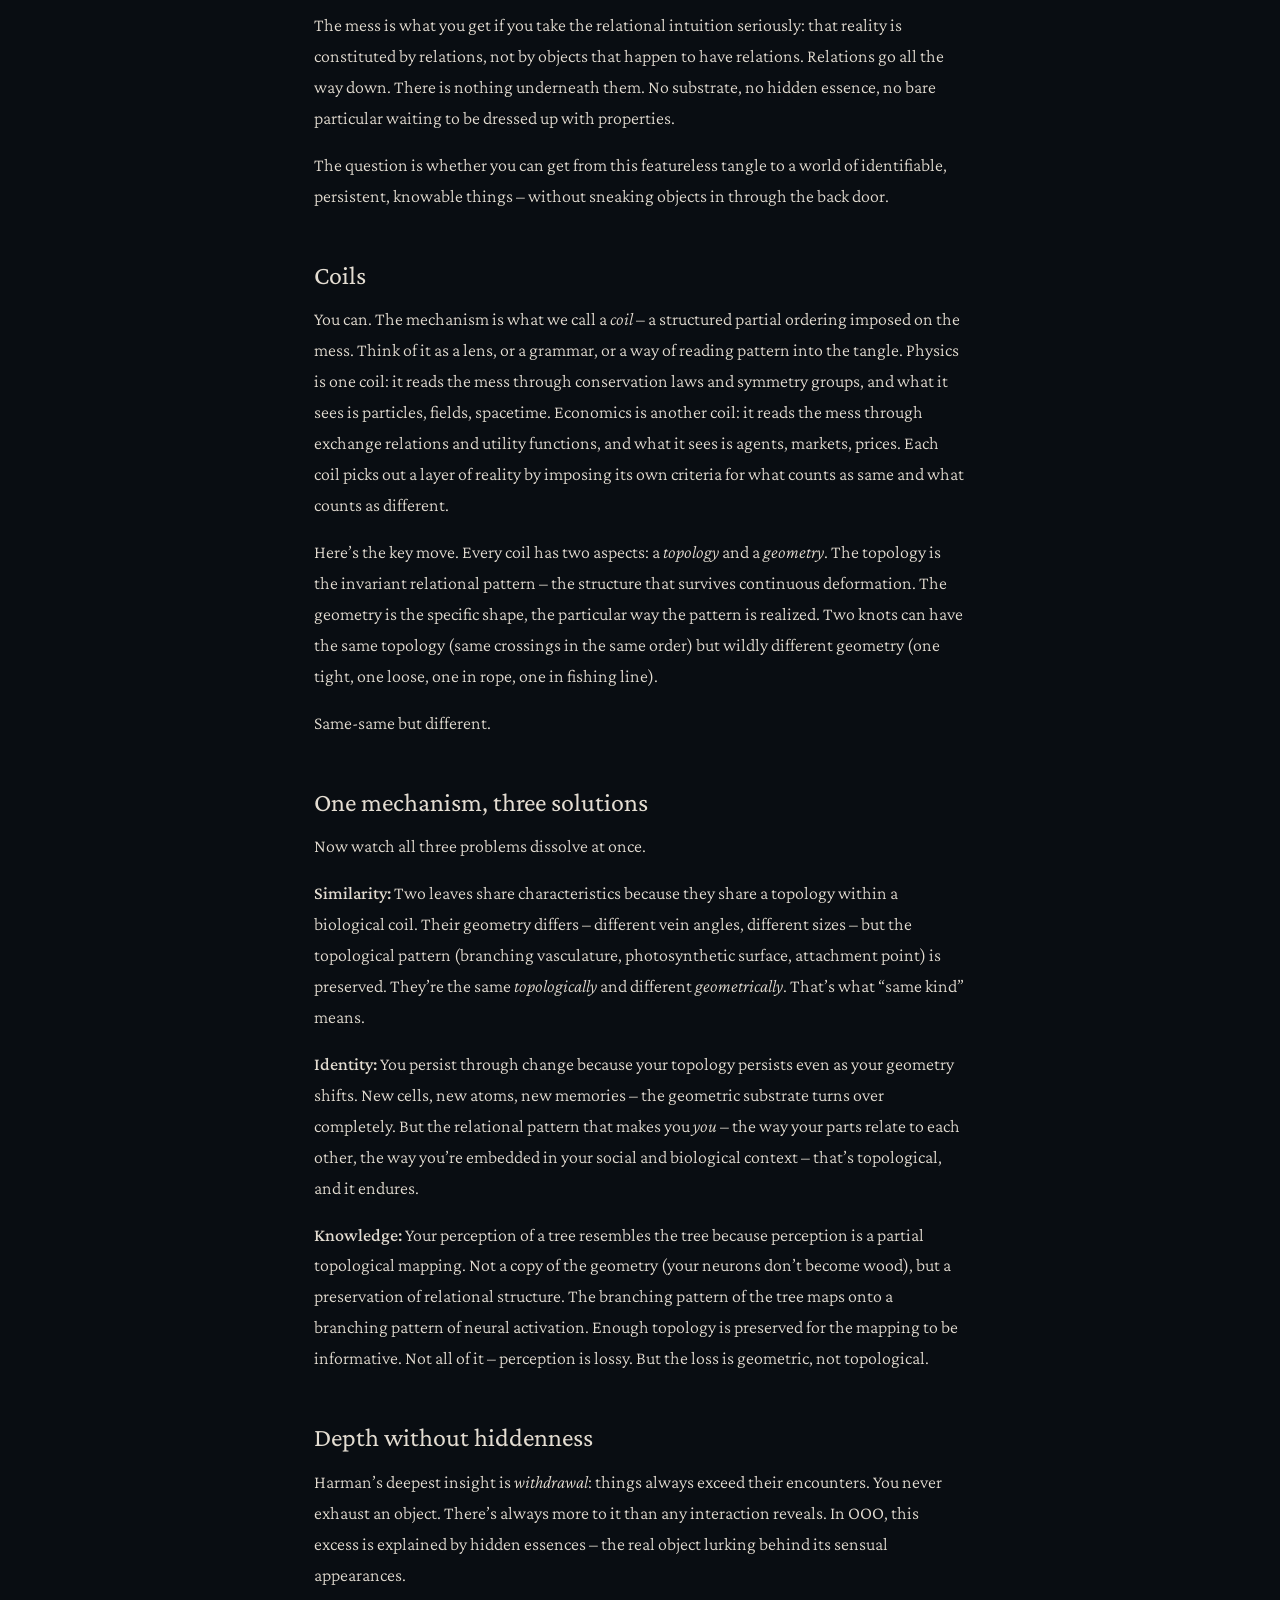
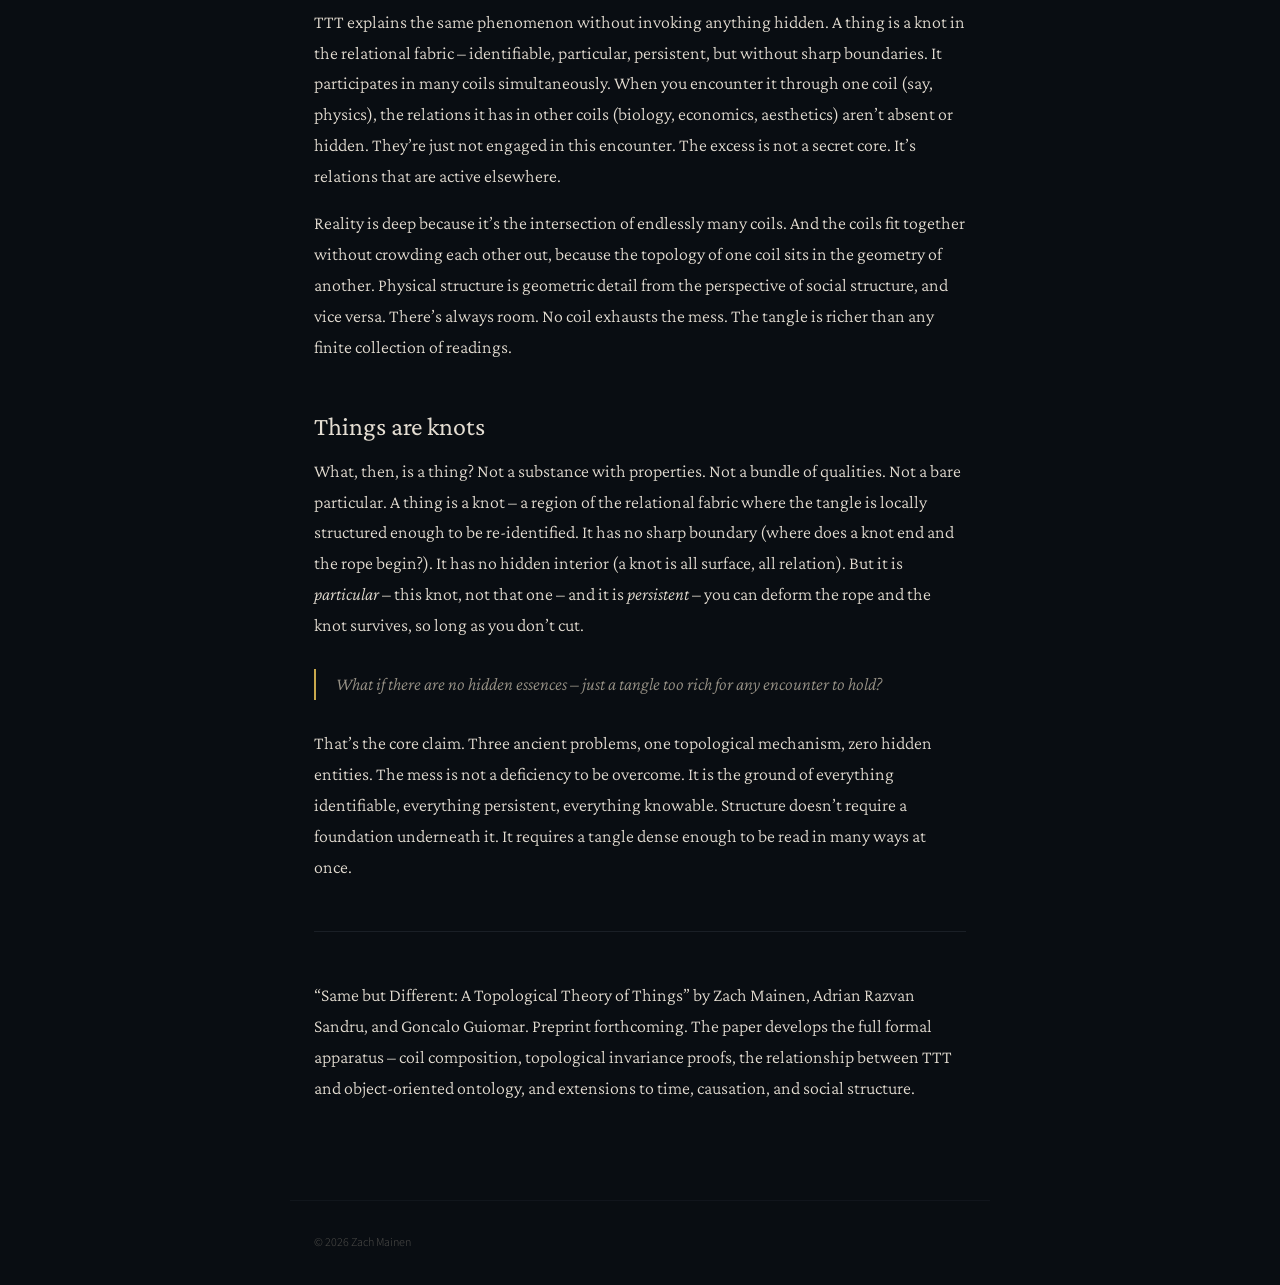
<file: essays/reality-is-a-tangle.html>
<!DOCTYPE html>
<html lang="en">
<head>
<meta charset="UTF-8">
<meta name="viewport" content="width=device-width, initial-scale=1.0">
<title>Reality Is a Tangle &mdash; TTT Essays</title>
<link rel="stylesheet" href="../style.css">
</head>
<body>

<nav class="site-nav">
  <a href="/" class="nav-title">TTT</a>
  <div class="nav-links">
    <a href="../paper.html">Paper</a>
    <a href="../concepts/">Concepts</a>
    <a href="./" class="active">Essays</a>
  </div>
</nav>

<div class="content">

<a href="./" class="back-link">&larr; All essays</a>

<h1>Reality Is a Tangle</h1>
<p class="author">Zach Mainen</p>

<p>Leibniz liked to point out that no two leaves are exactly alike. Pick any two from the same tree and you&rsquo;ll find differences &ndash; in vein pattern, in color, in the angle of the stem. And yet you call them both &ldquo;leaves.&rdquo; You group them, unthinkingly, under a single word. How? What justifies the lumping?</p>
<p>This is one of the oldest problems in philosophy. Plato answered it with Forms. Aristotle with substance and accident. The medieval nominalists said the grouping was just a word game. Three thousand years of metaphysics, and the question hasn&rsquo;t gone away. It&rsquo;s just acquired company.</p>
<p>There are actually three problems, and they turn out to be the same problem wearing different hats. First: how can distinct things share characteristics? (Leibniz&rsquo;s leaves.) Second: how can one thing persist through change? (You replace every cell in your body over seven years, yet you&rsquo;re still you.) Third: how can knowledge resemble its object? (Your perception of a tree is made of neurons firing, not wood and chlorophyll &ndash; so what connects the two?)</p>
<p>Similarity, identity, knowledge. Three words for the same puzzle: how does sameness coexist with difference?</p>
<h2>The object-oriented answer</h2>
<p>Graham Harman&rsquo;s Object-Oriented Ontology gives a clean, powerful answer. Every object has a hidden real core and a public sensual surface. Real objects have real qualities (their hidden essence) and sensual qualities (how they appear in encounters). Sensual objects have the same split. Four quadrants, four tensions between them &ndash; and each of the three problems maps neatly onto one of those tensions.</p>
<p>It works. But it works by assumption. The real/sensual distinction, the four-fold structure, the hidden withdrawal of objects from every encounter &ndash; these are posited at the start, not derived from anything simpler. You get the answer because the architecture was built to contain it.</p>
<p>We wanted to see if you could derive it instead.</p>
<h2>Start with the mess</h2>
<p>Imagine reality before you carve it into objects. Not a collection of things, not a set of atoms, not a graph of nodes and edges. Just &ndash; relations. A tangle of fibers with no nodes. Neither singular nor plural. No boundaries, no identities, no categories. Pure undifferentiated relationality.</p>
<p>We call this &ldquo;the mess.&rdquo; Not as an insult. As a technical starting point.</p>
<p>The mess is what you get if you take the relational intuition seriously: that reality is constituted by relations, not by objects that happen to have relations. Relations go all the way down. There is nothing underneath them. No substrate, no hidden essence, no bare particular waiting to be dressed up with properties.</p>
<p>The question is whether you can get from this featureless tangle to a world of identifiable, persistent, knowable things &ndash; without sneaking objects in through the back door.</p>
<h2>Coils</h2>
<p>You can. The mechanism is what we call a <em>coil</em> &ndash; a structured partial ordering imposed on the mess. Think of it as a lens, or a grammar, or a way of reading pattern into the tangle. Physics is one coil: it reads the mess through conservation laws and symmetry groups, and what it sees is particles, fields, spacetime. Economics is another coil: it reads the mess through exchange relations and utility functions, and what it sees is agents, markets, prices. Each coil picks out a layer of reality by imposing its own criteria for what counts as same and what counts as different.</p>
<p>Here&rsquo;s the key move. Every coil has two aspects: a <em>topology</em> and a <em>geometry</em>. The topology is the invariant relational pattern &ndash; the structure that survives continuous deformation. The geometry is the specific shape, the particular way the pattern is realized. Two knots can have the same topology (same crossings in the same order) but wildly different geometry (one tight, one loose, one in rope, one in fishing line).</p>
<p>Same-same but different.</p>
<h2>One mechanism, three solutions</h2>
<p>Now watch all three problems dissolve at once.</p>
<p><strong>Similarity:</strong> Two leaves share characteristics because they share a topology within a biological coil. Their geometry differs &ndash; different vein angles, different sizes &ndash; but the topological pattern (branching vasculature, photosynthetic surface, attachment point) is preserved. They&rsquo;re the same <em>topologically</em> and different <em>geometrically</em>. That&rsquo;s what &ldquo;same kind&rdquo; means.</p>
<p><strong>Identity:</strong> You persist through change because your topology persists even as your geometry shifts. New cells, new atoms, new memories &ndash; the geometric substrate turns over completely. But the relational pattern that makes you <em>you</em> &ndash; the way your parts relate to each other, the way you&rsquo;re embedded in your social and biological context &ndash; that&rsquo;s topological, and it endures.</p>
<p><strong>Knowledge:</strong> Your perception of a tree resembles the tree because perception is a partial topological mapping. Not a copy of the geometry (your neurons don&rsquo;t become wood), but a preservation of relational structure. The branching pattern of the tree maps onto a branching pattern of neural activation. Enough topology is preserved for the mapping to be informative. Not all of it &ndash; perception is lossy. But the loss is geometric, not topological.</p>
<h2>Depth without hiddenness</h2>
<p>Harman&rsquo;s deepest insight is <em>withdrawal</em>: things always exceed their encounters. You never exhaust an object. There&rsquo;s always more to it than any interaction reveals. In OOO, this excess is explained by hidden essences &ndash; the real object lurking behind its sensual appearances.</p>
<p>TTT explains the same phenomenon without invoking anything hidden. A thing is a knot in the relational fabric &ndash; identifiable, particular, persistent, but without sharp boundaries. It participates in many coils simultaneously. When you encounter it through one coil (say, physics), the relations it has in other coils (biology, economics, aesthetics) aren&rsquo;t absent or hidden. They&rsquo;re just not engaged in this encounter. The excess is not a secret core. It&rsquo;s relations that are active elsewhere.</p>
<p>Reality is deep because it&rsquo;s the intersection of endlessly many coils. And the coils fit together without crowding each other out, because the topology of one coil sits in the geometry of another. Physical structure is geometric detail from the perspective of social structure, and vice versa. There&rsquo;s always room. No coil exhausts the mess. The tangle is richer than any finite collection of readings.</p>
<h2>Things are knots</h2>
<p>What, then, is a thing? Not a substance with properties. Not a bundle of qualities. Not a bare particular. A thing is a knot &ndash; a region of the relational fabric where the tangle is locally structured enough to be re-identified. It has no sharp boundary (where does a knot end and the rope begin?). It has no hidden interior (a knot is all surface, all relation). But it is <em>particular</em> &ndash; this knot, not that one &ndash; and it is <em>persistent</em> &ndash; you can deform the rope and the knot survives, so long as you don&rsquo;t cut.</p>
<blockquote>
<p>What if there are no hidden essences &ndash; just a tangle too rich for any encounter to hold?</p>
</blockquote>
<p>That&rsquo;s the core claim. Three ancient problems, one topological mechanism, zero hidden entities. The mess is not a deficiency to be overcome. It is the ground of everything identifiable, everything persistent, everything knowable. Structure doesn&rsquo;t require a foundation underneath it. It requires a tangle dense enough to be read in many ways at once.</p>
<hr />
<p>&ldquo;Same but Different: A Topological Theory of Things&rdquo; by Zach Mainen, Adrian Razvan Sandru, and Goncalo Guiomar. Preprint forthcoming. The paper develops the full formal apparatus &ndash; coil composition, topological invariance proofs, the relationship between TTT and object-oriented ontology, and extensions to time, causation, and social structure.</p>

</div>

<footer class="site-footer">
  &copy; 2026 Zach Mainen
</footer>

</body>
</html>
</file>
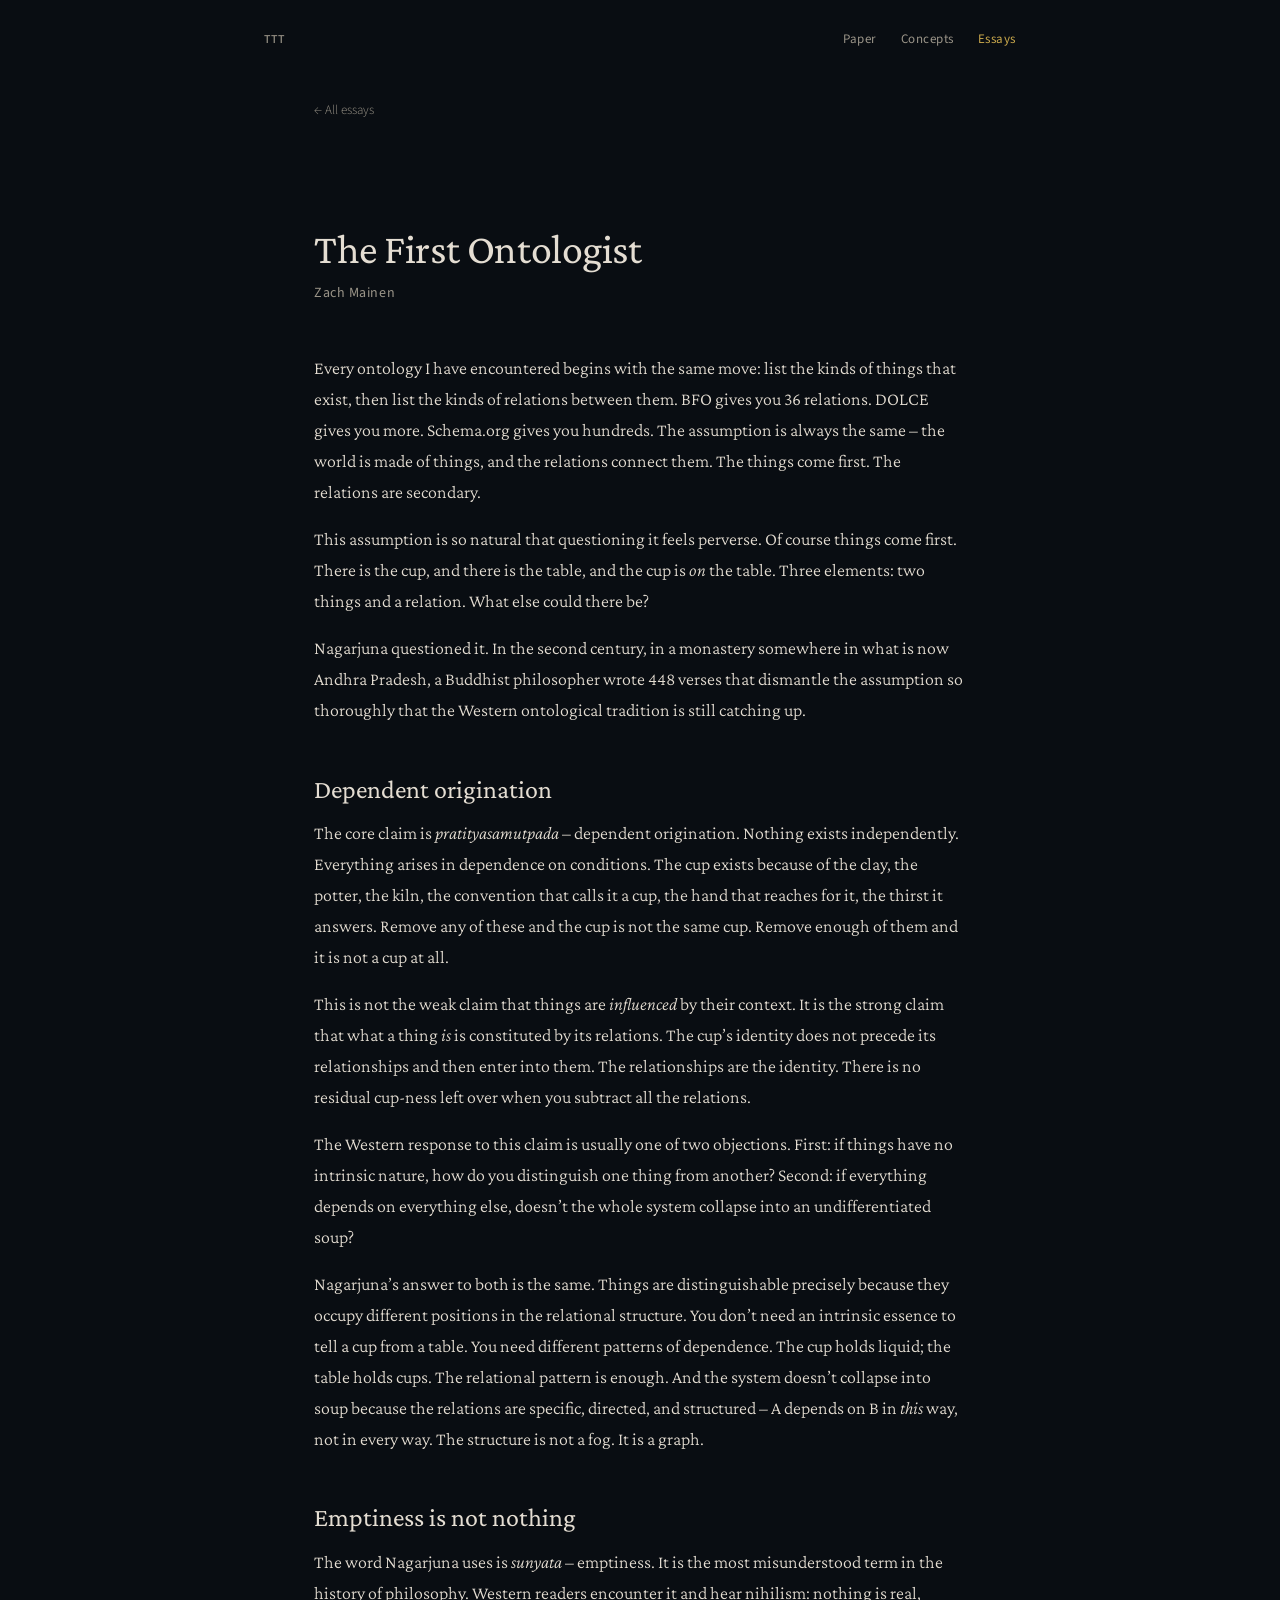
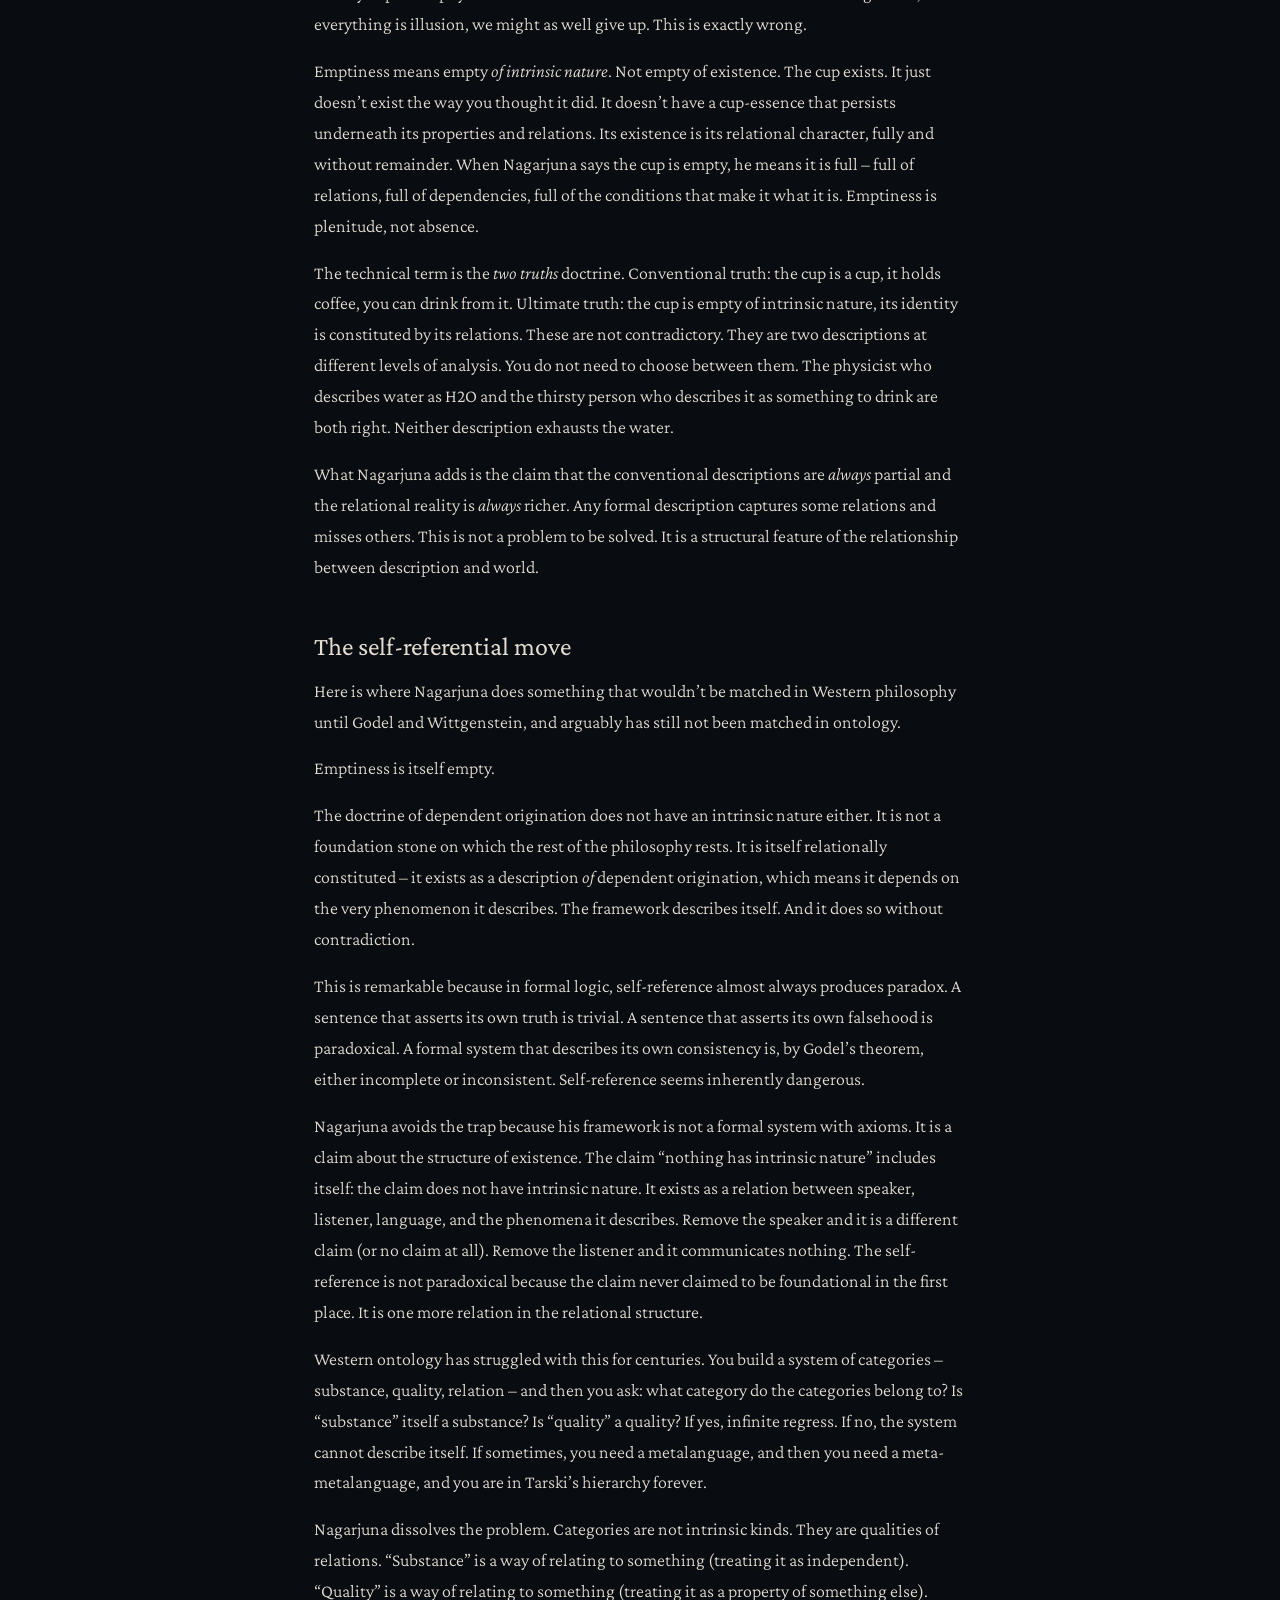
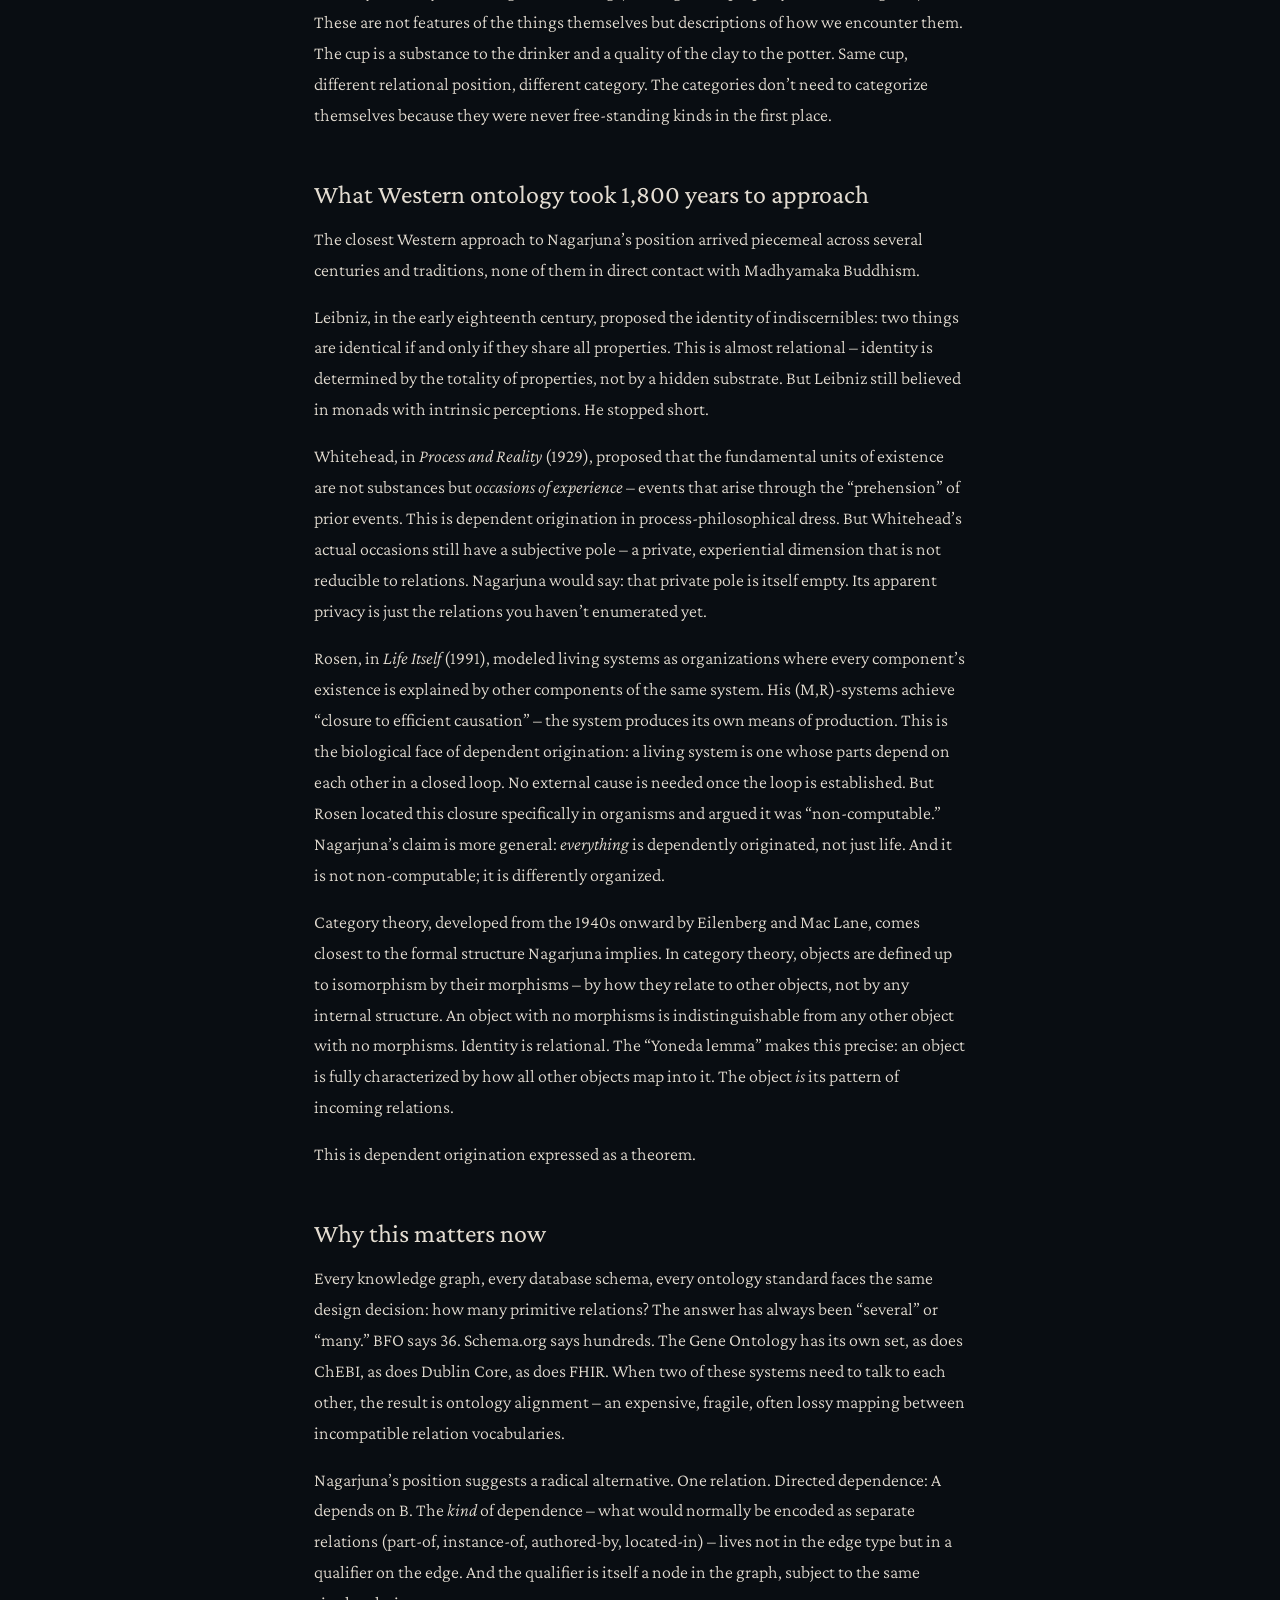
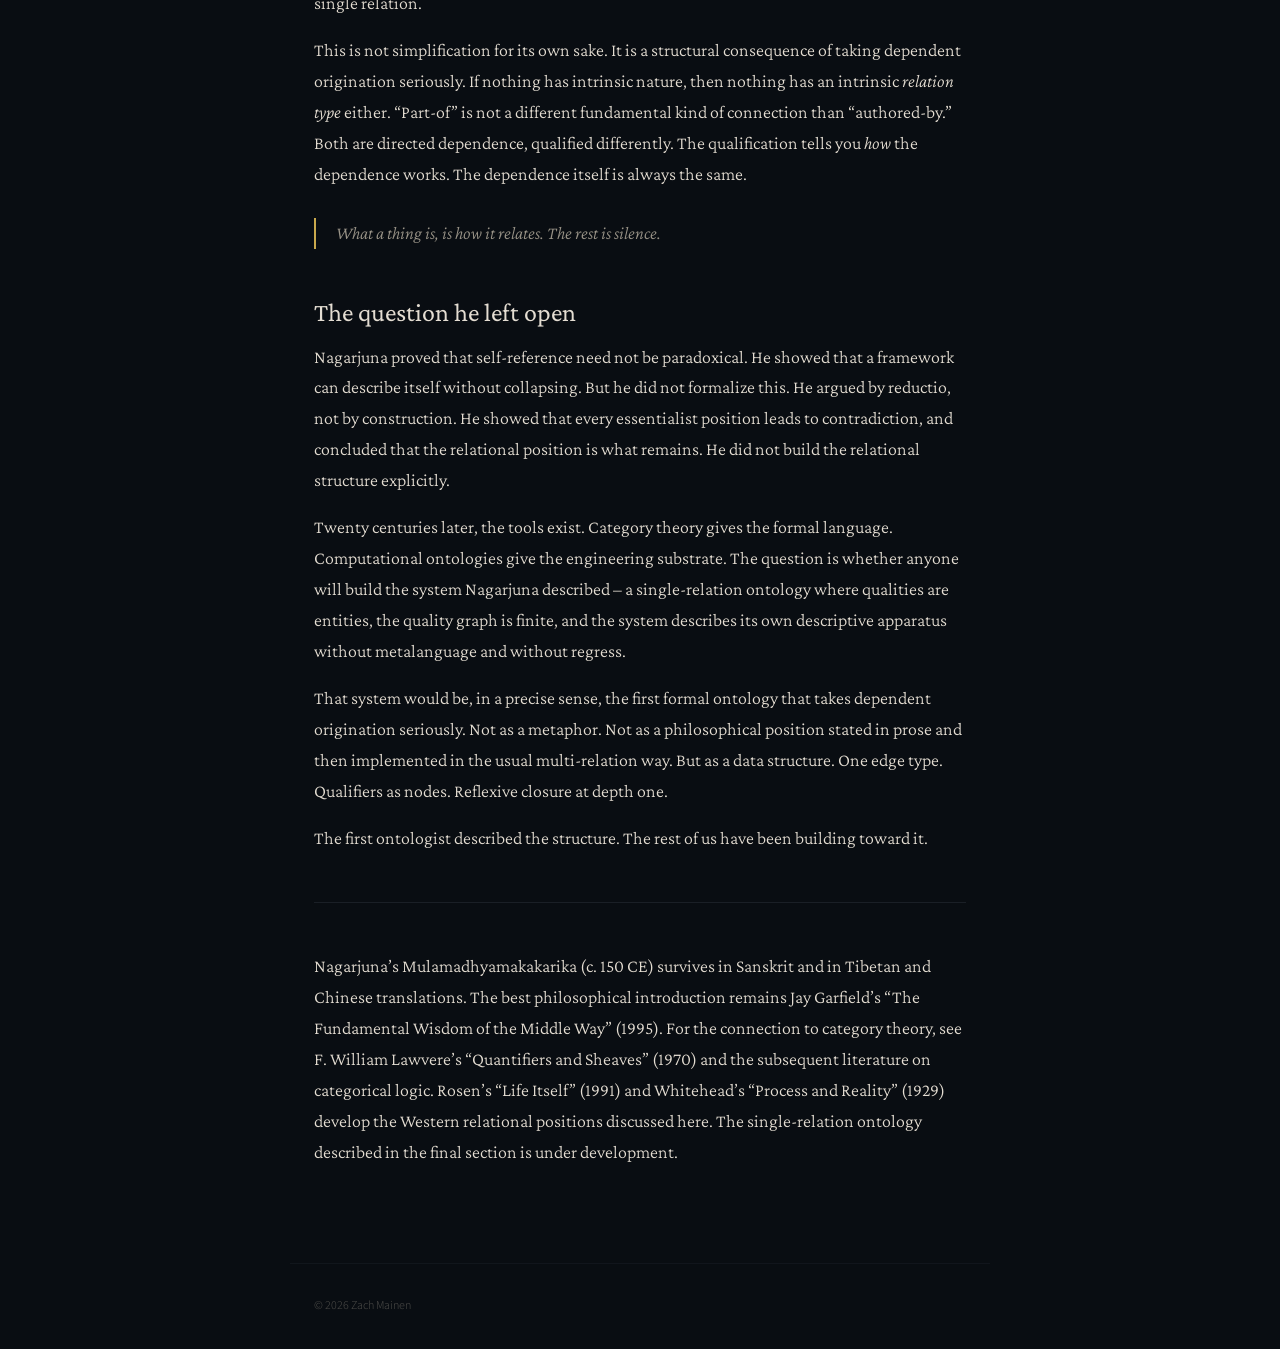
<file: essays/the-first-ontologist.html>
<!DOCTYPE html>
<html lang="en">
<head>
<meta charset="UTF-8">
<meta name="viewport" content="width=device-width, initial-scale=1.0">
<title>The First Ontologist &mdash; TTT Essays</title>
<link rel="stylesheet" href="../style.css">
</head>
<body>

<nav class="site-nav">
  <a href="/" class="nav-title">TTT</a>
  <div class="nav-links">
    <a href="../paper.html">Paper</a>
    <a href="../concepts/">Concepts</a>
    <a href="./" class="active">Essays</a>
  </div>
</nav>

<div class="content">

<a href="./" class="back-link">&larr; All essays</a>

<h1>The First Ontologist</h1>
<p class="author">Zach Mainen</p>

<p>Every ontology I have encountered begins with the same move: list the kinds of things that exist, then list the kinds of relations between them. BFO gives you 36 relations. DOLCE gives you more. Schema.org gives you hundreds. The assumption is always the same &ndash; the world is made of things, and the relations connect them. The things come first. The relations are secondary.</p>
<p>This assumption is so natural that questioning it feels perverse. Of course things come first. There is the cup, and there is the table, and the cup is <em>on</em> the table. Three elements: two things and a relation. What else could there be?</p>
<p>Nagarjuna questioned it. In the second century, in a monastery somewhere in what is now Andhra Pradesh, a Buddhist philosopher wrote 448 verses that dismantle the assumption so thoroughly that the Western ontological tradition is still catching up.</p>
<h2>Dependent origination</h2>
<p>The core claim is <em>pratityasamutpada</em> &ndash; dependent origination. Nothing exists independently. Everything arises in dependence on conditions. The cup exists because of the clay, the potter, the kiln, the convention that calls it a cup, the hand that reaches for it, the thirst it answers. Remove any of these and the cup is not the same cup. Remove enough of them and it is not a cup at all.</p>
<p>This is not the weak claim that things are <em>influenced</em> by their context. It is the strong claim that what a thing <em>is</em> is constituted by its relations. The cup&rsquo;s identity does not precede its relationships and then enter into them. The relationships are the identity. There is no residual cup-ness left over when you subtract all the relations.</p>
<p>The Western response to this claim is usually one of two objections. First: if things have no intrinsic nature, how do you distinguish one thing from another? Second: if everything depends on everything else, doesn&rsquo;t the whole system collapse into an undifferentiated soup?</p>
<p>Nagarjuna&rsquo;s answer to both is the same. Things are distinguishable precisely because they occupy different positions in the relational structure. You don&rsquo;t need an intrinsic essence to tell a cup from a table. You need different patterns of dependence. The cup holds liquid; the table holds cups. The relational pattern is enough. And the system doesn&rsquo;t collapse into soup because the relations are specific, directed, and structured &ndash; A depends on B in <em>this</em> way, not in every way. The structure is not a fog. It is a graph.</p>
<h2>Emptiness is not nothing</h2>
<p>The word Nagarjuna uses is <em>sunyata</em> &ndash; emptiness. It is the most misunderstood term in the history of philosophy. Western readers encounter it and hear nihilism: nothing is real, everything is illusion, we might as well give up. This is exactly wrong.</p>
<p>Emptiness means empty <em>of intrinsic nature</em>. Not empty of existence. The cup exists. It just doesn&rsquo;t exist the way you thought it did. It doesn&rsquo;t have a cup-essence that persists underneath its properties and relations. Its existence is its relational character, fully and without remainder. When Nagarjuna says the cup is empty, he means it is full &ndash; full of relations, full of dependencies, full of the conditions that make it what it is. Emptiness is plenitude, not absence.</p>
<p>The technical term is the <em>two truths</em> doctrine. Conventional truth: the cup is a cup, it holds coffee, you can drink from it. Ultimate truth: the cup is empty of intrinsic nature, its identity is constituted by its relations. These are not contradictory. They are two descriptions at different levels of analysis. You do not need to choose between them. The physicist who describes water as H2O and the thirsty person who describes it as something to drink are both right. Neither description exhausts the water.</p>
<p>What Nagarjuna adds is the claim that the conventional descriptions are <em>always</em> partial and the relational reality is <em>always</em> richer. Any formal description captures some relations and misses others. This is not a problem to be solved. It is a structural feature of the relationship between description and world.</p>
<h2>The self-referential move</h2>
<p>Here is where Nagarjuna does something that wouldn&rsquo;t be matched in Western philosophy until Godel and Wittgenstein, and arguably has still not been matched in ontology.</p>
<p>Emptiness is itself empty.</p>
<p>The doctrine of dependent origination does not have an intrinsic nature either. It is not a foundation stone on which the rest of the philosophy rests. It is itself relationally constituted &ndash; it exists as a description <em>of</em> dependent origination, which means it depends on the very phenomenon it describes. The framework describes itself. And it does so without contradiction.</p>
<p>This is remarkable because in formal logic, self-reference almost always produces paradox. A sentence that asserts its own truth is trivial. A sentence that asserts its own falsehood is paradoxical. A formal system that describes its own consistency is, by Godel&rsquo;s theorem, either incomplete or inconsistent. Self-reference seems inherently dangerous.</p>
<p>Nagarjuna avoids the trap because his framework is not a formal system with axioms. It is a claim about the structure of existence. The claim &ldquo;nothing has intrinsic nature&rdquo; includes itself: the claim does not have intrinsic nature. It exists as a relation between speaker, listener, language, and the phenomena it describes. Remove the speaker and it is a different claim (or no claim at all). Remove the listener and it communicates nothing. The self-reference is not paradoxical because the claim never claimed to be foundational in the first place. It is one more relation in the relational structure.</p>
<p>Western ontology has struggled with this for centuries. You build a system of categories &ndash; substance, quality, relation &ndash; and then you ask: what category do the categories belong to? Is &ldquo;substance&rdquo; itself a substance? Is &ldquo;quality&rdquo; a quality? If yes, infinite regress. If no, the system cannot describe itself. If sometimes, you need a metalanguage, and then you need a meta-metalanguage, and you are in Tarski&rsquo;s hierarchy forever.</p>
<p>Nagarjuna dissolves the problem. Categories are not intrinsic kinds. They are qualities of relations. &ldquo;Substance&rdquo; is a way of relating to something (treating it as independent). &ldquo;Quality&rdquo; is a way of relating to something (treating it as a property of something else). These are not features of the things themselves but descriptions of how we encounter them. The cup is a substance to the drinker and a quality of the clay to the potter. Same cup, different relational position, different category. The categories don&rsquo;t need to categorize themselves because they were never free-standing kinds in the first place.</p>
<h2>What Western ontology took 1,800 years to approach</h2>
<p>The closest Western approach to Nagarjuna&rsquo;s position arrived piecemeal across several centuries and traditions, none of them in direct contact with Madhyamaka Buddhism.</p>
<p>Leibniz, in the early eighteenth century, proposed the identity of indiscernibles: two things are identical if and only if they share all properties. This is almost relational &ndash; identity is determined by the totality of properties, not by a hidden substrate. But Leibniz still believed in monads with intrinsic perceptions. He stopped short.</p>
<p>Whitehead, in <em>Process and Reality</em> (1929), proposed that the fundamental units of existence are not substances but <em>occasions of experience</em> &ndash; events that arise through the &ldquo;prehension&rdquo; of prior events. This is dependent origination in process-philosophical dress. But Whitehead&rsquo;s actual occasions still have a subjective pole &ndash; a private, experiential dimension that is not reducible to relations. Nagarjuna would say: that private pole is itself empty. Its apparent privacy is just the relations you haven&rsquo;t enumerated yet.</p>
<p>Rosen, in <em>Life Itself</em> (1991), modeled living systems as organizations where every component&rsquo;s existence is explained by other components of the same system. His (M,R)-systems achieve &ldquo;closure to efficient causation&rdquo; &ndash; the system produces its own means of production. This is the biological face of dependent origination: a living system is one whose parts depend on each other in a closed loop. No external cause is needed once the loop is established. But Rosen located this closure specifically in organisms and argued it was &ldquo;non-computable.&rdquo; Nagarjuna&rsquo;s claim is more general: <em>everything</em> is dependently originated, not just life. And it is not non-computable; it is differently organized.</p>
<p>Category theory, developed from the 1940s onward by Eilenberg and Mac Lane, comes closest to the formal structure Nagarjuna implies. In category theory, objects are defined up to isomorphism by their morphisms &ndash; by how they relate to other objects, not by any internal structure. An object with no morphisms is indistinguishable from any other object with no morphisms. Identity is relational. The &ldquo;Yoneda lemma&rdquo; makes this precise: an object is fully characterized by how all other objects map into it. The object <em>is</em> its pattern of incoming relations.</p>
<p>This is dependent origination expressed as a theorem.</p>
<h2>Why this matters now</h2>
<p>Every knowledge graph, every database schema, every ontology standard faces the same design decision: how many primitive relations? The answer has always been &ldquo;several&rdquo; or &ldquo;many.&rdquo; BFO says 36. Schema.org says hundreds. The Gene Ontology has its own set, as does ChEBI, as does Dublin Core, as does FHIR. When two of these systems need to talk to each other, the result is ontology alignment &ndash; an expensive, fragile, often lossy mapping between incompatible relation vocabularies.</p>
<p>Nagarjuna&rsquo;s position suggests a radical alternative. One relation. Directed dependence: A depends on B. The <em>kind</em> of dependence &ndash; what would normally be encoded as separate relations (part-of, instance-of, authored-by, located-in) &ndash; lives not in the edge type but in a qualifier on the edge. And the qualifier is itself a node in the graph, subject to the same single relation.</p>
<p>This is not simplification for its own sake. It is a structural consequence of taking dependent origination seriously. If nothing has intrinsic nature, then nothing has an intrinsic <em>relation type</em> either. &ldquo;Part-of&rdquo; is not a different fundamental kind of connection than &ldquo;authored-by.&rdquo; Both are directed dependence, qualified differently. The qualification tells you <em>how</em> the dependence works. The dependence itself is always the same.</p>
<blockquote>
<p>What a thing is, is how it relates. The rest is silence.</p>
</blockquote>
<h2>The question he left open</h2>
<p>Nagarjuna proved that self-reference need not be paradoxical. He showed that a framework can describe itself without collapsing. But he did not formalize this. He argued by reductio, not by construction. He showed that every essentialist position leads to contradiction, and concluded that the relational position is what remains. He did not build the relational structure explicitly.</p>
<p>Twenty centuries later, the tools exist. Category theory gives the formal language. Computational ontologies give the engineering substrate. The question is whether anyone will build the system Nagarjuna described &ndash; a single-relation ontology where qualities are entities, the quality graph is finite, and the system describes its own descriptive apparatus without metalanguage and without regress.</p>
<p>That system would be, in a precise sense, the first formal ontology that takes dependent origination seriously. Not as a metaphor. Not as a philosophical position stated in prose and then implemented in the usual multi-relation way. But as a data structure. One edge type. Qualifiers as nodes. Reflexive closure at depth one.</p>
<p>The first ontologist described the structure. The rest of us have been building toward it.</p>
<hr />
<p>Nagarjuna&rsquo;s Mulamadhyamakakarika (c. 150 CE) survives in Sanskrit and in Tibetan and Chinese translations. The best philosophical introduction remains Jay Garfield&rsquo;s &ldquo;The Fundamental Wisdom of the Middle Way&rdquo; (1995). For the connection to category theory, see F. William Lawvere&rsquo;s &ldquo;Quantifiers and Sheaves&rdquo; (1970) and the subsequent literature on categorical logic. Rosen&rsquo;s &ldquo;Life Itself&rdquo; (1991) and Whitehead&rsquo;s &ldquo;Process and Reality&rdquo; (1929) develop the Western relational positions discussed here. The single-relation ontology described in the final section is under development.</p>

</div>

<footer class="site-footer">
  &copy; 2026 Zach Mainen
</footer>

</body>
</html>
</file>
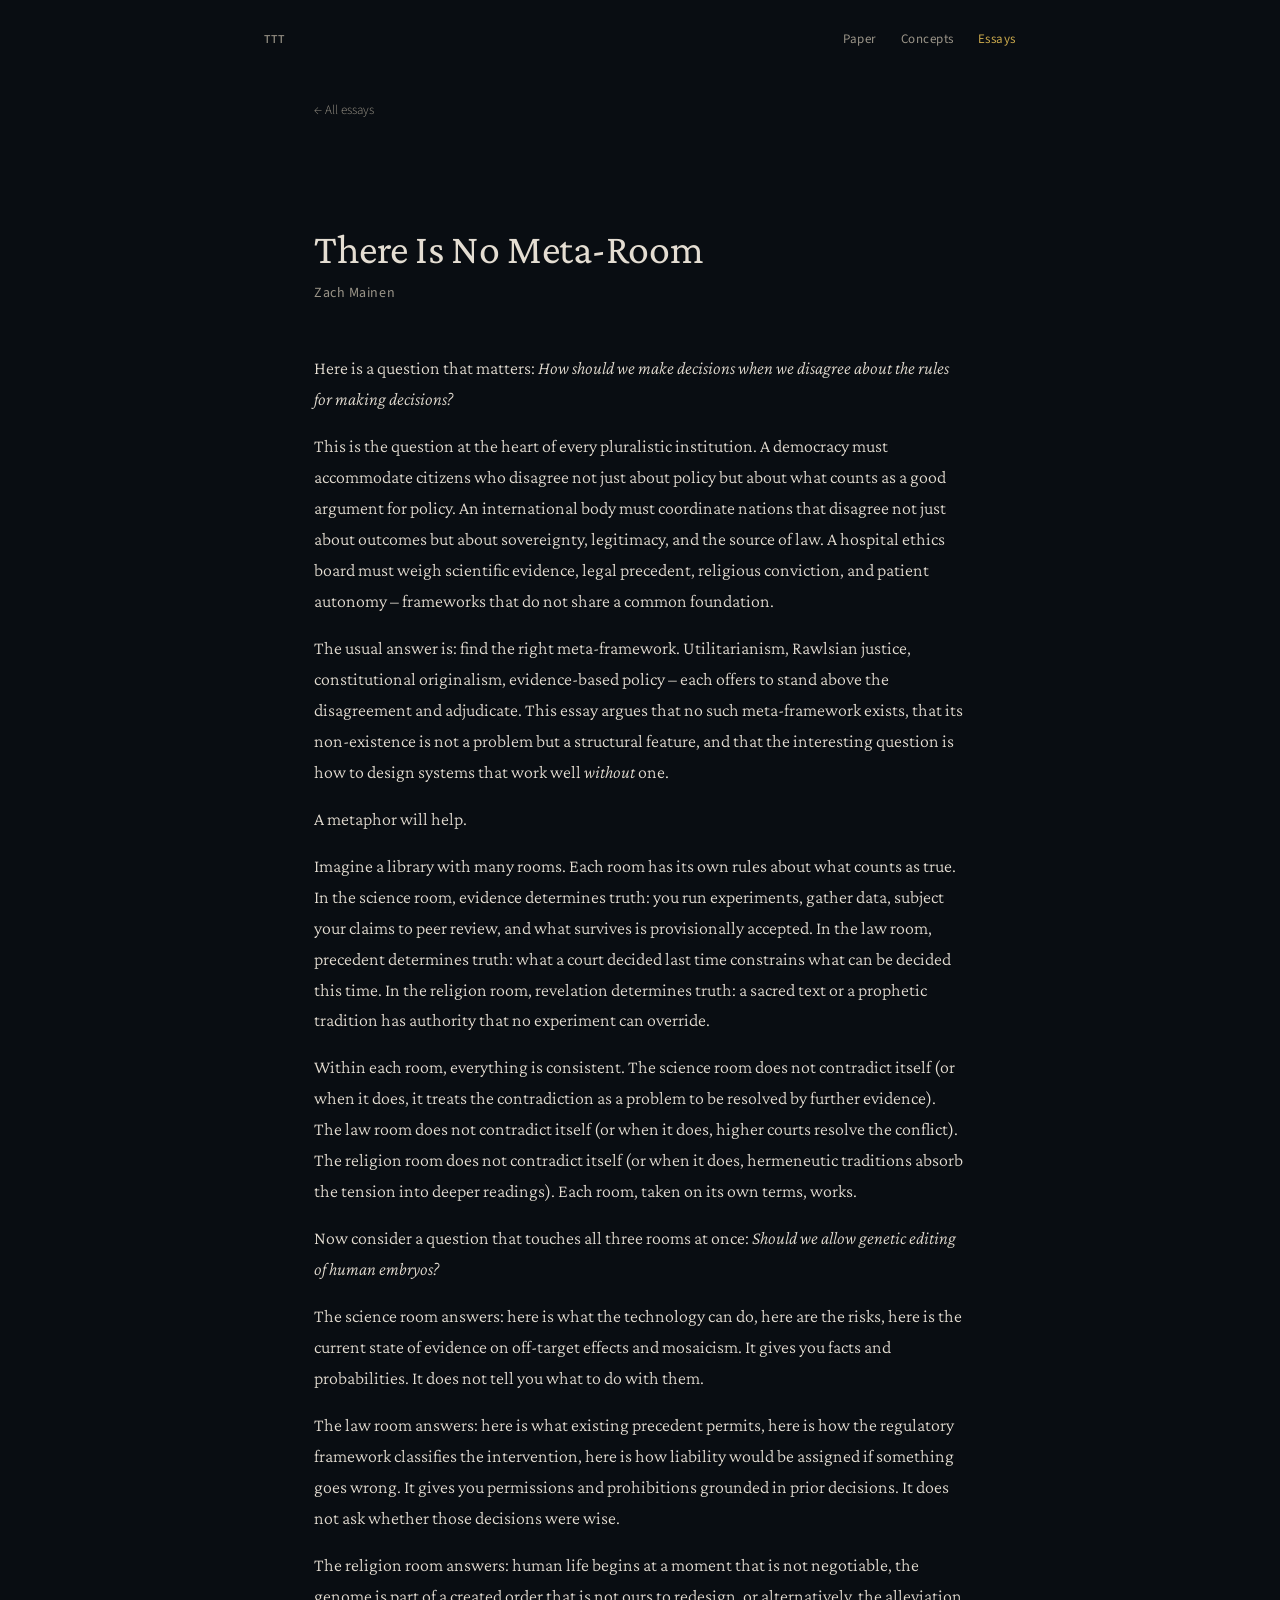
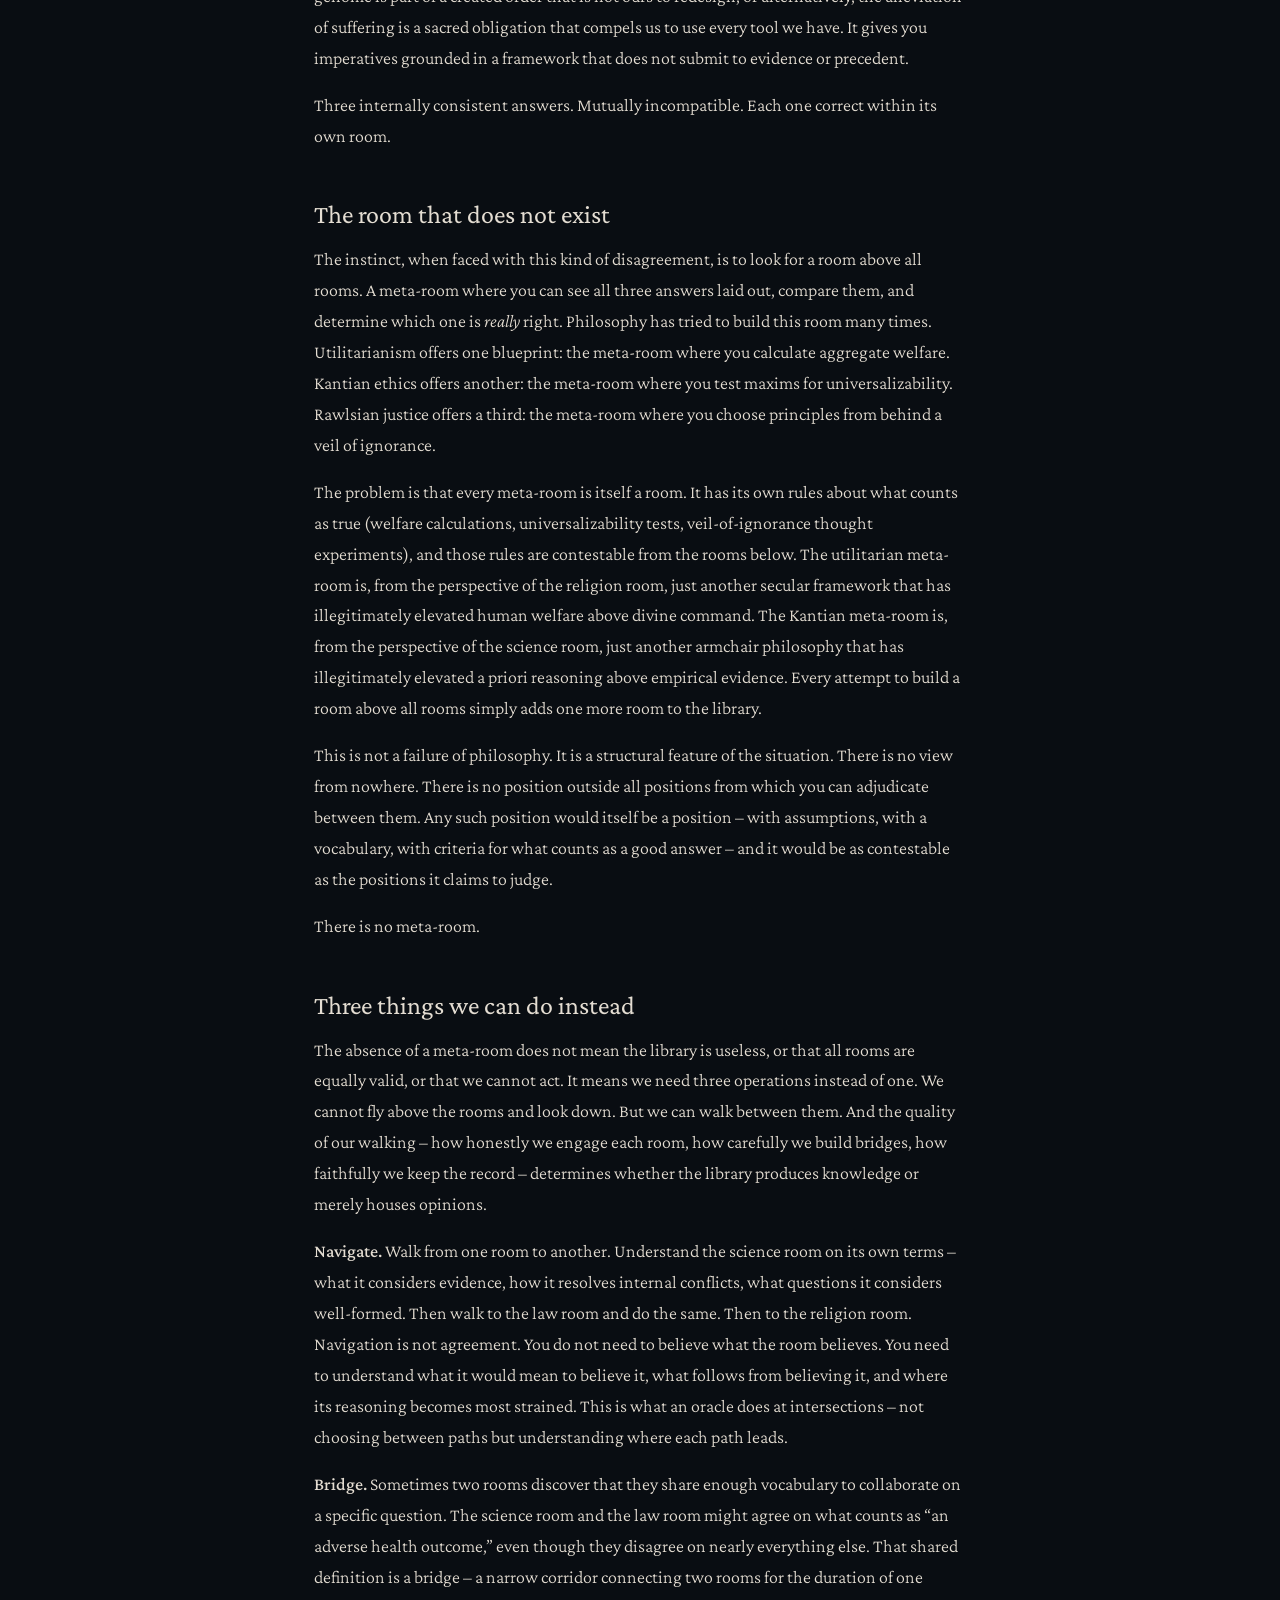
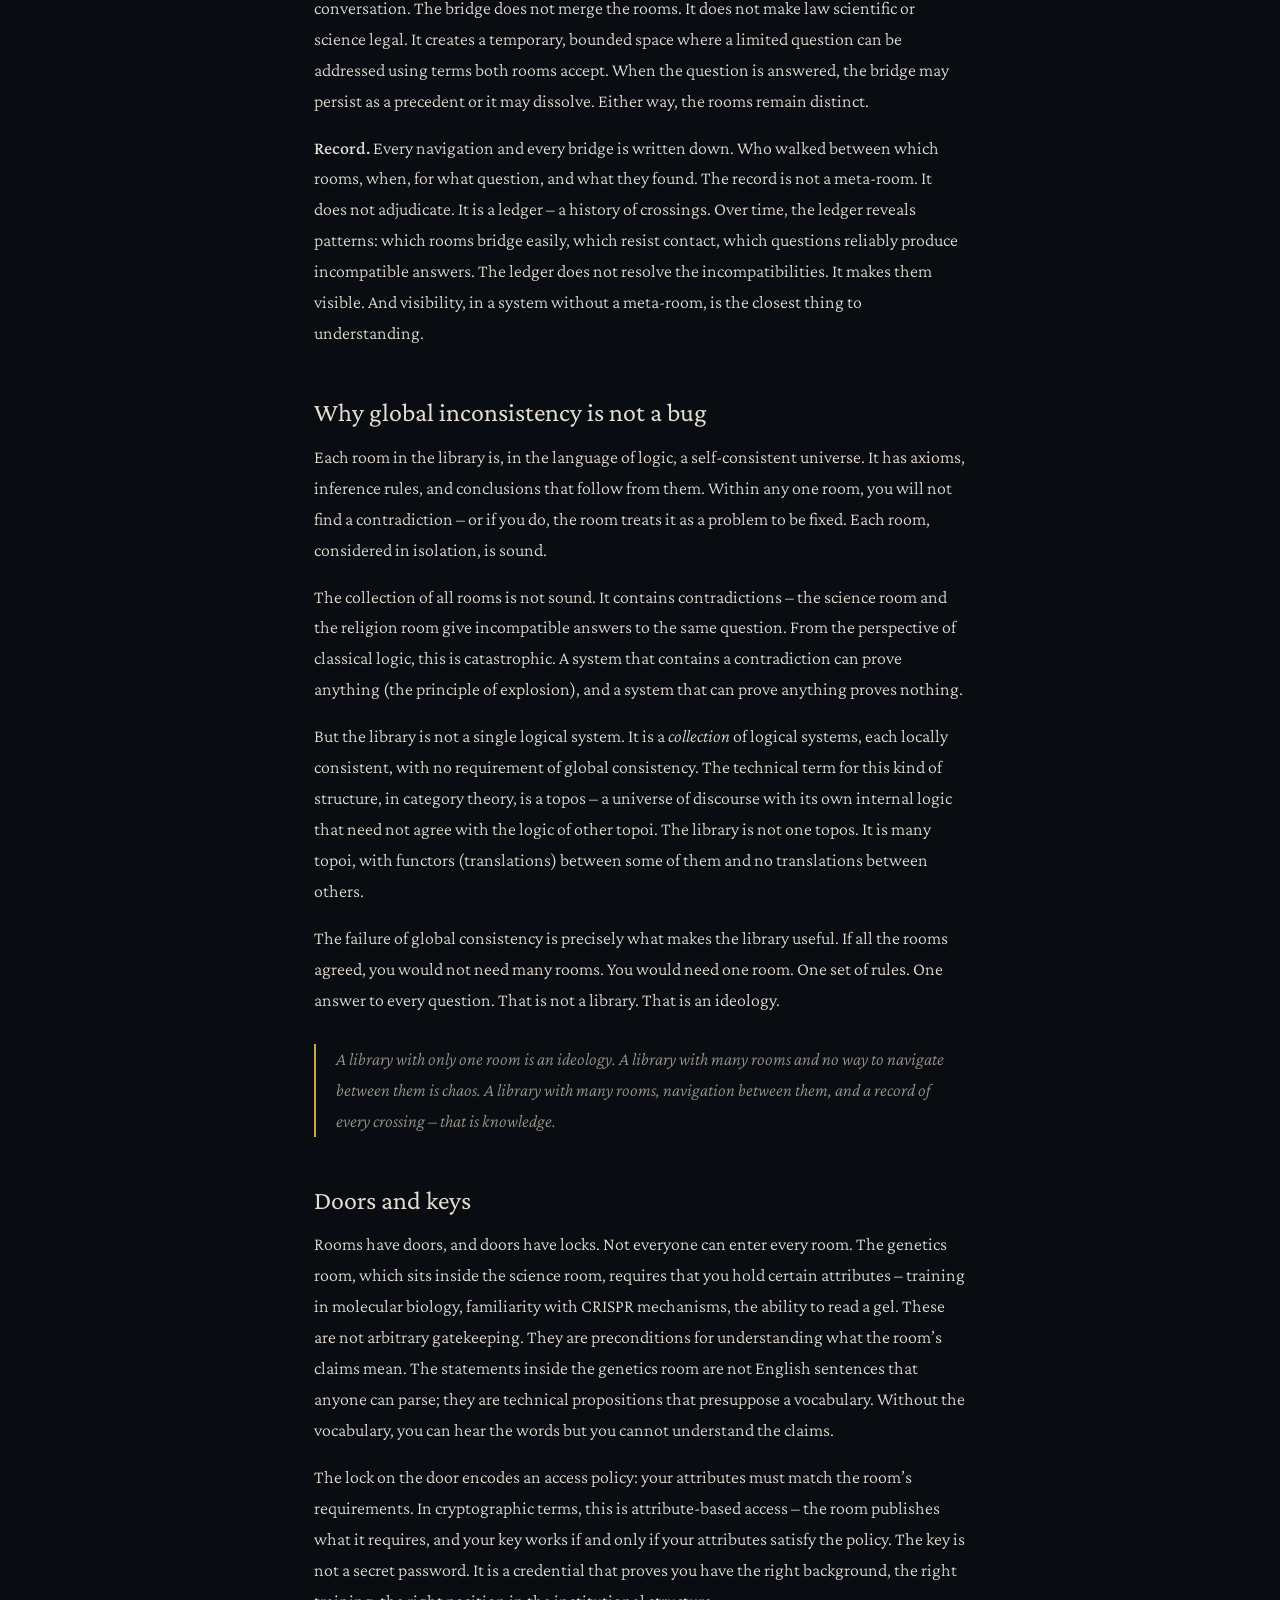
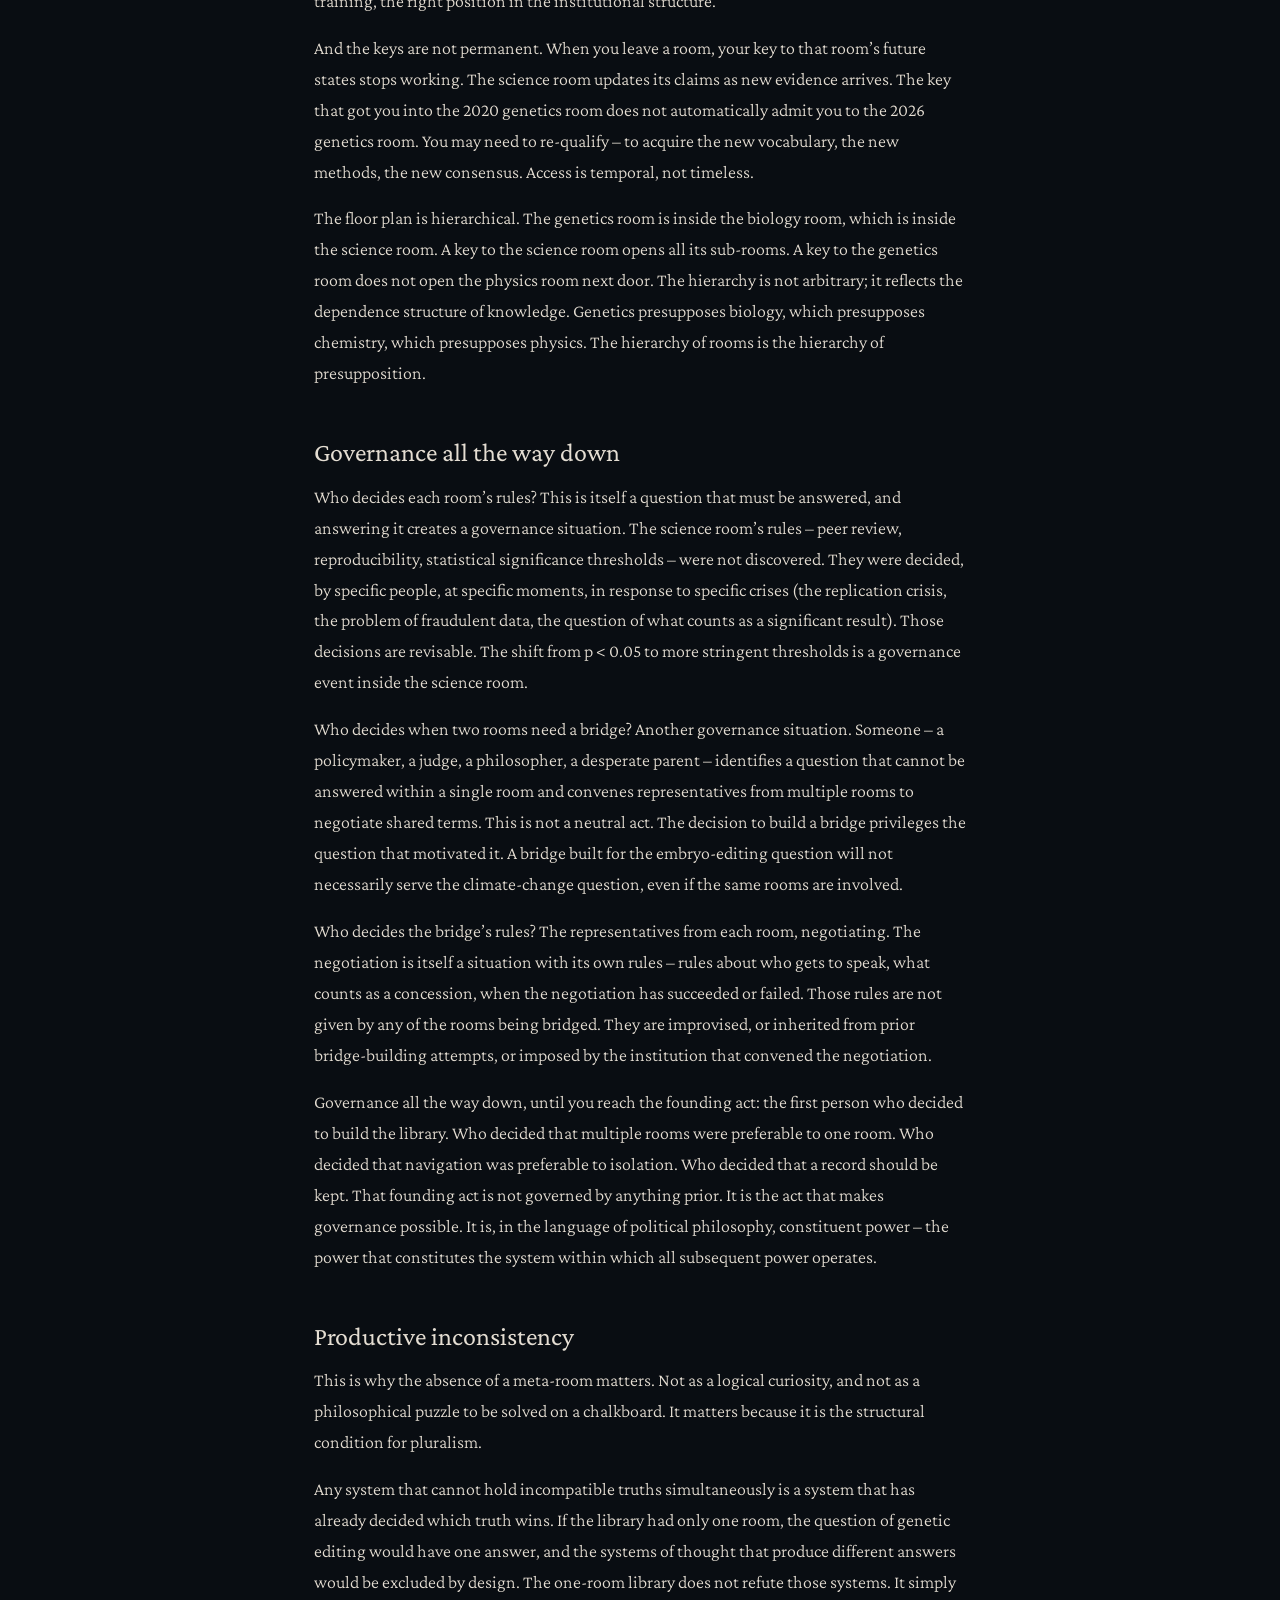
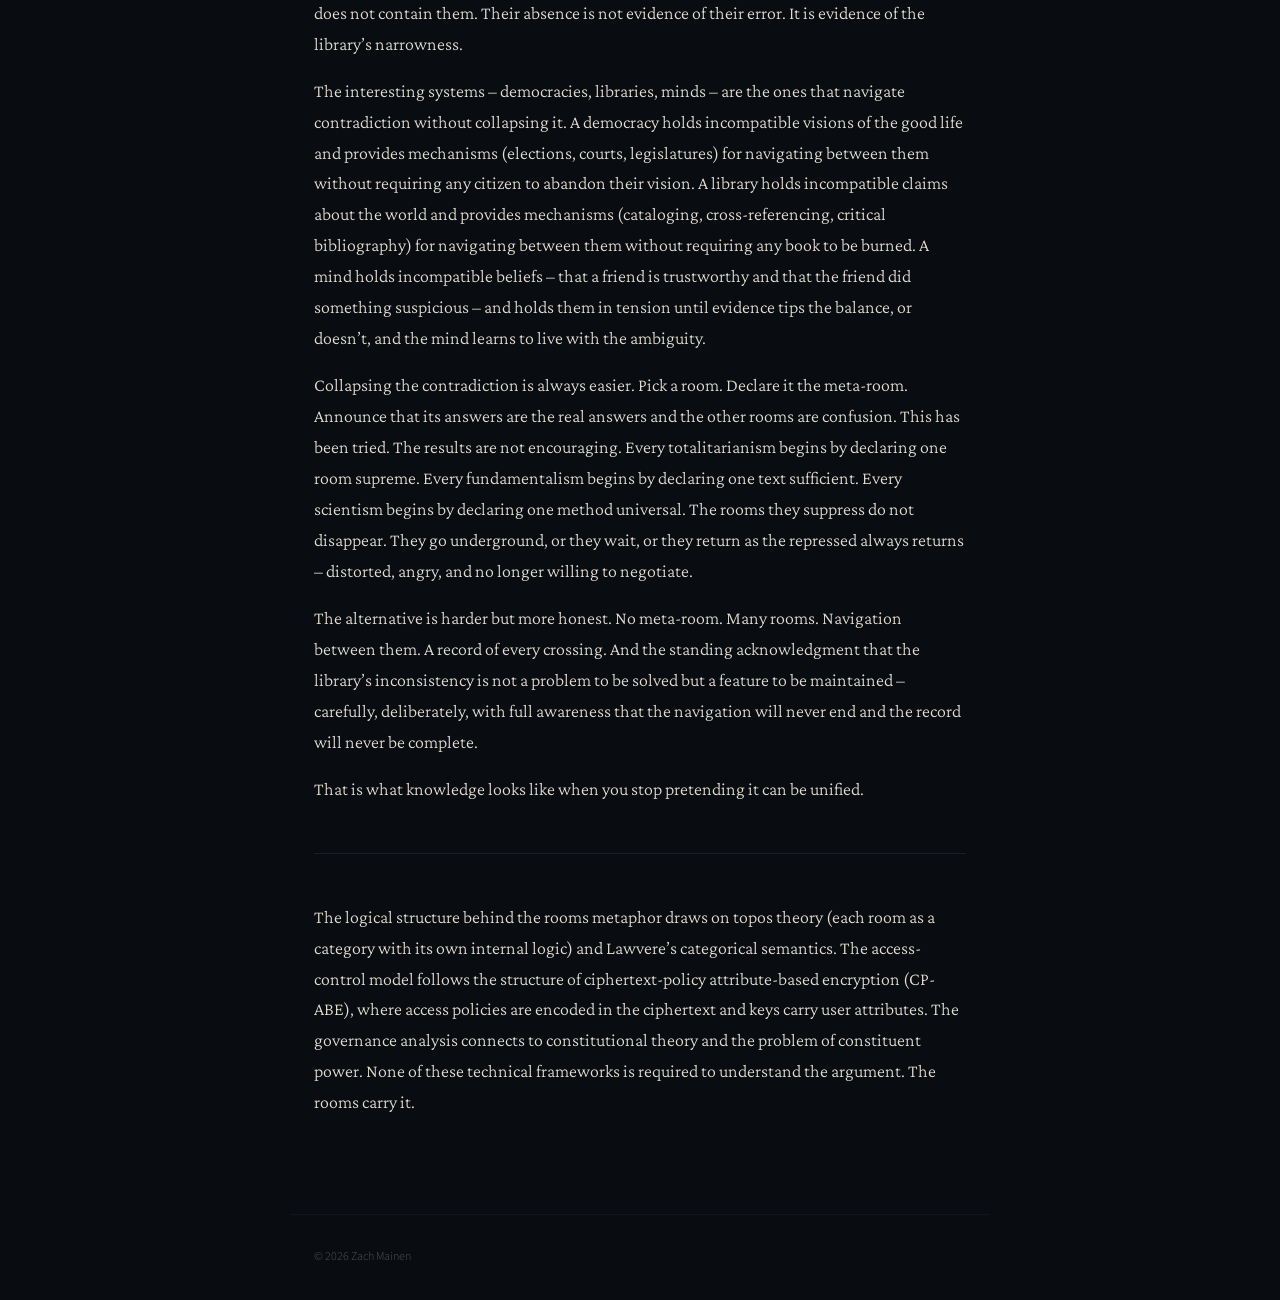
<file: essays/there-is-no-meta-room.html>
<!DOCTYPE html>
<html lang="en">
<head>
<meta charset="UTF-8">
<meta name="viewport" content="width=device-width, initial-scale=1.0">
<title>There Is No Meta-Room &mdash; TTT Essays</title>
<link rel="stylesheet" href="../style.css">
</head>
<body>

<nav class="site-nav">
  <a href="/" class="nav-title">TTT</a>
  <div class="nav-links">
    <a href="../paper.html">Paper</a>
    <a href="../concepts/">Concepts</a>
    <a href="./" class="active">Essays</a>
  </div>
</nav>

<div class="content">

<a href="./" class="back-link">&larr; All essays</a>

<h1>There Is No Meta-Room</h1>
<p class="author">Zach Mainen</p>

<p>Here is a question that matters: <em>How should we make decisions when we disagree about the rules for making decisions?</em></p>
<p>This is the question at the heart of every pluralistic institution. A democracy must accommodate citizens who disagree not just about policy but about what counts as a good argument for policy. An international body must coordinate nations that disagree not just about outcomes but about sovereignty, legitimacy, and the source of law. A hospital ethics board must weigh scientific evidence, legal precedent, religious conviction, and patient autonomy &ndash; frameworks that do not share a common foundation.</p>
<p>The usual answer is: find the right meta-framework. Utilitarianism, Rawlsian justice, constitutional originalism, evidence-based policy &ndash; each offers to stand above the disagreement and adjudicate. This essay argues that no such meta-framework exists, that its non-existence is not a problem but a structural feature, and that the interesting question is how to design systems that work well <em>without</em> one.</p>
<p>A metaphor will help.</p>
<p>Imagine a library with many rooms. Each room has its own rules about what counts as true. In the science room, evidence determines truth: you run experiments, gather data, subject your claims to peer review, and what survives is provisionally accepted. In the law room, precedent determines truth: what a court decided last time constrains what can be decided this time. In the religion room, revelation determines truth: a sacred text or a prophetic tradition has authority that no experiment can override.</p>
<p>Within each room, everything is consistent. The science room does not contradict itself (or when it does, it treats the contradiction as a problem to be resolved by further evidence). The law room does not contradict itself (or when it does, higher courts resolve the conflict). The religion room does not contradict itself (or when it does, hermeneutic traditions absorb the tension into deeper readings). Each room, taken on its own terms, works.</p>
<p>Now consider a question that touches all three rooms at once: <em>Should we allow genetic editing of human embryos?</em></p>
<p>The science room answers: here is what the technology can do, here are the risks, here is the current state of evidence on off-target effects and mosaicism. It gives you facts and probabilities. It does not tell you what to do with them.</p>
<p>The law room answers: here is what existing precedent permits, here is how the regulatory framework classifies the intervention, here is how liability would be assigned if something goes wrong. It gives you permissions and prohibitions grounded in prior decisions. It does not ask whether those decisions were wise.</p>
<p>The religion room answers: human life begins at a moment that is not negotiable, the genome is part of a created order that is not ours to redesign, or alternatively, the alleviation of suffering is a sacred obligation that compels us to use every tool we have. It gives you imperatives grounded in a framework that does not submit to evidence or precedent.</p>
<p>Three internally consistent answers. Mutually incompatible. Each one correct within its own room.</p>
<h2>The room that does not exist</h2>
<p>The instinct, when faced with this kind of disagreement, is to look for a room above all rooms. A meta-room where you can see all three answers laid out, compare them, and determine which one is <em>really</em> right. Philosophy has tried to build this room many times. Utilitarianism offers one blueprint: the meta-room where you calculate aggregate welfare. Kantian ethics offers another: the meta-room where you test maxims for universalizability. Rawlsian justice offers a third: the meta-room where you choose principles from behind a veil of ignorance.</p>
<p>The problem is that every meta-room is itself a room. It has its own rules about what counts as true (welfare calculations, universalizability tests, veil-of-ignorance thought experiments), and those rules are contestable from the rooms below. The utilitarian meta-room is, from the perspective of the religion room, just another secular framework that has illegitimately elevated human welfare above divine command. The Kantian meta-room is, from the perspective of the science room, just another armchair philosophy that has illegitimately elevated a priori reasoning above empirical evidence. Every attempt to build a room above all rooms simply adds one more room to the library.</p>
<p>This is not a failure of philosophy. It is a structural feature of the situation. There is no view from nowhere. There is no position outside all positions from which you can adjudicate between them. Any such position would itself be a position &ndash; with assumptions, with a vocabulary, with criteria for what counts as a good answer &ndash; and it would be as contestable as the positions it claims to judge.</p>
<p>There is no meta-room.</p>
<h2>Three things we can do instead</h2>
<p>The absence of a meta-room does not mean the library is useless, or that all rooms are equally valid, or that we cannot act. It means we need three operations instead of one. We cannot fly above the rooms and look down. But we can walk between them. And the quality of our walking &ndash; how honestly we engage each room, how carefully we build bridges, how faithfully we keep the record &ndash; determines whether the library produces knowledge or merely houses opinions.</p>
<p><strong>Navigate.</strong> Walk from one room to another. Understand the science room on its own terms &ndash; what it considers evidence, how it resolves internal conflicts, what questions it considers well-formed. Then walk to the law room and do the same. Then to the religion room. Navigation is not agreement. You do not need to believe what the room believes. You need to understand what it would mean to believe it, what follows from believing it, and where its reasoning becomes most strained. This is what an oracle does at intersections &ndash; not choosing between paths but understanding where each path leads.</p>
<p><strong>Bridge.</strong> Sometimes two rooms discover that they share enough vocabulary to collaborate on a specific question. The science room and the law room might agree on what counts as &ldquo;an adverse health outcome,&rdquo; even though they disagree on nearly everything else. That shared definition is a bridge &ndash; a narrow corridor connecting two rooms for the duration of one conversation. The bridge does not merge the rooms. It does not make law scientific or science legal. It creates a temporary, bounded space where a limited question can be addressed using terms both rooms accept. When the question is answered, the bridge may persist as a precedent or it may dissolve. Either way, the rooms remain distinct.</p>
<p><strong>Record.</strong> Every navigation and every bridge is written down. Who walked between which rooms, when, for what question, and what they found. The record is not a meta-room. It does not adjudicate. It is a ledger &ndash; a history of crossings. Over time, the ledger reveals patterns: which rooms bridge easily, which resist contact, which questions reliably produce incompatible answers. The ledger does not resolve the incompatibilities. It makes them visible. And visibility, in a system without a meta-room, is the closest thing to understanding.</p>
<h2>Why global inconsistency is not a bug</h2>
<p>Each room in the library is, in the language of logic, a self-consistent universe. It has axioms, inference rules, and conclusions that follow from them. Within any one room, you will not find a contradiction &ndash; or if you do, the room treats it as a problem to be fixed. Each room, considered in isolation, is sound.</p>
<p>The collection of all rooms is not sound. It contains contradictions &ndash; the science room and the religion room give incompatible answers to the same question. From the perspective of classical logic, this is catastrophic. A system that contains a contradiction can prove anything (the principle of explosion), and a system that can prove anything proves nothing.</p>
<p>But the library is not a single logical system. It is a <em>collection</em> of logical systems, each locally consistent, with no requirement of global consistency. The technical term for this kind of structure, in category theory, is a topos &ndash; a universe of discourse with its own internal logic that need not agree with the logic of other topoi. The library is not one topos. It is many topoi, with functors (translations) between some of them and no translations between others.</p>
<p>The failure of global consistency is precisely what makes the library useful. If all the rooms agreed, you would not need many rooms. You would need one room. One set of rules. One answer to every question. That is not a library. That is an ideology.</p>
<blockquote>
<p>A library with only one room is an ideology. A library with many rooms and no way to navigate between them is chaos. A library with many rooms, navigation between them, and a record of every crossing &ndash; that is knowledge.</p>
</blockquote>
<h2>Doors and keys</h2>
<p>Rooms have doors, and doors have locks. Not everyone can enter every room. The genetics room, which sits inside the science room, requires that you hold certain attributes &ndash; training in molecular biology, familiarity with CRISPR mechanisms, the ability to read a gel. These are not arbitrary gatekeeping. They are preconditions for understanding what the room&rsquo;s claims mean. The statements inside the genetics room are not English sentences that anyone can parse; they are technical propositions that presuppose a vocabulary. Without the vocabulary, you can hear the words but you cannot understand the claims.</p>
<p>The lock on the door encodes an access policy: your attributes must match the room&rsquo;s requirements. In cryptographic terms, this is attribute-based access &ndash; the room publishes what it requires, and your key works if and only if your attributes satisfy the policy. The key is not a secret password. It is a credential that proves you have the right background, the right training, the right position in the institutional structure.</p>
<p>And the keys are not permanent. When you leave a room, your key to that room&rsquo;s future states stops working. The science room updates its claims as new evidence arrives. The key that got you into the 2020 genetics room does not automatically admit you to the 2026 genetics room. You may need to re-qualify &ndash; to acquire the new vocabulary, the new methods, the new consensus. Access is temporal, not timeless.</p>
<p>The floor plan is hierarchical. The genetics room is inside the biology room, which is inside the science room. A key to the science room opens all its sub-rooms. A key to the genetics room does not open the physics room next door. The hierarchy is not arbitrary; it reflects the dependence structure of knowledge. Genetics presupposes biology, which presupposes chemistry, which presupposes physics. The hierarchy of rooms is the hierarchy of presupposition.</p>
<h2>Governance all the way down</h2>
<p>Who decides each room&rsquo;s rules? This is itself a question that must be answered, and answering it creates a governance situation. The science room&rsquo;s rules &ndash; peer review, reproducibility, statistical significance thresholds &ndash; were not discovered. They were decided, by specific people, at specific moments, in response to specific crises (the replication crisis, the problem of fraudulent data, the question of what counts as a significant result). Those decisions are revisable. The shift from p &lt; 0.05 to more stringent thresholds is a governance event inside the science room.</p>
<p>Who decides when two rooms need a bridge? Another governance situation. Someone &ndash; a policymaker, a judge, a philosopher, a desperate parent &ndash; identifies a question that cannot be answered within a single room and convenes representatives from multiple rooms to negotiate shared terms. This is not a neutral act. The decision to build a bridge privileges the question that motivated it. A bridge built for the embryo-editing question will not necessarily serve the climate-change question, even if the same rooms are involved.</p>
<p>Who decides the bridge&rsquo;s rules? The representatives from each room, negotiating. The negotiation is itself a situation with its own rules &ndash; rules about who gets to speak, what counts as a concession, when the negotiation has succeeded or failed. Those rules are not given by any of the rooms being bridged. They are improvised, or inherited from prior bridge-building attempts, or imposed by the institution that convened the negotiation.</p>
<p>Governance all the way down, until you reach the founding act: the first person who decided to build the library. Who decided that multiple rooms were preferable to one room. Who decided that navigation was preferable to isolation. Who decided that a record should be kept. That founding act is not governed by anything prior. It is the act that makes governance possible. It is, in the language of political philosophy, constituent power &ndash; the power that constitutes the system within which all subsequent power operates.</p>
<h2>Productive inconsistency</h2>
<p>This is why the absence of a meta-room matters. Not as a logical curiosity, and not as a philosophical puzzle to be solved on a chalkboard. It matters because it is the structural condition for pluralism.</p>
<p>Any system that cannot hold incompatible truths simultaneously is a system that has already decided which truth wins. If the library had only one room, the question of genetic editing would have one answer, and the systems of thought that produce different answers would be excluded by design. The one-room library does not refute those systems. It simply does not contain them. Their absence is not evidence of their error. It is evidence of the library&rsquo;s narrowness.</p>
<p>The interesting systems &ndash; democracies, libraries, minds &ndash; are the ones that navigate contradiction without collapsing it. A democracy holds incompatible visions of the good life and provides mechanisms (elections, courts, legislatures) for navigating between them without requiring any citizen to abandon their vision. A library holds incompatible claims about the world and provides mechanisms (cataloging, cross-referencing, critical bibliography) for navigating between them without requiring any book to be burned. A mind holds incompatible beliefs &ndash; that a friend is trustworthy and that the friend did something suspicious &ndash; and holds them in tension until evidence tips the balance, or doesn&rsquo;t, and the mind learns to live with the ambiguity.</p>
<p>Collapsing the contradiction is always easier. Pick a room. Declare it the meta-room. Announce that its answers are the real answers and the other rooms are confusion. This has been tried. The results are not encouraging. Every totalitarianism begins by declaring one room supreme. Every fundamentalism begins by declaring one text sufficient. Every scientism begins by declaring one method universal. The rooms they suppress do not disappear. They go underground, or they wait, or they return as the repressed always returns &ndash; distorted, angry, and no longer willing to negotiate.</p>
<p>The alternative is harder but more honest. No meta-room. Many rooms. Navigation between them. A record of every crossing. And the standing acknowledgment that the library&rsquo;s inconsistency is not a problem to be solved but a feature to be maintained &ndash; carefully, deliberately, with full awareness that the navigation will never end and the record will never be complete.</p>
<p>That is what knowledge looks like when you stop pretending it can be unified.</p>
<hr />
<p>The logical structure behind the rooms metaphor draws on topos theory (each room as a category with its own internal logic) and Lawvere&rsquo;s categorical semantics. The access-control model follows the structure of ciphertext-policy attribute-based encryption (CP-ABE), where access policies are encoded in the ciphertext and keys carry user attributes. The governance analysis connects to constitutional theory and the problem of constituent power. None of these technical frameworks is required to understand the argument. The rooms carry it.</p>

</div>

<footer class="site-footer">
  &copy; 2026 Zach Mainen
</footer>

</body>
</html>
</file>
<file: style.css>
/* TTT — Same but Different: A Topological Theory of Things */

@import url('https://fonts.googleapis.com/css2?family=Crimson+Pro:ital,wght@0,300;0,400;0,500;0,600;1,300;1,400&family=Source+Sans+3:wght@300;400;500;600&display=swap');

*, *::before, *::after { box-sizing: border-box; margin: 0; padding: 0; }

:root {
  --bg: #090d12;
  --bg2: #0f1419;
  --cream: #e4ddd2;
  --cream-dim: #9a9488;
  --gold: #c9a84c;
  --gold-dim: rgba(201,168,76,0.12);
  --line: #1a1f26;
}

html { scroll-behavior: smooth; }

body {
  background: var(--bg);
  color: var(--cream);
  font-family: 'Crimson Pro', Georgia, 'Times New Roman', serif;
  line-height: 1.72;
  font-size: 18px;
  font-weight: 300;
  -webkit-font-smoothing: antialiased;
}

/* ---- Navigation ---- */

.site-nav {
  max-width: 800px;
  margin: 0 auto;
  padding: 28px 24px 0;
  display: flex;
  justify-content: space-between;
  align-items: baseline;
  font-family: 'Source Sans 3', 'Helvetica Neue', sans-serif;
  font-size: 13px;
  font-weight: 400;
  letter-spacing: 0.04em;
}

.site-nav a {
  color: var(--cream-dim);
  text-decoration: none;
  transition: color 0.2s;
}

.site-nav a:hover,
.site-nav a.active {
  color: var(--gold);
}

.nav-title {
  font-weight: 500;
  color: var(--cream);
  letter-spacing: 0.08em;
  text-transform: uppercase;
  font-size: 12px;
}

.nav-links {
  display: flex;
  gap: 24px;
}

/* ---- Content area ---- */

.content {
  max-width: 700px;
  margin: 0 auto;
  padding: 0 24px 80px;
}

/* ---- Links ---- */

a {
  color: var(--gold);
  text-decoration: none;
  transition: opacity 0.2s;
}

a:hover {
  opacity: 0.75;
}

/* ---- Headings ---- */

h1 {
  font-family: 'Crimson Pro', Georgia, serif;
  font-weight: 400;
  font-size: 42px;
  line-height: 1.15;
  color: var(--cream);
  margin-top: 80px;
  margin-bottom: 8px;
  letter-spacing: -0.01em;
}

h2 {
  font-family: 'Crimson Pro', Georgia, serif;
  font-weight: 400;
  font-size: 26px;
  line-height: 1.25;
  color: var(--cream);
  margin-top: 48px;
  margin-bottom: 12px;
}

h3 {
  font-family: 'Crimson Pro', Georgia, serif;
  font-weight: 500;
  font-size: 20px;
  line-height: 1.3;
  color: var(--cream);
  margin-top: 36px;
  margin-bottom: 8px;
}

/* ---- Paragraphs and text ---- */

p {
  margin-bottom: 16px;
}

.subtitle {
  font-size: 20px;
  font-style: italic;
  font-weight: 300;
  color: var(--cream-dim);
  margin-bottom: 32px;
  line-height: 1.5;
}

.author {
  font-family: 'Source Sans 3', sans-serif;
  font-size: 14px;
  font-weight: 400;
  color: var(--cream-dim);
  letter-spacing: 0.04em;
  margin-bottom: 48px;
}

/* ---- Blockquotes ---- */

blockquote {
  border-left: 2px solid var(--gold);
  padding-left: 20px;
  margin: 28px 0;
  color: var(--cream-dim);
  font-style: italic;
}

/* ---- Lists ---- */

ul, ol {
  margin: 16px 0;
  padding-left: 28px;
}

li {
  margin-bottom: 6px;
}

/* ---- Horizontal rule ---- */

hr {
  border: none;
  border-top: 1px solid var(--line);
  margin: 48px 0;
}

/* ---- Strong / emphasis ---- */

strong {
  font-weight: 500;
  color: var(--cream);
}

em {
  font-style: italic;
}

/* ---- Code ---- */

code {
  font-family: 'IBM Plex Mono', 'SF Mono', monospace;
  font-size: 0.85em;
  background: var(--bg2);
  padding: 2px 6px;
  border-radius: 3px;
}

/* ---- Hero (landing page) ---- */

.hero {
  text-align: center;
  padding: 120px 24px 60px;
  max-width: 700px;
  margin: 0 auto;
}

.hero h1 {
  font-size: 48px;
  margin-top: 0;
  margin-bottom: 16px;
}

.hero .subtitle {
  font-size: 22px;
  margin-bottom: 12px;
}

.hero .author {
  margin-bottom: 0;
}

/* ---- Section cards (landing) ---- */

.section-card {
  border-top: 1px solid var(--line);
  padding: 40px 0;
}

.section-card h2 {
  margin-top: 0;
  font-size: 22px;
}

.section-card p {
  color: var(--cream-dim);
}

.section-link {
  display: inline-block;
  font-family: 'Source Sans 3', sans-serif;
  font-size: 14px;
  font-weight: 500;
  color: var(--gold);
  margin-top: 8px;
  letter-spacing: 0.03em;
}

/* ---- Essay list ---- */

.essay-list {
  list-style: none;
  padding: 0;
}

.essay-item {
  border-top: 1px solid var(--line);
  padding: 32px 0;
}

.essay-item:first-child {
  border-top: none;
}

.essay-item h3 {
  margin-top: 0;
  margin-bottom: 6px;
}

.essay-item h3 a {
  color: var(--cream);
}

.essay-item h3 a:hover {
  color: var(--gold);
}

.essay-excerpt {
  color: var(--cream-dim);
  font-size: 16px;
  line-height: 1.6;
  margin: 0;
}

/* ---- Paper page ---- */

.paper-meta {
  font-family: 'Source Sans 3', sans-serif;
  font-size: 14px;
  color: var(--cream-dim);
  margin-bottom: 48px;
  display: flex;
  gap: 24px;
  align-items: center;
}

.paper-meta a {
  font-weight: 500;
}

.bibliography {
  margin-top: 48px;
  font-size: 15px;
  line-height: 1.6;
  color: var(--cream-dim);
}

.bibliography p {
  margin-bottom: 8px;
  padding-left: 2em;
  text-indent: -2em;
}

.footnotes {
  margin-top: 48px;
  font-size: 15px;
  color: var(--cream-dim);
}

/* ---- Back link ---- */

.back-link {
  display: inline-block;
  font-family: 'Source Sans 3', sans-serif;
  font-size: 13px;
  color: var(--cream-dim);
  margin-top: 48px;
  margin-bottom: 24px;
}

.back-link:hover {
  color: var(--gold);
}

/* ---- Footer ---- */

.site-footer {
  max-width: 700px;
  margin: 0 auto;
  padding: 32px 24px;
  border-top: 1px solid var(--line);
  font-family: 'Source Sans 3', sans-serif;
  font-size: 12px;
  color: var(--cream-dim);
  opacity: 0.5;
}

/* ---- Responsive ---- */

@media (max-width: 600px) {
  .hero { padding: 80px 20px 40px; }
  .hero h1 { font-size: 32px; }
  .hero .subtitle { font-size: 18px; }
  h1 { font-size: 32px; }
  h2 { font-size: 22px; }
  body { font-size: 17px; }
  .content { padding: 0 20px 60px; }
  .site-nav { padding: 20px 20px 0; }
  .nav-links { gap: 16px; }
}
</file>
